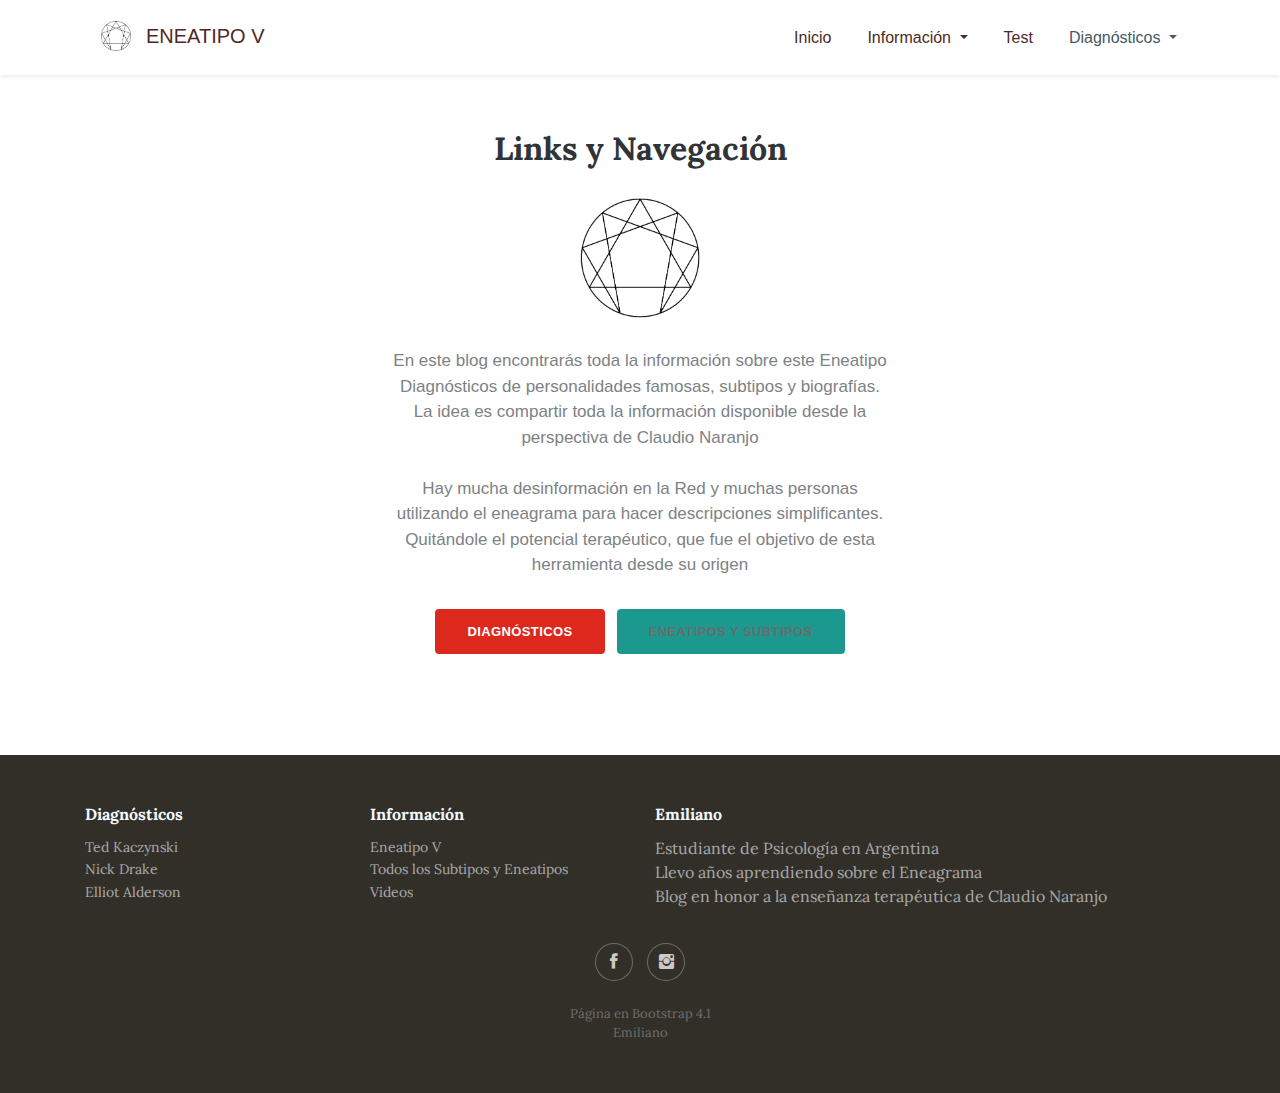
<file: index.html>
<!DOCTYPE html>
<html>

<head>
    <meta charset="utf-8">
    <meta name="viewport" content="width=device-width, initial-scale=1.0, shrink-to-fit=no">
    <title>Eneatipo V | Blog sobre Eneagrama</title>
    <meta name="description" content="Blog sobre el Eneatipo Cinco y el Eneagrama según Claudio Naranjo">
    <link rel="stylesheet" href="assets/bootstrap/css/bootstrap.min.css">
    <link rel="stylesheet" href="assets/fonts/ionicons.min.css">
    <link rel="stylesheet" href="https://fonts.googleapis.com/css?family=Lora">
    <link rel="stylesheet" href="assets/css/styles.min.css">
</head>

<body>
    <nav class="navbar navbar-light navbar-expand-md shadow-sm navigation-clean" style="background-color: rgb(255,255,255);">
        <div class="container"><a class="navbar-brand" href="#" style="color: rgb(79,41,38);font-weight: normal;font-style: normal;margin: 0px 16px;"><img src="assets/img/asdasda22222.png" style="width: 30px;margin: 0px 15px 3px 0px;">ENEATIPO V<br></a><button class="navbar-toggler"
                data-toggle="collapse" data-target="#navcol-1"><span class="sr-only">Toggle navigation</span><span class="navbar-toggler-icon"></span></button>
            <div class="collapse navbar-collapse" id="navcol-1">
                <ul class="nav navbar-nav ml-auto">
                    <li class="nav-item" role="presentation"><a class="nav-link active" href="#" style="color: rgb(79,41,38);">Inicio</a></li>
                    <li class="dropdown nav-item"><a class="dropdown-toggle nav-link" data-toggle="dropdown" aria-expanded="false" href="#" style="color: rgb(79,41,38);">Información&nbsp;</a>
                        <div class="dropdown-menu" role="menu"><a class="dropdown-item" role="presentation" href="info/eneatipos-completo.html">Todos los Eneatipos y Subtipos</a><a class="dropdown-item" role="presentation" href="info/cinco.html">Eneatipo V</a></div>
                    </li>
                    <li class="nav-item" role="presentation"><a class="nav-link" href="#" style="color: rgb(79,41,38);">Test</a></li>
                    <li class="dropdown nav-item"><a class="dropdown-toggle nav-link" data-toggle="dropdown" aria-expanded="false">Diagnósticos&nbsp;</a>
                        <div class="dropdown-menu" role="menu"><a class="dropdown-item" role="presentation" href="articles/kaczynski.html">Ted Kaczynski</a><a class="dropdown-item" role="presentation" href="articles/nick-drake.html">Nick Drake</a><a class="dropdown-item" role="presentation"
                                href="articles/nietzsche.html">Friedrich Nietzsche</a><a class="dropdown-item" role="presentation" href="articles/mr-robot.html">Mr Robot</a><a class="dropdown-item" role="presentation" href="articles/mazzy-star.html">Mazzy Star</a></div>
                    </li>
                </ul>
            </div>
        </div>
    </nav>
    <div class="highlight-clean">
        <div class="container">
            <div class="intro">
                <h2 class="text-center" style="font-family: Lora, serif;">Links y Navegación</h2><img class="d-flex mx-auto" src="assets/img/logo.png" style="height: 120px;margin-bottom: 30px;">
                <p class="text-center" style="font-size: 17px;">En este blog encontrarás toda la información sobre este Eneatipo<br>Diagnósticos de personalidades famosas, subtipos y biografías. La idea es compartir toda la información disponible desde la perspectiva de Claudio Naranjo<br><br>Hay mucha
                    desinformación en la Red y muchas personas utilizando el eneagrama para hacer descripciones simplificantes. Quitándole el potencial terapéutico, que fue el objetivo de esta herramienta desde su origen</p>
            </div>
            <div class="buttons"><button class="btn btn-light" type="button" style="background-color: rgb(218,18,5);color: rgb(255,255,255);">diagnósticos</button><a class="btn btn-primary" role="button" href="#" style="background-color: rgb(210,210,210);color: rgb(91,91,91);">eneatipos y subtipos</a></div>
        </div>
    </div>
    <div class="footer-dark" style="background-color: rgb(50,46,40);margin-top: 45px;font-family: Lora, serif;">
        <footer>
            <div class="container">
                <div class="row">
                    <div class="col-sm-6 col-md-3 item">
                        <h3>Diagnósticos</h3>
                        <ul>
                            <li><a href="#">Ted Kaczynski</a></li>
                            <li><a href="#">Nick Drake</a></li>
                            <li><a href="#">Elliot Alderson</a></li>
                        </ul>
                    </div>
                    <div class="col-sm-6 col-md-3 item">
                        <h3>Información</h3>
                        <ul>
                            <li><a href="#">Eneatipo V</a></li>
                            <li><a href="#">Todos los Subtipos y Eneatipos</a></li>
                            <li><a href="#">Videos</a></li>
                        </ul>
                    </div>
                    <div class="col-md-6 item text">
                        <h3>Emiliano</h3>
                        <p>Estudiante de Psicología en Argentina<br>Llevo años aprendiendo sobre el Eneagrama<br>Blog en honor a la enseñanza terapéutica de Claudio Naranjo</p>
                    </div>
                    <div class="col item social"><a href="#"><i class="icon ion-social-facebook"></i></a><a href="#"><i class="icon ion-social-instagram"></i></a></div>
                </div>
                <p class="copyright">Página en Bootstrap 4.1<br>Emiliano</p>
            </div>
        </footer>
    </div>
    <script src="assets/js/jquery.min.js"></script>
    <script src="assets/bootstrap/js/bootstrap.min.js"></script>
</body>

</html>
</file>
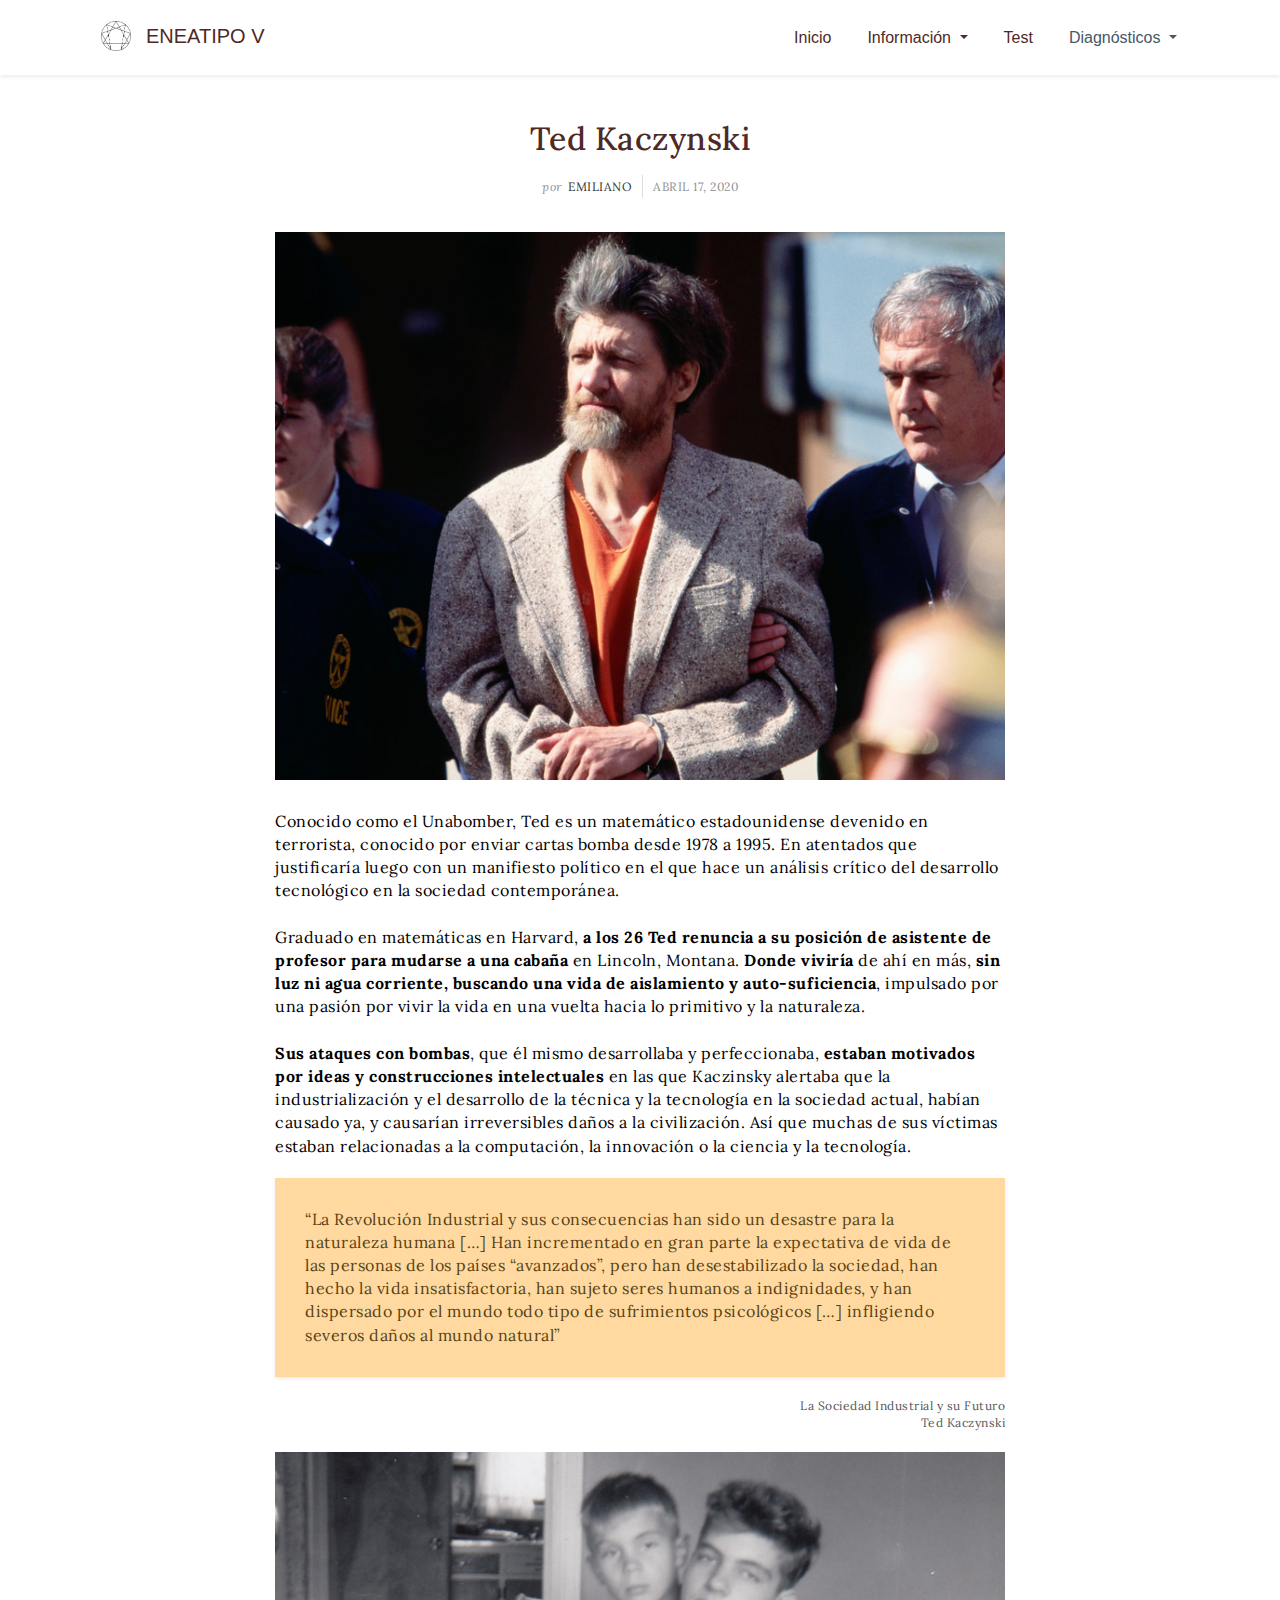
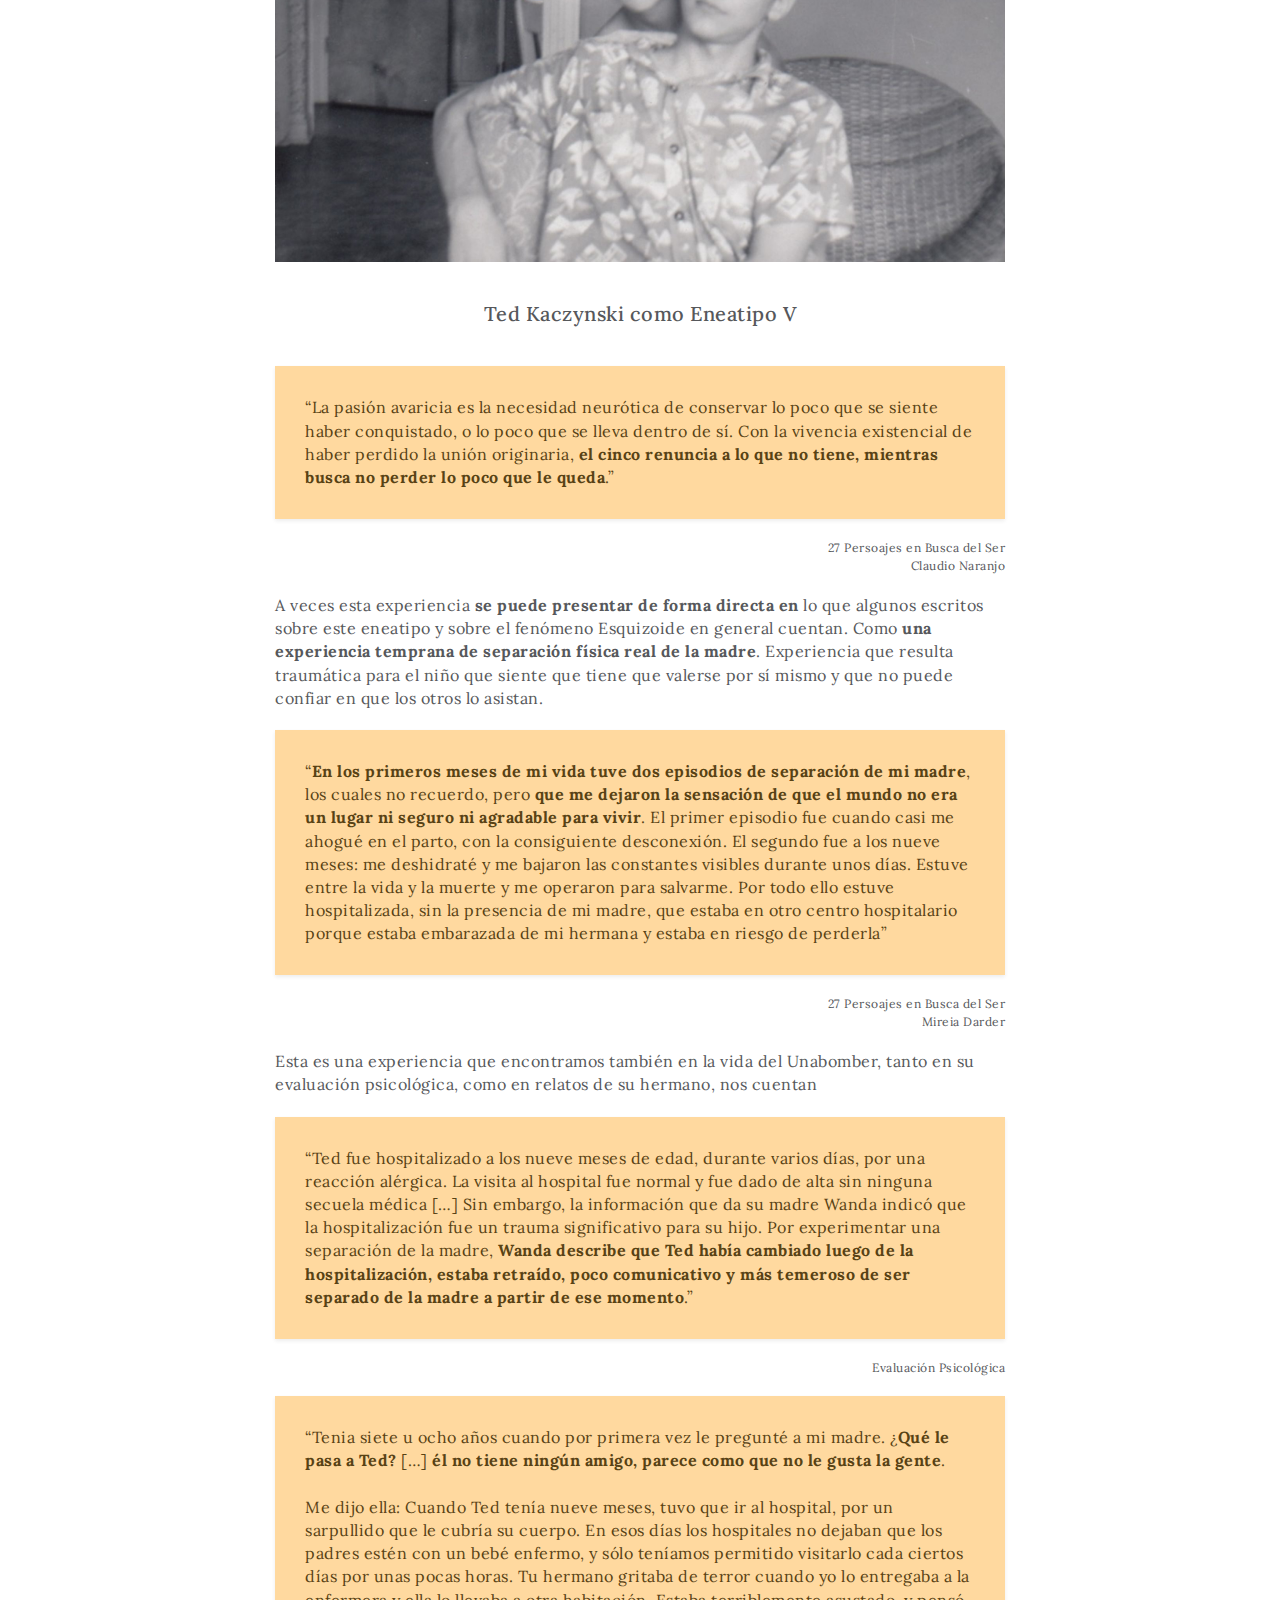
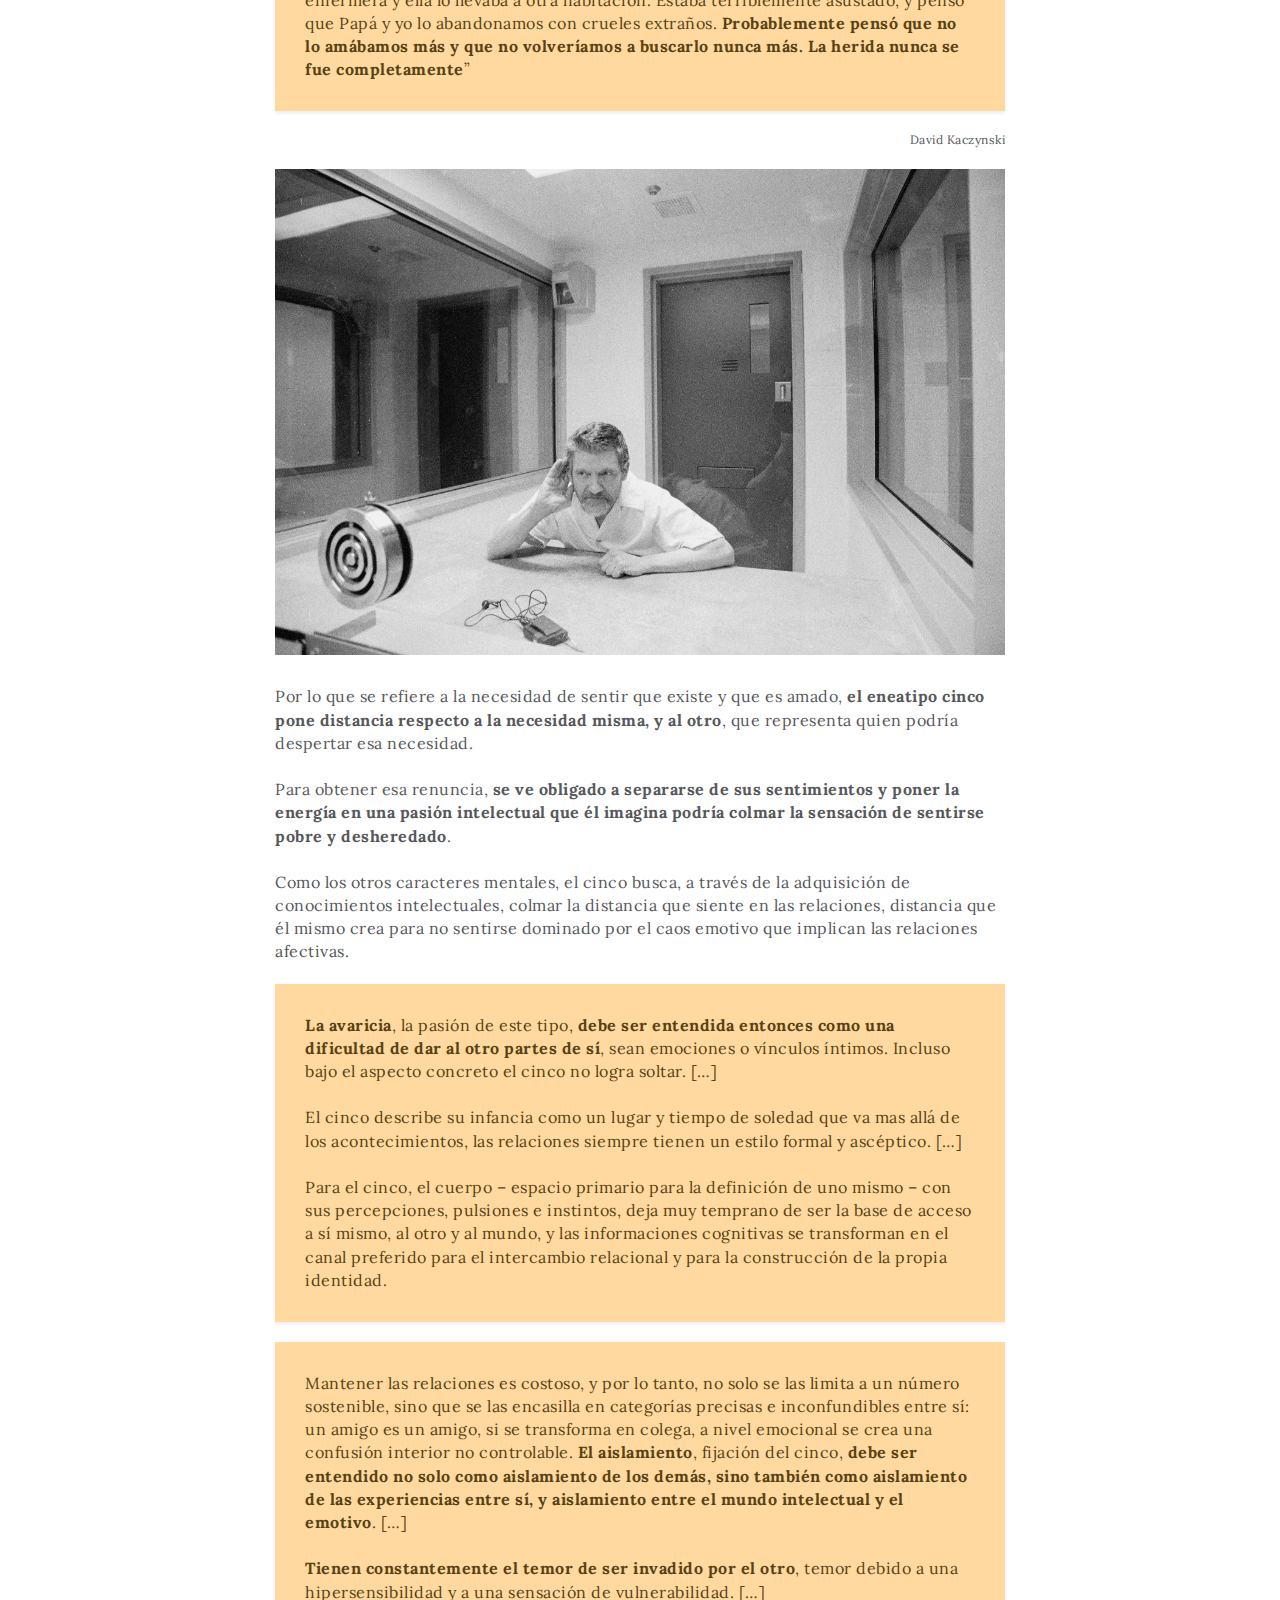
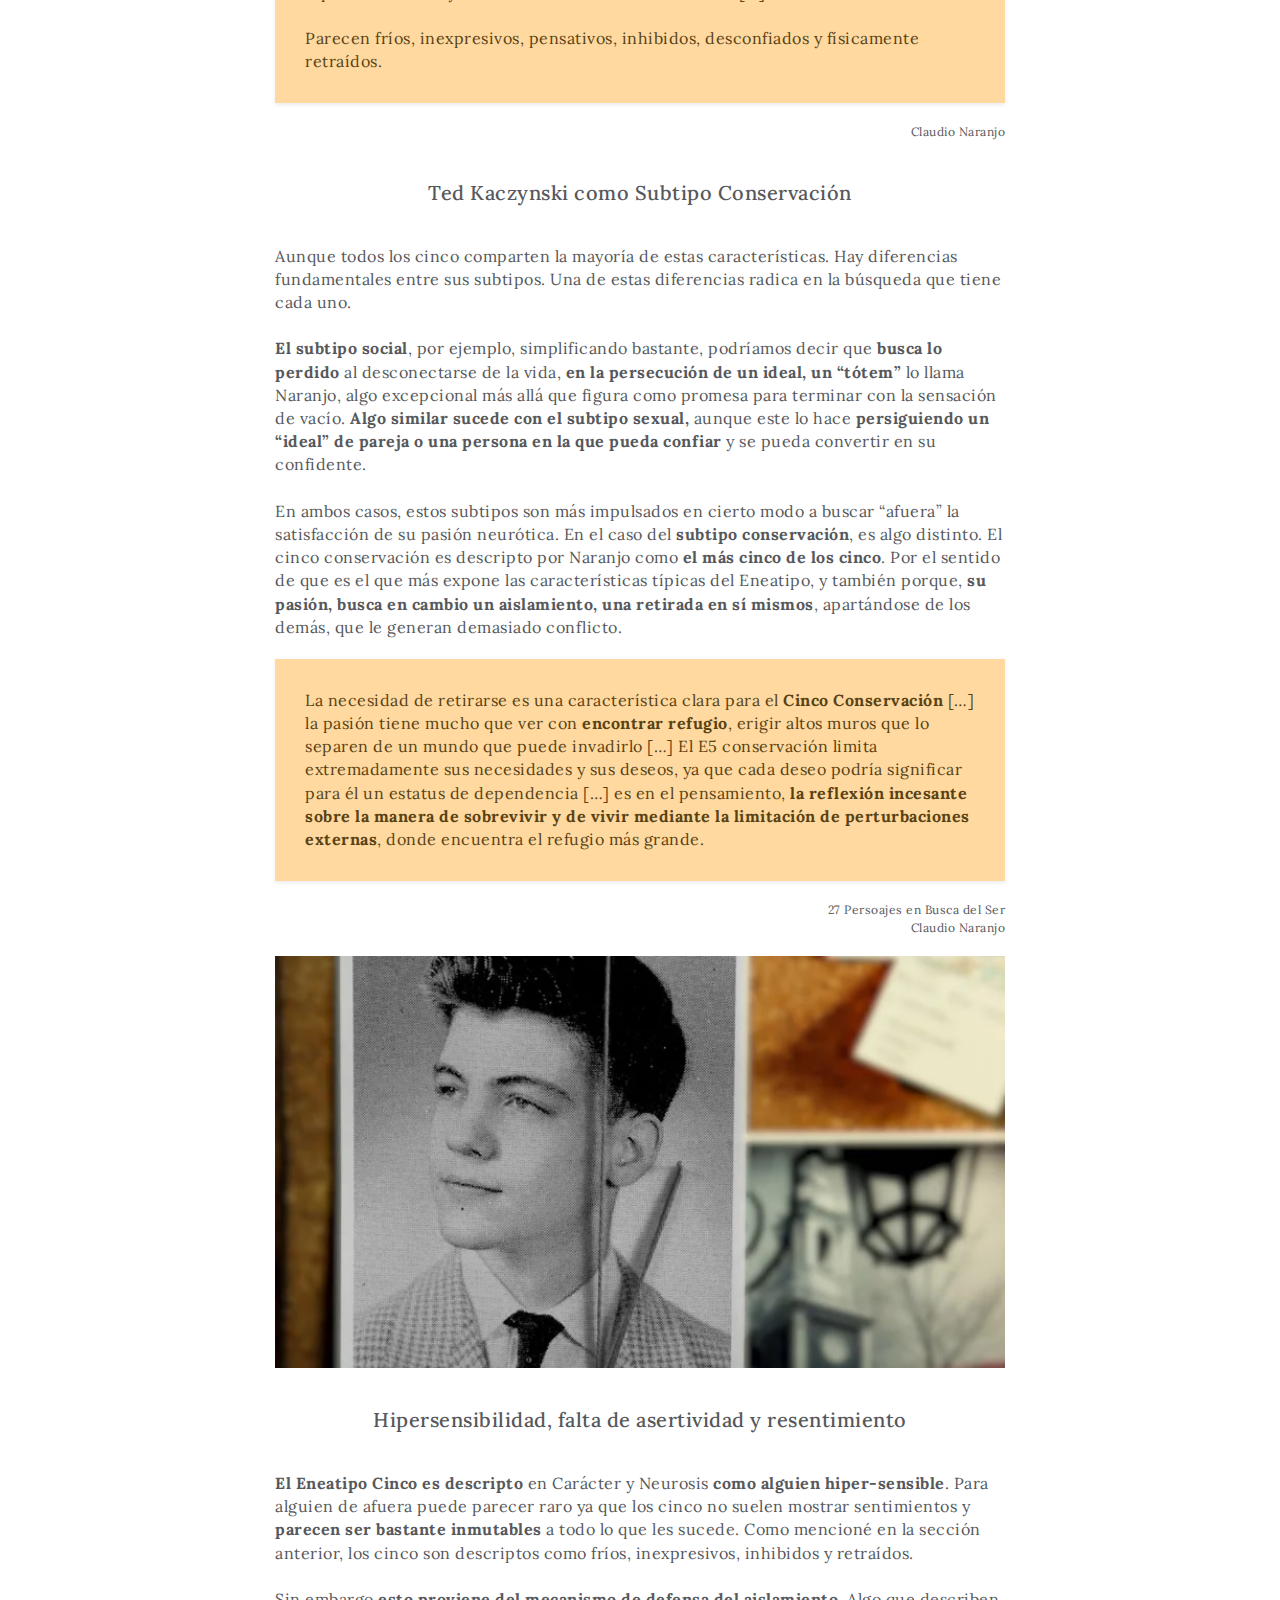
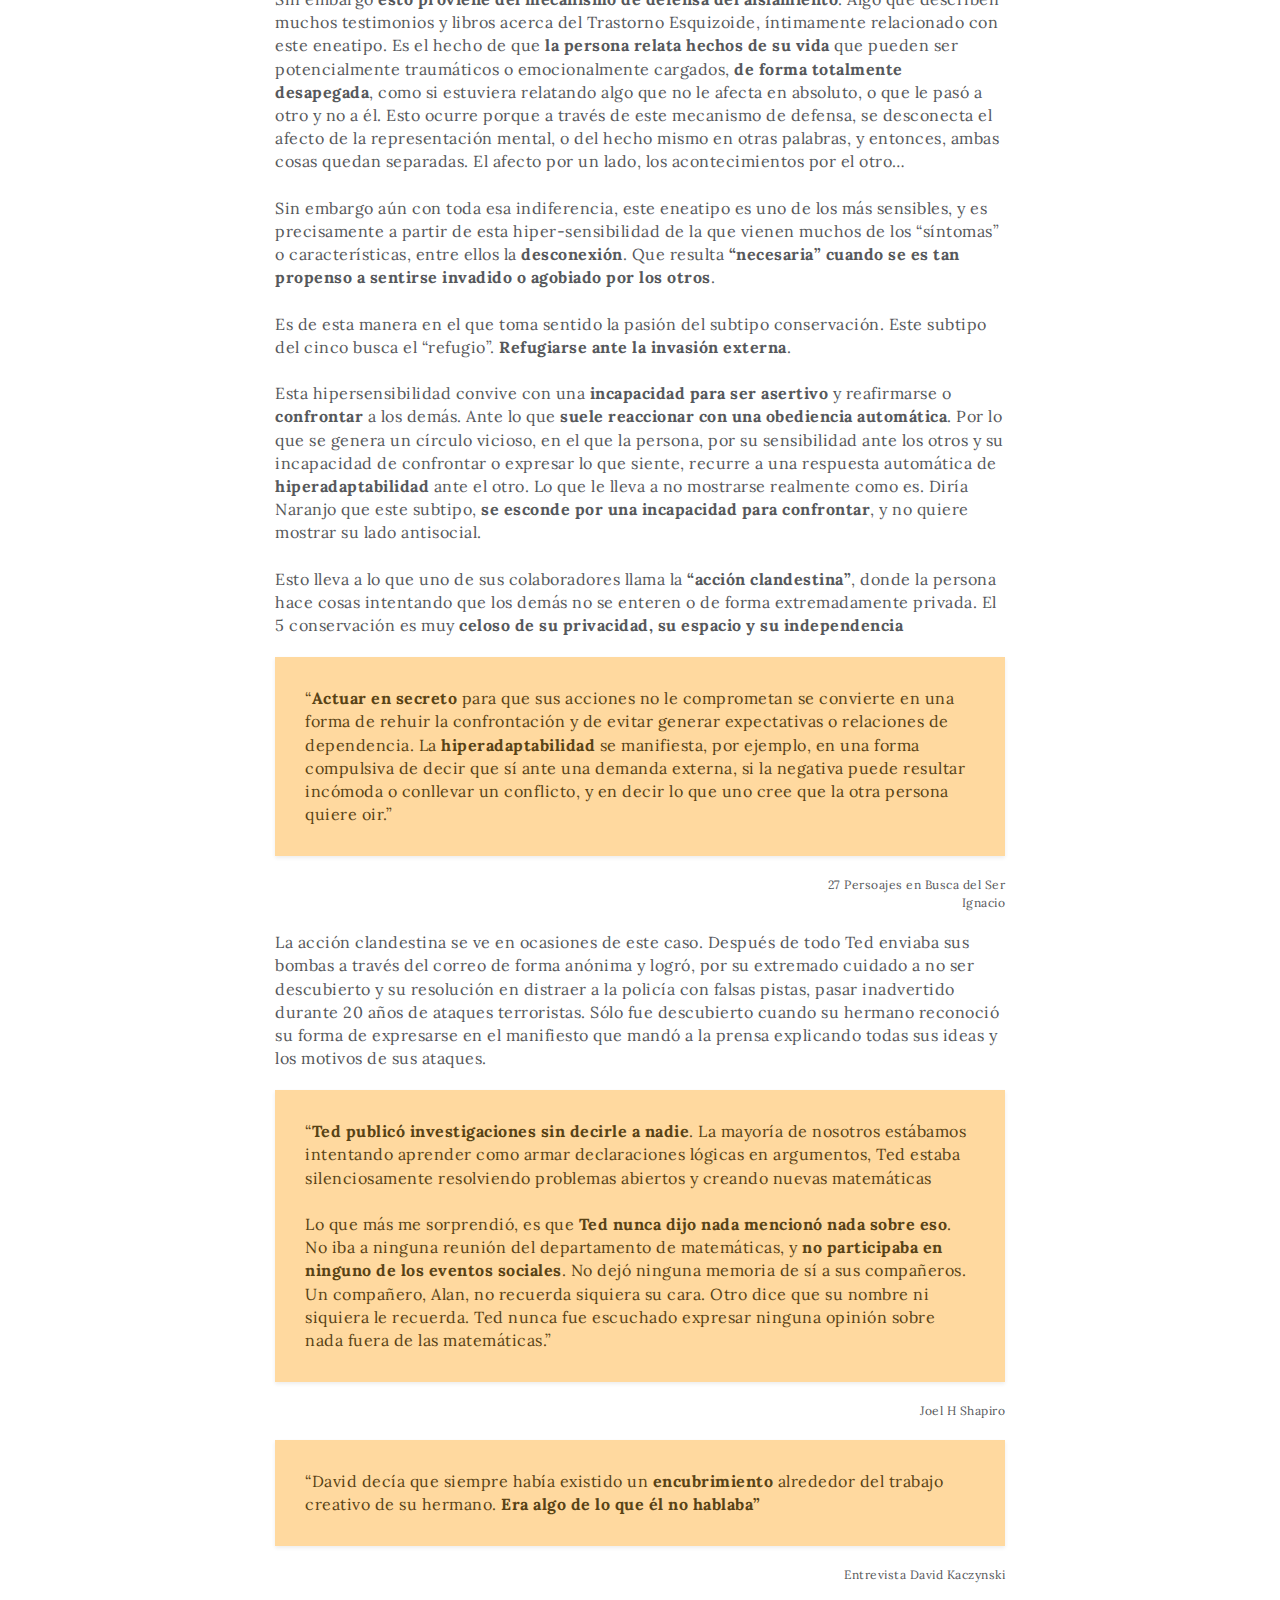
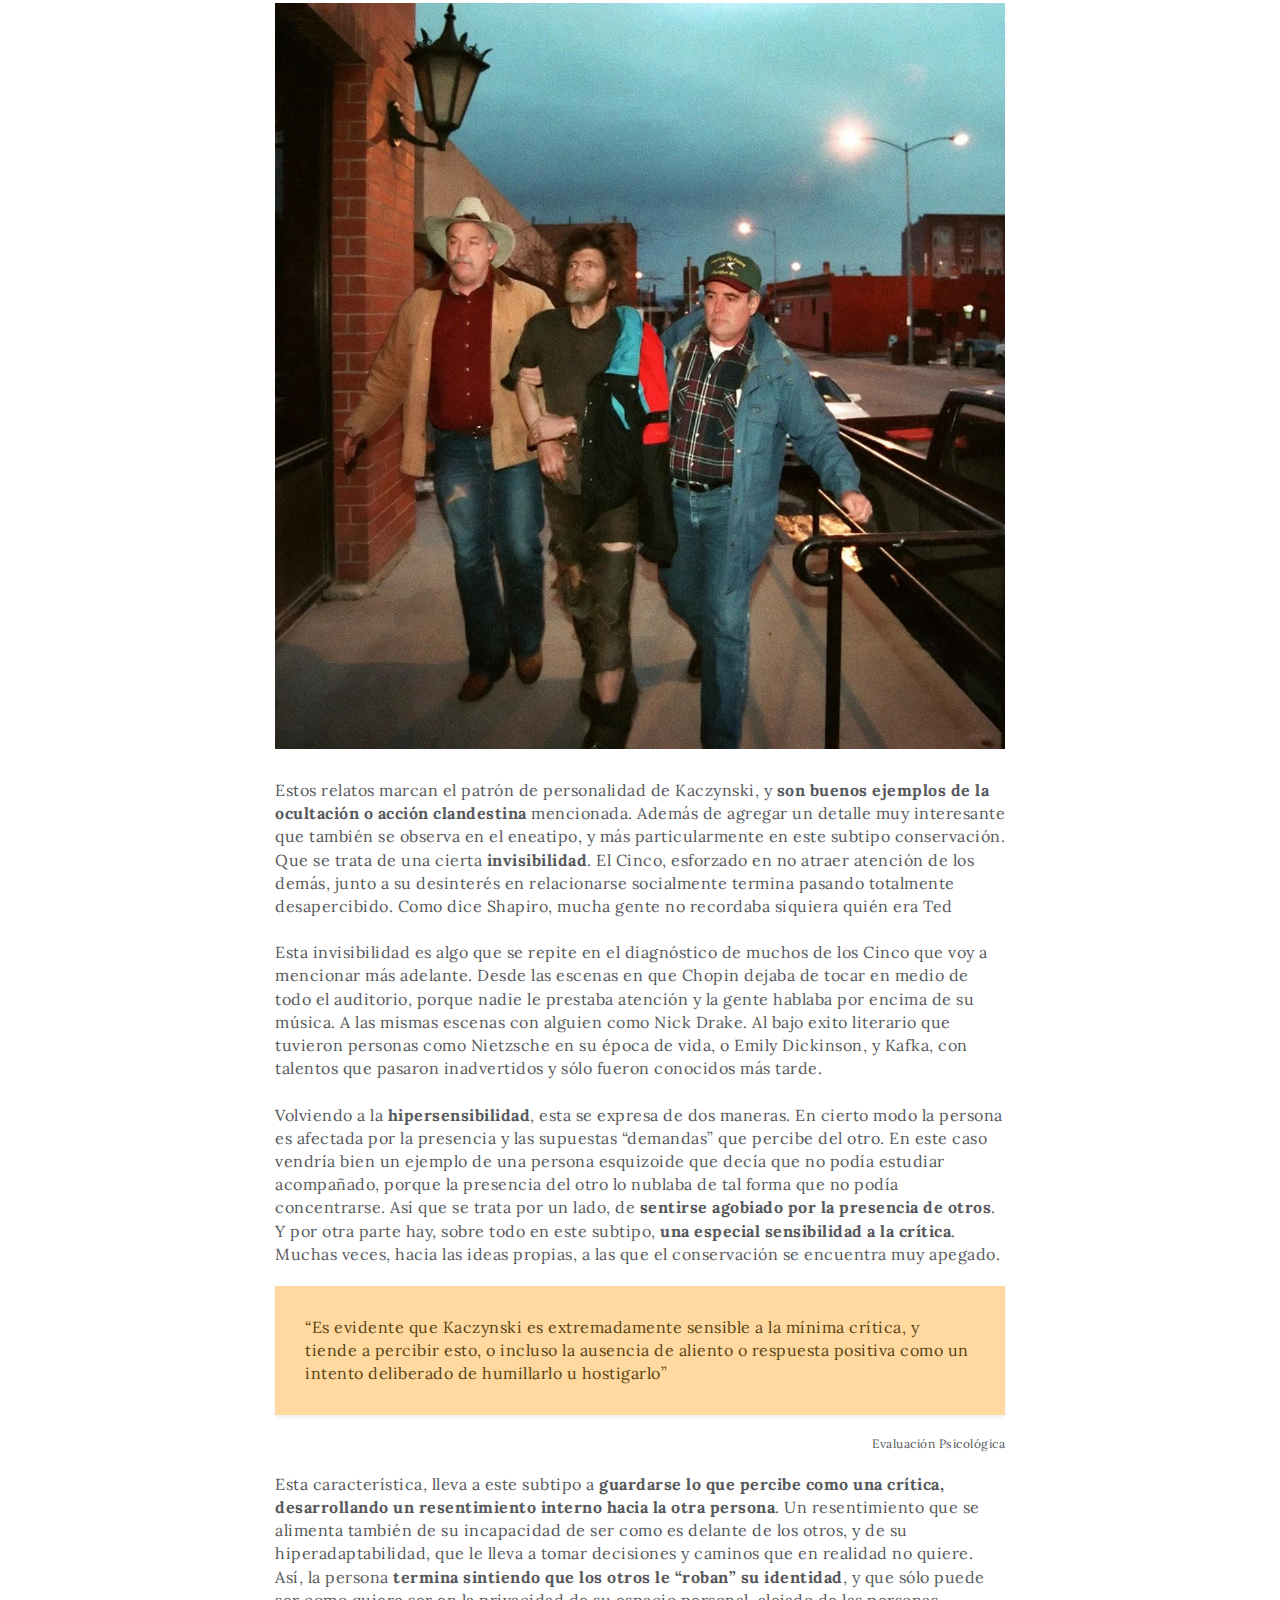
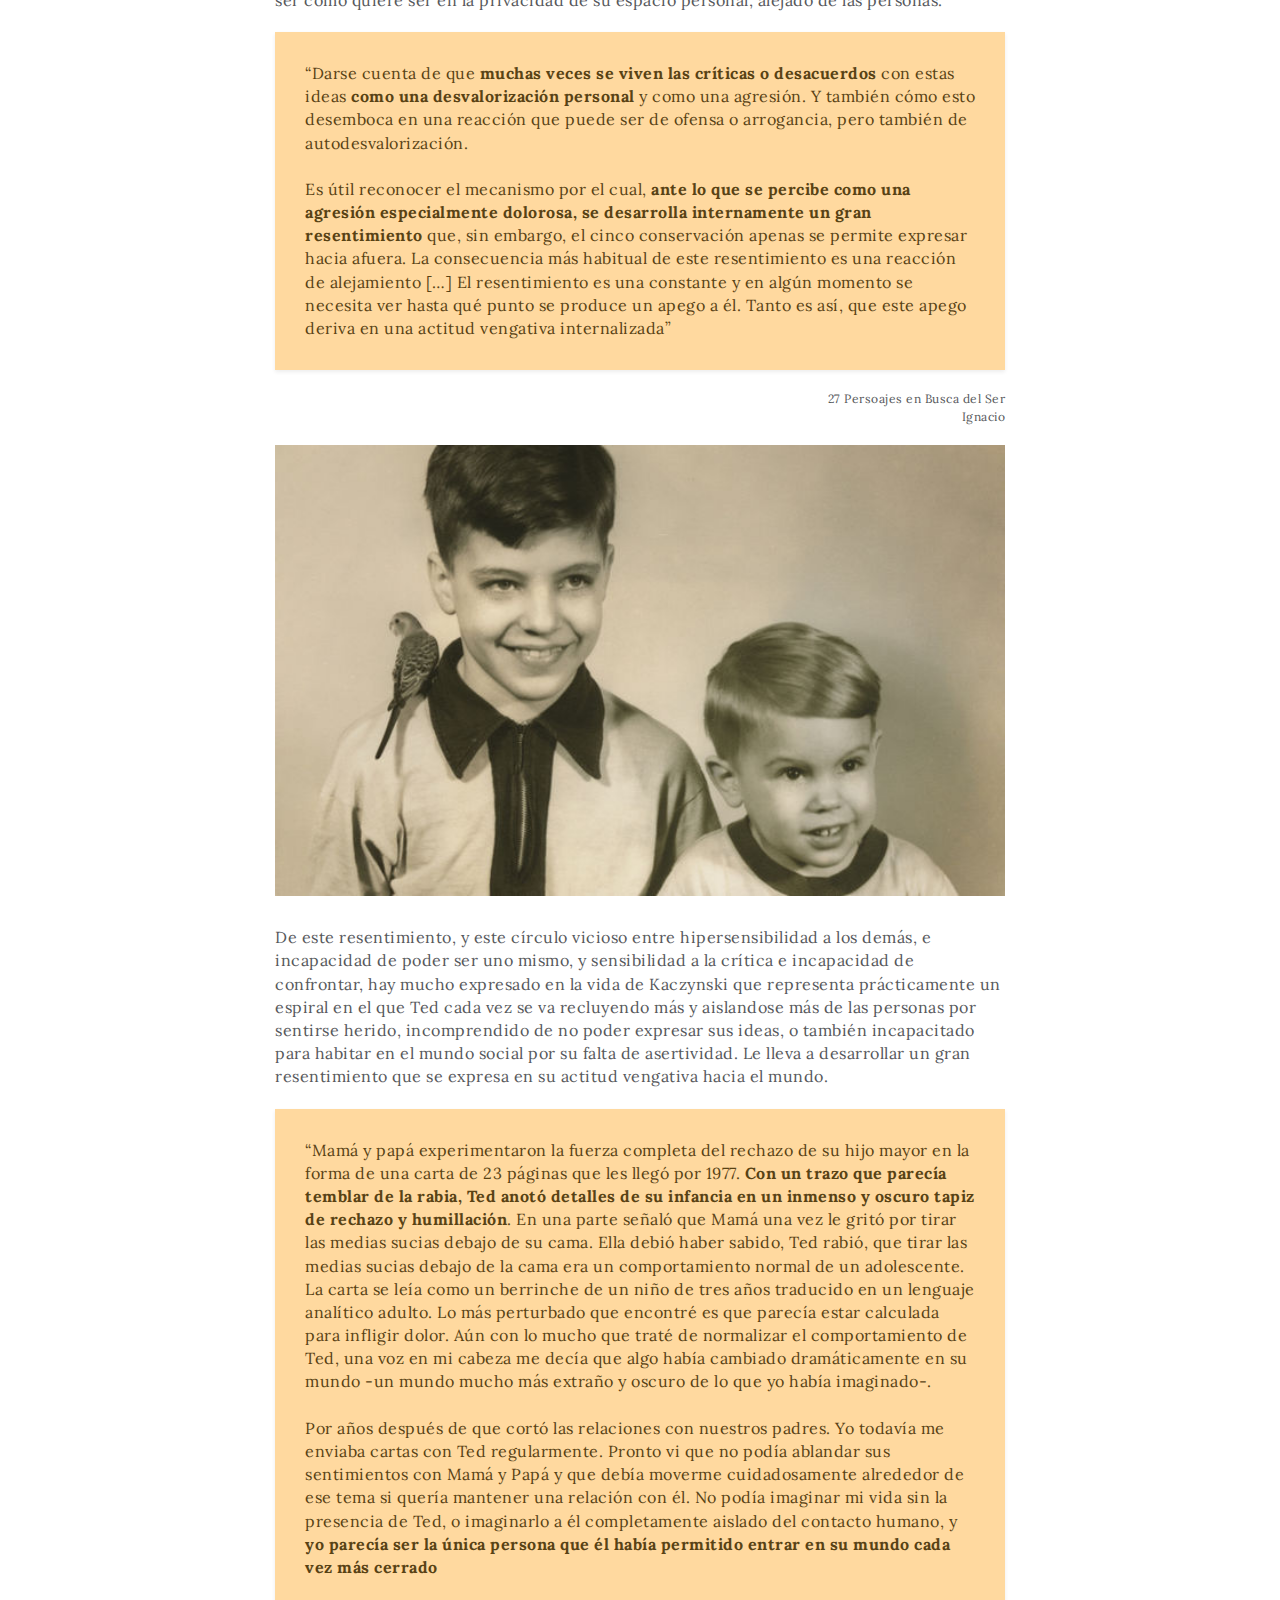
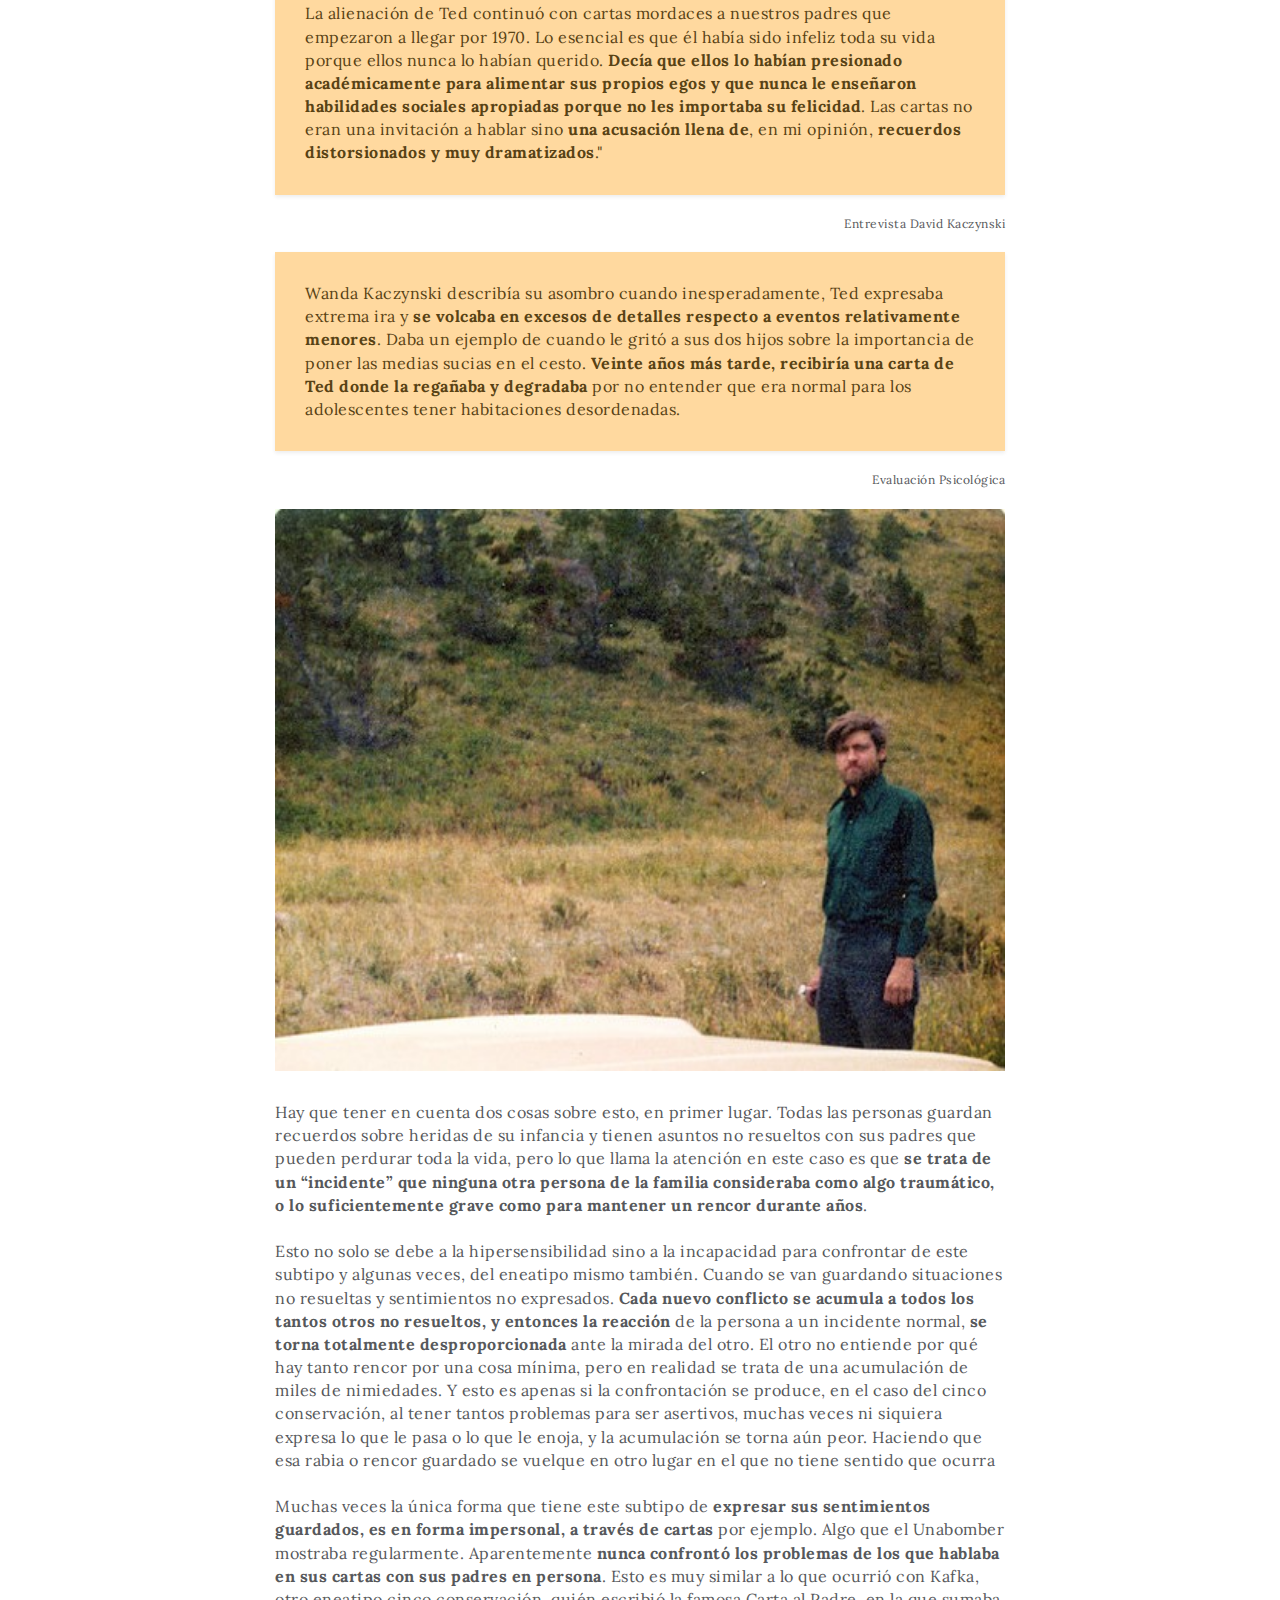
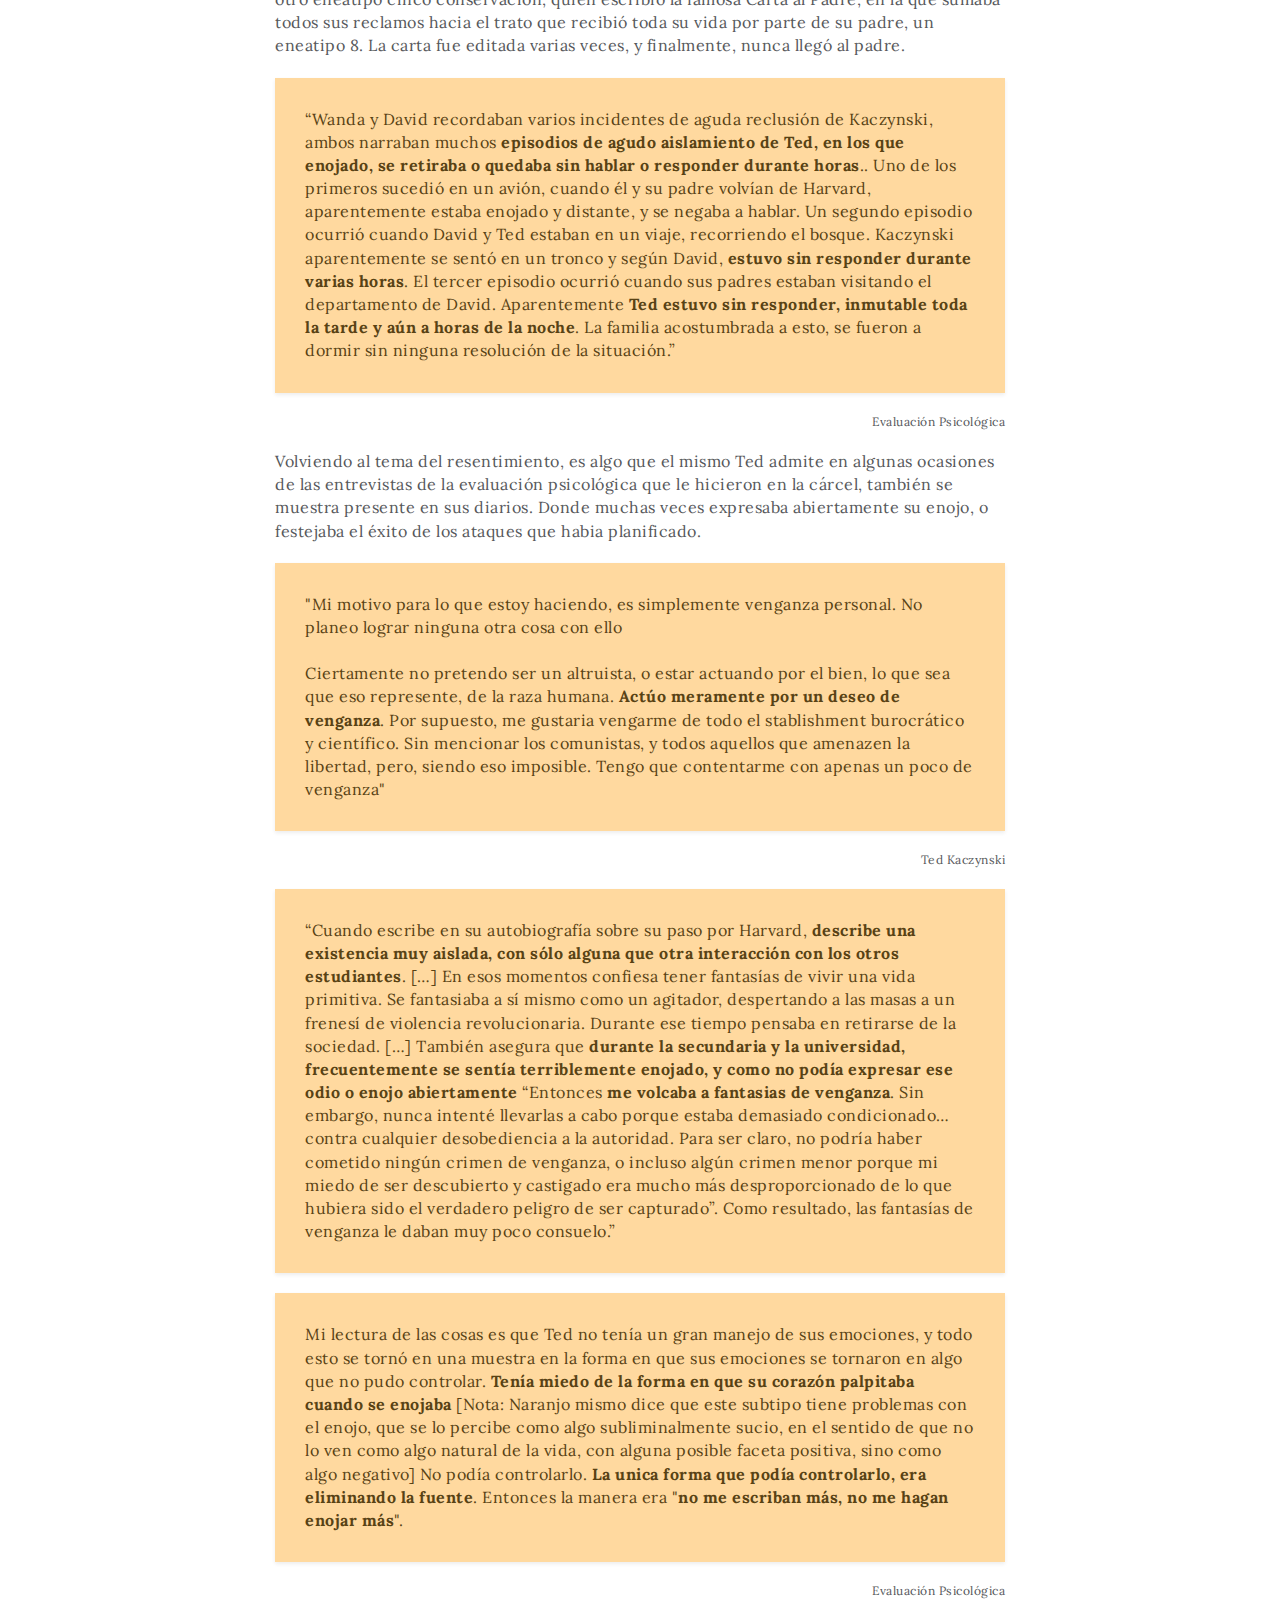
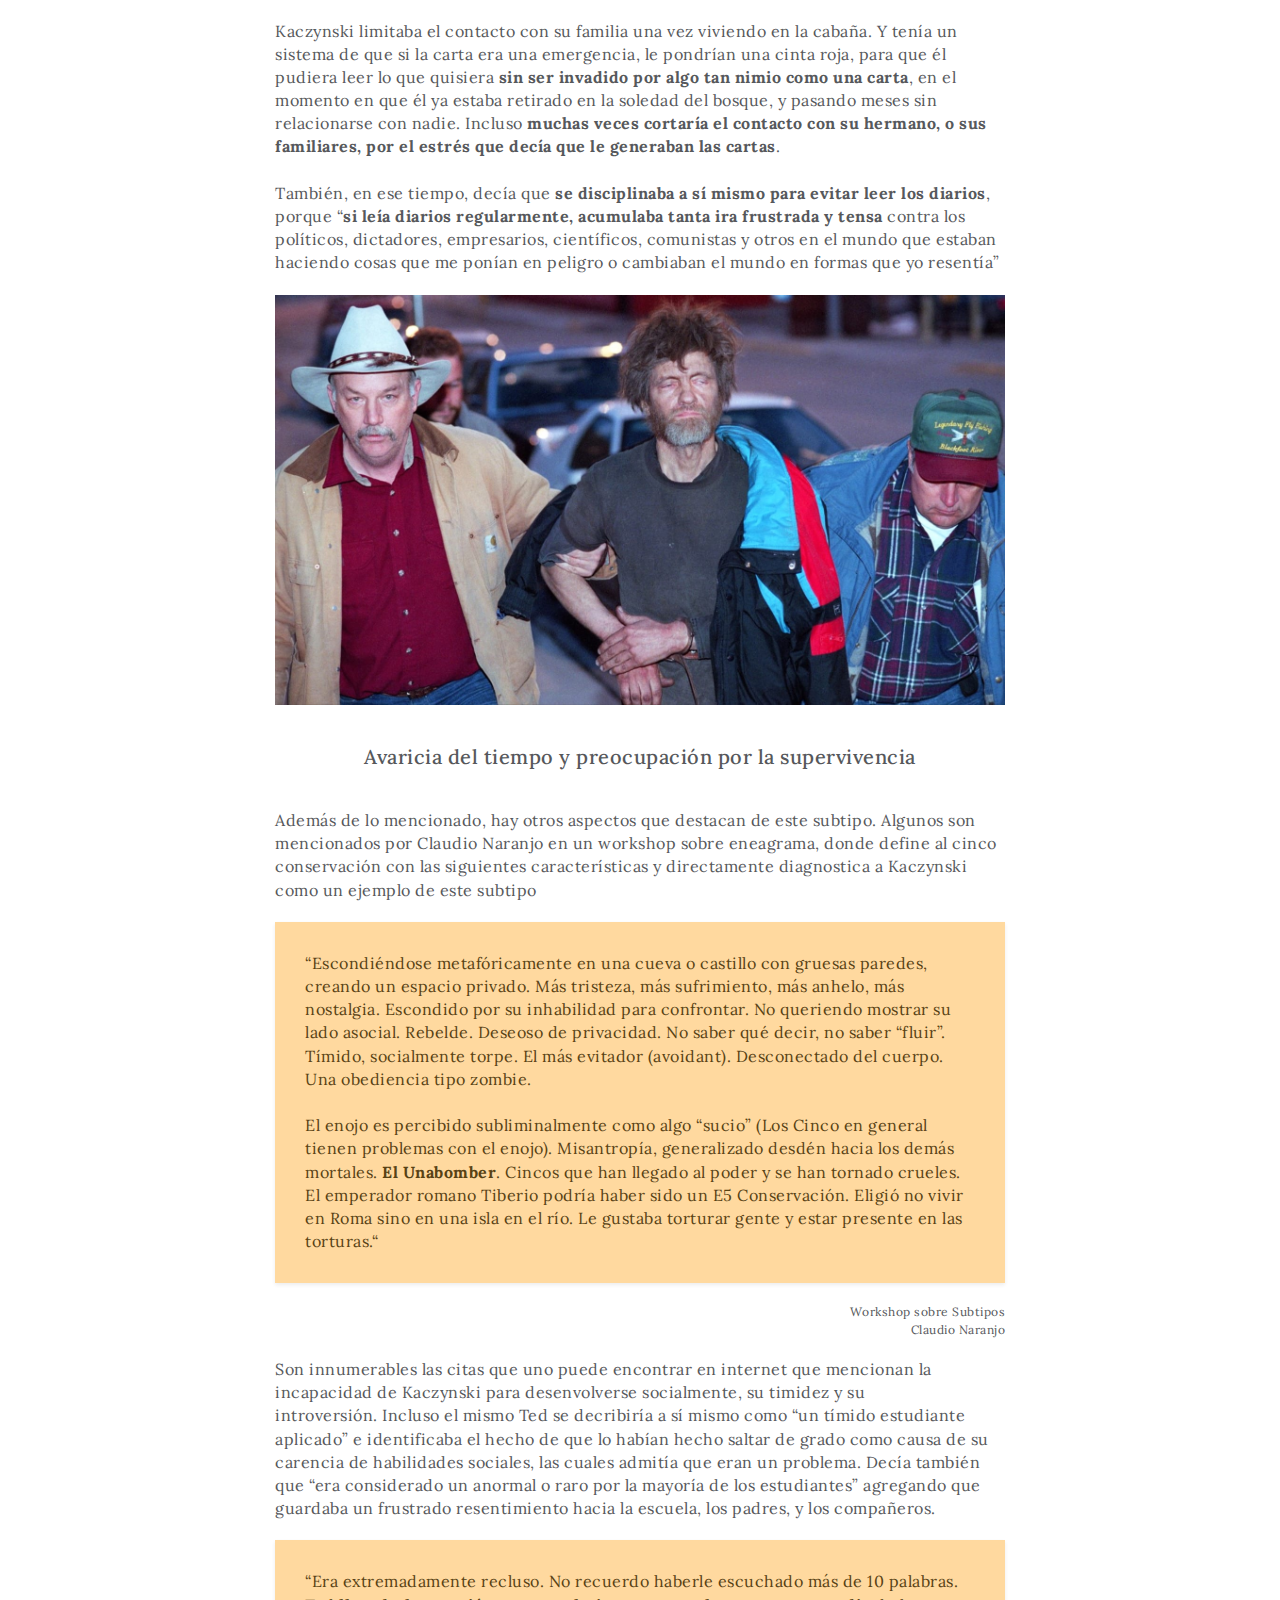
<file: articles/kaczynski.html>
<!DOCTYPE html>
<html>

<head>
    <meta charset="utf-8">
    <meta name="viewport" content="width=device-width, initial-scale=1.0, shrink-to-fit=no">
    <title>Eneatipo V | Ted Kaczynski</title>
    <meta name="description" content="Diagnóstico de Ted Kaczynski como Eneatipo V">
    <link rel="stylesheet" href="../assets/bootstrap/css/bootstrap.min.css">
    <link rel="stylesheet" href="../assets/fonts/ionicons.min.css">
    <link rel="stylesheet" href="https://fonts.googleapis.com/css?family=Lora">
    <link rel="stylesheet" href="../assets/css/styles.min.css">
</head>

<body>
    <div>
        <nav class="navbar navbar-light navbar-expand-md shadow-sm navigation-clean" style="background-color: rgb(255,255,255);">
            <div class="container"><a class="navbar-brand" href="#" style="color: rgb(79,41,38);font-weight: normal;font-style: normal;margin: 0px 16px;"><img src="../assets/img/asdasda22222.png" style="width: 30px;margin: 0px 15px 3px 0px;">ENEATIPO V<br></a><button class="navbar-toggler"
                    data-toggle="collapse" data-target="#navcol-1"><span class="sr-only">Toggle navigation</span><span class="navbar-toggler-icon"></span></button>
                <div class="collapse navbar-collapse" id="navcol-1">
                    <ul class="nav navbar-nav ml-auto">
                        <li class="nav-item" role="presentation"><a class="nav-link active" href="#" style="color: rgb(79,41,38);">Inicio</a></li>
                        <li class="dropdown nav-item"><a class="dropdown-toggle nav-link" data-toggle="dropdown" aria-expanded="false" href="#" style="color: rgb(79,41,38);">Información&nbsp;</a>
                            <div class="dropdown-menu" role="menu"><a class="dropdown-item" role="presentation" href="../info/eneatipos-completo.html">Todos los Eneatipos y Subtipos</a><a class="dropdown-item" role="presentation" href="../info/cinco.html">Eneatipo V</a></div>
                        </li>
                        <li class="nav-item" role="presentation"><a class="nav-link" href="#" style="color: rgb(79,41,38);">Test</a></li>
                        <li class="dropdown nav-item"><a class="dropdown-toggle nav-link" data-toggle="dropdown" aria-expanded="false">Diagnósticos&nbsp;</a>
                            <div class="dropdown-menu" role="menu"><a class="dropdown-item" role="presentation" href="../articles/kaczynski.html">Ted Kaczynski</a><a class="dropdown-item" role="presentation" href="../articles/nick-drake.html">Nick Drake</a><a class="dropdown-item" role="presentation"
                                    href="../articles/nietzsche.html">Friedrich Nietzsche</a><a class="dropdown-item" role="presentation" href="../articles/mr-robot.html">Mr Robot</a><a class="dropdown-item" role="presentation" href="../articles/mazzy-star.html">Mazzy Star</a></div>
                        </li>
                    </ul>
                </div>
            </div>
        </nav>
    </div>
    <div class="article-clean" style="background-color: rgb(255,255,255);">
        <div class="container">
            <div class="row" style="letter-spacing: 0.5px;">
                <div class="col-lg-10 col-xl-8 offset-lg-1 offset-xl-2">
                    <div class="intro">
                        <h1 class="text-center" style="color: rgb(79,41,38);">Ted Kaczynski</h1>
                        <p class="text-center"><span class="by">por</span> <a href="#">Emiliano</a><span class="date">ABRIL 17, 2020</span></p><img class="img-fluid" src="../assets/img/Kaczynski-3.jpg" style="width: 100%;"></div>
                    <div class="text">
                        <p class="text-left" style="color: rgb(0,0,0);font-family: Lora, serif;letter-spacing: 0.5px;">Conocido como el Unabomber, Ted es un matemático estadounidense devenido en terrorista, conocido por enviar cartas bomba desde 1978 a 1995. En atentados que justificaría luego con un manifiesto político en el que hace un análisis
                            crítico del desarrollo tecnológico en la sociedad contemporánea.&nbsp;<br><br>Graduado en matemáticas en Harvard, <strong>a los 26 Ted renuncia a su posición de asistente de profesor para mudarse a una cabaña</strong> en Lincoln,
                            Montana. <strong>Donde viviría</strong> de ahí en más, <strong>sin luz ni agua corriente, buscando una vida de aislamiento y auto-suficiencia</strong>, impulsado por una pasión por vivir la vida en una vuelta hacia lo primitivo
                            y la naturaleza.<br><br><strong>Sus ataques con bombas</strong>, que él mismo desarrollaba y perfeccionaba, <strong>estaban motivados por ideas y construcciones intelectuales </strong>en las que Kaczinsky alertaba que la industrialización
                            y el desarrollo de la técnica y la tecnología en la sociedad actual, habían causado ya, y causarían irreversibles daños a la civilización. Así que muchas de sus víctimas estaban relacionadas a la computación, la innovación
                            o la ciencia y la tecnología.</p>
                        <p class="text-left shadow-sm" style="background-color: #ffd99f;padding: 30px;color: rgb(88,66,20);font-weight: normal;">“La Revolución Industrial y sus consecuencias han sido un desastre para la naturaleza humana […] Han incrementado en gran parte la expectativa de vida de las personas de los países “avanzados”, pero han desestabilizado la sociedad,
                            han hecho la vida insatisfactoria, han sujeto seres humanos a indignidades, y han dispersado por el mundo todo tipo de sufrimientos psicológicos […] infligiendo severos daños al mundo natural”</p>
                        <p class="text-right" style="font-size: 12px;">La Sociedad Industrial y su Futuro<br>Ted Kaczynski<br></p><img src="../assets/img/Kaczynski-1.jpg" style="max-width: 100%;width: 100%;">
                        <h5 class="text-center" style="margin-top: 40px;margin-bottom: 40px;">Ted Kaczynski como Eneatipo V</h5>
                        <p class="text-left shadow-sm" style="background-color: #ffd99f;padding: 30px;color: rgb(88,66,20);">“La pasión avaricia es la necesidad neurótica de conservar lo poco que se siente haber conquistado, o lo poco que se lleva dentro de sí. Con la vivencia existencial de haber perdido la unión originaria, <strong>el cinco renuncia a lo que no tiene, mientras busca no perder lo poco que le queda</strong>.”</p>
                        <p
                            class="text-right" style="font-size: 12px;">27 Persoajes en Busca del Ser<br>Claudio Naranjo<br></p>
                            <p></p>
                            <p>A veces esta experiencia <strong>se puede presentar de forma directa en</strong> lo que algunos escritos sobre este eneatipo y sobre el fenómeno Esquizoide en general cuentan. Como <strong>una experiencia temprana de separación física real de la madre</strong>.
                                Experiencia que resulta traumática para el niño que siente que tiene que valerse por sí mismo y que no puede confiar en que los otros lo asistan.</p>
                            <p class="text-left shadow-sm" style="background-color: #ffd99f;padding: 30px;color: rgb(88,66,20);">“<strong>En los primeros meses de mi vida tuve dos episodios de separación de mi madre</strong>, los cuales no recuerdo, pero <strong>que me dejaron la sensación de que el mundo no era un lugar ni seguro ni agradable para vivir</strong>.
                                El primer episodio fue cuando casi me ahogué en el parto, con la consiguiente desconexión. El segundo fue a los nueve meses: me deshidraté y me bajaron las constantes visibles durante unos días. Estuve entre la vida y la
                                muerte y me operaron para salvarme. Por todo ello estuve hospitalizada, sin la presencia de mi madre, que estaba en otro centro hospitalario porque estaba embarazada de mi hermana y estaba en riesgo de perderla”</p>
                            <p class="text-right"
                                style="font-size: 12px;">27 Persoajes en Busca del Ser<br>Mireia Darder<br></p>
                            <p>Esta es una experiencia que encontramos también en la vida del Unabomber, tanto en su evaluación psicológica, como en relatos de su hermano, nos cuentan<br></p>
                            <p class="text-left shadow-sm" style="background-color: #ffd99f;padding: 30px;color: rgb(88,66,20);">“Ted fue hospitalizado a los nueve meses de edad, durante varios días, por una reacción alérgica. La visita al hospital fue normal y fue dado de alta sin ninguna secuela médica […] Sin embargo, la información que da su madre
                                Wanda indicó que la hospitalización fue un trauma significativo para su hijo. Por experimentar una separación de la madre, <strong>Wanda describe que Ted había cambiado luego de la hospitalización, estaba retraído, poco comunicativo y más temeroso de ser separado de la madre a partir de ese momento</strong>.”</p>
                            <p
                                class="text-right" style="font-size: 12px;">Evaluación Psicológica<br></p>
                                <p class="text-left shadow-sm" style="background-color: #ffd99f;padding: 30px;color: rgb(88,66,20);">“Tenia siete u ocho años cuando por primera vez le pregunté a mi madre. ¿<strong>Qué le pasa a Ted? </strong>[…] <strong>él no tiene ningún amigo, parece como que no le gusta la gente</strong>.<br><br>Me dijo ella: Cuando
                                    Ted tenía nueve meses, tuvo que ir al hospital, por un sarpullido que le cubría su cuerpo. En esos días los hospitales no dejaban que los padres estén con un bebé enfermo, y sólo teníamos permitido visitarlo cada ciertos
                                    días por unas pocas horas. Tu hermano gritaba de terror cuando yo lo entregaba a la enfermera y ella lo llevaba a otra habitación. Estaba terriblemente asustado, y pensó que Papá y yo lo abandonamos con crueles extraños.
                                    <strong>Probablemente pensó que no lo amábamos más y que no volveríamos a buscarlo nunca más. La herida nunca se fue completamente</strong>”<br></p>
                                <p class="text-right" style="font-size: 12px;">David Kaczynski<br></p><img src="../assets/img/Kaczynski-9.jpg" style="width: 100%;margin-bottom: 30px;">
                                <p>Por lo que se refiere a la necesidad de sentir que existe y que es amado, <strong>el eneatipo cinco pone distancia respecto a la necesidad misma, y al otro</strong>, que representa quien podría despertar esa necesidad.<br><br>Para
                                    obtener esa renuncia, <strong>se ve obligado a separarse de sus sentimientos y poner la energía en una pasión intelectual que él imagina podría colmar la sensación de sentirse pobre y desheredado</strong>.<br><br>Como
                                    los otros caracteres mentales, el cinco busca, a través de la adquisición de conocimientos intelectuales, colmar la distancia que siente en las relaciones, distancia que él mismo crea para no sentirse dominado por el
                                    caos emotivo que implican las relaciones afectivas.<br></p>
                                <p class="text-left shadow-sm" style="background-color: #ffd99f;padding: 30px;color: rgb(88,66,20);"><strong>La avaricia</strong>, la pasión de este tipo, <strong>debe ser entendida entonces como una dificultad de dar al otro partes de sí</strong>, sean emociones o vínculos íntimos. Incluso bajo el aspecto concreto el
                                    cinco no logra soltar. […]<br><br>El cinco describe su infancia como un lugar y tiempo de soledad que va mas allá de los acontecimientos, las relaciones siempre tienen un estilo formal y ascéptico. […]<br><br>Para el
                                    cinco, el cuerpo – espacio primario para la definición de uno mismo – con sus percepciones, pulsiones e instintos, deja muy temprano de ser la base de acceso a sí mismo, al otro y al mundo, y las informaciones cognitivas
                                    se transforman en el canal preferido para el intercambio relacional y para la construcción de la propia identidad.<br></p>
                                <p class="text-left shadow-sm" style="background-color: #ffd99f;padding: 30px;color: rgb(88,66,20);">Mantener las relaciones es costoso, y por lo tanto, no solo se las limita a un número sostenible, sino que se las encasilla en categorías precisas e inconfundibles entre sí: un amigo es un amigo, si se transforma en colega,
                                    a nivel emocional se crea una confusión interior no controlable. <strong>El aislamiento</strong>, fijación del cinco, <strong>debe ser entendido no solo como aislamiento de los demás, sino también como aislamiento de las experiencias entre sí, y aislamiento entre el mundo intelectual y el emotivo</strong>.
                                    […]<br><br><strong>Tienen constantemente el temor de ser invadido por el otro</strong>, temor debido a una hipersensibilidad y a una sensación de vulnerabilidad. […]<br><br>Parecen fríos, inexpresivos, pensativos, inhibidos,
                                    desconfiados y físicamente retraídos.<br></p>
                                <p class="text-right" style="font-size: 12px;">Claudio Naranjo<br></p>
                                <h5 class="text-center" style="margin-top: 40px;margin-bottom: 40px;">Ted Kaczynski como Subtipo Conservación</h5>
                                <p>Aunque todos los cinco comparten la mayoría de estas características. Hay diferencias fundamentales entre sus subtipos. Una de estas diferencias radica en la búsqueda que tiene cada uno.<br><br><strong>El subtipo social</strong>,
                                    por ejemplo, simplificando bastante, podríamos decir que <strong>busca lo perdido</strong> al desconectarse de la vida, <strong>en la persecución de un ideal, un “tótem” </strong>lo llama Naranjo, algo excepcional más
                                    allá que figura como promesa para terminar con la sensación de vacío. <strong>Algo similar sucede con el subtipo sexual, </strong>aunque este lo hace<strong> persiguiendo un “ideal” de pareja o una persona en la que pueda confiar</strong>                                    y se pueda convertir en su confidente. <br><br>En ambos casos, estos subtipos son más impulsados en cierto modo a buscar “afuera” la satisfacción de su pasión neurótica. En el caso del<strong> subtipo conservación</strong>,
                                    es algo distinto. El cinco conservación es descripto por Naranjo como <strong>el más cinco de los cinco</strong>. Por el sentido de que es el que más expone las características típicas del Eneatipo, y también porque,
                                    <strong>su pasión, busca en cambio un aislamiento, una retirada en sí mismos</strong>, apartándose de los demás, que le generan demasiado conflicto.<br></p>
                                <p class="text-left shadow-sm" style="background-color: #ffd99f;padding: 30px;color: rgb(88,66,20);">La necesidad de retirarse es una característica clara para el <strong>Cinco Conservación</strong> […] la pasión tiene mucho que ver con <strong>encontrar&nbsp;refugio</strong>, erigir altos muros que lo separen de un mundo
                                    que puede invadirlo […] El E5 conservación limita extremadamente sus necesidades y sus deseos, ya que cada deseo podría significar para él un estatus de dependencia […] es en el pensamiento, <strong>la reflexión incesante sobre la manera de sobrevivir y de vivir mediante la limitación de perturbaciones externas</strong>,
                                    donde encuentra el refugio más grande.<br></p>
                                <p class="text-right" style="font-size: 12px;">27 Persoajes en Busca del Ser<br>Claudio Naranjo<br></p><img class="d-flex mx-auto" src="../assets/img/Kaczynski-14.jpg" style="width: 100%;">
                                <h5 class="text-center" style="margin-top: 40px;margin-bottom: 40px;">Hipersensibilidad, falta de asertividad y resentimiento</h5>
                                <p><strong>El Eneatipo Cinco es descripto</strong> en Carácter y Neurosis <strong>como alguien hiper-sensible</strong>. Para alguien de afuera puede parecer raro ya que los cinco no suelen mostrar sentimientos y <strong>parecen ser bastante inmutables</strong>                                    a todo lo que les sucede. Como mencioné en la sección anterior, los cinco son descriptos como fríos, inexpresivos, inhibidos y retraídos.<br><br>Sin embargo <strong>esto proviene del mecanismo de defensa del aislamiento</strong>.
                                    Algo que describen muchos testimonios y libros acerca del Trastorno Esquizoide, íntimamente relacionado con este eneatipo. Es el hecho de que <strong>la persona relata hechos de su vida</strong> que pueden ser potencialmente
                                    traumáticos o emocionalmente cargados, <strong>de forma totalmente desapegada</strong>, como si estuviera relatando algo que no le afecta en absoluto, o que le pasó a otro y no a él. Esto ocurre porque a través de este
                                    mecanismo de defensa, se desconecta el afecto de la representación mental, o del hecho mismo en otras palabras, y entonces, ambas cosas quedan separadas. El afecto por un lado, los acontecimientos por el otro…<br><br>Sin
                                    embargo aún con toda esa indiferencia, este eneatipo es uno de los más sensibles, y es precisamente a partir de esta hiper-sensibilidad de la que vienen muchos de los “síntomas” o características, entre ellos la <strong>desconexión</strong>.
                                    Que resulta <strong>“necesaria” cuando se es tan propenso a sentirse invadido o agobiado por los otros</strong>.<br><br>Es de esta manera en el que toma sentido la pasión del subtipo conservación. Este subtipo del cinco
                                    busca el “refugio”. <strong>Refugiarse ante la invasión externa</strong>.<br><br>Esta hipersensibilidad convive con una<strong> incapacidad para ser asertivo</strong> y reafirmarse o <strong>confrontar </strong>a los
                                    demás. Ante lo que <strong>suele reaccionar con una obediencia automática</strong>. Por lo que se genera un círculo vicioso, en el que la persona, por su sensibilidad ante los otros y su incapacidad de confrontar o
                                    expresar lo que siente, recurre a una respuesta automática de <strong>hiperadaptabilidad</strong> ante el otro. Lo que le lleva a no mostrarse realmente como es. Diría Naranjo que este subtipo, <strong>se esconde por una incapacidad para confrontar</strong>,
                                    y no quiere mostrar su lado antisocial.<br><br>Esto lleva a lo que uno de sus colaboradores llama la <strong>“acción clandestina”</strong>, donde la persona hace cosas intentando que los demás no se enteren o de forma
                                    extremadamente privada. El 5 conservación es muy <strong>celoso de su privacidad, su espacio y su independencia</strong><br></p>
                                <p class="text-left shadow-sm" style="background-color: #ffd99f;padding: 30px;color: rgb(88,66,20);">“<strong>Actuar en secreto</strong> para que sus acciones no le comprometan se convierte en una forma de rehuir la confrontación y de evitar generar expectativas o relaciones de dependencia. La <strong>hiperadaptabilidad </strong>se
                                    manifiesta, por ejemplo, en una forma compulsiva de decir que sí ante una demanda externa, si la negativa puede resultar incómoda o conllevar un conflicto, y en decir lo que uno cree que la otra persona quiere oir.”<br></p>
                                <p
                                    class="text-right" style="font-size: 12px;">27 Persoajes en Busca del Ser<br>Ignacio</p>
                                    <p>La acción clandestina se ve en ocasiones de este caso. Después de todo Ted enviaba sus bombas a través del correo de forma anónima y logró, por su extremado cuidado a no ser descubierto y su resolución en distraer a
                                        la policía con falsas pistas, pasar inadvertido durante 20 años de ataques terroristas. Sólo fue descubierto cuando su hermano reconoció su forma de expresarse en el manifiesto que mandó a la prensa explicando todas
                                        sus ideas y los motivos de sus ataques.<br></p>
                                    <p class="text-left shadow-sm" style="background-color: #ffd99f;padding: 30px;color: rgb(88,66,20);">“<strong>Ted publicó investigaciones sin decirle a nadie</strong>. La mayoría de nosotros estábamos intentando aprender como armar declaraciones lógicas en argumentos, Ted estaba silenciosamente resolviendo problemas
                                        abiertos y creando nuevas matemáticas<br><br>Lo que más me sorprendió, es que <strong>Ted nunca dijo nada mencionó nada sobre eso</strong>. No iba a ninguna reunión del departamento de matemáticas, y <strong>no participaba en ninguno de los eventos sociales</strong>.
                                        No dejó ninguna memoria de sí a sus compañeros. Un compañero, Alan, no recuerda siquiera su cara. Otro dice que su nombre ni siquiera le recuerda. Ted nunca fue escuchado expresar ninguna opinión sobre nada fuera
                                        de las matemáticas.”<br></p>
                                    <p class="text-right" style="font-size: 12px;">Joel H Shapiro<br></p>
                                    <p class="text-left shadow-sm" style="background-color: #ffd99f;padding: 30px;color: rgb(88,66,20);">“David decía que siempre había existido un <strong>encubrimiento&nbsp;</strong>alrededor del trabajo creativo de su hermano. <strong>Era algo de lo que él no hablaba”</strong><br></p>
                                    <p class="text-right" style="font-size: 12px;">Entrevista David Kaczynski<br></p><img src="../assets/img/Kaczynski-17.jpg" style="width: 100%;margin-bottom: 30px;">
                                    <p>Estos relatos marcan el patrón de personalidad de Kaczynski, y <strong>son buenos ejemplos de la ocultación o acción clandestina</strong>&nbsp;mencionada. Además de agregar un detalle muy interesante que también se
                                        observa en el eneatipo, y más particularmente en este subtipo conservación. Que se trata de una cierta&nbsp;<strong>invisibilidad</strong>. El Cinco, esforzado en no atraer atención de los demás, junto a su desinterés
                                        en relacionarse socialmente termina pasando totalmente desapercibido. Como dice Shapiro, mucha gente no recordaba siquiera quién era Ted<br><br>Esta invisibilidad es algo que se repite en el diagnóstico de muchos
                                        de los Cinco que voy a mencionar más adelante. Desde las escenas en que Chopin dejaba de tocar en medio de todo el auditorio, porque nadie le prestaba atención y la gente hablaba por encima de su música. A las mismas
                                        escenas con alguien como Nick Drake. Al bajo exito literario que tuvieron personas como Nietzsche en su época de vida, o Emily Dickinson, y Kafka, con talentos que pasaron inadvertidos y sólo fueron conocidos más
                                        tarde.<br><br>Volviendo a la <strong>hipersensibilidad</strong>, esta se expresa de dos maneras. En cierto modo la persona es afectada por la presencia y las supuestas “demandas” que percibe del otro. En este caso
                                        vendría bien un ejemplo de una persona esquizoide que decía que no podía estudiar acompañado, porque la presencia del otro lo nublaba de tal forma que no podía concentrarse. Así que se trata por un lado, de <strong>sentirse agobiado por la presencia de otros</strong>.
                                        Y por otra parte hay, sobre todo en este subtipo, <strong>una especial sensibilidad a la crítica</strong>. Muchas veces, hacia las ideas propias, a las que el conservación se encuentra muy apegado.<br></p>
                                    <p class="text-left shadow-sm"
                                        style="background-color: #ffd99f;padding: 30px;color: rgb(88,66,20);">“Es evidente que Kaczynski es extremadamente sensible a la mínima crítica, y tiende a percibir esto, o incluso la ausencia de aliento o respuesta positiva como un intento deliberado de humillarlo u hostigarlo”<br></p>
                                    <p
                                        class="text-right" style="font-size: 12px;">Evaluación Psicológica<br></p>
                                        <p>Esta característica, lleva a este subtipo a <strong>guardarse lo que percibe como una crítica, desarrollando un resentimiento interno hacia la otra persona</strong>. Un resentimiento que se alimenta también de su
                                            incapacidad de ser como es delante de los otros, y de su hiperadaptabilidad, que le lleva a tomar decisiones y caminos que en realidad no quiere. Así, la persona <strong>termina sintiendo que los otros le “roban” su identidad</strong>,
                                            y que sólo puede ser como quiere ser en la privacidad de su espacio personal, alejado de las personas.<br></p>
                                        <p class="text-left shadow-sm" style="background-color: #ffd99f;padding: 30px;color: rgb(88,66,20);">“Darse cuenta de que <strong>muchas veces se viven las críticas o desacuerdos</strong> con estas ideas <strong>como una desvalorización personal</strong> y como una agresión. Y también cómo esto desemboca en una
                                            reacción que puede ser de ofensa o arrogancia, pero también de autodesvalorización.<br><br>Es útil reconocer el mecanismo por el cual, <strong>ante lo que se percibe como una agresión especialmente dolorosa, se desarrolla internamente un gran resentimiento</strong>                                            que, sin embargo, el cinco conservación apenas se permite expresar hacia afuera. La consecuencia más habitual de este resentimiento es una reacción de alejamiento […] El resentimiento es una constante y en algún
                                            momento se necesita ver hasta qué punto se produce un apego a él. Tanto es así, que este apego deriva en una actitud vengativa internalizada”<br></p>
                                        <p class="text-right" style="font-size: 12px;">27 Persoajes en Busca del Ser<br>Ignacio</p><img class="d-flex mx-auto" src="../assets/img/Kaczynski-16.jpg" style="width: 100%;margin: 0px 0px 30px;">
                                        <p>De este resentimiento, y este círculo vicioso entre hipersensibilidad a los demás, e incapacidad de poder ser uno mismo, y sensibilidad a la crítica e incapacidad de confrontar, hay mucho expresado en la vida de
                                            Kaczynski que representa prácticamente un espiral en el que Ted cada vez se va recluyendo más y aislandose más de las personas por sentirse herido, incomprendido de no poder expresar sus ideas, o también incapacitado
                                            para habitar en el mundo social por su falta de asertividad. Le lleva a desarrollar un gran resentimiento que se expresa en su actitud vengativa hacia el mundo.</p>
                                        <p class="text-left shadow-sm" style="background-color: #ffd99f;padding: 30px;color: rgb(88,66,20);">“Mamá y papá experimentaron la fuerza completa del rechazo de su hijo mayor en la forma de una carta de 23 páginas que les llegó por 1977. <strong>Con un trazo que parecía temblar de la rabia, Ted anotó detalles de su infancia en un inmenso y oscuro tapiz de rechazo y humillación</strong>.
                                            En una parte señaló que Mamá una vez le gritó por tirar las medias sucias debajo de su cama. Ella debió haber sabido, Ted rabió, que tirar las medias sucias debajo de la cama era un comportamiento normal de
                                            un adolescente. La carta se leía como un berrinche de un niño de tres años traducido en un lenguaje analítico adulto. Lo más perturbado que encontré es que parecía estar calculada para infligir dolor. Aún con
                                            lo mucho que traté de normalizar el comportamiento de Ted, una voz en mi cabeza me decía que algo había cambiado dramáticamente en su mundo -un mundo mucho más extraño y oscuro de lo que yo había imaginado-.<br><br>Por
                                            años después de que cortó las relaciones con nuestros padres. Yo todavía me enviaba cartas con Ted regularmente. Pronto vi que no podía ablandar sus sentimientos con Mamá y Papá y que debía moverme cuidadosamente
                                            alrededor de ese tema si quería mantener una relación con él. No podía imaginar mi vida sin la presencia de Ted, o imaginarlo a él completamente aislado del contacto humano, y <strong>yo parecía ser la única persona que él había permitido entrar en su mundo cada vez más cerrado</strong><br><br>La
                                            alienación de Ted continuó con cartas mordaces a nuestros padres que empezaron a llegar por 1970. Lo esencial es que él había sido infeliz toda su vida porque ellos nunca lo habían querido. <strong>Decía que ellos lo habían presionado académicamente para alimentar sus propios egos y que nunca le enseñaron habilidades sociales apropiadas porque no les importaba su felicidad</strong>.
                                            Las cartas no eran una invitación a hablar sino<strong> una acusación llena de</strong>, en mi opinión, <strong>recuerdos distorsionados y muy dramatizados</strong>."<br></p>
                                        <p class="text-right" style="font-size: 12px;">Entrevista David Kaczynski<br></p>
                                        <p class="text-left shadow-sm" style="background-color: #ffd99f;padding: 30px;color: rgb(88,66,20);">Wanda Kaczynski describía su asombro cuando inesperadamente, Ted expresaba extrema ira y <strong>se volcaba en excesos de detalles respecto a eventos relativamente menores</strong>. Daba un ejemplo de cuando le
                                            gritó a sus dos hijos sobre la importancia de poner las medias sucias en el cesto. <strong>Veinte años más tarde, recibiría una carta de Ted donde la regañaba y degradaba</strong> por no entender que era normal
                                            para los adolescentes tener habitaciones desordenadas.<br></p>
                                        <p class="text-right" style="font-size: 12px;">Evaluación Psicológica<br></p><img class="d-flex mx-auto" src="../assets/img/Kaczynski-11.jpg" style="margin-bottom: 30px;width: 100%;">
                                        <p>Hay que tener en cuenta dos cosas sobre esto, en primer lugar. Todas las personas guardan recuerdos sobre heridas de su infancia y tienen asuntos no resueltos con sus padres que pueden perdurar toda la vida, pero
                                            lo que llama la atención en este caso es que <strong>se trata de un “incidente” que ninguna otra persona de la familia consideraba como algo traumático, o lo suficientemente grave como para mantener un rencor durante años</strong>.
                                            <br><br>Esto no solo se debe a la hipersensibilidad sino a la incapacidad para confrontar de este subtipo y algunas veces, del eneatipo mismo también. Cuando se van guardando situaciones no resueltas y sentimientos
                                            no expresados. <strong>Cada nuevo conflicto se acumula a todos los tantos otros no resueltos, y entonces la reacción</strong> de la persona a un incidente normal, <strong>se torna totalmente desproporcionada</strong>                                            ante la mirada del otro. El otro no entiende por qué hay tanto rencor por una cosa mínima, pero en realidad se trata de una acumulación de miles de nimiedades. Y esto es apenas si la confrontación se produce,
                                            en el caso del cinco conservación, al tener tantos problemas para ser asertivos, muchas veces ni siquiera expresa lo que le pasa o lo que le enoja, y la acumulación se torna aún peor. Haciendo que esa rabia
                                            o rencor guardado se vuelque en otro lugar en el que no tiene sentido que ocurra<br><br>Muchas veces la única forma que tiene este subtipo de <strong>expresar sus sentimientos guardados, es en forma impersonal, a través de cartas</strong>                                            por ejemplo. Algo que el Unabomber mostraba regularmente. Aparentemente <strong>nunca confrontó los problemas de los que hablaba en sus cartas con sus padres en persona</strong>. Esto es muy similar a lo que
                                            ocurrió con Kafka, otro eneatipo cinco conservación, quién escribió la famosa Carta al Padre, en la que sumaba todos sus reclamos hacia el trato que recibió toda su vida por parte de su padre, un eneatipo 8.
                                            La carta fue editada varias veces, y finalmente, nunca llegó al padre.<br></p>
                                        <p class="text-left shadow-sm" style="background-color: #ffd99f;padding: 30px;color: rgb(88,66,20);">“Wanda y David recordaban varios incidentes de aguda reclusión de Kaczynski, ambos narraban muchos <strong>episodios de agudo aislamiento de Ted, en los que enojado, se retiraba o quedaba sin hablar o responder durante horas</strong>..
                                            Uno de los primeros sucedió en un avión, cuando él y su padre volvían de Harvard, aparentemente estaba enojado y distante, y se negaba a hablar. Un segundo episodio ocurrió cuando David y Ted estaban en un viaje,
                                            recorriendo el bosque. Kaczynski aparentemente se sentó en un tronco y según David, <strong>estuvo sin responder durante varias horas</strong>. El tercer episodio ocurrió cuando sus padres estaban visitando
                                            el departamento de David. Aparentemente <strong>Ted estuvo sin responder, inmutable toda la tarde y aún a horas de la noche</strong>. La familia acostumbrada a esto, se fueron a dormir sin ninguna resolución
                                            de la situación.”&nbsp;<br></p>
                                        <p class="text-right" style="font-size: 12px;">Evaluación Psicológica<br></p>
                                        <p>Volviendo al tema del resentimiento, es algo que el mismo Ted admite en algunas ocasiones de las entrevistas de la evaluación psicológica que le hicieron en la cárcel, también se muestra presente en sus diarios.
                                            Donde muchas veces expresaba abiertamente su enojo, o festejaba el éxito de los ataques que habia planificado.<br></p>
                                        <p class="text-left shadow-sm" style="background-color: #ffd99f;padding: 30px;color: rgb(88,66,20);">"Mi motivo para lo que estoy haciendo, es simplemente venganza personal. No planeo lograr ninguna otra cosa con ello<br><br>Ciertamente no pretendo ser un altruista, o estar actuando por el bien, lo que sea que
                                            eso represente, de la raza humana. <strong>Actúo meramente por un deseo de venganza</strong>. Por supuesto, me gustaria vengarme de todo el stablishment burocrático y científico. Sin mencionar los comunistas,
                                            y todos aquellos que amenazen la libertad, pero, siendo eso imposible. Tengo que contentarme con apenas un poco de venganza"<br></p>
                                        <p class="text-right" style="font-size: 12px;">Ted Kaczynski<br></p>
                                        <p class="text-left shadow-sm" style="background-color: #ffd99f;padding: 30px;color: rgb(88,66,20);">“Cuando escribe en su autobiografía sobre su paso por Harvard, <strong>describe una existencia muy aislada, con sólo alguna que otra interacción con los otros estudiantes</strong>. […] En esos momentos confiesa
                                            tener fantasías de vivir una vida primitiva. Se fantasiaba a sí mismo como un agitador, despertando a las masas a un frenesí de violencia revolucionaria. Durante ese tiempo pensaba en retirarse de la sociedad.
                                            […] También asegura que <strong>durante la secundaria y la universidad, frecuentemente se sentía terriblemente enojado, y como no podía expresar ese odio o enojo abiertamente </strong>“Entonces<strong> me volcaba a fantasias de venganza</strong>.
                                            Sin embargo, nunca intenté llevarlas a cabo porque estaba demasiado condicionado… contra cualquier desobediencia a la autoridad. Para ser claro, no podría haber cometido ningún crimen de venganza, o incluso
                                            algún crimen menor porque mi miedo de ser descubierto y castigado era mucho más desproporcionado de lo que hubiera sido el verdadero peligro de ser capturado”. Como resultado, las fantasías de venganza le daban
                                            muy poco consuelo.”<br></p>
                                        <p class="text-left shadow-sm" style="background-color: #ffd99f;padding: 30px;color: rgb(88,66,20);">Mi lectura de las cosas es que Ted no tenía un gran manejo de sus emociones, y todo esto se tornó en una muestra en la forma en que sus emociones se tornaron en algo que no pudo controlar. <strong>Tenía miedo de la forma en que su corazón palpitaba cuando se enojaba</strong>                                            [Nota: Naranjo mismo dice que este subtipo tiene problemas con el enojo, que se lo percibe como algo subliminalmente sucio, en el sentido de que no lo ven como algo natural de la vida, con alguna posible faceta
                                            positiva, sino como algo negativo] No podía controlarlo. <strong>La unica forma que podía controlarlo, era eliminando la fuente</strong>. Entonces la manera era "<strong>no me escriban más, no me hagan enojar más</strong>".<br></p>
                                        <p
                                            class="text-right" style="font-size: 12px;">Evaluación Psicológica<br></p>
                                            <p>Kaczynski limitaba el contacto con su familia una vez viviendo en la cabaña. Y tenía un sistema de que si la carta era una emergencia, le pondrían una cinta roja, para que él pudiera leer lo que quisiera<strong> sin ser invadido por algo tan nimio como una carta</strong>,
                                                en el momento en que él ya estaba retirado en la soledad del bosque, y pasando meses sin relacionarse con nadie. Incluso <strong>muchas veces cortaría el contacto con su hermano, o sus familiares, por el estrés que decía que le generaban las cartas</strong>.<br><br>También,
                                                en ese tiempo, decía que <strong>se disciplinaba a sí mismo para evitar leer los diarios</strong>, porque “<strong>si leía diarios regularmente, acumulaba tanta ira frustrada y tensa</strong> contra los
                                                políticos, dictadores, empresarios, científicos, comunistas y otros en el mundo que estaban haciendo cosas que me ponían en peligro o cambiaban el mundo en formas que yo resentía”<br></p><img class="d-flex mx-auto"
                                                src="../assets/img/Kaczynski-2.jpg" style="width: 100%;">
                                            <h5 class="text-center" style="margin-top: 40px;margin-bottom: 40px;">Avaricia del tiempo y preocupación por la supervivencia<br></h5>
                                            <p>Además de lo mencionado, hay otros aspectos que destacan de este subtipo. Algunos son mencionados por Claudio Naranjo en un workshop sobre eneagrama, donde define al cinco conservación con las siguientes características
                                                y directamente diagnostica a Kaczynski como un ejemplo de este subtipo<br></p>
                                            <p class="text-left shadow-sm" style="background-color: #ffd99f;padding: 30px;color: rgb(88,66,20);">“Escondiéndose metafóricamente en una cueva o castillo con gruesas paredes, creando un espacio privado. Más tristeza, más sufrimiento, más anhelo, más nostalgia. Escondido por su inhabilidad para confrontar.
                                                No queriendo mostrar su lado asocial. Rebelde. Deseoso de privacidad. No saber qué decir, no saber “fluir”. Tímido, socialmente torpe. El más evitador (avoidant). Desconectado del cuerpo. Una obediencia
                                                tipo zombie.<br><br>El enojo es percibido subliminalmente como algo “sucio” (Los Cinco en general tienen problemas con el enojo). Misantropía, generalizado desdén hacia los demás mortales. <strong>El Unabomber</strong>.
                                                Cincos que han llegado al poder y se han tornado crueles. El emperador romano Tiberio podría haber sido un E5 Conservación. Eligió no vivir en Roma sino en una isla en el río. Le gustaba torturar gente y
                                                estar presente en las torturas.“<br></p>
                                            <p class="text-right" style="font-size: 12px;">Workshop sobre Subtipos<br>Claudio Naranjo</p>
                                            <p>Son innumerables las citas que uno puede encontrar en internet que mencionan la incapacidad de Kaczynski para desenvolverse socialmente, su timidez y su introversión.&nbsp;Incluso el mismo Ted se decribiría
                                                a sí mismo como “un tímido estudiante aplicado” e identificaba el hecho de que lo habían hecho saltar de grado como causa de su carencia de habilidades sociales, las cuales admitía que eran un problema.
                                                Decía también que “era considerado un anormal o raro por la mayoría de los estudiantes” agregando que guardaba un frustrado resentimiento hacia la escuela, los padres, y los compañeros.<br></p>
                                            <p class="text-left shadow-sm"
                                                style="background-color: #ffd99f;padding: 30px;color: rgb(88,66,20);">“Era extremadamente recluso. No recuerdo haberle escuchado más de 10 palabras. Ted <strong>llamaba la atención por no relacionarse completamente con nadie</strong> de la casa universitaria. Su dormitorio era
                                                un terrible desorden, lo peor que he visto en mi vida. A veces olía como si hubiera dejado su almuerzo ahí dentro por semanas. […] Era muy introvertido. No permitía que nadie lo conozca. <strong>Nunca conocí a nadie que evitara de forma tan extrema socializar</strong>.
                                                Casí que corría a su habitación con tal de evitar tener una conversación si alguno de nosotros se acercaba”<br></p>
                                            <p class="text-right" style="font-size: 12px;">Patrick S MackIntosh</p>
                                            <p class="text-left shadow-sm" style="background-color: #ffd99f;padding: 30px;color: rgb(88,66,20);">“Ted siempre comía solo. Dudo si alguna vez intercambié una palabra con él. Lo que me sorprendía era que <strong>nunca estaba con nadie</strong>. <strong>No parecía socializar con nadie</strong>. Estaba totalmente
                                                absorto en sí mismo, siempre en la biblioteca y centrado en las matemáticas. Se comportaba bien con los demás pero estaba enfrascado en su trabajo”<br></p>
                                            <p class="text-right" style="font-size: 12px;">John Remers</p><img class="d-flex mx-auto" src="../assets/img/Kaczynski-7.jpg" style="margin-bottom: 30px;width: 100%;">
                                            <p>Todo esto suele ser bastante común para los cinco, que les cuesta socializar o más bien encajar en las situaciones sociales. Ya que suelen tener una gran dificultad en comprender a las demás personas o compartir
                                                las mismas experiencias e intereses. En el caso del subtipo conservación, otros rasgos tienen que ver también con <strong>la preocupación por una idea vaga de “no perder el tiempo”</strong>, de <strong>austeridad general</strong>.
                                                Hay una reticencia a recordar detalles que parezcan innecesarios o banales. Hay desinterés en conocer nuevas personas, o nuevas experiencias. Algo que se junta con el “desdén” que puede tener por los demás
                                                mortales, o personas que considera normales. Así, el mundo se le puede tornar fácilmente insatisfactorio. Ya que a diferencia del subtipo sexual, que busca personas que no puede encontrar, o el social que
                                                persigue un ideal o experiencias intelectuales y espirituales. El conservación, más apegado a lo material y a las ideas, busca lo que podría considerarse como la “minimización del conflicto” o reducir lo
                                                máximo posible las preocupaciones, una búsqueda que lo suele condenar más a la soledad que a poder encontrar un lugar en el mundo.<br><br>La <strong>preocupación por la supervivencia</strong> es otro de
                                                los rasgos de este subtipo. Como el personaje de Siddharta que dice “puedo ayunar, puedo esperar” el cinco resigna sus deseos para poder sobrevivir, y en el caso del conservación, esta marcada renuncia se
                                                ve muy clara en la <strong>preocupación material y psicológica por vivir con poco</strong>. A lo que se suma una sensación de que se dispone de muy poca energía, y por eso “no hay que gastarse”.<br>Es como
                                                alguien que tuviera la pasión de vivir con las menores necesidades o inquietudes posibles, y va dejando cosas de lado hasta que prácticamente se queda sin nada. Positivamente se puede mostrar como algo admirable,
                                                vivir humildemente, o incluso llevar la pasión de la austeridad al hecho de hacer mucho con poco, puede ser una actitud muy positiva. Pero en este caso se trata de algo neurótico que se presenta más bien
                                                como necesidad.<br><br><strong>Kaczynski se jactaba de que le costaba menos de 400 dólares por año vivir en su cabaña</strong>, una cantidad que resulta extremadamente baja. Toda su huida a la cabaña representa
                                                de forma directa la pasión de este subtipo. En su cabaña, prescindía del agua corriente, de la luz, de una ducha o un baño. Cuando comenzó a vivir ahí, contaban algunos vecinos, tenía una camioneta. Pero
                                                en el momento que se rompió, la dejó abandonada y empezó a utilizar una bicicleta. Mostrando la habilidad, o mejor decir la obstinación de este subtipo por <strong>adaptarse a todo sin necesitar nada</strong>,
                                                en el afán por lograr la mayor <strong>independencia </strong>posible<br></p>
                                            <p class="text-left shadow-sm" style="background-color: #ffd99f;padding: 30px;color: rgb(88,66,20);">“Considero que estoy en una situación relativamente afortunada, el lugar está bien administrado. Es limpio, la comida es buena y es tranquilo. Puedo dormir, pensar y escribir sin ser distraído. […] La vida debe
                                                ser aburrida y monótona para la mayoría de los presos en una cárcel como esta, pero no para mí, porque siempre tengo cosas que me mantienen ocupado”<br></p>
                                            <p class="text-right" style="font-size: 12px;">Ted Kaczynski</p><img class="d-flex mx-auto" src="../assets/img/Kaczynski-4.jpg" style="width: 100%;">
                                            <h5 class="text-center" style="margin-top: 40px;margin-bottom: 40px;">Detalles Finales<br></h5>
                                            <p>Cualquier investigación que uno haga sobre la vida del Unabomber va a arrojar las mismas conclusiones. Una persona intelectual extremadamente tímida o inadaptada a la vida social, que se torna agresivo, y culmina
                                                su vida asesinando gente a partir de una conclusión teórica que comparte en sus escritos. Muchos, e incluso los mismos abogados y la persona que lo analiza psicológicamente en la cárcel, concluyen que se
                                                trata de una Esquizofrenia Paranoide. Sin embargo con el Eneagrama podemos ver que el problema no es tan así, no es alguien que “simplemente se volvió loco” por alguna falla psicológica, o en la mirada de
                                                alguien que lo idealice, una persona demasiado inteligente que por sus capacidades concluyó algo terrible e incomprensible que nadie más que un genio podría entender.&nbsp;<br><br>El problema es más complejo,
                                                y más bien es una suma de las dos cosas. Por una parte, Kaczynski tenía una capacidad muy grande para desarrollarse intelectualmente, y para describir aspectos de la sociedad, y alertar sobre ideas que deberían
                                                volverse muy importantes. Sin embargo también <strong>era alguien que no pudo desarrollarse socialmente</strong>, y a través de esto, tanto sus emociones como su comunicación con las personas, quedaron en
                                                una situación no desarrollada e inmadura. Y uno puede leer entre las páginas del manifiesto, entre varias ideas correctamente planteadas, la frustración personal, el resentimiento, o la nostalgia de una
                                                vida que Kaczynski no pudo conseguir.<br><br>También, al tener una consulta con un psiquiatra, al que habría acudido en busca de alivio a unos ciertos problemas que había estado teniendo, donde relataba
                                                que se sentía excitado todo el tiempo y estaba buscando una forma de calmar esa sensación, en ese momento se relata un incidente que marca todo el sufrimiento y alienación que hab´´ía estado sintiendo en
                                                su vida, y que le llevó a la desesperanza y a su posición pesimista<br></p>
                                            <p class="text-left shadow-sm" style="background-color: #ffd99f;padding: 30px;color: rgb(88,66,20);">“Al salir del edificio, me sentí disgustado y humillado respecto a lo mis deseos sexuales incontrolables casi me hacen hacer, y sentí un violento odio hacia el psiquiatra. Ahí vino un punto de inflexión de mi
                                                vida. <strong>Pensé que quería matar a ese psiquiatra porque el futuro se veía totalmente vacío para mí. Sentí que no me importaría si me muriera</strong>. Entonces me dije a mi mismo, por qué no matar realmente
                                                al psiquiatra y otras personas que odie. Lo que fue totalmente nuevo es que sentí que realmente podía matar a alguien. <strong>Mi propia desesperanza me liberó porque ya no me importaba más la muerte</strong>.
                                                Ya no me importaban las consecuencias, y me dije a mi mismo que ahora podría romper mi rutina y hacer cosas que eran arriesgadas, irresponsables o criminales. Mi primer pensamiento era matar a alguien y
                                                después suicidarme. Pero decidí: voy a matar pero haré al menos un esfuerzo para no ser atrapado, así puedo matar de nuevo.<br><br>Ahí decidí que haría lo que siempre quiso hacer, ir a Canadá a los bosques
                                                con un rifle y vivir de la tierra. <strong>Si no funciona puedo volver a la civilización antes de morirme de hambre, volver acá y matar a alguien que odie</strong>”<br></p>
                                            <p class="text-right" style="font-size: 12px;">Ted Kaczynski</p>
                                            <p>Lo que más tiene que reconocer este subtipo es cuan vulnerable se siente y cuánto de la hipersensibilidad le lleva a las actitudes que después le generan problemas. Estas personas <strong>viven como alguien que escondiera un gran secreto</strong>,
                                                y sintieran que todo el tiempo están por descubrírselo, como si el otro en cualquier momento pudiera “revelarles” su debilidad y destruirlos. Ese es el nivel al que puede llegar la sensación de vulnerabilidad.&nbsp;<br><br>Hay
                                                que aprender a decir que no, hasta que se vaya la sensación de que el otro lo va a aplastar, o que se va a ofender. <strong>Mucho del sentimiento de maldad que se atribuye al mundo exterior es la propia agresividad contenida</strong>,
                                                no admitida que se proyecta hacia afuera.<br><br><strong>Debe cortar con algunas compulsiones</strong>, empezar a escuchar más a sus deseos y a su cuerpo y menos a las ideas o cogniciones, ante las cuales
                                                tiene un enorme apego. Hay que ser capaz de decir lo que se sienta, y comprender que cuando alguien cuestiona o choca con las propias ideas, sólo está discutiendo las ideas y no está descalificando a la
                                                persona. Hay que aprender a no tomarse las cosas tan personal. Admitir que se necesita ayuda en el manejo de la ansiedad social o la timidez. <strong>Dejar de pensar que la solución se va a encontrar en la paz de la soledad</strong>,
                                                una vez que todas las personas estén lejos y todas las preocupaciones estén calladas.<br></p>
                                            <p class="text-left shadow-sm" style="background-color: #ffd99f;padding: 30px;color: rgb(88,66,20);">“<strong>Ver la retirada como una agresión</strong> también ayuda, permite responsabilizarse de ello, y por consiguiente, abre la puerta para poder ver el tributo que se está pagando por esta retirada en la
                                                propia vida. Permite también comprender conflictos de nuestra historia personal, dejar de vernos en ellos como víctimas, y allanar el camino para poder comprender a los otros, sobre todo a los que nos hicieron
                                                daño. Es el comienzo para desactivar el resentimiento al que tanto se suele apegar”<br></p>
                                            <p class="text-right" style="font-size: 12px;">27 Personajes en Busca del Ser<br>Ignacio</p><img class="d-flex mx-auto" src="../assets/img/Kaczynski-8.jpg" style="width: 100%;">
                                            <h5 class="text-center" style="margin-top: 40px;margin-bottom: 40px;">Citas Adicionales<br></h5>
                                            <p class="text-left shadow-sm" style="background-color: #ffd99f;padding: 30px;color: rgb(88,66,20);">"Siempre fue un solitario. Caminaba así, con la cabeza baja"<br></p>
                                            <p class="text-right" style="font-size: 12px;">Emily Butcher</p>
                                            <p class="text-left shadow-sm" style="background-color: #ffd99f;padding: 30px;color: rgb(88,66,20);">"Incluso cuando llego a la universidad. Ted nunca respondía a los saludos, solo mantenía su cabeza baja mirando al suelo. Era un solitario<br><br>Todos los otros niños salían al vecindario a jugar. Pero nunca
                                                los veíamos a ellos (Ted y su hermano David) en el patio. Nunca salían. Se quedaban dentro. Tenían estos conocimientos sobre libros […] se me cruzó por la mente, si sus padres los presionaban demasiado"<br></p>
                                            <p
                                                class="text-right" style="font-size: 12px;">LeRoy Wenber</p>
                                                <p class="text-left shadow-sm" style="background-color: #ffd99f;padding: 30px;color: rgb(88,66,20);font-style: normal;">"Ted no era raro, simplemente era tímido"</p>
                                                <p class="text-right" style="font-size: 12px;">Dorothy O'Connell<br></p>
                                                <p class="text-left shadow-sm" style="background-color: #ffd99f;padding: 30px;color: rgb(88,66,20);">"Era un chico de 15 años yendo a la escuela con adolescentes de 17 o 18 años. Era un chico agradable, amable, cortés, tranquilo. Pero estaba fuera de lugar. Como con las chicas, nunca lo vi saliendo con
                                                    alguien”<br></p>
                                                <p class="text-right" style="font-size: 12px;">Bill Widlacki</p>
                                                <p class="text-left shadow-sm" style="background-color: #ffd99f;padding: 30px;color: rgb(88,66,20);">"Tenía esta imposibilidad de mezclarse con otros. En una ocasión en que Calvin C Moore le pidió hablar sobre su investigación en un seminario. “La tradición era que después iríamos a comer pizza y tomar
                                                    unas cervezas, asi que le dijimos ¡ven con nosotros!” El dijo “No, gracias” se dio vuelta y se fue. En las clases que dictaba, sus estudiantes decían que no mostraba ningún interés por las personas a
                                                    quien estaba enseñando “Se negaba rotundamente a responder preguntas”, “Sus clases eran inútiles, letra a letra de los libros"<br><br>Abandonó las matemáticas de repente y no se sabía que era lo que
                                                    iba a hacer. Lo sentamos a hablar, intentar persuadirlo pero no hubo caso. Kazcysnki parecía casi patológicamente tímido, y al menos por lo que yo sabía, no hizo ningún amigo en el departamento de matemáticas.
                                                    Cualquier esfuerzo de inclusión social había fallado"<br></p>
                                                <p class="text-right" style="font-size: 12px;">Profesor Addison</p>
                                                <p class="text-left shadow-sm" style="background-color: #ffd99f;padding: 30px;color: rgb(88,66,20);">"Chusmear en este lugar es muy muy habitual. Pero con él, ninguno intentaba. Te daba la impresión después de la segunda vez hablando con él que no quería hablar"<br></p>
                                                <p class="text-right" style="font-size: 12px;">Teresa Brown</p>
                                                <p class="text-left shadow-sm" style="background-color: #ffd99f;padding: 30px;color: rgb(88,66,20);">"El mismo sabía que no era bueno hablando con la gente"<br></p>
                                                <p class="text-right" style="font-size: 12px;">Becky Garland</p>
                                                <p class="text-left shadow-sm" style="background-color: #ffd99f;padding: 30px;color: rgb(88,66,20);">"Algunas veces lo llevábamos al centro, se quedaba en el Park Hotel. Siempre alquilaba la habitación mas barata. La mayoría del tiempo alquilaba la habitación 119 que no tenía ni baño ni teléfono. Era limpia
                                                    pero muy deprimente. Era siempre callado y amable. No fumaba ni bebía, no hacía nada. Ni siquiera hablaba. Siempre llevaba campera negra, pantalones negros, mochila negra"<br></p>
                                                <p class="text-right"
                                                    style="font-size: 12px;">Dick Lundberg</p>
                                                <p class="text-left shadow-sm" style="background-color: #ffd99f;padding: 30px;color: rgb(88,66,20);">"Wanda describía a su hijo como un chico brillante, que no estaba particularmente muy cómodo en compañía de otros niños, y tenía miedo a las personas y algunos lugares. Notaba que jugaba “al lado de los
                                                    otros chicos” y no con ellos. Su preocupación sobre Ted la llevó a considerar llevarlo a un estudio de niños autistas, pero nunca prosiguió con eso.<br><br>“Mostraba la capacidad para la tristeza en
                                                    entrevistas, y frecuentemente lloraba cuando recordaba fugaces relaciones que tuvo con ciertas personas. En ese sentido, es notable que tiende a formar apegos emocionales muy rápido con las mujeres o
                                                    los hombres. Históricamente ha desarrollado relaciones amorosas que nunca fueron correspondidas y las ha mantenido durante largos períodos de tiempo, idealizándolas y devaluándolas a veces. Un ejemplo
                                                    es una relación que deseó haber tenido cuando era un joven estudiante de Harvard. Asumió que a la edad de 43 años, la había rastreado y le había escrito respecto a los detalles de esa relación, que nunca
                                                    realmente se desarrolló. Lamentó luego nunca haber escuchado más de ella.”<br><br>“Describe en sus textos, el origen de su odio como su percepción de rechazo de la sociedad y “el hecho de que la sociedad
                                                    organizada me frustra mis muy primarios impulsos de libertad física y autonomía personal”<br><br>A los nueve años Kaczynski describe que ya no era aceptado muy bien por los niños vecinos o sus compañeros
                                                    de colegio. […] Describe saltearse un año en la escuela por el test de inteligencia, como un evento fundamental en su vida. Recuerda no encajar con los chicos más grandes y ser el objeto de considerable
                                                    abuso verbal y bullying por parte de ellos."<br></p>
                                                <p class="text-right" style="font-size: 12px;">Evaluación Psicológica</p>
                                                <p class="text-left shadow-sm" style="background-color: #ffd99f;padding: 30px;color: rgb(88,66,20);">“Durante mis años en Mitchigan empecé a tener ocasionalmente sueños que se repitieron durante años. En el sueño sentía que la sociedad organizada me acosaba a mí con alguna acusación, o que la sociedad de
                                                    alguna manera estaba intentando capturar mi mente y atarme psicológicamente. De alguna manera, algún psicólogo o terapeuta intentaba convencerme de que estaba enfermo o intentaba controlar mi mente con
                                                    técnicas psicológicas. Yo esquivaba, tratando de escapar o evadirme del terapeuta. Pero me tornaba cada vez más enojado, al momento que finalmente rompía en violencia y mataba al psicólogo o la figura
                                                    que fuera, sentía un gran sentimiento de alivio y liberación. Sin embargo la gente que mataba generalmente volvía a revivir muy rápidamente. Simplemente no se quedaban muertos. Me levantaba con un sentimiento
                                                    de alivio de haberme tornado violento, pero con frustración de que no se quedaban muertos. Eventualmente con esfuerzo lograba que quedaran muertos más tiempo.”<br><br>“Es cierto que no encajaría en la
                                                    sociedad presente de ninguna manera pero eso no es intolerable. Lo que es intolerable es que con toda probabilidad, los valores que detesto, pronto serán realizados por la ciencia, una completa victoria
                                                    permanente en todo el mundo, con una total eliminación de todo lo que valoro. A través de computadoras super potentes y condicionamiento mental simplemente no habrá lugar para esconderse para una persona
                                                    rebelde, y mi clase de gente desaparecerá por siempre de la tierra. No es meramente el hecho de que no puedo encajar en la sociedad lo que me convirtió en rebelde, de forma tan violenta como ha sucedido,
                                                    es el hecho de que puedo ver a la sociedad hecha posible por la ciencia, que inexorablemente se impone en mí.”<br></p>
                                                <p class="text-right" style="font-size: 12px;">Ted Kacyznski</p>
                    </div>
                </div>
            </div>
        </div>
    </div>
    <div class="footer-dark" style="background-color: rgb(50,46,40);margin-top: 45px;font-family: Lora, serif;">
        <footer>
            <div class="container">
                <div class="row">
                    <div class="col-sm-6 col-md-3 item">
                        <h3>Diagnósticos</h3>
                        <ul>
                            <li><a href="#">Ted Kaczynski</a></li>
                            <li><a href="#">Nick Drake</a></li>
                            <li><a href="#">Elliot Alderson</a></li>
                        </ul>
                    </div>
                    <div class="col-sm-6 col-md-3 item">
                        <h3>Información</h3>
                        <ul>
                            <li><a href="#">Eneatipo V</a></li>
                            <li><a href="#">Todos los Subtipos y Eneatipos</a></li>
                            <li><a href="#">Videos</a></li>
                        </ul>
                    </div>
                    <div class="col-md-6 item text">
                        <h3>Emiliano</h3>
                        <p>Estudiante de Psicología en Argentina<br>Llevo años aprendiendo sobre el Eneagrama<br>Blog en honor a la enseñanza terapéutica de Claudio Naranjo</p>
                    </div>
                    <div class="col item social"><a href="#"><i class="icon ion-social-facebook"></i></a><a href="#"><i class="icon ion-social-instagram"></i></a></div>
                </div>
                <p class="copyright">Página en Bootstrap 4.1<br>Emiliano</p>
            </div>
        </footer>
    </div>
    <script src="../assets/js/jquery.min.js"></script>
    <script src="../assets/bootstrap/js/bootstrap.min.js"></script>
</body>

</html>
</file>
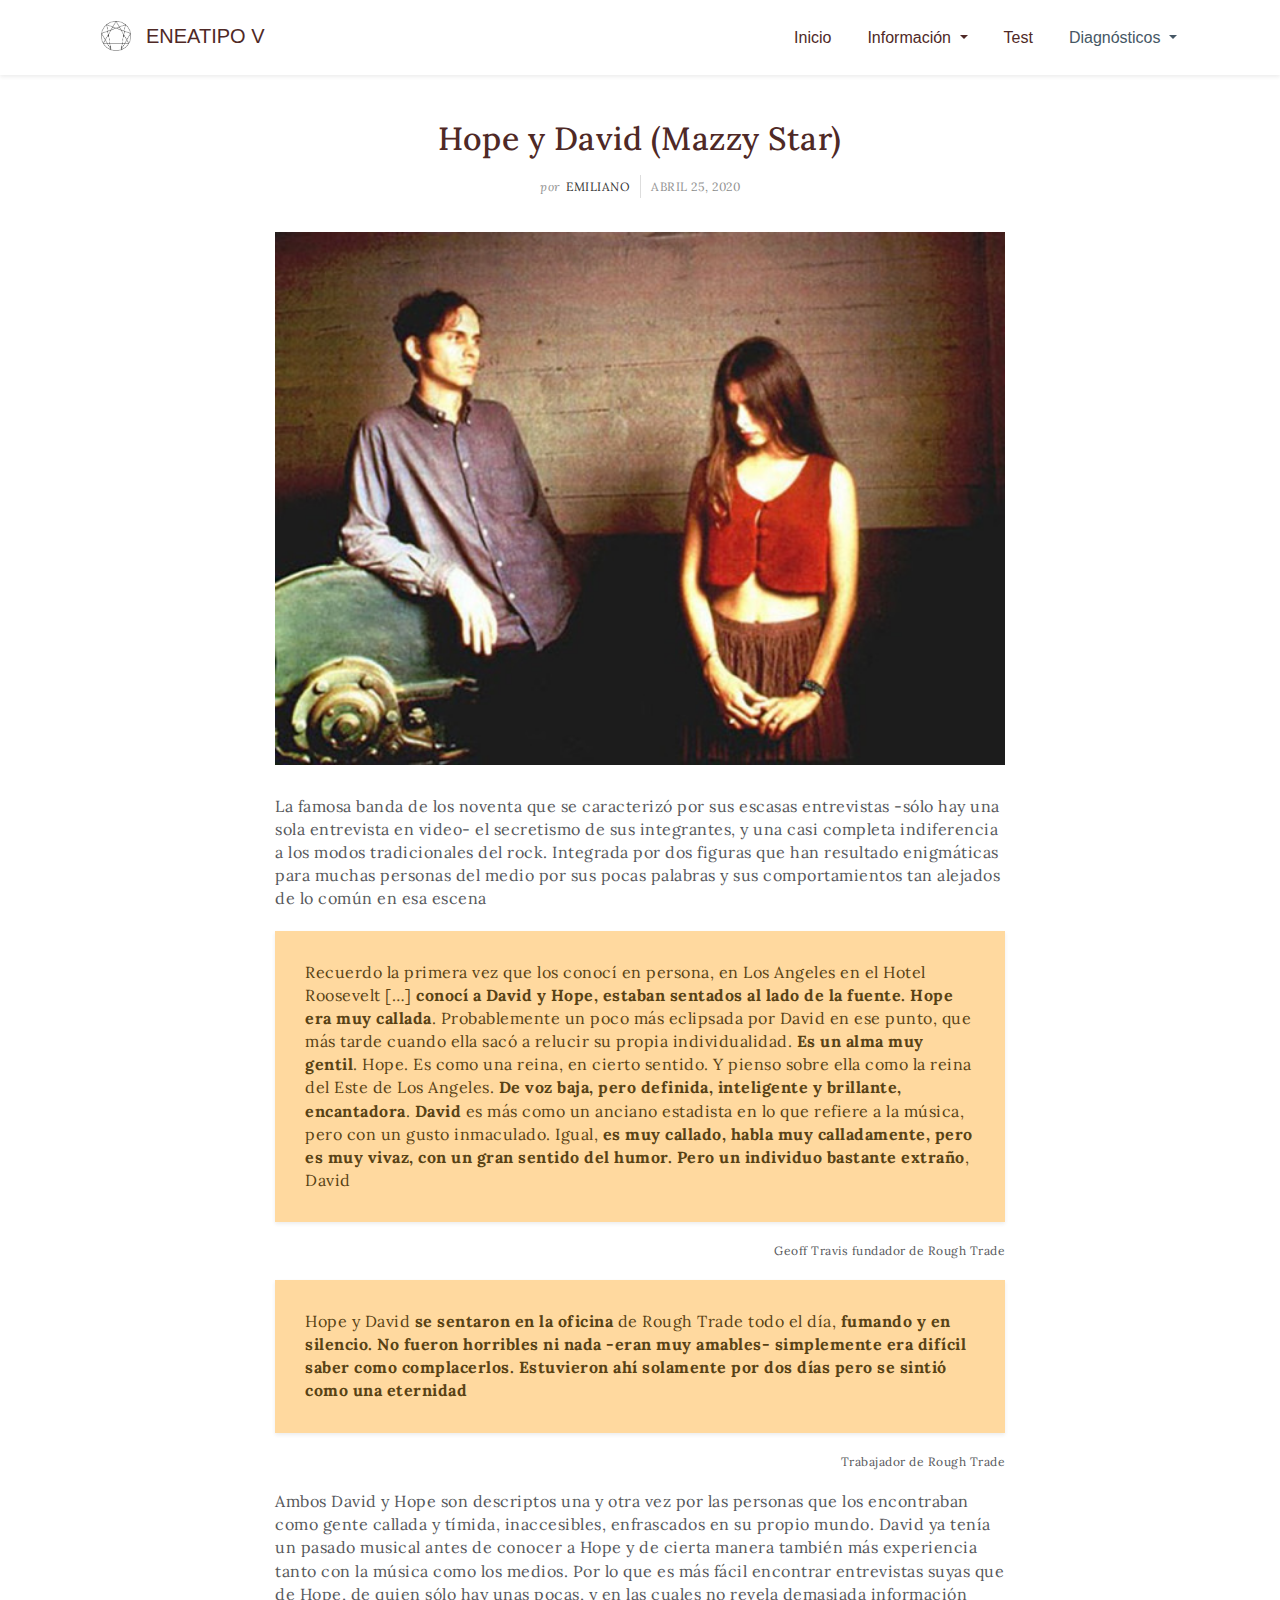
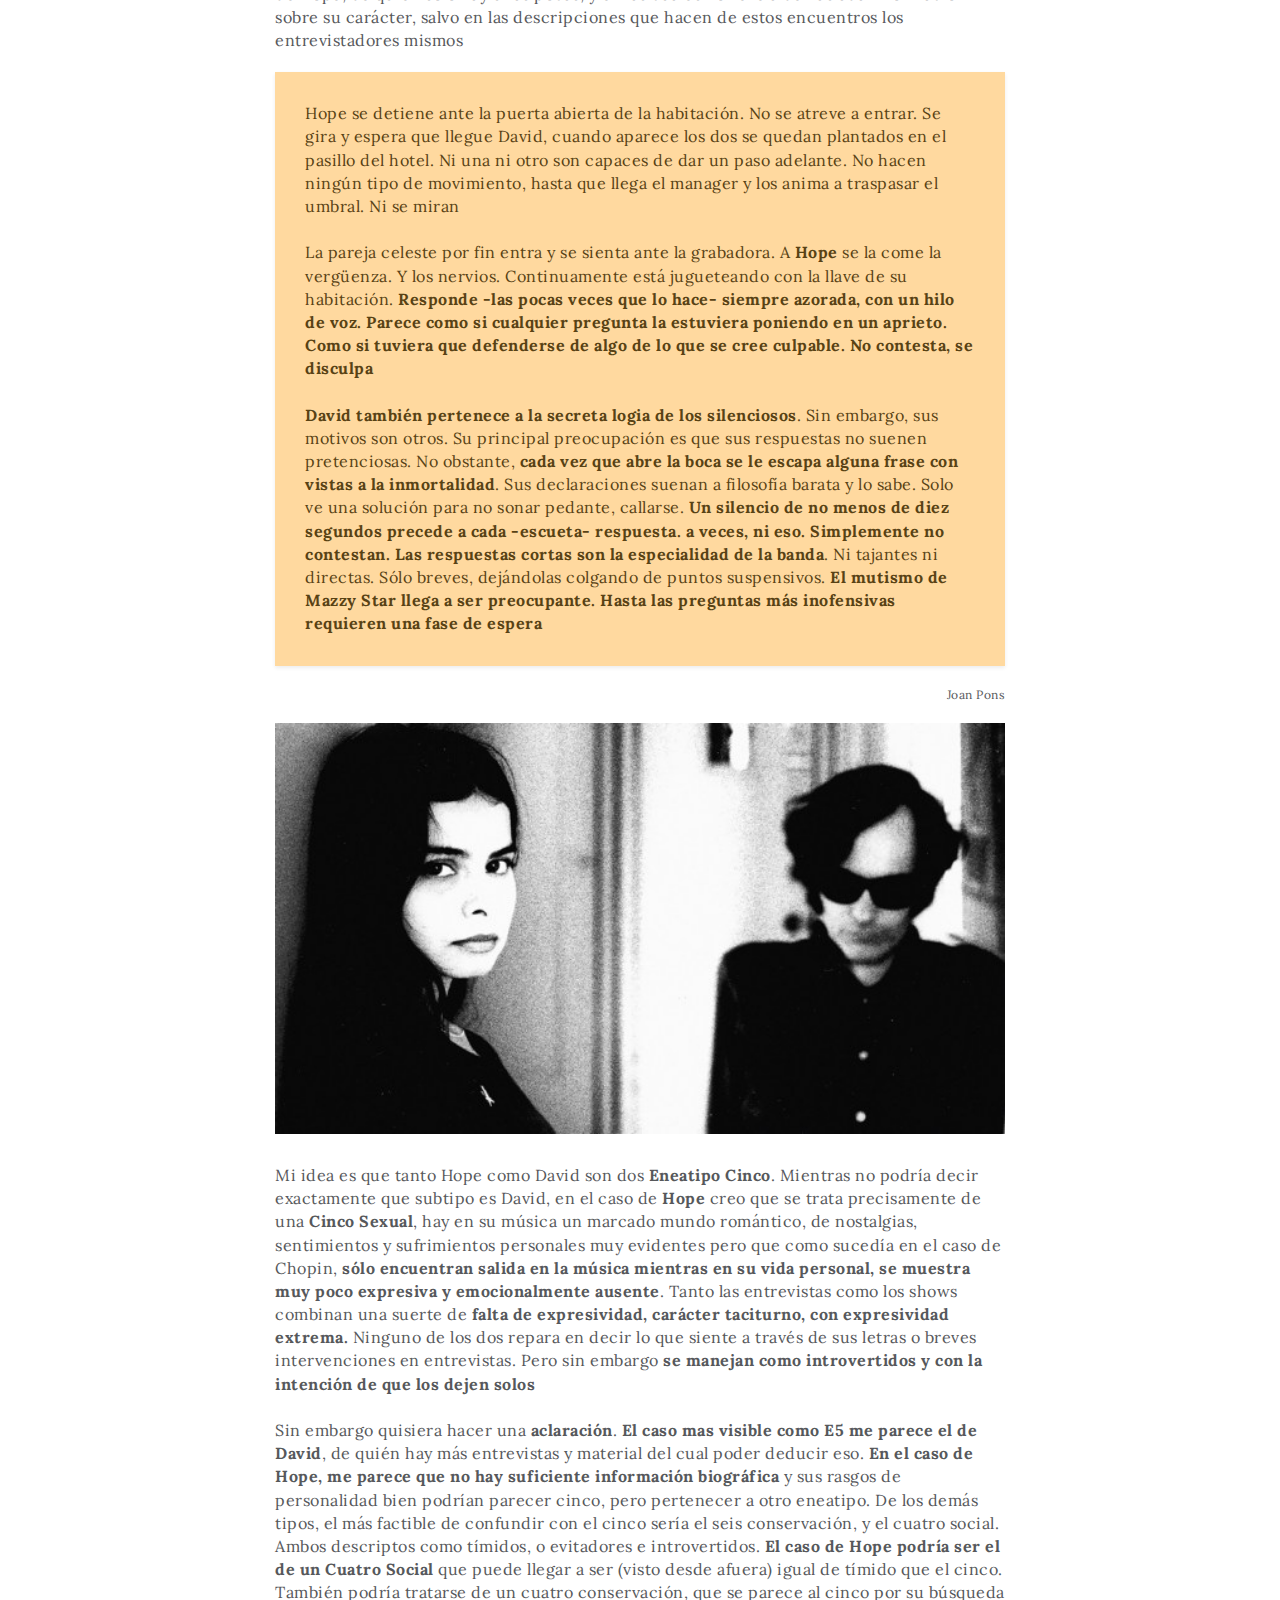
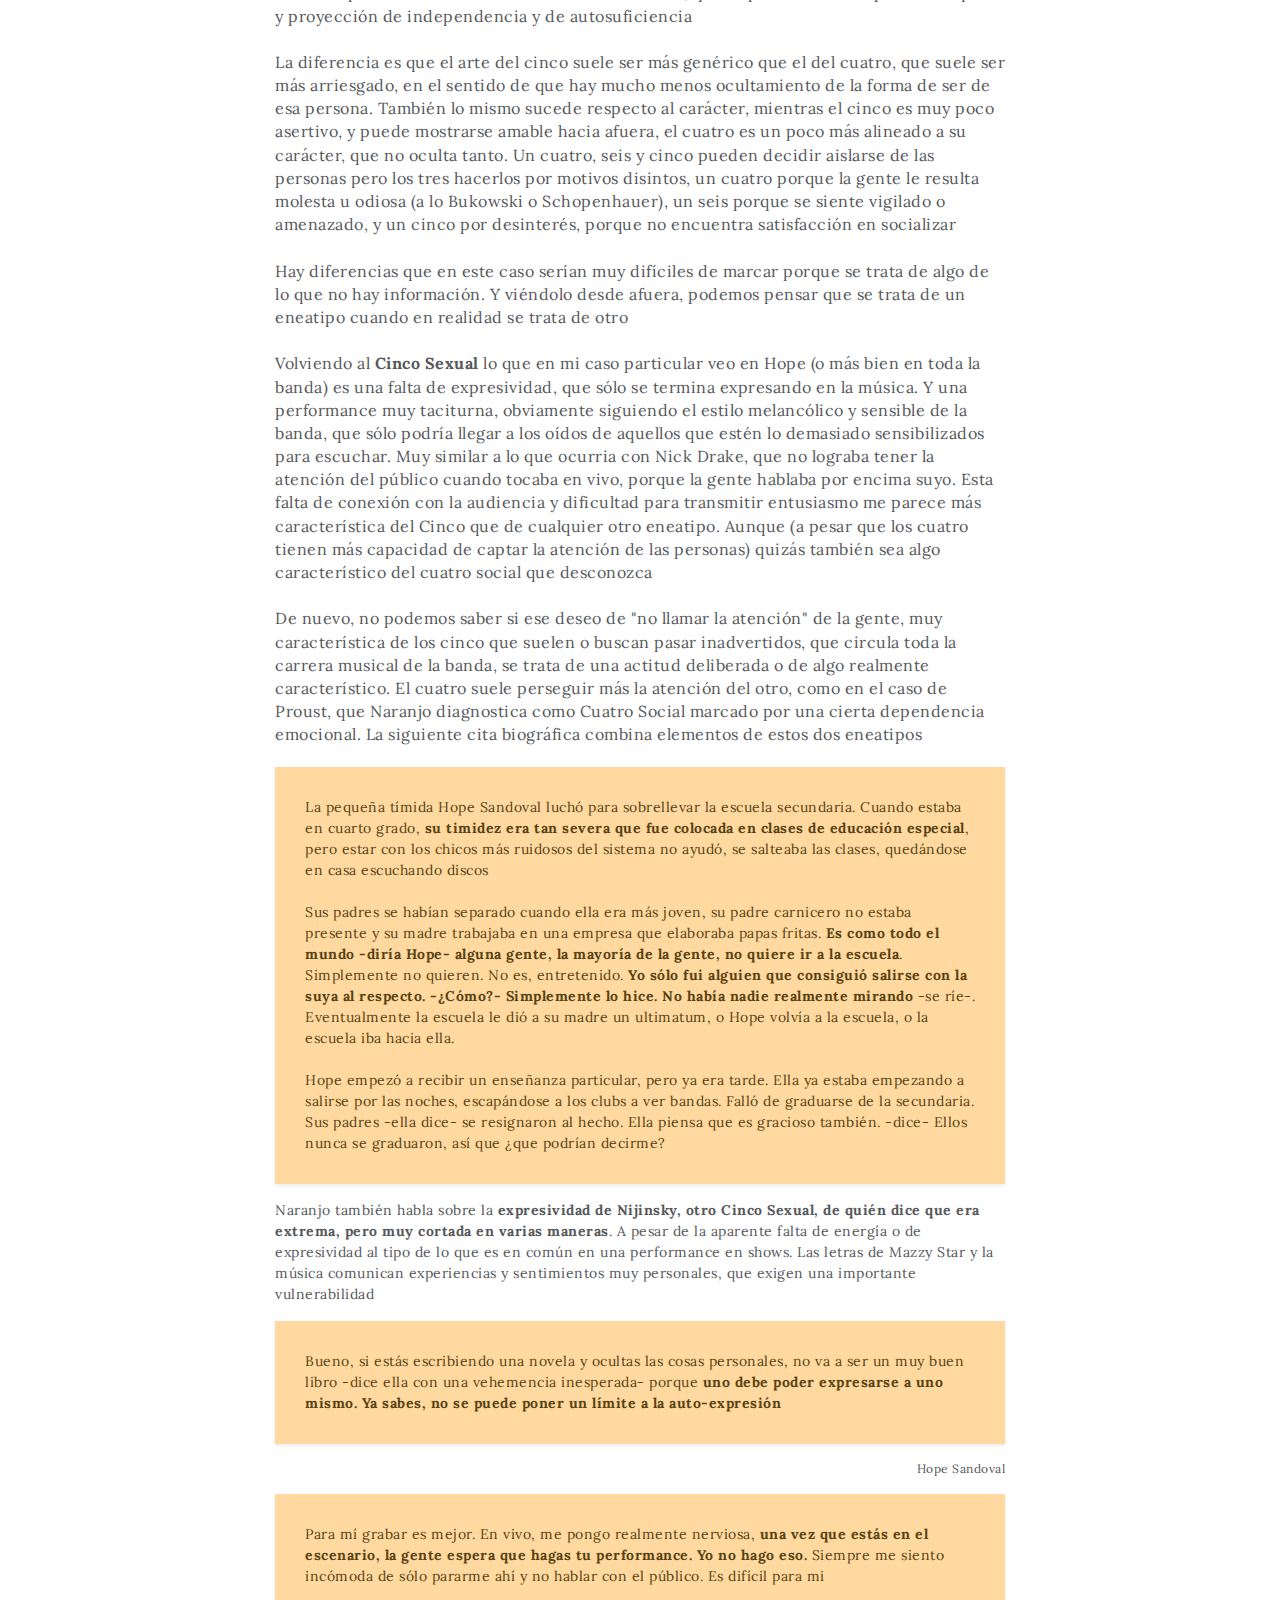
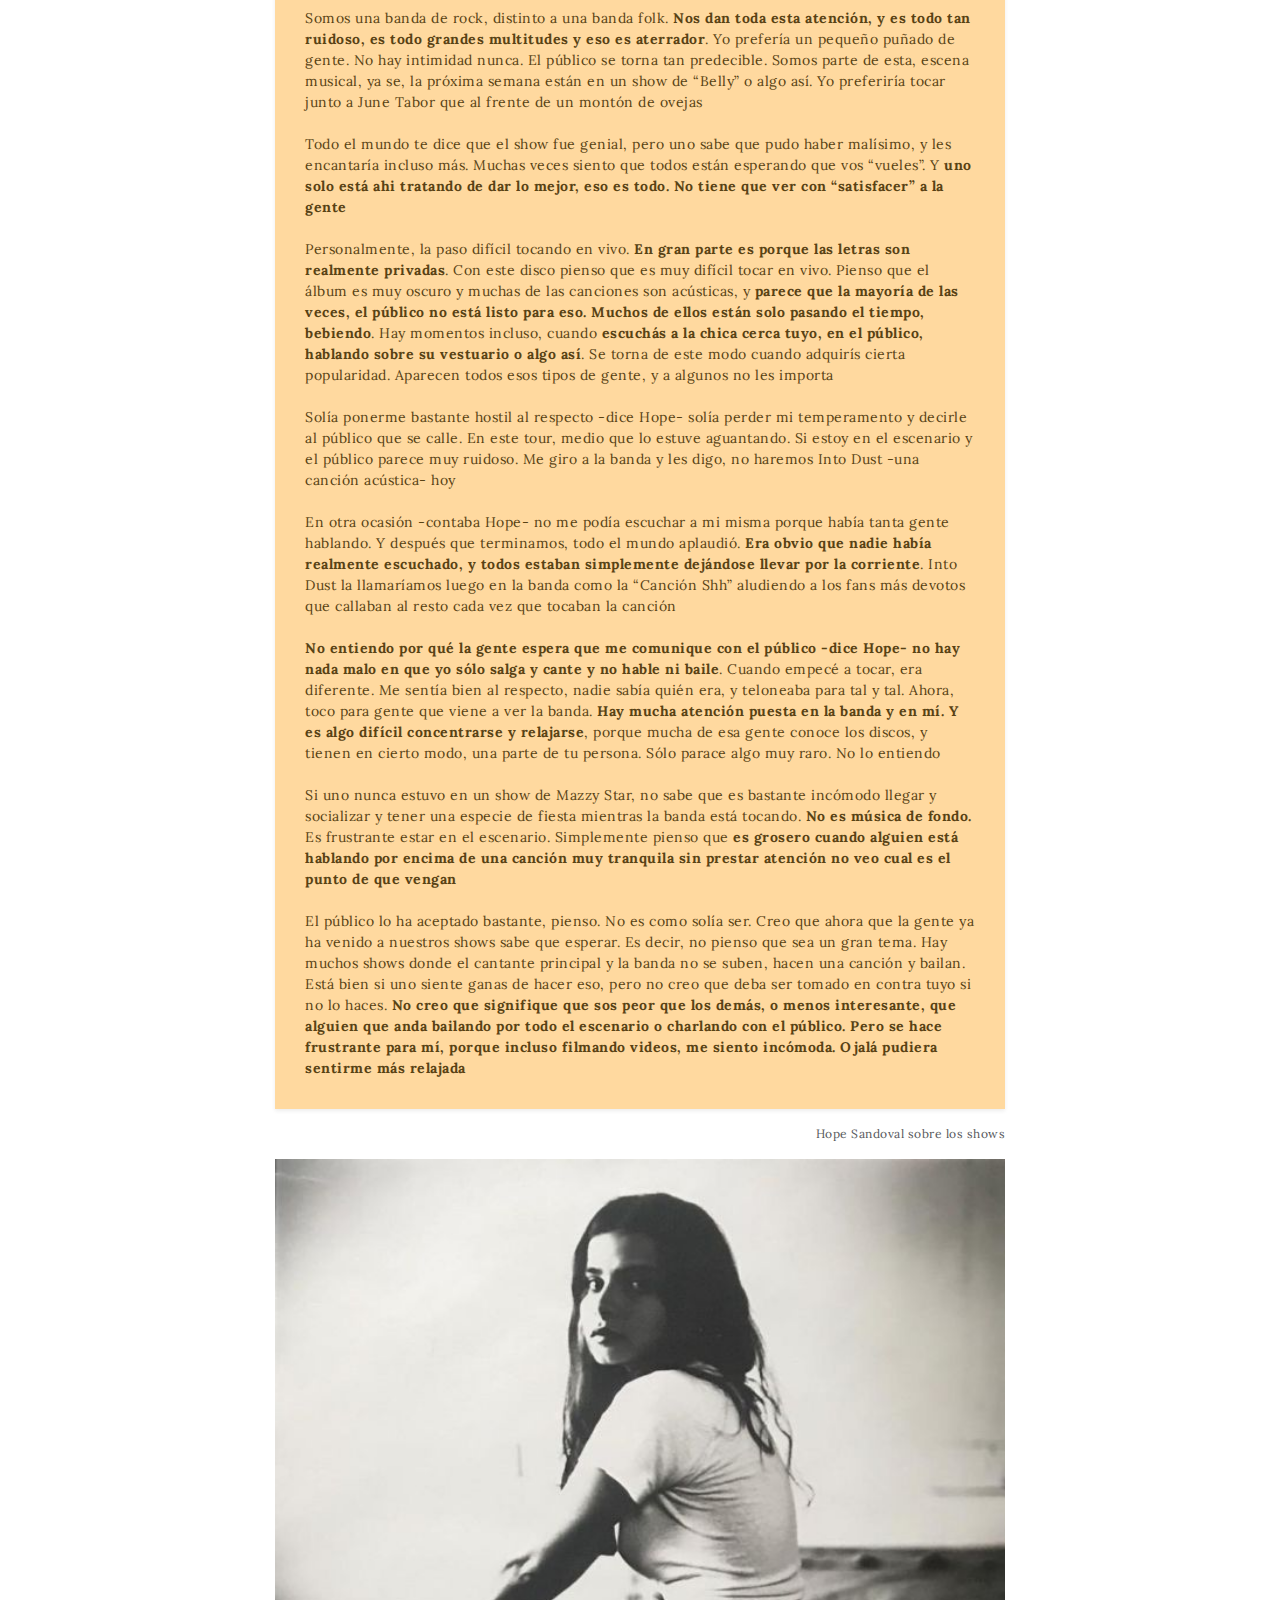
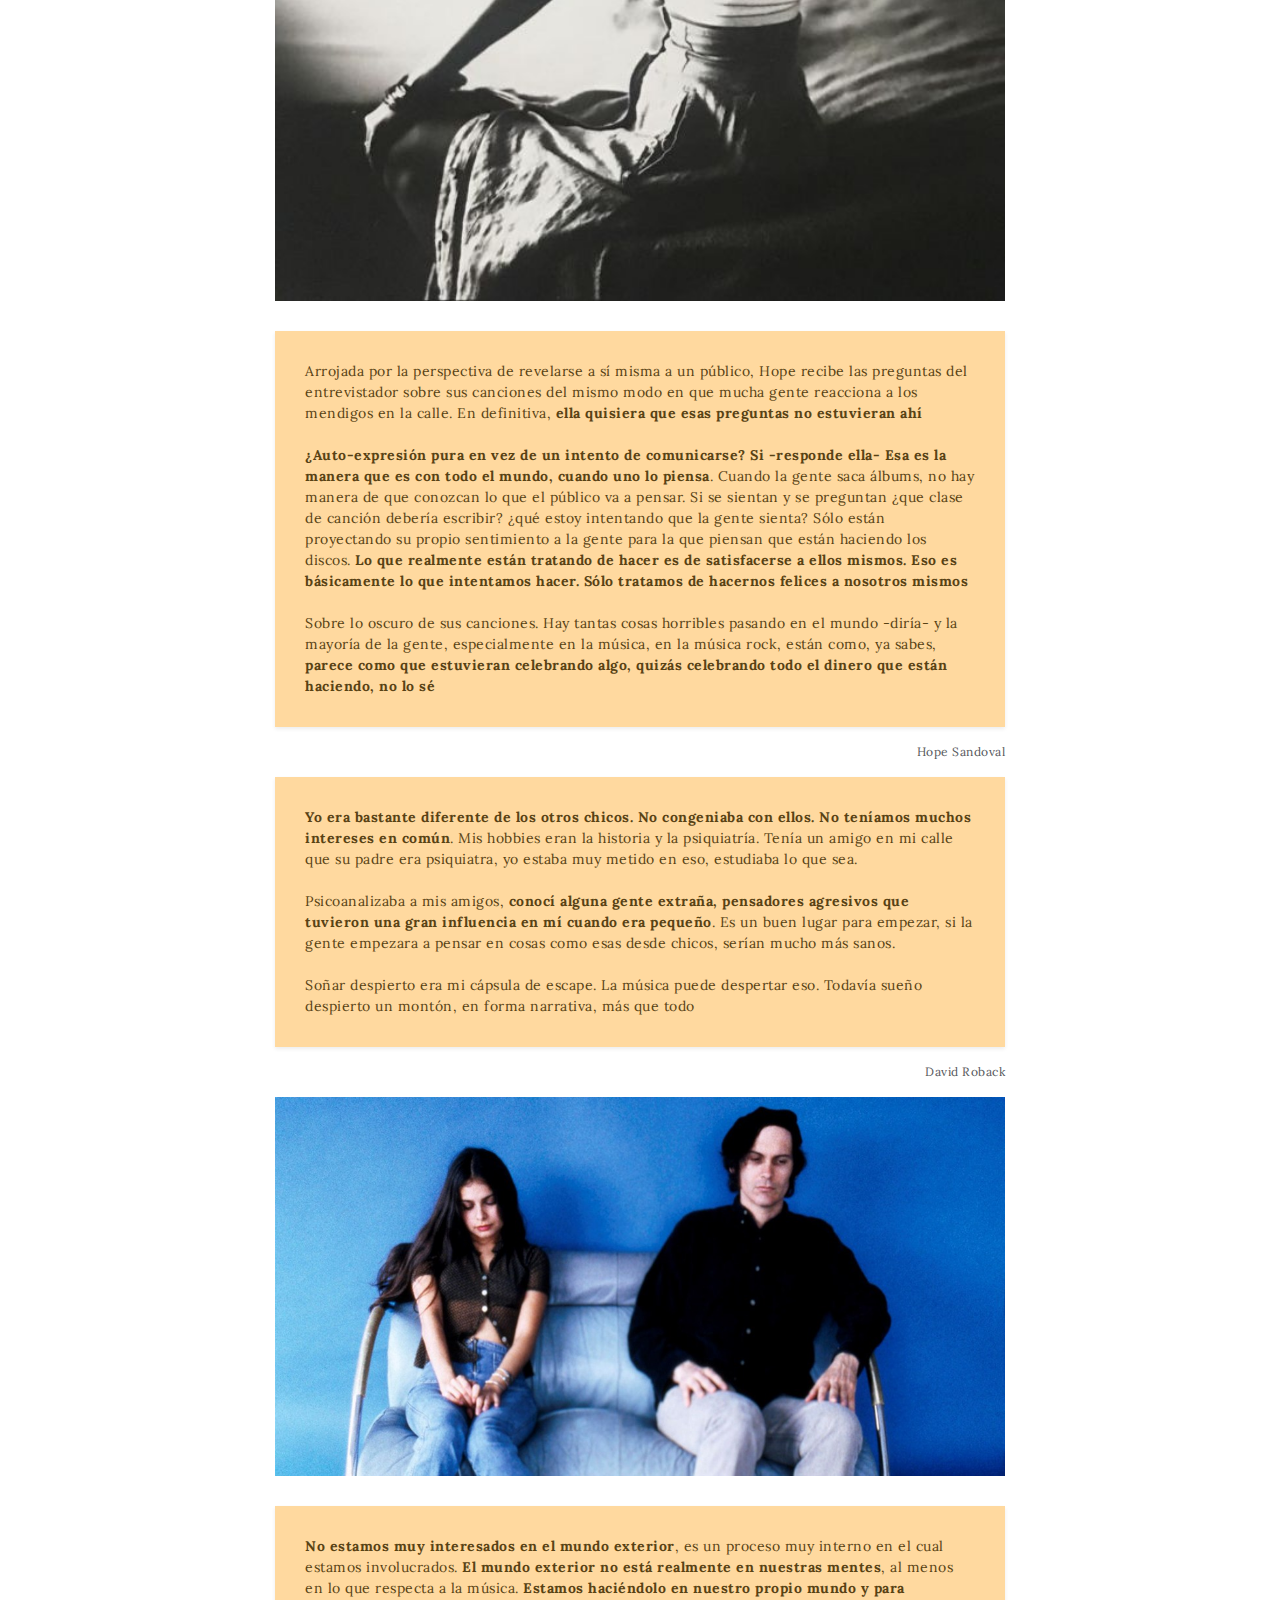
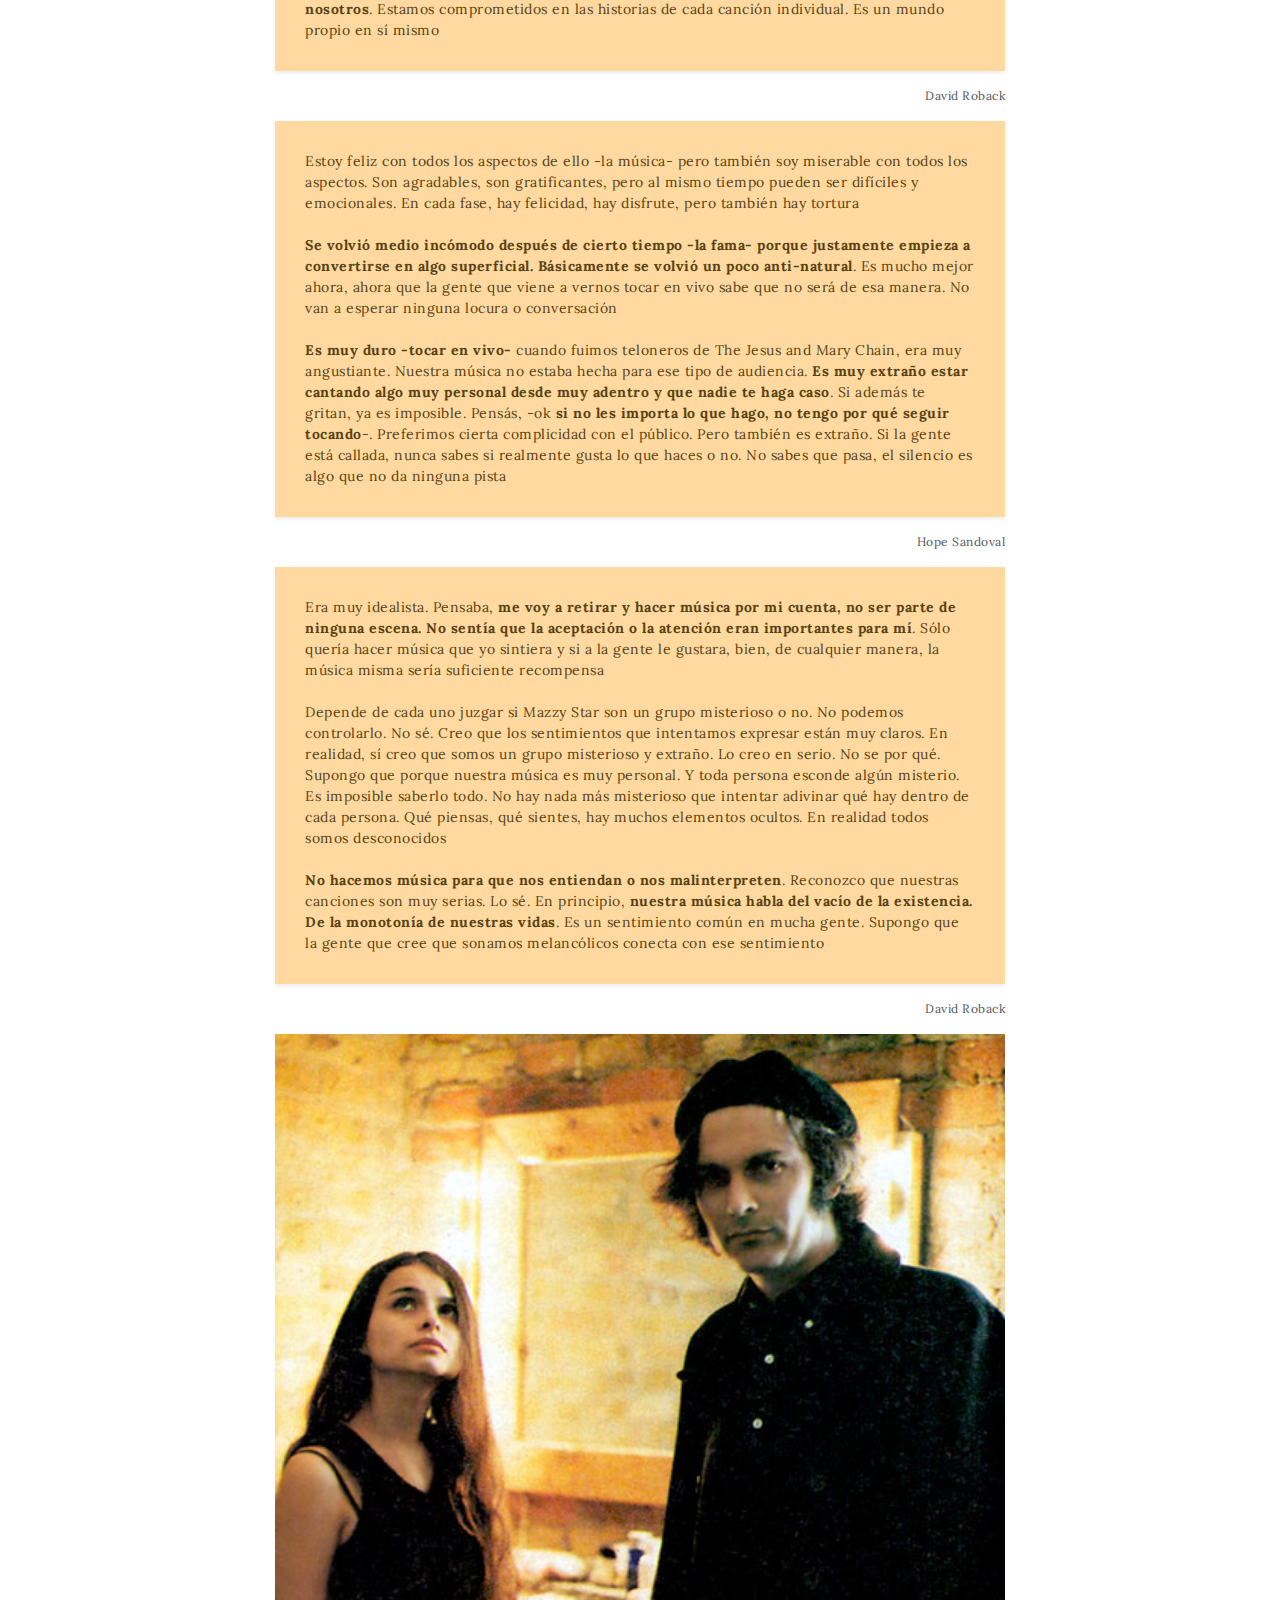
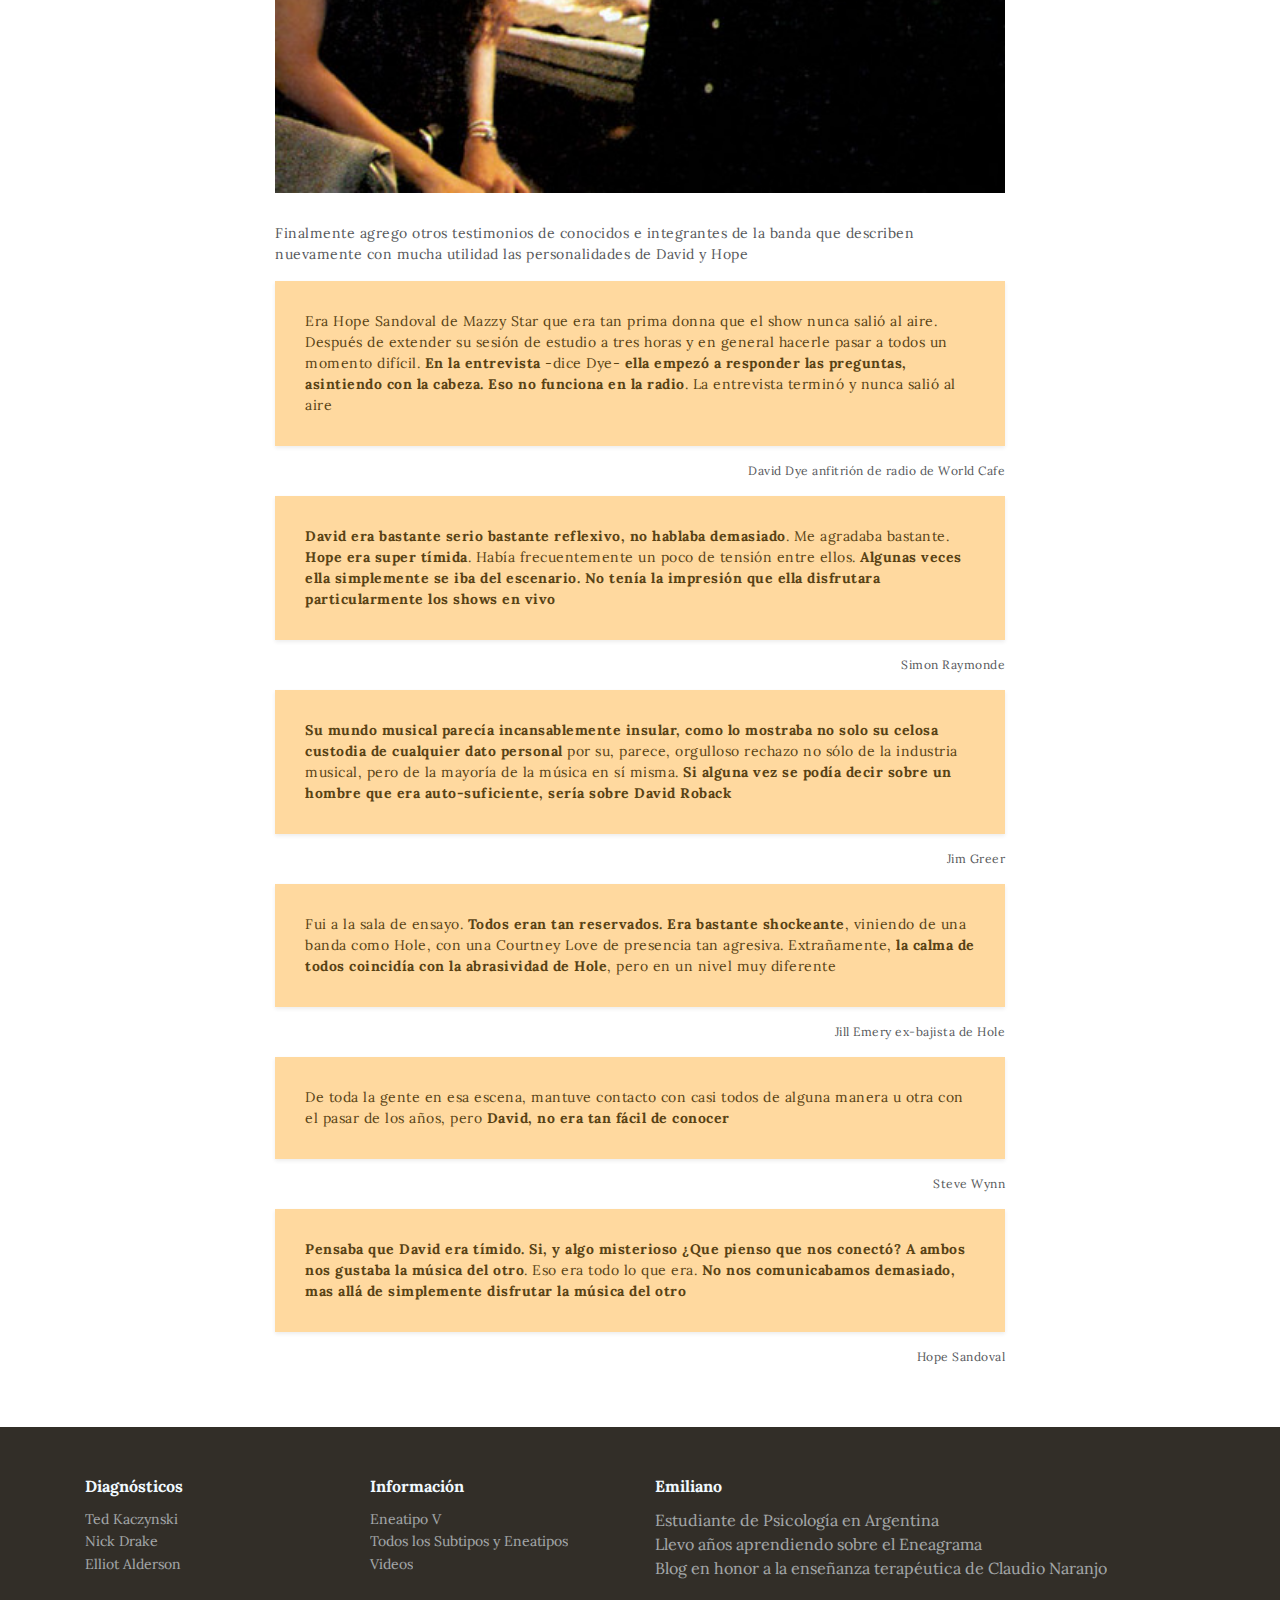
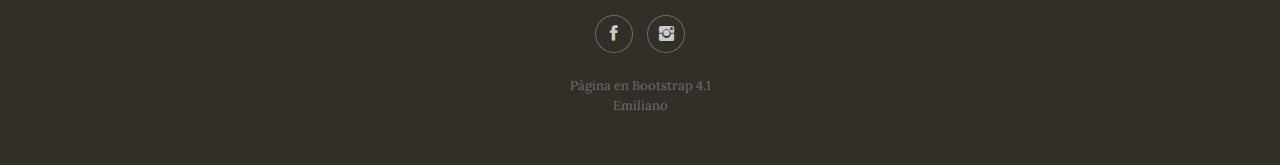
<file: articles/mazzy-star.html>
<!DOCTYPE html>
<html>

<head>
    <meta charset="utf-8">
    <meta name="viewport" content="width=device-width, initial-scale=1.0, shrink-to-fit=no">
    <title>Eneatipo V | Mazzy Star</title>
    <meta name="description" content="Diagnóstico de Hope y David de Mazzy Star como Eneatipo V">
    <link rel="stylesheet" href="../assets/bootstrap/css/bootstrap.min.css">
    <link rel="stylesheet" href="../assets/fonts/ionicons.min.css">
    <link rel="stylesheet" href="https://fonts.googleapis.com/css?family=Lora">
    <link rel="stylesheet" href="../assets/css/styles.min.css">
</head>

<body>
    <div>
        <nav class="navbar navbar-light navbar-expand-md shadow-sm navigation-clean" style="background-color: rgb(255,255,255);">
            <div class="container"><a class="navbar-brand" href="#" style="color: rgb(79,41,38);font-weight: normal;font-style: normal;margin: 0px 16px;"><img src="../assets/img/asdasda22222.png" style="width: 30px;margin: 0px 15px 3px 0px;">ENEATIPO V<br></a><button class="navbar-toggler"
                    data-toggle="collapse" data-target="#navcol-1"><span class="sr-only">Toggle navigation</span><span class="navbar-toggler-icon"></span></button>
                <div class="collapse navbar-collapse" id="navcol-1">
                    <ul class="nav navbar-nav ml-auto">
                        <li class="nav-item" role="presentation"><a class="nav-link active" href="#" style="color: rgb(79,41,38);">Inicio</a></li>
                        <li class="dropdown nav-item"><a class="dropdown-toggle nav-link" data-toggle="dropdown" aria-expanded="false" href="#" style="color: rgb(79,41,38);">Información&nbsp;</a>
                            <div class="dropdown-menu" role="menu"><a class="dropdown-item" role="presentation" href="../info/eneatipos-completo.html">Todos los Eneatipos y Subtipos</a><a class="dropdown-item" role="presentation" href="../info/cinco.html">Eneatipo V</a></div>
                        </li>
                        <li class="nav-item" role="presentation"><a class="nav-link" href="#" style="color: rgb(79,41,38);">Test</a></li>
                        <li class="dropdown nav-item"><a class="dropdown-toggle nav-link" data-toggle="dropdown" aria-expanded="false">Diagnósticos&nbsp;</a>
                            <div class="dropdown-menu" role="menu"><a class="dropdown-item" role="presentation" href="../articles/kaczynski.html">Ted Kaczynski</a><a class="dropdown-item" role="presentation" href="../articles/nick-drake.html">Nick Drake</a><a class="dropdown-item" role="presentation"
                                    href="../articles/nietzsche.html">Friedrich Nietzsche</a><a class="dropdown-item" role="presentation" href="../articles/mr-robot.html">Mr Robot</a><a class="dropdown-item" role="presentation" href="../articles/mazzy-star.html">Mazzy Star</a></div>
                        </li>
                    </ul>
                </div>
            </div>
        </nav>
    </div>
    <div class="article-clean" style="background-color: rgb(255,255,255);">
        <div class="container">
            <div class="row" style="letter-spacing: 0.5px;">
                <div class="col-lg-10 col-xl-8 offset-lg-1 offset-xl-2">
                    <div class="intro">
                        <h1 class="text-center" style="color: rgb(79,41,38);">Hope y David (Mazzy Star)</h1>
                        <p class="text-center"><span class="by">por</span> <a href="#">Emiliano</a><span class="date">ABRIL 25, 2020</span></p><img class="img-fluid" src="../assets/img/mazzystar-1.jpg" style="width: 100%;"></div>
                    <div class="text">
                        <p>La famosa banda de los noventa que se caracterizó por sus escasas entrevistas -sólo hay una sola entrevista en video- el secretismo de sus integrantes, y una casi completa indiferencia a los modos tradicionales del rock. Integrada
                            por dos figuras que han resultado enigmáticas para muchas personas del medio por sus pocas palabras y sus comportamientos tan alejados de lo común en esa escena<br></p>
                        <p class="text-left shadow-sm" style="background-color: #ffd99f;padding: 30px;color: rgb(88,66,20);font-weight: normal;letter-spacing: 0.5px;">Recuerdo la primera vez que los conocí en persona, en Los Angeles en el Hotel Roosevelt […] <strong>conocí a David y Hope, estaban sentados al lado de la fuente. Hope era muy callada</strong>. Probablemente un poco más eclipsada
                            por David en ese punto, que más tarde cuando ella sacó a relucir su propia individualidad. <strong>Es un alma muy gentil</strong>. Hope. Es como una reina, en cierto sentido. Y pienso sobre ella como la reina del Este de Los
                            Angeles. <strong>De voz baja, pero definida, inteligente y brillante, encantadora</strong>. <strong>David </strong>es más como un anciano estadista en lo que refiere a la música, pero con un gusto inmaculado. Igual, <strong>es muy callado, habla muy calladamente, pero es muy vivaz, con un gran sentido del humor. Pero un individuo bastante extraño</strong>,
                            David<br></p>
                        <p class="text-right" style="font-size: 12px;">Geoff Travis fundador de Rough Trade<br></p>
                        <p class="text-left shadow-sm" style="background-color: #ffd99f;padding: 30px;color: rgb(88,66,20);font-weight: normal;letter-spacing: 0.5px;">Hope y David <strong>se sentaron en la oficina</strong> de Rough Trade todo el día, <strong>fumando y en silencio. No fueron horribles ni nada -eran muy amables- simplemente era difícil saber como complacerlos. Estuvieron ahí solamente por dos días pero se sintió como una eternidad</strong><br></p>
                        <p
                            class="text-right" style="font-size: 12px;">Trabajador de Rough Trade<br></p>
                            <p>Ambos David y Hope son descriptos una y otra vez por las personas que los encontraban como gente callada y tímida, inaccesibles, enfrascados en su propio mundo. David ya tenía un pasado musical antes de conocer a Hope y de
                                cierta manera también más experiencia tanto con la música como los medios. Por lo que es más fácil encontrar entrevistas suyas que de Hope, de quien sólo hay unas pocas, y en las cuales no revela demasiada información sobre
                                su carácter, salvo en las descripciones que hacen de estos encuentros los entrevistadores mismos<br></p>
                            <p class="text-left shadow-sm" style="background-color: #ffd99f;padding: 30px;color: rgb(88,66,20);font-weight: normal;letter-spacing: 0.5px;">Hope se detiene ante la puerta abierta de la habitación. No se atreve a entrar. Se gira y espera que llegue David, cuando aparece los dos se quedan plantados en el pasillo del hotel. Ni una ni otro son capaces de dar un paso
                                adelante. No hacen ningún tipo de movimiento, hasta que llega el manager y los anima a traspasar el umbral. Ni se miran<br><br>La pareja celeste por fin entra y se sienta ante la grabadora. A <strong>Hope </strong>se la
                                come la vergüenza. Y los nervios. Continuamente está jugueteando con la llave de su habitación. <strong>Responde -las pocas veces que lo hace- siempre azorada, con un hilo de voz. Parece como si cualquier pregunta la estuviera poniendo en un aprieto. Como si tuviera que defenderse de algo de lo que se cree culpable. No contesta, se disculpa</strong><br><br><strong>David también pertenece a la secreta logia de los silenciosos</strong>.
                                Sin embargo, sus motivos son otros. Su principal preocupación es que sus respuestas no suenen pretenciosas. No obstante, <strong>cada vez que abre la boca se le escapa alguna frase con vistas a la inmortalidad</strong>.
                                Sus declaraciones suenan a filosofía barata y lo sabe. Solo ve una solución para no sonar pedante, callarse. <strong>Un silencio de no menos de diez segundos precede a cada -escueta- respuesta. a veces, ni eso. Simplemente no contestan. Las respuestas cortas son la especialidad de la banda</strong>.
                                Ni tajantes ni directas. Sólo breves, dejándolas colgando de puntos suspensivos. <strong>El mutismo de Mazzy Star llega a ser preocupante. Hasta las preguntas más inofensivas requieren una fase de espera</strong><br></p>
                            <p
                                class="text-right" style="font-size: 12px;">Joan Pons<br></p><img src="../assets/img/mazzystar-2.jpg" style="width: 100%;margin-bottom: 30px;">
                                <p>Mi idea es que tanto Hope como David son dos <strong>Eneatipo Cinco</strong>. Mientras no podría decir exactamente que subtipo es David, en el caso de <strong>Hope </strong>creo que se trata precisamente de una <strong>Cinco Sexual</strong>,
                                    hay en su música un marcado mundo romántico, de nostalgias, sentimientos y sufrimientos personales muy evidentes pero que como sucedía en el caso de Chopin, <strong>sólo encuentran salida en la música mientras en su vida personal, se muestra muy poco expresiva y emocionalmente ausente</strong>.
                                    Tanto las entrevistas como los shows combinan una suerte de <strong>falta de expresividad, carácter taciturno, con expresividad extrema.</strong> Ninguno de los dos repara en decir lo que siente a través de sus letras
                                    o breves intervenciones en entrevistas. Pero sin embargo <strong>se manejan como introvertidos y con la intención de que los dejen solos</strong><br><br>Sin embargo quisiera hacer una <strong>aclaración</strong>. <strong>El caso mas visible como E5 me parece el de David</strong>,
                                    de quién hay más entrevistas y material del cual poder deducir eso. <strong>En el caso de Hope, me parece que no hay suficiente información biográfica</strong> y sus rasgos de personalidad bien podrían parecer cinco,
                                    pero pertenecer a otro eneatipo. De los demás tipos, el más factible de confundir con el cinco sería el seis conservación, y el cuatro social. Ambos descriptos como tímidos, o evitadores e introvertidos. <strong>El caso de Hope podría ser el de un Cuatro Social </strong>que
                                    puede llegar a ser (visto desde afuera) igual de tímido que el cinco. También podría tratarse de un cuatro conservación, que se parece al cinco por su búsqueda y proyección de independencia y de autosuficiencia<br><br>La
                                    diferencia es que el arte del cinco suele ser más genérico que el del cuatro, que suele ser más arriesgado, en el sentido de que hay mucho menos ocultamiento de la forma de ser de esa persona. También lo mismo sucede
                                    respecto al carácter, mientras el cinco es muy poco asertivo, y puede mostrarse amable hacia afuera, el cuatro es un poco más alineado a su carácter, que no oculta tanto. Un cuatro, seis y cinco pueden decidir aislarse
                                    de las personas pero los tres hacerlos por motivos disintos, un cuatro porque la gente le resulta molesta u odiosa (a lo Bukowski o Schopenhauer), un seis porque se siente vigilado o amenazado, y un cinco por desinterés,
                                    porque no encuentra satisfacción en socializar<br><br>Hay diferencias que en este caso serían muy difíciles de marcar porque se trata de algo de lo que no hay información. Y viéndolo desde afuera, podemos pensar que
                                    se trata de un eneatipo cuando en realidad se trata de otro<br><br>Volviendo al <strong>Cinco Sexual</strong>&nbsp;lo que en mi caso particular veo en Hope (o más bien en toda la banda) es una falta de expresividad,
                                    que sólo se termina expresando en la música. Y una performance muy taciturna, obviamente siguiendo el estilo melancólico y sensible de la banda, que sólo podría llegar a los oídos de aquellos que estén lo demasiado
                                    sensibilizados para escuchar. Muy similar a lo que ocurria con Nick Drake, que no lograba tener la atención del público cuando tocaba en vivo, porque la gente hablaba por encima suyo. Esta falta de conexión con la audiencia
                                    y dificultad para transmitir entusiasmo me parece más característica del Cinco que de cualquier otro eneatipo. Aunque (a pesar que los cuatro tienen más capacidad de captar la atención de las personas) quizás también
                                    sea algo característico del cuatro social que desconozca<br><br>De nuevo, no podemos saber si ese deseo de "no llamar la atención" de la gente, muy característica de los cinco que suelen o buscan pasar inadvertidos,
                                    que circula toda la carrera musical de la banda, se trata de una actitud deliberada o de algo realmente característico. El cuatro suele perseguir más la atención del otro, como en el caso de Proust, que Naranjo diagnostica
                                    como Cuatro Social marcado por una cierta dependencia emocional. La siguiente cita biográfica combina elementos de estos dos eneatipos</p>
                    </div>
                    <p class="text-left shadow-sm" style="background-color: #ffd99f;padding: 30px;color: rgb(88,66,20);font-weight: normal;letter-spacing: 0.5px;">La pequeña tímida Hope Sandoval luchó para sobrellevar la escuela secundaria. Cuando estaba en cuarto grado, <strong>su timidez era tan severa que fue colocada en clases de educación especial</strong>, pero estar con los chicos más
                        ruidosos del sistema no ayudó, se salteaba las clases, quedándose en casa escuchando discos<br><br>Sus padres se habían separado cuando ella era más joven, su padre carnicero no estaba presente y su madre trabajaba en una empresa
                        que elaboraba papas fritas. <strong>Es como todo el mundo -diría Hope- alguna gente, la mayoría de la gente, no quiere ir a la escuela</strong>. Simplemente no quieren. No es, entretenido. <strong>Yo sólo fui alguien que consiguió salirse con la suya al respecto. -¿Cómo?- Simplemente lo hice. No había nadie realmente mirando</strong>                        -se ríe-. Eventualmente la escuela le dió a su madre un ultimatum, o Hope volvía a la escuela, o la escuela iba hacia ella.<br><br>Hope empezó a recibir un enseñanza particular, pero ya era tarde. Ella ya estaba empezando a salirse
                        por las noches, escapándose a los clubs a ver bandas. Falló de graduarse de la secundaria. Sus padres -ella dice- se resignaron al hecho. Ella piensa que es gracioso también. -dice- Ellos nunca se graduaron, así que ¿que podrían
                        decirme?<br></p>
                    <p>Naranjo también habla sobre la <strong>expresividad de Nijinsky, otro Cinco Sexual, de quién dice que era extrema, pero muy cortada en varias maneras</strong>. A pesar de la aparente falta de energía o de expresividad al tipo de lo
                        que es en común en una performance en shows. Las letras de Mazzy Star y la música comunican experiencias y sentimientos muy personales, que exigen una importante vulnerabilidad</p>
                    <p class="text-left shadow-sm" style="background-color: #ffd99f;padding: 30px;color: rgb(88,66,20);font-weight: normal;letter-spacing: 0.5px;">Bueno, si estás escribiendo una novela y ocultas las cosas personales, no va a ser un muy buen libro -dice ella con una vehemencia inesperada- porque <strong>uno debe poder expresarse a uno mismo. Ya sabes, no se puede poner un límite a la auto-expresión</strong><br></p>
                    <p
                        class="text-right" style="font-size: 12px;">Hope Sandoval<br></p>
                        <p class="text-left shadow-sm" style="background-color: #ffd99f;padding: 30px;color: rgb(88,66,20);font-weight: normal;letter-spacing: 0.5px;">Para mí grabar es mejor. En vivo, me pongo realmente nerviosa, <strong>una vez que estás en el escenario, la gente espera que hagas tu performance. Yo no hago eso. </strong>Siempre me siento incómoda de sólo pararme ahí y no hablar
                            con el público. Es difícil para mi<br><br>Somos una banda de rock, distinto a una banda folk. <strong>Nos dan toda esta atención, y es todo tan ruidoso, es todo grandes multitudes y eso es aterrador</strong>. Yo prefería un
                            pequeño puñado de gente. No hay intimidad nunca. El público se torna tan predecible. Somos parte de esta, escena musical, ya se, la próxima semana están en un show de “Belly” o algo así. Yo preferiría tocar junto a June Tabor
                            que al frente de un montón de ovejas<br><br>Todo el mundo te dice que el show fue genial, pero uno sabe que pudo haber malísimo, y les encantaría incluso más. Muchas veces siento que todos están esperando que vos “vueles”.
                            Y <strong>uno solo está ahi tratando de dar lo mejor, eso es todo. No tiene que ver con “satisfacer” a la gente</strong><br><br>Personalmente, la paso difícil tocando en vivo. <strong>En gran parte es porque las letras son realmente privadas</strong>.
                            Con este disco pienso que es muy difícil tocar en vivo. Pienso que el álbum es muy oscuro y muchas de las canciones son acústicas, y <strong>parece que la mayoría de las veces, el público no está listo para eso. Muchos de ellos están solo pasando el tiempo, bebiendo</strong>.
                            Hay momentos incluso, cuando <strong>escuchás a la chica cerca tuyo, en el público, hablando sobre su vestuario o algo así</strong>. Se torna de este modo cuando adquirís cierta popularidad. Aparecen todos esos tipos de gente,
                            y a algunos no les importa<br><br>Solía ponerme bastante hostil al respecto -dice Hope- solía perder mi temperamento y decirle al público que se calle. En este tour, medio que lo estuve aguantando. Si estoy en el escenario
                            y el público parece muy ruidoso. Me giro a la banda y les digo, no haremos Into Dust -una canción acústica- hoy<br><br>En otra ocasión -contaba Hope- no me podía escuchar a mi misma porque había tanta gente hablando. Y después
                            que terminamos, todo el mundo aplaudió. <strong>Era obvio que nadie había realmente escuchado, y todos estaban simplemente dejándose llevar por la corriente</strong>. Into Dust la llamaríamos luego en la banda como la “Canción
                            Shh” aludiendo a los fans más devotos que callaban al resto cada vez que tocaban la canción<br><br><strong>No entiendo por qué la gente espera que me comunique con el público -dice Hope- no hay nada malo en que yo sólo salga y cante y no hable ni baile</strong>.
                            Cuando empecé a tocar, era diferente. Me sentía bien al respecto, nadie sabía quién era, y teloneaba para tal y tal. Ahora, toco para gente que viene a ver la banda. <strong>Hay mucha atención puesta en la banda y en mí. Y es algo difícil concentrarse y relajarse</strong>,
                            porque mucha de esa gente conoce los discos, y tienen en cierto modo, una parte de tu persona. Sólo parace algo muy raro. No lo entiendo<br><br>Si uno nunca estuvo en un show de Mazzy Star, no sabe que es bastante incómodo
                            llegar y socializar y tener una especie de fiesta mientras la banda está tocando. <strong>No es música de fondo.</strong> Es frustrante estar en el escenario. Simplemente pienso que <strong>es grosero cuando alguien está hablando por encima de una canción muy tranquila sin prestar atención no veo cual es el punto de que vengan</strong><br><br>El
                            público lo ha aceptado bastante, pienso. No es como solía ser. Creo que ahora que la gente ya ha venido a nuestros shows sabe que esperar. Es decir, no pienso que sea un gran tema. Hay muchos shows donde el cantante principal
                            y la banda no se suben, hacen una canción y bailan. Está bien si uno siente ganas de hacer eso, pero no creo que deba ser tomado en contra tuyo si no lo haces. <strong>No creo que signifique que sos peor que los demás, o menos interesante, que alguien que anda bailando por todo el escenario o charlando con el público. Pero se hace frustrante para mí, porque incluso filmando videos, me siento incómoda. Ojalá pudiera sentirme más relajada</strong><br></p>
                        <p
                            class="text-right" style="font-size: 12px;">Hope Sandoval sobre los shows<br></p><img src="../assets/img/mazzystar-3.jpg" style="width: 100%;margin-bottom: 30px;">
                            <p class="text-left shadow-sm" style="background-color: #ffd99f;padding: 30px;color: rgb(88,66,20);font-weight: normal;letter-spacing: 0.5px;">Arrojada por la perspectiva de revelarse a sí misma a un público, Hope recibe las preguntas del entrevistador sobre sus canciones del mismo modo en que mucha gente reacciona a los mendigos en la calle. En definitiva, <strong>ella quisiera que esas preguntas no estuvieran ahí</strong><br><br><strong>¿Auto-expresión pura en vez de un intento de comunicarse? Si -responde ella- Esa es la manera que es con todo el mundo, cuando uno lo piensa</strong>.
                                Cuando la gente saca álbums, no hay manera de que conozcan lo que el público va a pensar. Si se sientan y se preguntan ¿que clase de canción debería escribir? ¿qué estoy intentando que la gente sienta? Sólo están proyectando
                                su propio sentimiento a la gente para la que piensan que están haciendo los discos. <strong>Lo que realmente están tratando de hacer es de satisfacerse a ellos mismos. Eso es básicamente lo que intentamos hacer. Sólo tratamos de hacernos felices a nosotros mismos</strong><br><br>Sobre
                                lo oscuro de sus canciones. Hay tantas cosas horribles pasando en el mundo -diría- y la mayoría de la gente, especialmente en la música, en la música rock, están como, ya sabes, <strong>parece como que estuvieran celebrando algo, quizás celebrando todo el dinero que están haciendo, no lo sé</strong><br></p>
                            <p
                                class="text-right" style="font-size: 12px;">Hope Sandoval<br></p>
                                <p class="text-left shadow-sm" style="background-color: #ffd99f;padding: 30px;color: rgb(88,66,20);font-weight: normal;letter-spacing: 0.5px;"><strong>Yo era bastante diferente de los otros chicos. No congeniaba con ellos. No teníamos muchos intereses en común</strong>. Mis hobbies eran la historia y la psiquiatría. Tenía un amigo en mi calle que su padre era
                                    psiquiatra, yo estaba muy metido en eso, estudiaba lo que sea.<br><br>Psicoanalizaba a mis amigos, <strong>conocí alguna gente extraña, pensadores agresivos que tuvieron una gran influencia en mí cuando era pequeño</strong>.
                                    Es un buen lugar para empezar, si la gente empezara a pensar en cosas como esas desde chicos, serían mucho más sanos.<br><br>Soñar despierto era mi cápsula de escape. La música puede despertar eso. Todavía sueño despierto
                                    un montón, en forma narrativa, más que todo<br></p>
                                <p class="text-right" style="font-size: 12px;">David Roback<br></p><img src="../assets/img/mazzystar-4.jpg" style="width: 100%;margin-bottom: 30px;">
                                <p class="text-left shadow-sm" style="background-color: #ffd99f;padding: 30px;color: rgb(88,66,20);font-weight: normal;letter-spacing: 0.5px;"><strong>No estamos muy interesados en el mundo exterior</strong>, es un proceso muy interno en el cual estamos involucrados. <strong>El mundo exterior no está realmente en nuestras mentes</strong>, al menos en lo que respecta
                                    a la música. <strong>Estamos haciéndolo en nuestro propio mundo y para nosotros</strong>. Estamos comprometidos en las historias de cada canción individual. Es un mundo propio en sí mismo<br></p>
                                <p class="text-right"
                                    style="font-size: 12px;">David Roback<br></p>
                                <p class="text-left shadow-sm" style="background-color: #ffd99f;padding: 30px;color: rgb(88,66,20);font-weight: normal;letter-spacing: 0.5px;">Estoy feliz con todos los aspectos de ello -la música- pero también soy miserable con todos los aspectos. Son agradables, son gratificantes, pero al mismo tiempo pueden ser difíciles y emocionales. En cada fase, hay felicidad,
                                    hay disfrute, pero también hay tortura<br><br><strong>Se volvió medio incómodo después de cierto tiempo -la fama- porque justamente empieza a convertirse en algo superficial. Básicamente se volvió un poco anti-natural</strong>.
                                    Es mucho mejor ahora, ahora que la gente que viene a vernos tocar en vivo sabe que no será de esa manera. No van a esperar ninguna locura o conversación<br><br><strong>Es muy duro -tocar en vivo-</strong> cuando fuimos
                                    teloneros de The Jesus and Mary Chain, era muy angustiante. Nuestra música no estaba hecha para ese tipo de audiencia. <strong>Es muy extraño estar cantando algo muy personal desde muy adentro y que nadie te haga caso</strong>.
                                    Si además te gritan, ya es imposible. Pensás, -ok <strong>si no les importa lo que hago, no tengo por qué seguir tocando</strong>-. Preferimos cierta complicidad con el público. Pero también es extraño. Si la gente
                                    está callada, nunca sabes si realmente gusta lo que haces o no. No sabes que pasa, el silencio es algo que no da ninguna pista<br></p>
                                <p class="text-right" style="font-size: 12px;">Hope Sandoval<br></p>
                                <p class="text-left shadow-sm" style="background-color: #ffd99f;padding: 30px;color: rgb(88,66,20);font-weight: normal;letter-spacing: 0.5px;">Era muy idealista. Pensaba, <strong>me voy a retirar y hacer música por mi cuenta, no ser parte de ninguna escena. No sentía que la aceptación o la atención eran importantes para mí</strong>. Sólo quería hacer música que
                                    yo sintiera y si a la gente le gustara, bien, de cualquier manera, la música misma sería suficiente recompensa<br><br>Depende de cada uno juzgar si Mazzy Star son un grupo misterioso o no. No podemos controlarlo. No
                                    sé. Creo que los sentimientos que intentamos expresar están muy claros. En realidad, sí creo que somos un grupo misterioso y extraño. Lo creo en serio. No se por qué. Supongo que porque nuestra música es muy personal.
                                    Y toda persona esconde algún misterio. Es imposible saberlo todo. No hay nada más misterioso que intentar adivinar qué hay dentro de cada persona. Qué piensas, qué sientes, hay muchos elementos ocultos. En realidad
                                    todos somos desconocidos<br><br><strong>No hacemos música para que nos entiendan o nos malinterpreten</strong>. Reconozco que nuestras canciones son muy serias. Lo sé. En principio, <strong>nuestra música habla del vacío de la existencia. De la monotonía de nuestras vidas</strong>.
                                    Es un sentimiento común en mucha gente. Supongo que la gente que cree que sonamos melancólicos conecta con ese sentimiento<br></p>
                                <p class="text-right" style="font-size: 12px;">David Roback<br></p><img src="../assets/img/mazzystar-5.jpg" style="width: 100%;margin-bottom: 30px;">
                                <p>Finalmente agrego otros testimonios de conocidos e integrantes de la banda que describen nuevamente con mucha utilidad las personalidades de David y Hope<br></p>
                                <p class="text-left shadow-sm" style="background-color: #ffd99f;padding: 30px;color: rgb(88,66,20);font-weight: normal;letter-spacing: 0.5px;">Era Hope Sandoval de Mazzy Star que era tan prima donna que el show nunca salió al aire. Después de extender su sesión de estudio a tres horas y en general hacerle pasar a todos un momento difícil. <strong>En la entrevista </strong>-dice
                                    Dye-<strong> ella empezó a responder las preguntas, asintiendo con la cabeza. Eso no funciona en la radio</strong>. La entrevista terminó y nunca salió al aire<br></p>
                                <p class="text-right" style="font-size: 12px;">David Dye anfitrión de radio de World Cafe<br></p>
                                <p class="text-left shadow-sm" style="background-color: #ffd99f;padding: 30px;color: rgb(88,66,20);font-weight: normal;letter-spacing: 0.5px;"><strong>David era bastante serio bastante reflexivo, no hablaba demasiado</strong>. Me agradaba bastante. <strong>Hope era super tímida</strong>. Había frecuentemente un poco de tensión entre ellos. <strong>Algunas veces ella simplemente se iba del escenario. No tenía la impresión que ella disfrutara particularmente los shows en vivo</strong><br></p>
                                <p
                                    class="text-right" style="font-size: 12px;">Simon Raymonde<br></p>
                                    <p class="text-left shadow-sm" style="background-color: #ffd99f;padding: 30px;color: rgb(88,66,20);font-weight: normal;letter-spacing: 0.5px;"><strong>Su mundo musical parecía incansablemente insular, como lo mostraba no solo su celosa custodia de cualquier dato personal</strong> por su, parece, orgulloso rechazo no sólo de la industria musical, pero de la
                                        mayoría de la música en sí misma. <strong>Si alguna vez se podía decir sobre un hombre que era auto-suficiente, sería sobre David Roback</strong><br></p>
                                    <p class="text-right" style="font-size: 12px;">Jim Greer<br></p>
                                    <p class="text-left shadow-sm" style="background-color: #ffd99f;padding: 30px;color: rgb(88,66,20);font-weight: normal;letter-spacing: 0.5px;">Fui a la sala de ensayo. <strong>Todos eran tan reservados. Era bastante shockeante</strong>, viniendo de una banda como Hole, con una Courtney Love de presencia tan agresiva. Extrañamente, <strong>la calma de todos coincidía con la abrasividad de Hole</strong>,
                                        pero en un nivel muy diferente<br></p>
                                    <p class="text-right" style="font-size: 12px;">Jill Emery ex-bajista de Hole<br></p>
                                    <p class="text-left shadow-sm" style="background-color: #ffd99f;padding: 30px;color: rgb(88,66,20);font-weight: normal;letter-spacing: 0.5px;">De toda la gente en esa escena, mantuve contacto con casi todos de alguna manera u otra con el pasar de los años, pero <strong>David, no era tan fácil de conocer</strong><br></p>
                                    <p class="text-right" style="font-size: 12px;">Steve Wynn<br></p>
                                    <p class="text-left shadow-sm" style="background-color: #ffd99f;padding: 30px;color: rgb(88,66,20);font-weight: normal;letter-spacing: 0.5px;"><strong>Pensaba que David era tímido. Si, y algo misterioso ¿Que pienso que nos conectó? A ambos nos gustaba la música del otro</strong>. Eso era todo lo que era. <strong>No nos comunicabamos demasiado, mas allá de simplemente disfrutar la música del otro</strong><br></p>
                                    <p
                                        class="text-right" style="font-size: 12px;">Hope Sandoval<br></p>
                </div>
            </div>
        </div>
    </div>
    <div class="footer-dark" style="background-color: rgb(50,46,40);margin-top: 45px;font-family: Lora, serif;">
        <footer>
            <div class="container">
                <div class="row">
                    <div class="col-sm-6 col-md-3 item">
                        <h3>Diagnósticos</h3>
                        <ul>
                            <li><a href="#">Ted Kaczynski</a></li>
                            <li><a href="#">Nick Drake</a></li>
                            <li><a href="#">Elliot Alderson</a></li>
                        </ul>
                    </div>
                    <div class="col-sm-6 col-md-3 item">
                        <h3>Información</h3>
                        <ul>
                            <li><a href="#">Eneatipo V</a></li>
                            <li><a href="#">Todos los Subtipos y Eneatipos</a></li>
                            <li><a href="#">Videos</a></li>
                        </ul>
                    </div>
                    <div class="col-md-6 item text">
                        <h3>Emiliano</h3>
                        <p>Estudiante de Psicología en Argentina<br>Llevo años aprendiendo sobre el Eneagrama<br>Blog en honor a la enseñanza terapéutica de Claudio Naranjo</p>
                    </div>
                    <div class="col item social"><a href="#"><i class="icon ion-social-facebook"></i></a><a href="#"><i class="icon ion-social-instagram"></i></a></div>
                </div>
                <p class="copyright">Página en Bootstrap 4.1<br>Emiliano</p>
            </div>
        </footer>
    </div>
    <script src="../assets/js/jquery.min.js"></script>
    <script src="../assets/bootstrap/js/bootstrap.min.js"></script>
</body>

</html>
</file>
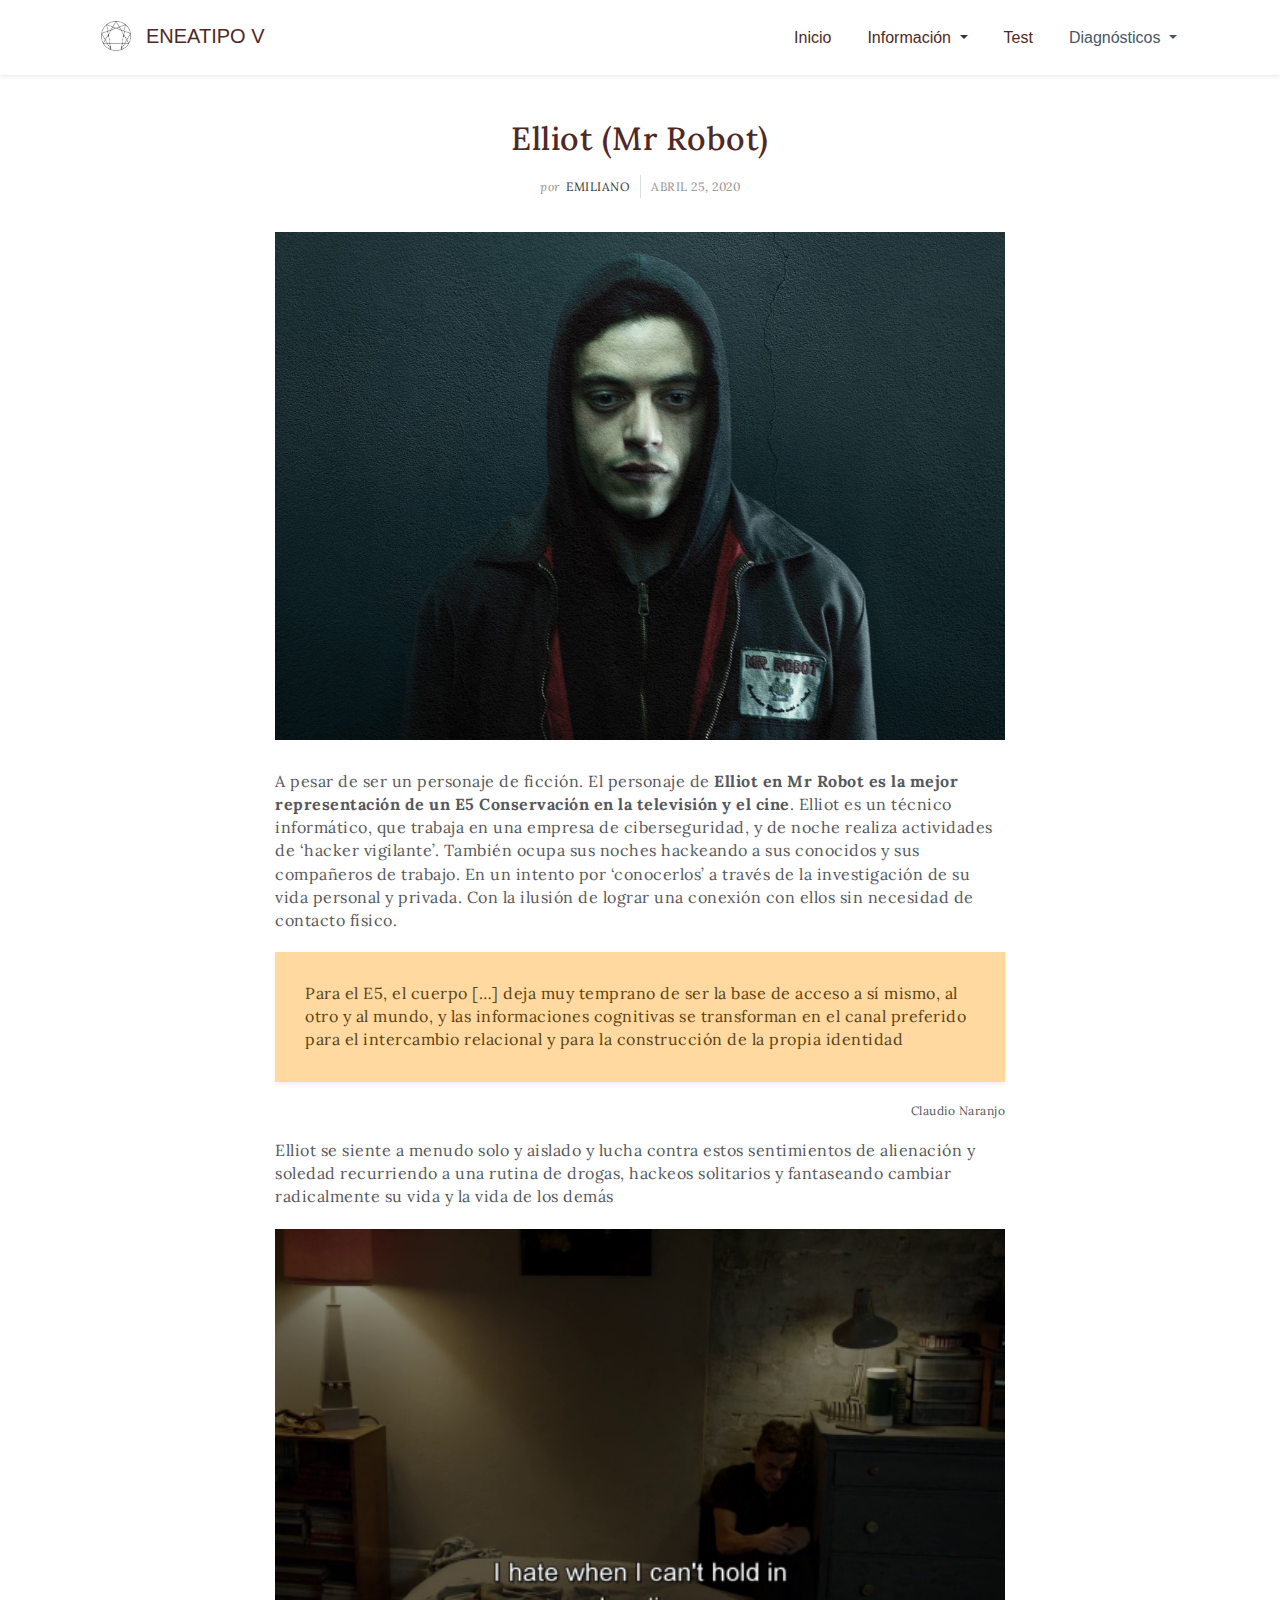
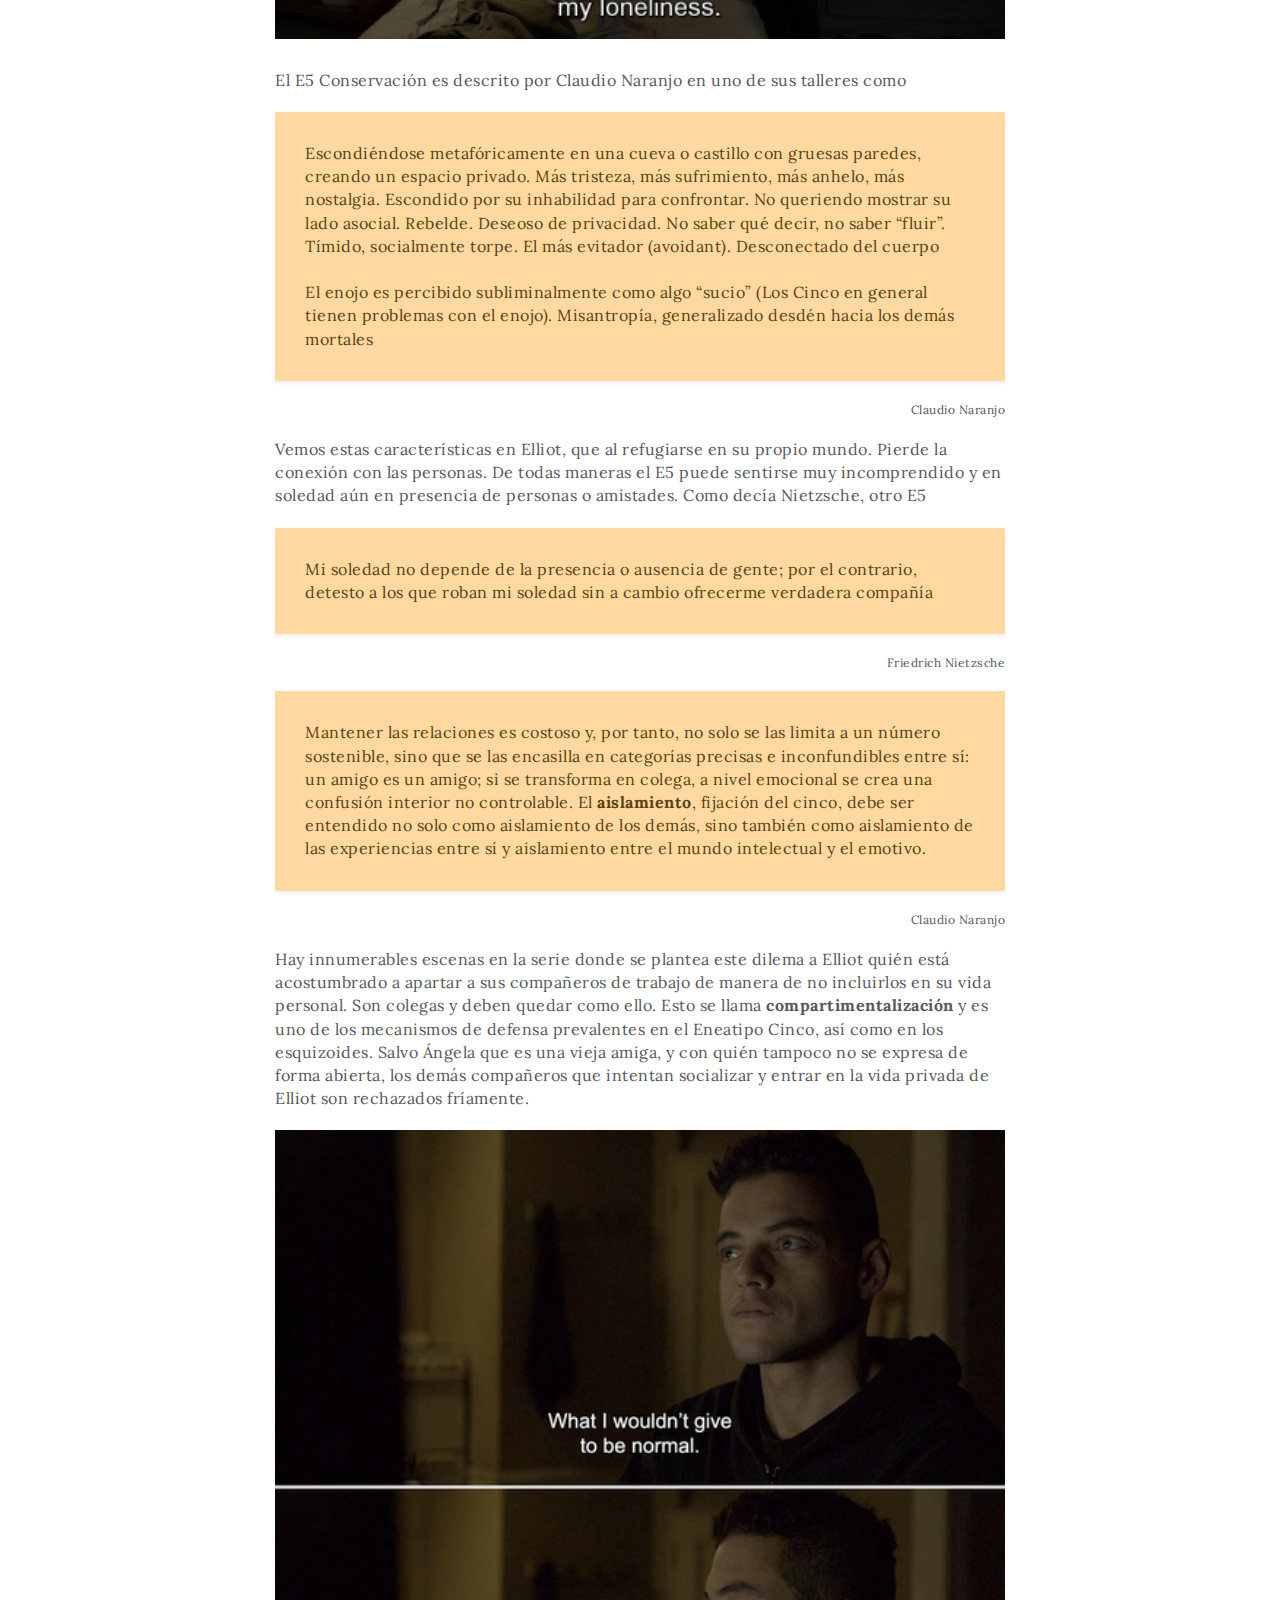
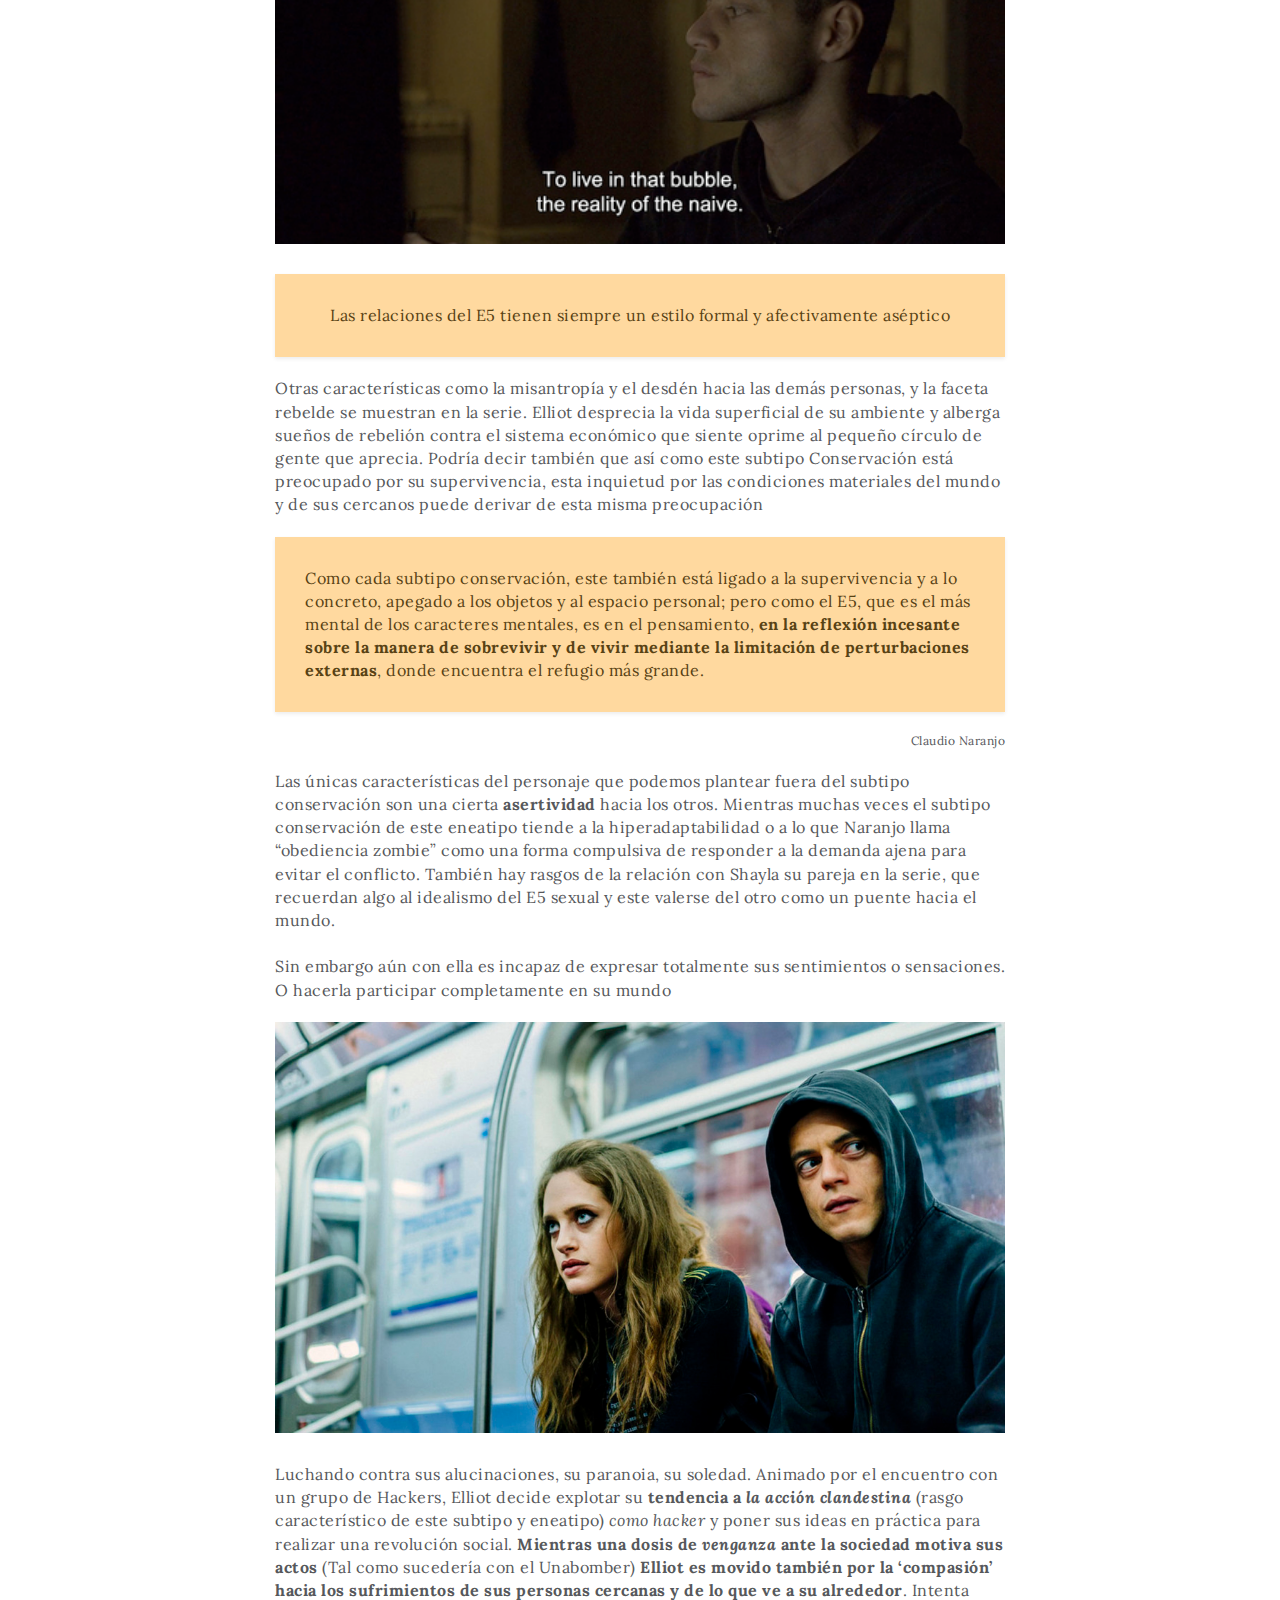
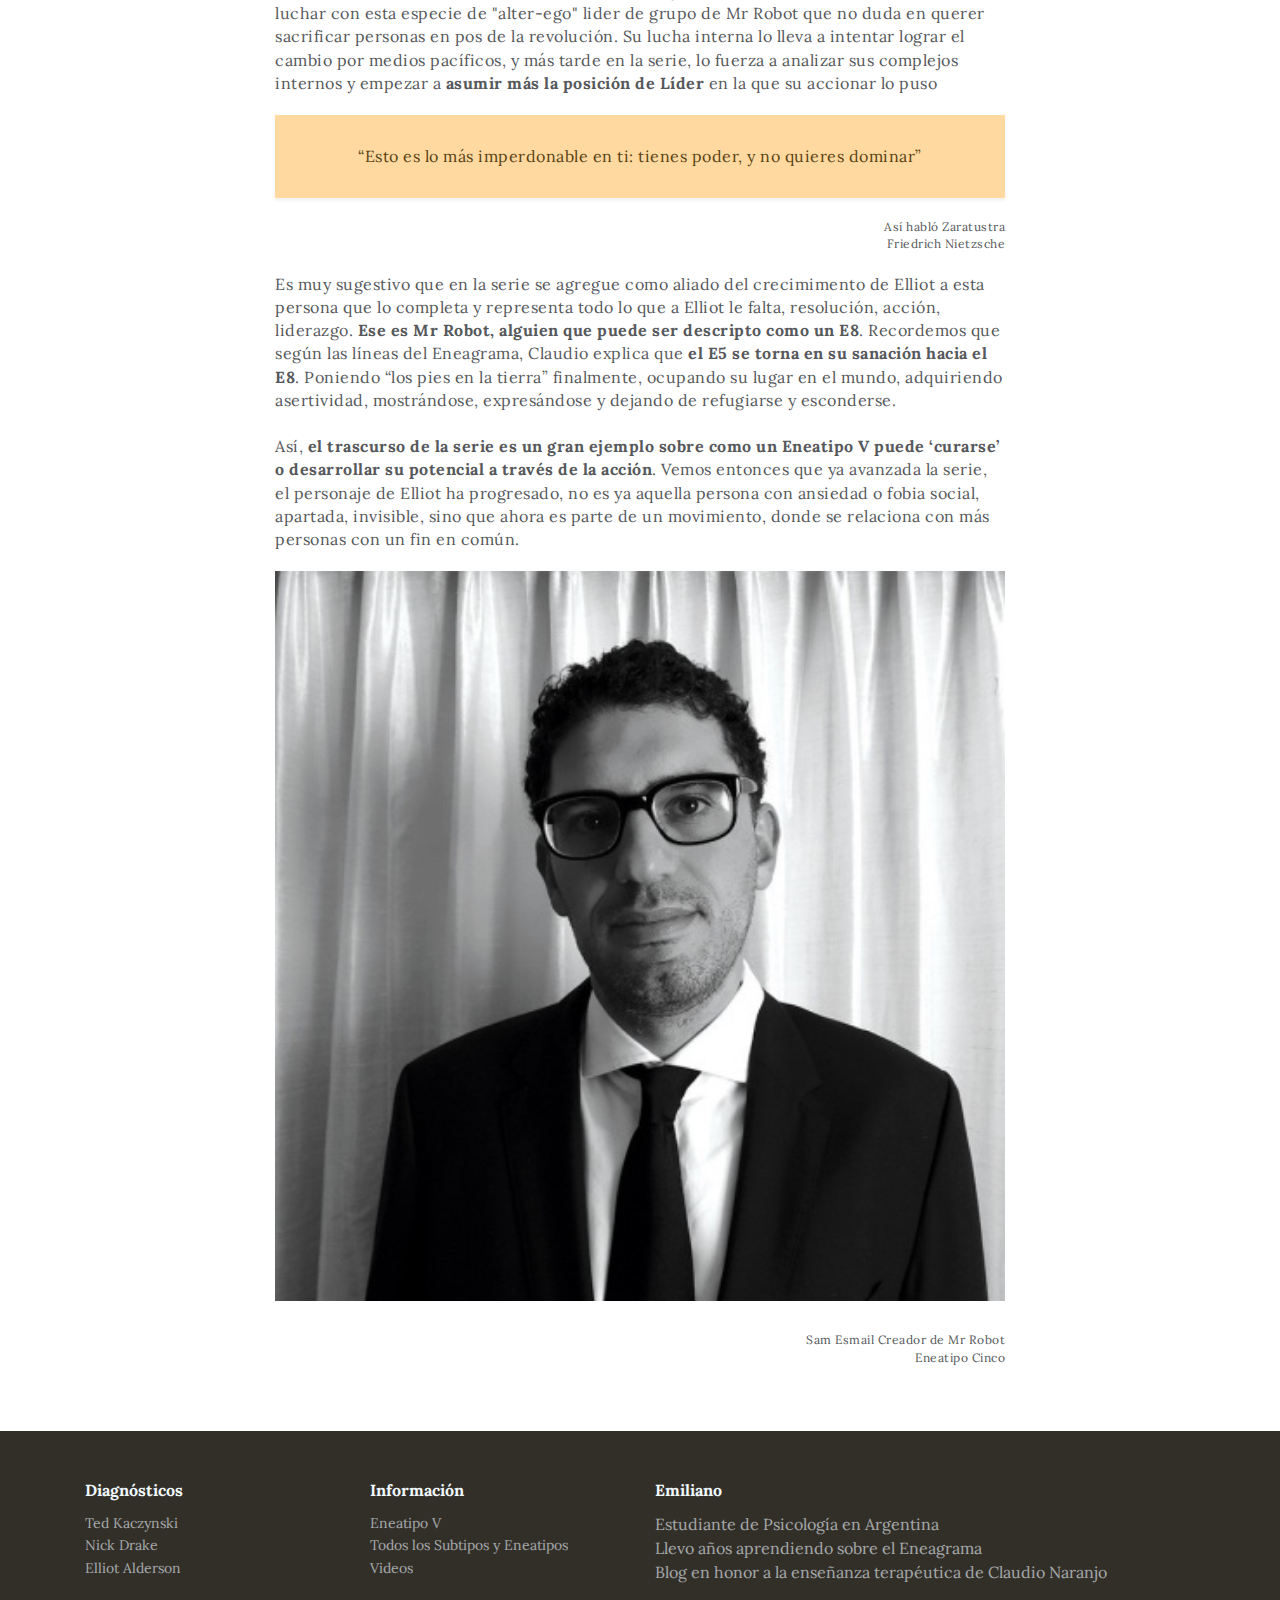
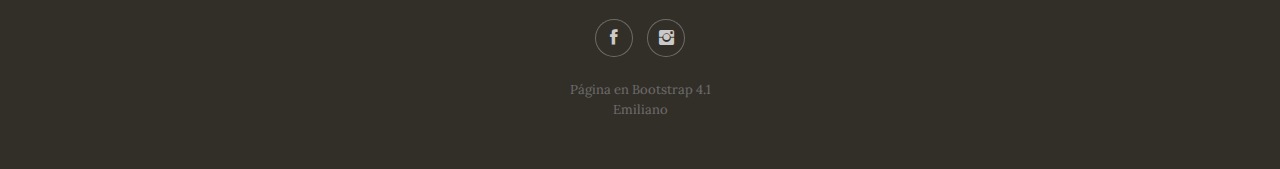
<file: articles/mr-robot.html>
<!DOCTYPE html>
<html>

<head>
    <meta charset="utf-8">
    <meta name="viewport" content="width=device-width, initial-scale=1.0, shrink-to-fit=no">
    <title>Eneatipo V | Mr Robot</title>
    <meta name="description" content="Diagnóstico de Elliot de Mr Robot como Eneatipo V">
    <link rel="stylesheet" href="../assets/bootstrap/css/bootstrap.min.css">
    <link rel="stylesheet" href="../assets/fonts/ionicons.min.css">
    <link rel="stylesheet" href="https://fonts.googleapis.com/css?family=Lora">
    <link rel="stylesheet" href="../assets/css/styles.min.css">
</head>

<body>
    <div>
        <nav class="navbar navbar-light navbar-expand-md shadow-sm navigation-clean" style="background-color: rgb(255,255,255);">
            <div class="container"><a class="navbar-brand" href="#" style="color: rgb(79,41,38);font-weight: normal;font-style: normal;margin: 0px 16px;"><img src="../assets/img/asdasda22222.png" style="width: 30px;margin: 0px 15px 3px 0px;">ENEATIPO V<br></a><button class="navbar-toggler"
                    data-toggle="collapse" data-target="#navcol-1"><span class="sr-only">Toggle navigation</span><span class="navbar-toggler-icon"></span></button>
                <div class="collapse navbar-collapse" id="navcol-1">
                    <ul class="nav navbar-nav ml-auto">
                        <li class="nav-item" role="presentation"><a class="nav-link active" href="#" style="color: rgb(79,41,38);">Inicio</a></li>
                        <li class="dropdown nav-item"><a class="dropdown-toggle nav-link" data-toggle="dropdown" aria-expanded="false" href="#" style="color: rgb(79,41,38);">Información&nbsp;</a>
                            <div class="dropdown-menu" role="menu"><a class="dropdown-item" role="presentation" href="../info/eneatipos-completo.html">Todos los Eneatipos y Subtipos</a><a class="dropdown-item" role="presentation" href="../info/cinco.html">Eneatipo V</a></div>
                        </li>
                        <li class="nav-item" role="presentation"><a class="nav-link" href="#" style="color: rgb(79,41,38);">Test</a></li>
                        <li class="dropdown nav-item"><a class="dropdown-toggle nav-link" data-toggle="dropdown" aria-expanded="false">Diagnósticos&nbsp;</a>
                            <div class="dropdown-menu" role="menu"><a class="dropdown-item" role="presentation" href="../articles/kaczynski.html">Ted Kaczynski</a><a class="dropdown-item" role="presentation" href="../articles/nick-drake.html">Nick Drake</a><a class="dropdown-item" role="presentation"
                                    href="../articles/nietzsche.html">Friedrich Nietzsche</a><a class="dropdown-item" role="presentation" href="../articles/mr-robot.html">Mr Robot</a><a class="dropdown-item" role="presentation" href="../articles/mazzy-star.html">Mazzy Star</a></div>
                        </li>
                    </ul>
                </div>
            </div>
        </nav>
    </div>
    <div class="article-clean" style="background-color: rgb(255,255,255);">
        <div class="container">
            <div class="row" style="letter-spacing: 0.5px;">
                <div class="col-lg-10 col-xl-8 offset-lg-1 offset-xl-2">
                    <div class="intro">
                        <h1 class="text-center" style="color: rgb(79,41,38);">Elliot (Mr Robot)</h1>
                        <p class="text-center"><span class="by">por</span> <a href="#">Emiliano</a><span class="date">ABRIL 25, 2020</span></p><img class="img-fluid" src="../assets/img/elliot-1.jpg" style="width: 100%;"></div>
                    <div class="text">
                        <p>A pesar de ser un personaje de ficción. El personaje de <strong>Elliot en Mr Robot es la mejor representación de un E5 Conservación en la televisión y el cine</strong>. Elliot es un técnico informático, que trabaja en una empresa
                            de ciberseguridad, y de noche realiza actividades de ‘hacker vigilante’. También ocupa sus noches hackeando a sus conocidos y sus compañeros de trabajo. En un intento por ‘conocerlos’ a través de la investigación de su vida
                            personal y privada. Con la ilusión de lograr una conexión con ellos sin necesidad de contacto físico.<br></p>
                        <p class="text-left shadow-sm" style="background-color: #ffd99f;padding: 30px;color: rgb(88,66,20);font-weight: normal;letter-spacing: 0.5px;">Para el E5, el cuerpo […] deja muy temprano de ser la base de acceso a sí mismo, al otro y al mundo, y las informaciones cognitivas se transforman en el canal preferido para el intercambio relacional y para la construcción de la
                            propia identidad<br></p>
                        <p class="text-right" style="font-size: 12px;">Claudio Naranjo<br></p>
                        <p>Elliot se siente a menudo solo y aislado y lucha contra estos sentimientos de alienación y soledad recurriendo a una rutina de drogas, hackeos solitarios y fantaseando cambiar radicalmente su vida y la vida de los demás<br></p>
                        <img
                            src="../assets/img/elliot-2.png" style="width: 100%;margin-bottom: 30px;">
                            <p>El E5 Conservación es descrito por Claudio Naranjo en uno de sus talleres como<br></p>
                            <p class="text-left shadow-sm" style="background-color: #ffd99f;padding: 30px;color: rgb(88,66,20);font-weight: normal;letter-spacing: 0.5px;">Escondiéndose metafóricamente en una cueva o castillo con gruesas paredes, creando un espacio privado. Más tristeza, más sufrimiento, más anhelo, más nostalgia. Escondido por su inhabilidad para confrontar. No queriendo mostrar
                                su lado asocial. Rebelde. Deseoso de privacidad. No saber qué decir, no saber “fluir”. Tímido, socialmente torpe. El más evitador (avoidant). Desconectado del cuerpo<br><br>El enojo es percibido subliminalmente como algo
                                “sucio” (Los Cinco en general tienen problemas con el enojo). Misantropía, generalizado desdén hacia los demás mortales<br></p>
                            <p class="text-right" style="font-size: 12px;">Claudio Naranjo<br></p>
                            <p>Vemos estas características en Elliot, que al refugiarse en su propio mundo. Pierde la conexión con las personas. De todas maneras el E5 puede sentirse muy incomprendido y en soledad aún en presencia de personas o amistades.
                                Como decía Nietzsche, otro E5<br></p>
                            <p class="text-left shadow-sm" style="background-color: #ffd99f;padding: 30px;color: rgb(88,66,20);font-weight: normal;letter-spacing: 0.5px;">Mi soledad no depende de la presencia o ausencia de gente; por el contrario, detesto a los que roban mi soledad sin a cambio ofrecerme verdadera&nbsp;compañía<br></p>
                            <p class="text-right" style="font-size: 12px;">Friedrich Nietzsche<br></p>
                            <p class="text-left shadow-sm" style="background-color: #ffd99f;padding: 30px;color: rgb(88,66,20);font-weight: normal;letter-spacing: 0.5px;">Mantener las relaciones es costoso y, por tanto, no solo se las limita a un número sostenible, sino que se las encasilla en categorías precisas e inconfundibles entre sí: un amigo es un amigo; si se transforma en colega, a
                                nivel emocional se crea una confusión interior no controlable. El&nbsp;<strong>aislamiento</strong>, fijación del cinco, debe ser entendido no solo como aislamiento de los demás, sino también como aislamiento de las experiencias
                                entre sí y aislamiento entre el mundo intelectual y el emotivo.<br></p>
                            <p class="text-right" style="font-size: 12px;">Claudio Naranjo<br></p>
                            <p>Hay innumerables escenas en la serie donde se plantea este dilema a Elliot quién está acostumbrado a apartar a sus compañeros de trabajo de manera de no incluirlos en su vida personal. Son colegas y deben quedar como ello.
                                Esto se llama <strong>compartimentalización </strong>y es uno de los mecanismos de defensa prevalentes en el Eneatipo Cinco, así como en los esquizoides. Salvo Ángela que es una vieja amiga, y con quién tampoco no se expresa
                                de forma abierta, los demás compañeros que intentan socializar y entrar en la vida privada de Elliot son rechazados fríamente.<br></p><img src="../assets/img/elliot-3.jpg" style="width: 100%;margin-bottom: 30px;">
                            <p class="text-center shadow-sm"
                                style="background-color: #ffd99f;padding: 30px;color: rgb(88,66,20);font-weight: normal;letter-spacing: 0.5px;">Las relaciones del E5 tienen siempre un estilo formal y afectivamente aséptico<br></p>
                            <p>Otras características como la misantropía y el desdén hacia las demás personas, y la faceta rebelde se muestran en la serie. Elliot&nbsp;desprecia la vida superficial de su ambiente y alberga sueños de rebelión contra el sistema
                                económico que siente oprime al pequeño círculo de gente que aprecia. Podría decir también que así como este subtipo Conservación está preocupado por su supervivencia, esta inquietud por las condiciones materiales del mundo
                                y de sus cercanos puede derivar de esta misma preocupación<br></p>
                            <p class="text-left shadow-sm" style="background-color: #ffd99f;padding: 30px;color: rgb(88,66,20);font-weight: normal;letter-spacing: 0.5px;">Como cada subtipo conservación, este también está ligado a la supervivencia y a lo concreto, apegado a los objetos y al espacio personal; pero como el E5, que es el más mental de los caracteres mentales, es en el pensamiento,
                                <strong>en la reflexión incesante sobre la manera de sobrevivir y de vivir mediante la limitación de perturbaciones externas</strong>, donde encuentra el refugio más grande.<br></p>
                            <p class="text-right" style="font-size: 12px;">Claudio Naranjo<br></p>
                            <p>Las únicas características del personaje que podemos plantear fuera del subtipo conservación son una cierta <strong>asertividad</strong> hacia los otros. Mientras muchas veces el subtipo conservación de este eneatipo tiende
                                a la hiperadaptabilidad o a lo que Naranjo llama “obediencia zombie” como una forma compulsiva de responder a la demanda ajena para evitar el conflicto. También hay rasgos de la relación con Shayla su pareja en la serie,
                                que recuerdan algo al idealismo del E5 sexual y este valerse del otro como un puente hacia el mundo.<br><br>Sin embargo aún con ella es incapaz de expresar totalmente sus sentimientos o sensaciones. O hacerla participar
                                completamente en su mundo<br></p><img src="../assets/img/elliot-4.jpg" style="width: 100%;margin-bottom: 30px;">
                            <p>Luchando contra sus alucinaciones, su paranoia, su soledad. Animado por el encuentro con un grupo de Hackers, Elliot decide explotar su <strong>tendencia a&nbsp;<em>la acción clandestina</em></strong>&nbsp;(rasgo característico
                                de este subtipo y eneatipo)<em>&nbsp;como hacker&nbsp;</em>y poner sus ideas en práctica para realizar una revolución social. <strong>Mientras una dosis de&nbsp;<em>venganza</em>&nbsp;ante la sociedad motiva sus actos</strong>                                (Tal como sucedería con el Unabomber)<strong> Elliot es movido también por la ‘compasión’ hacia los sufrimientos de sus personas cercanas y de lo que ve a su alrededor</strong>. Intenta luchar con esta especie de "alter-ego"
                                lider de grupo de Mr Robot que no duda en querer sacrificar personas en pos de la revolución. Su lucha interna lo lleva a intentar lograr el cambio por medios pacíficos, y más tarde en la serie, lo fuerza a analizar sus
                                complejos internos y empezar a <strong>asumir más la posición de Líder</strong> en la que su accionar lo puso<br></p>
                            <p class="text-center shadow-sm" style="background-color: #ffd99f;padding: 30px;color: rgb(88,66,20);font-weight: normal;letter-spacing: 0.5px;">“Esto es lo más imperdonable en ti: tienes poder, y no quieres dominar”<br></p>
                            <p class="text-right" style="font-size: 12px;">Así habló Zaratustra<br>Friedrich Nietzsche</p>
                            <p>Es muy sugestivo que en la serie se agregue como aliado del crecimimento de Elliot a esta persona que lo completa y representa todo lo que a Elliot le falta, resolución, acción, liderazgo. <strong>Ese es Mr Robot, alguien que puede ser descripto como un E8</strong>.
                                Recordemos que según las líneas del Eneagrama, Claudio explica que <strong>el E5 se torna en su sanación hacia el E8</strong>. Poniendo “los pies en la tierra” finalmente, ocupando su lugar en el mundo, adquiriendo asertividad,
                                mostrándose, expresándose y dejando de refugiarse y esconderse.<br><br>Así, <strong>el trascurso de la serie es un gran ejemplo sobre como un Eneatipo V puede ‘curarse’ o desarrollar su potencial a través de la acción</strong>.
                                Vemos entonces que ya avanzada la serie, el personaje de Elliot ha progresado, no es ya aquella persona con ansiedad o fobia social, apartada, invisible, sino que ahora es parte de un movimiento, donde se relaciona con
                                más personas con un fin en común.<br></p><img src="../assets/img/elliot-5.jpg" style="width: 100%;margin-bottom: 30px;">
                            <p class="text-right" style="font-size: 12px;">Sam Esmail Creador de Mr Robot<br>Eneatipo Cinco</p>
                    </div>
                </div>
            </div>
        </div>
    </div>
    <div class="footer-dark" style="background-color: rgb(50,46,40);margin-top: 45px;font-family: Lora, serif;">
        <footer>
            <div class="container">
                <div class="row">
                    <div class="col-sm-6 col-md-3 item">
                        <h3>Diagnósticos</h3>
                        <ul>
                            <li><a href="#">Ted Kaczynski</a></li>
                            <li><a href="#">Nick Drake</a></li>
                            <li><a href="#">Elliot Alderson</a></li>
                        </ul>
                    </div>
                    <div class="col-sm-6 col-md-3 item">
                        <h3>Información</h3>
                        <ul>
                            <li><a href="#">Eneatipo V</a></li>
                            <li><a href="#">Todos los Subtipos y Eneatipos</a></li>
                            <li><a href="#">Videos</a></li>
                        </ul>
                    </div>
                    <div class="col-md-6 item text">
                        <h3>Emiliano</h3>
                        <p>Estudiante de Psicología en Argentina<br>Llevo años aprendiendo sobre el Eneagrama<br>Blog en honor a la enseñanza terapéutica de Claudio Naranjo</p>
                    </div>
                    <div class="col item social"><a href="#"><i class="icon ion-social-facebook"></i></a><a href="#"><i class="icon ion-social-instagram"></i></a></div>
                </div>
                <p class="copyright">Página en Bootstrap 4.1<br>Emiliano</p>
            </div>
        </footer>
    </div>
    <script src="../assets/js/jquery.min.js"></script>
    <script src="../assets/bootstrap/js/bootstrap.min.js"></script>
</body>

</html>
</file>
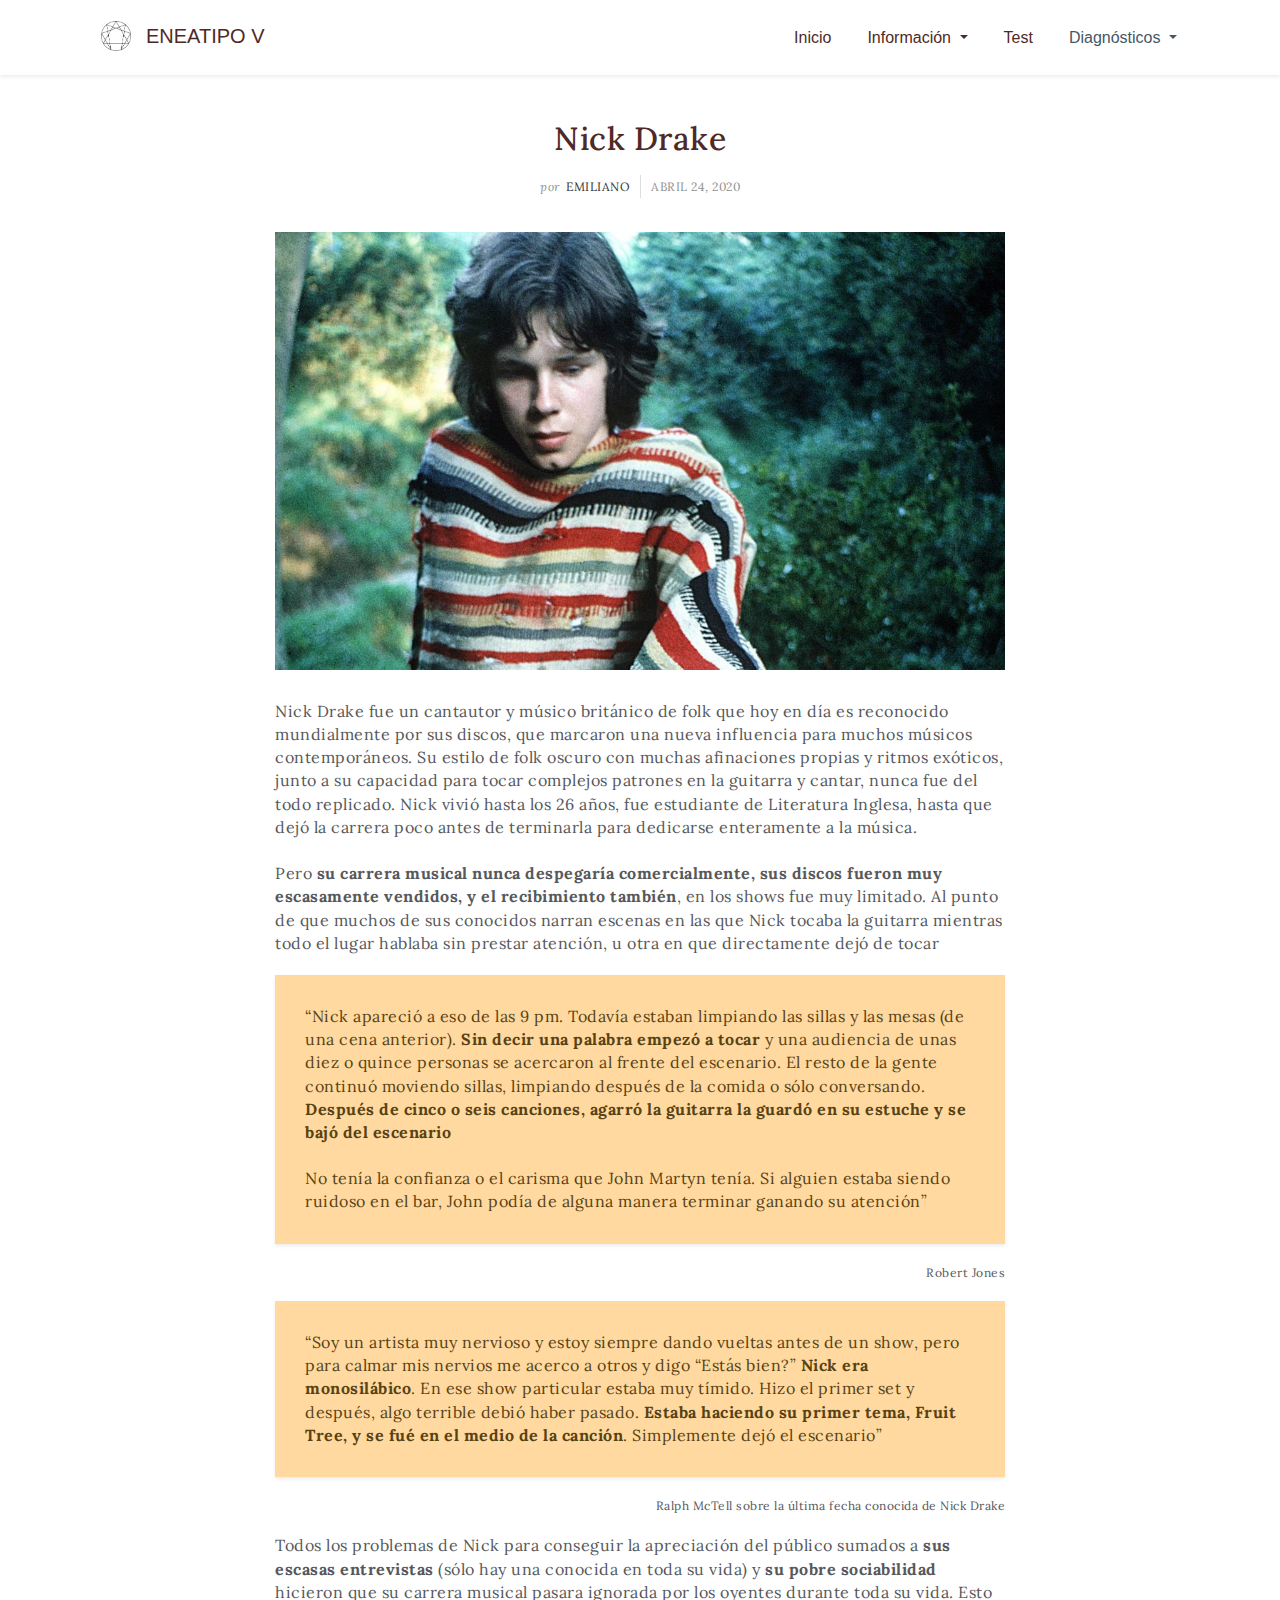
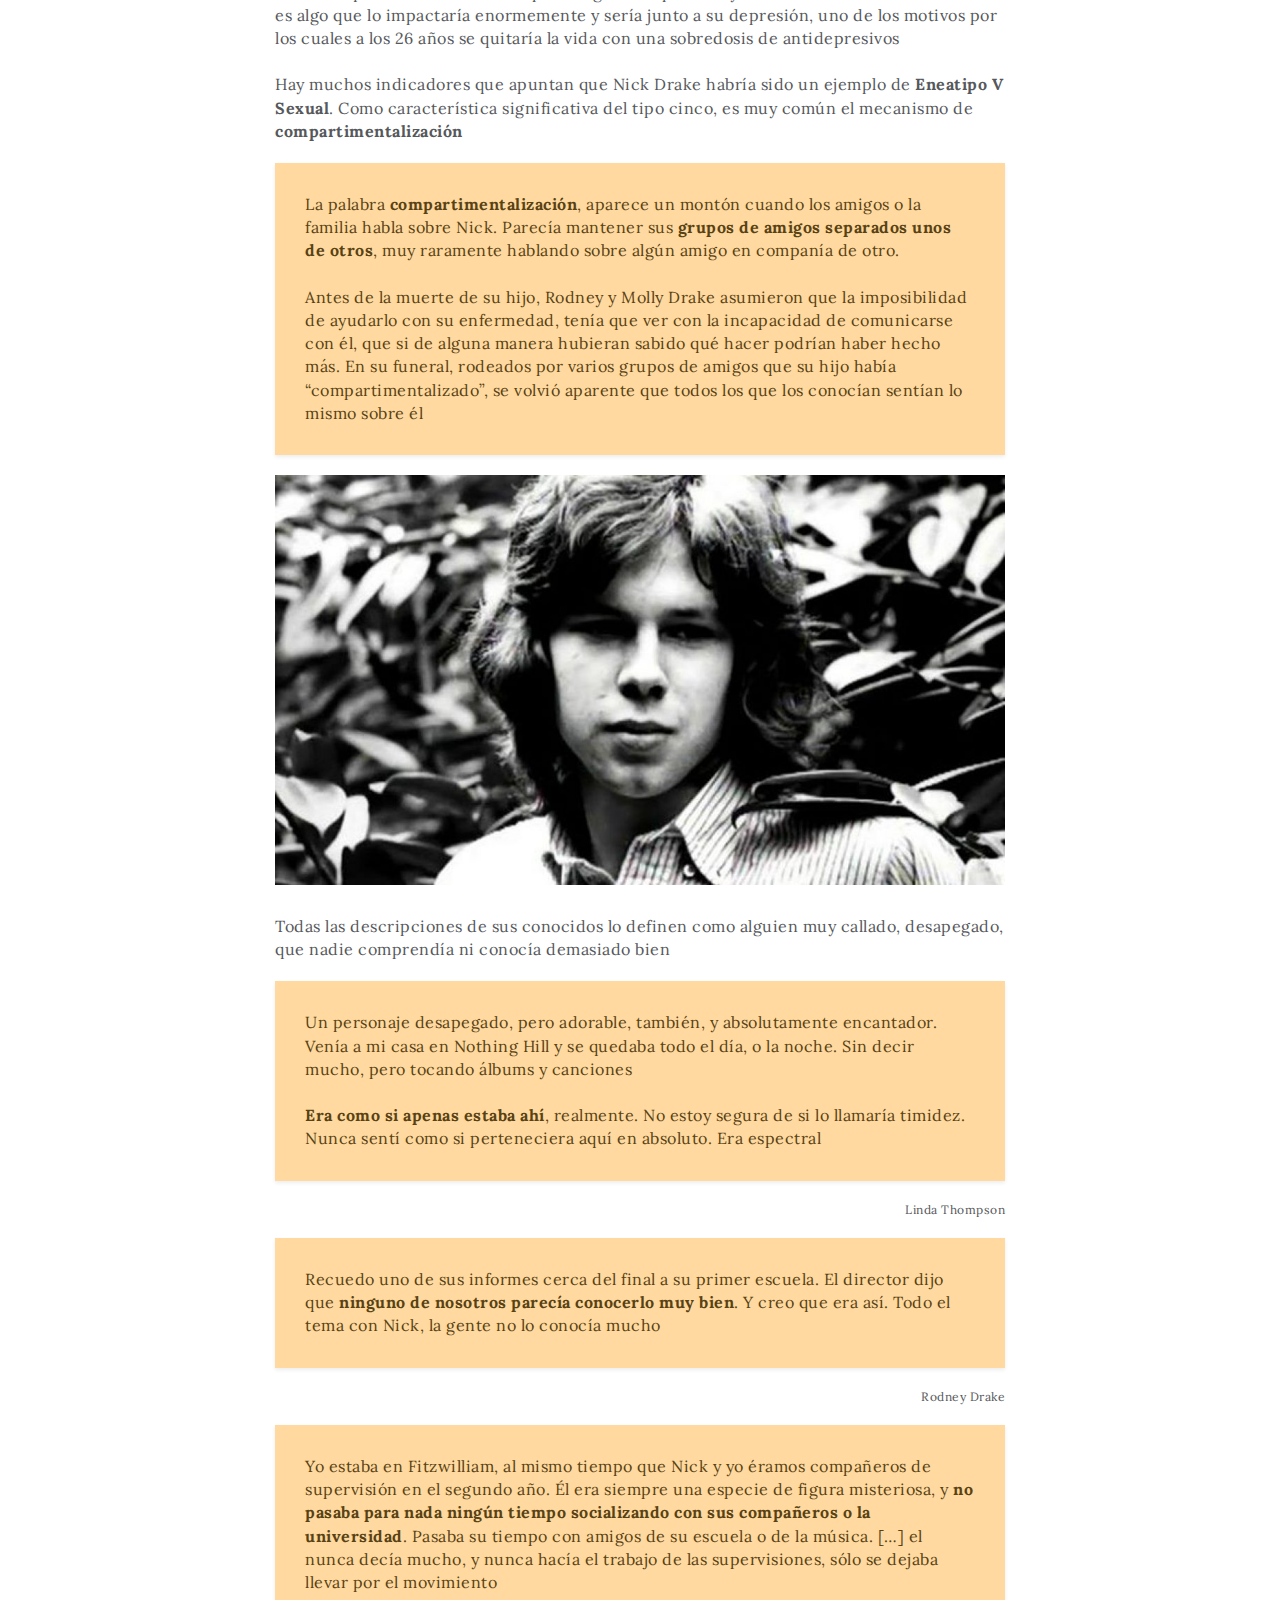
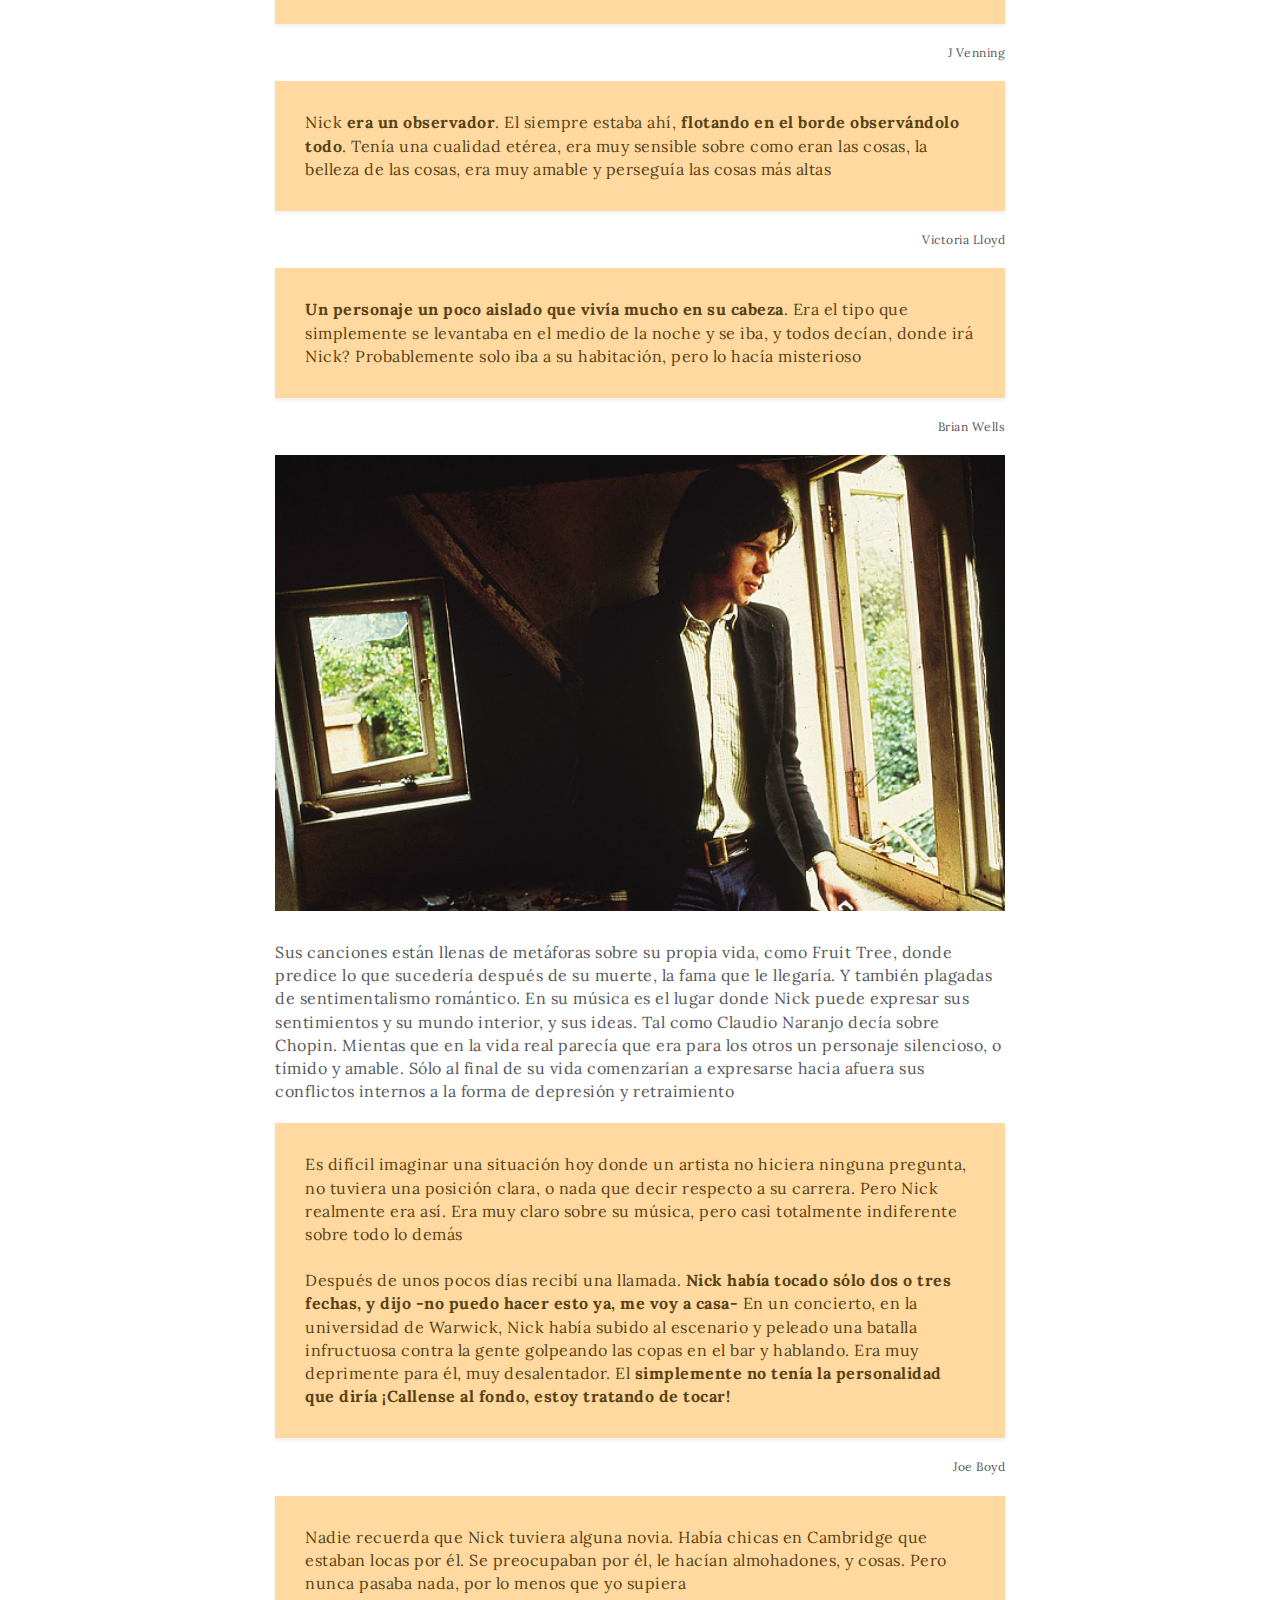
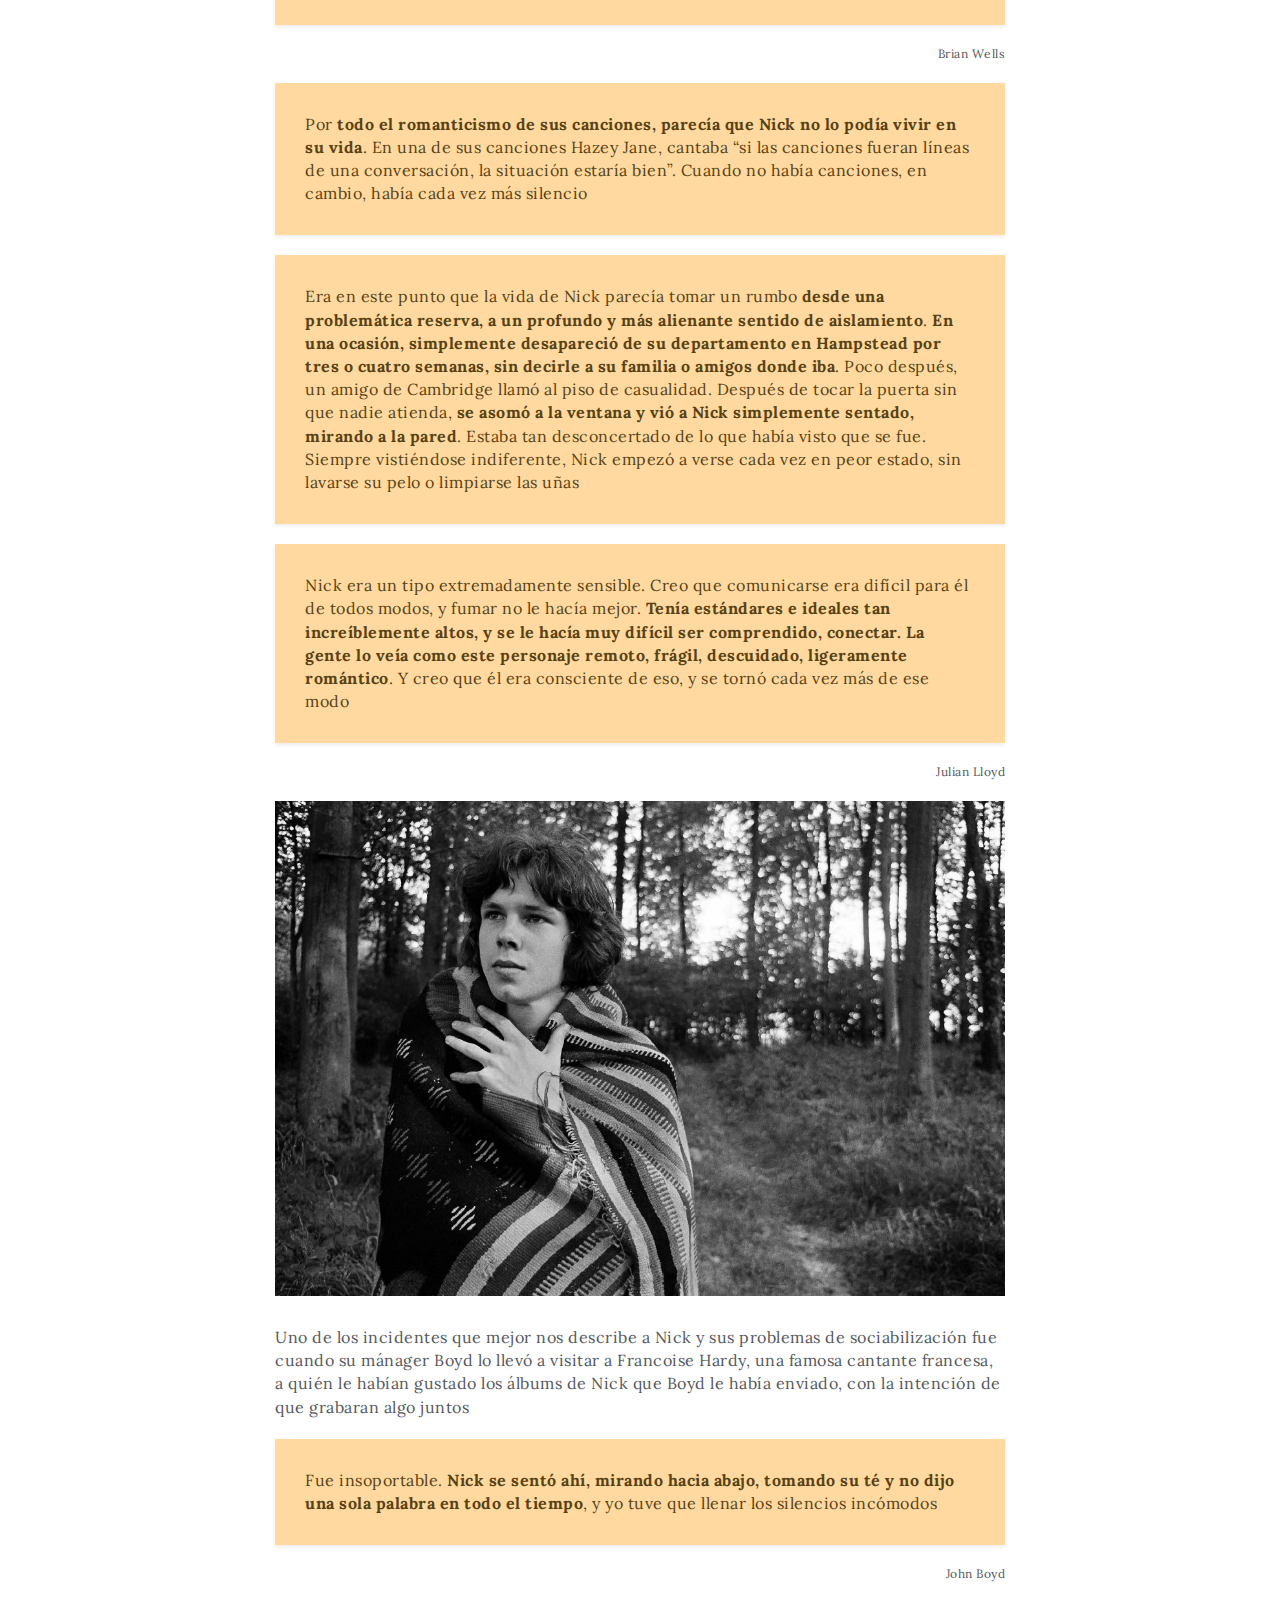
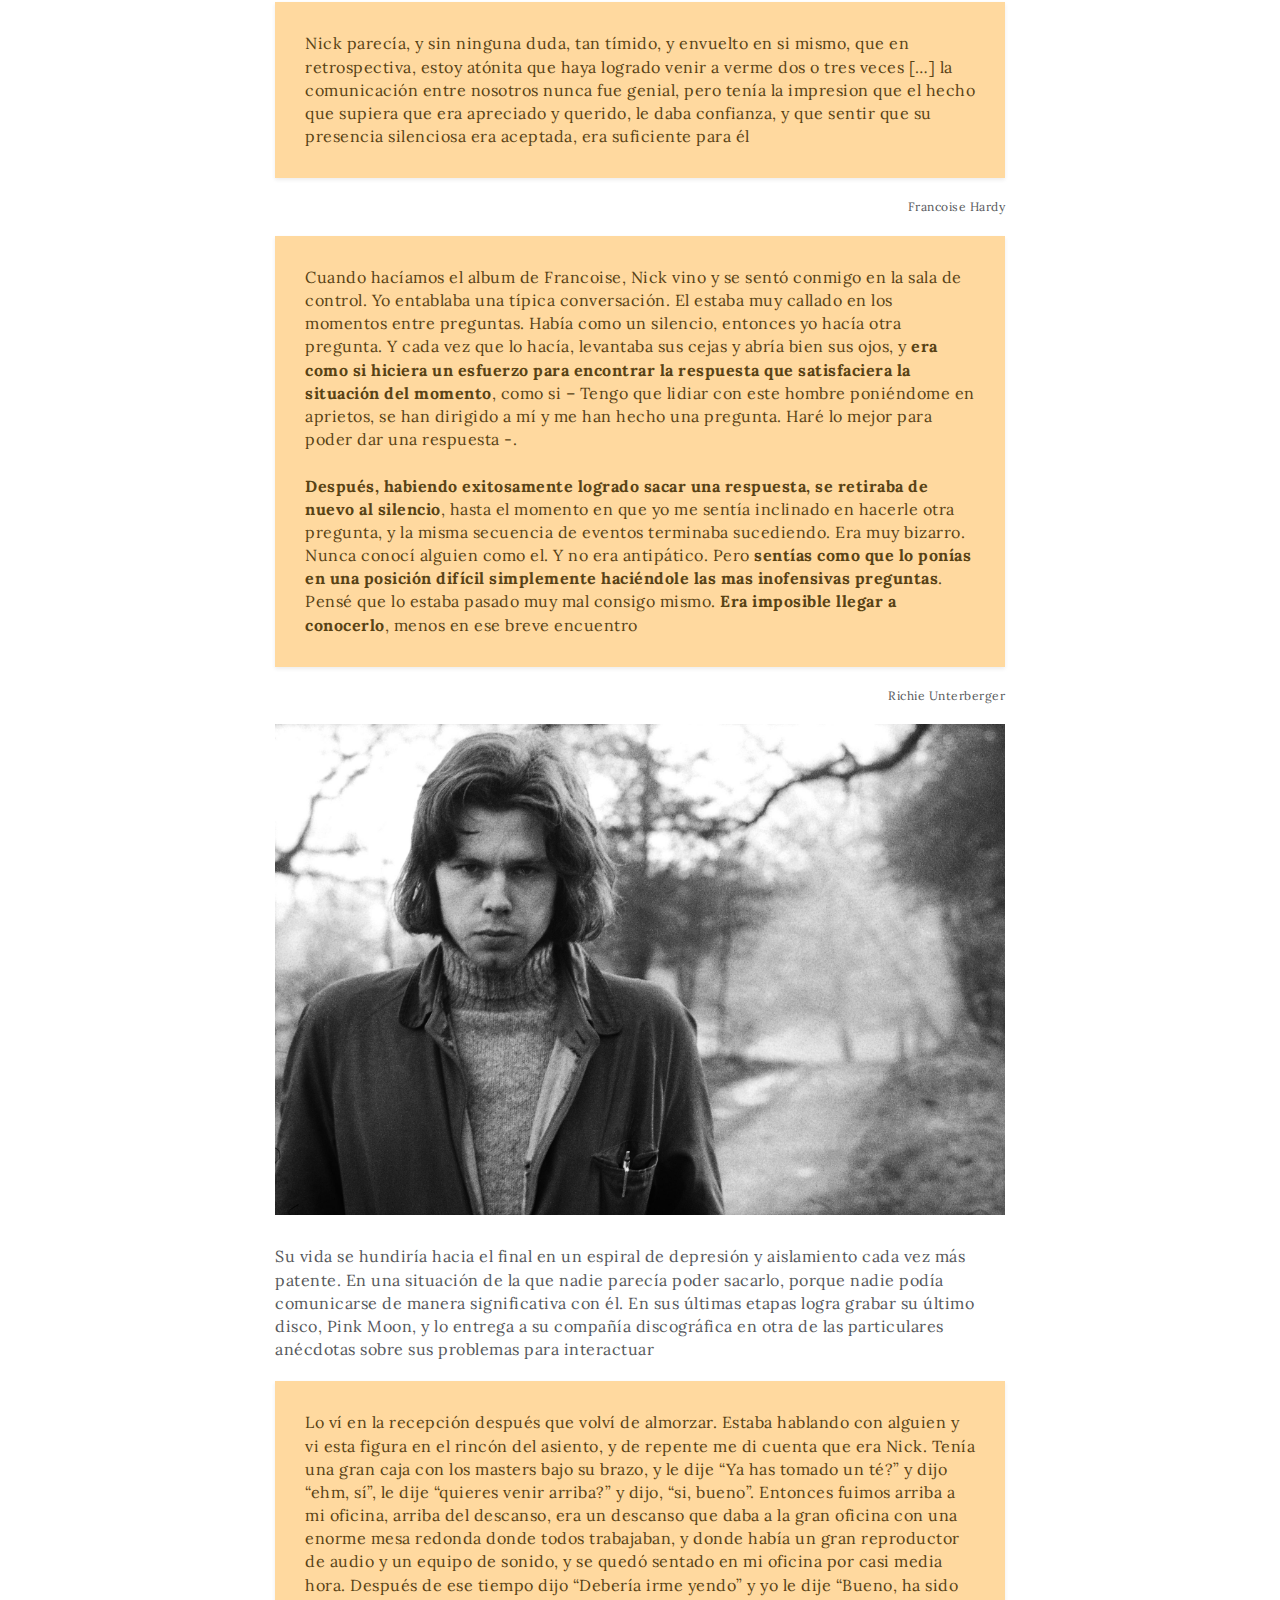
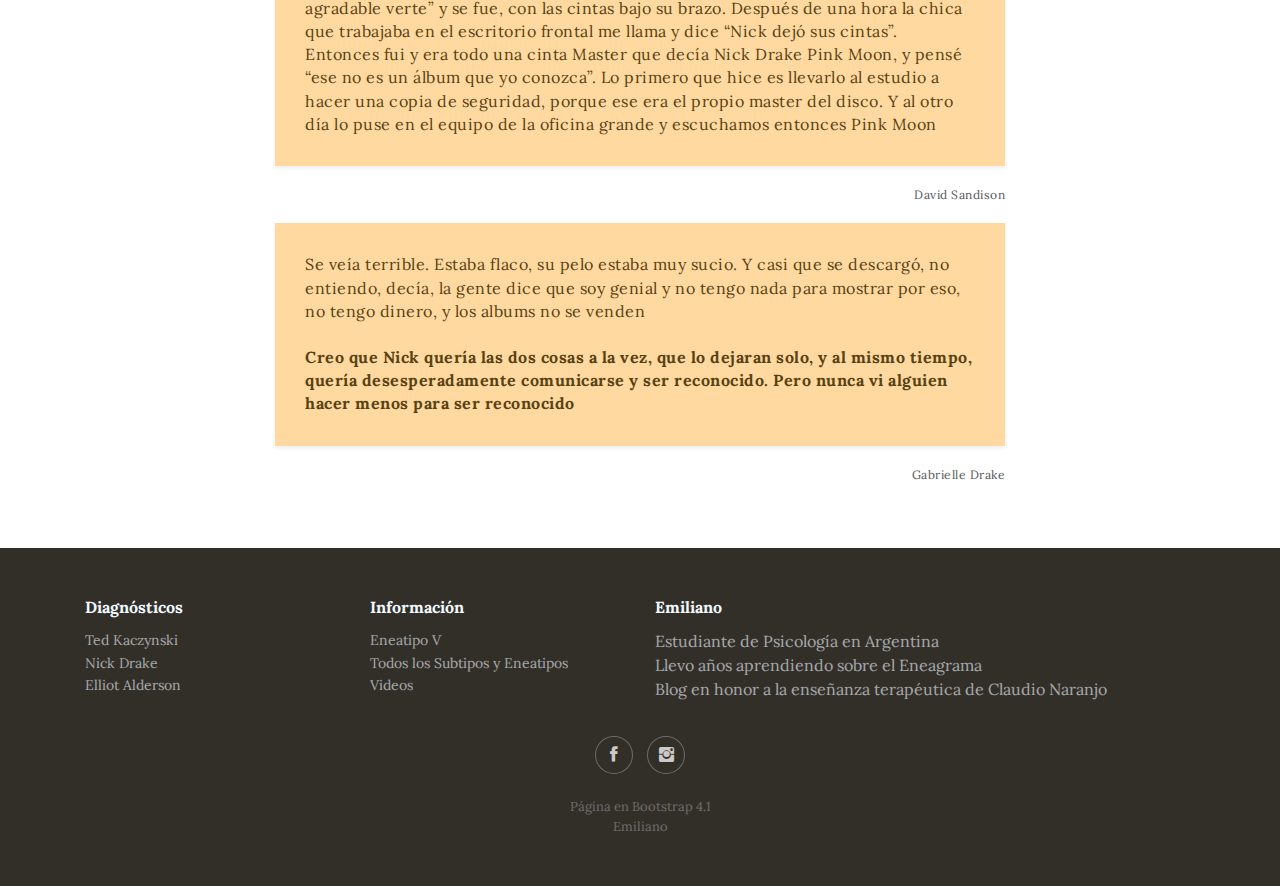
<file: articles/nick-drake.html>
<!DOCTYPE html>
<html>

<head>
    <meta charset="utf-8">
    <meta name="viewport" content="width=device-width, initial-scale=1.0, shrink-to-fit=no">
    <title>Eneatipo V | Nick Drake</title>
    <meta name="description" content="Diagnóstico de Nick Drake como Eneatipo V">
    <link rel="stylesheet" href="../assets/bootstrap/css/bootstrap.min.css">
    <link rel="stylesheet" href="../assets/fonts/ionicons.min.css">
    <link rel="stylesheet" href="https://fonts.googleapis.com/css?family=Lora">
    <link rel="stylesheet" href="../assets/css/styles.min.css">
</head>

<body>
    <div>
        <nav class="navbar navbar-light navbar-expand-md shadow-sm navigation-clean" style="background-color: rgb(255,255,255);">
            <div class="container"><a class="navbar-brand" href="#" style="color: rgb(79,41,38);font-weight: normal;font-style: normal;margin: 0px 16px;"><img src="../assets/img/asdasda22222.png" style="width: 30px;margin: 0px 15px 3px 0px;">ENEATIPO V<br></a><button class="navbar-toggler"
                    data-toggle="collapse" data-target="#navcol-1"><span class="sr-only">Toggle navigation</span><span class="navbar-toggler-icon"></span></button>
                <div class="collapse navbar-collapse" id="navcol-1">
                    <ul class="nav navbar-nav ml-auto">
                        <li class="nav-item" role="presentation"><a class="nav-link active" href="#" style="color: rgb(79,41,38);">Inicio</a></li>
                        <li class="dropdown nav-item"><a class="dropdown-toggle nav-link" data-toggle="dropdown" aria-expanded="false" href="#" style="color: rgb(79,41,38);">Información&nbsp;</a>
                            <div class="dropdown-menu" role="menu"><a class="dropdown-item" role="presentation" href="../info/eneatipos-completo.html">Todos los Eneatipos y Subtipos</a><a class="dropdown-item" role="presentation" href="../info/cinco.html">Eneatipo V</a></div>
                        </li>
                        <li class="nav-item" role="presentation"><a class="nav-link" href="#" style="color: rgb(79,41,38);">Test</a></li>
                        <li class="dropdown nav-item"><a class="dropdown-toggle nav-link" data-toggle="dropdown" aria-expanded="false">Diagnósticos&nbsp;</a>
                            <div class="dropdown-menu" role="menu"><a class="dropdown-item" role="presentation" href="../articles/kaczynski.html">Ted Kaczynski</a><a class="dropdown-item" role="presentation" href="../articles/nick-drake.html">Nick Drake</a><a class="dropdown-item" role="presentation"
                                    href="../articles/nietzsche.html">Friedrich Nietzsche</a><a class="dropdown-item" role="presentation" href="../articles/mr-robot.html">Mr Robot</a><a class="dropdown-item" role="presentation" href="../articles/mazzy-star.html">Mazzy Star</a></div>
                        </li>
                    </ul>
                </div>
            </div>
        </nav>
    </div>
    <div class="article-clean" style="background-color: rgb(255,255,255);">
        <div class="container">
            <div class="row" style="letter-spacing: 0.5px;">
                <div class="col-lg-10 col-xl-8 offset-lg-1 offset-xl-2">
                    <div class="intro">
                        <h1 class="text-center" style="color: rgb(79,41,38);">Nick Drake</h1>
                        <p class="text-center"><span class="by">por</span> <a href="#">Emiliano</a><span class="date">ABRIL 24, 2020</span></p><img class="img-fluid" src="../assets/img/nickdrake-1.jpg" style="width: 100%;"></div>
                    <div class="text">
                        <p>Nick Drake fue un cantautor y músico británico de folk que hoy en día es reconocido mundialmente por sus discos, que marcaron una nueva influencia para muchos músicos contemporáneos. Su estilo de folk oscuro con muchas afinaciones
                            propias y ritmos exóticos, junto a su capacidad para tocar complejos patrones en la guitarra y cantar, nunca fue del todo replicado. Nick vivió hasta los 26 años, fue estudiante de Literatura Inglesa, hasta que dejó la carrera
                            poco antes de terminarla para dedicarse enteramente a la música.<br><br>Pero&nbsp;<strong>su carrera musical nunca despegaría comercialmente, sus discos fueron muy escasamente vendidos, y el recibimiento también</strong>, en
                            los shows fue muy limitado. Al punto de que muchos de sus conocidos narran escenas en las que Nick tocaba la guitarra mientras todo el lugar hablaba sin prestar atención, u otra en que directamente dejó de tocar<br></p>
                        <p class="text-left shadow-sm"
                            style="background-color: #ffd99f;padding: 30px;color: rgb(88,66,20);font-weight: normal;letter-spacing: 0.5px;">“Nick apareció a eso de las 9 pm. Todavía estaban limpiando las sillas y las mesas (de una cena anterior). <strong>Sin decir una palabra empezó a tocar</strong> y una audiencia de unas diez o quince personas se acercaron al frente
                            del escenario. El resto de la gente continuó moviendo sillas, limpiando después de la comida o sólo conversando. <strong>Después de cinco o seis canciones, agarró la guitarra la guardó en su estuche y se bajó del escenario</strong><br><br>No
                            tenía la confianza o el carisma que John Martyn tenía. Si alguien estaba siendo ruidoso en el bar, John podía de alguna manera terminar ganando su atención”<br></p>
                        <p class="text-right" style="font-size: 12px;">Robert Jones<br></p>
                        <p class="text-left shadow-sm" style="background-color: #ffd99f;padding: 30px;color: rgb(88,66,20);font-weight: normal;letter-spacing: 0.5px;">“Soy un artista muy nervioso y estoy siempre dando vueltas antes de un show, pero para calmar mis nervios me acerco a otros y digo “Estás bien?” <strong>Nick era monosilábico</strong>. En ese show particular estaba muy tímido.
                            Hizo el primer set y después, algo terrible debió haber pasado. <strong>Estaba haciendo su primer tema, Fruit Tree, y se fué en el medio de la canción</strong>. Simplemente dejó el escenario”<br></p>
                        <p class="text-right" style="font-size: 12px;">Ralph McTell sobre la última fecha conocida de Nick Drake<br></p>
                        <p>Todos los problemas de Nick para conseguir la apreciación del público sumados a <strong>sus escasas entrevistas</strong> (sólo hay una conocida en toda su vida) y <strong>su pobre sociabilidad</strong> hicieron que su carrera musical
                            pasara ignorada por los oyentes durante toda su vida. Esto es algo que lo impactaría enormemente y sería junto a su depresión, uno de los motivos por los cuales a los 26 años se quitaría la vida con una sobredosis de antidepresivos<br><br>Hay
                            muchos indicadores que apuntan que Nick Drake habría sido un ejemplo de <strong>Eneatipo V Sexual</strong>. Como característica significativa del tipo cinco, es muy común el mecanismo de <strong>compartimentalización</strong><br></p>
                        <p
                            class="text-left shadow-sm" style="background-color: #ffd99f;padding: 30px;color: rgb(88,66,20);font-weight: normal;letter-spacing: 0.5px;">La palabra <strong>compartimentalización</strong>, aparece un montón cuando los amigos o la familia habla sobre Nick. Parecía mantener sus <strong>grupos de amigos separados unos de otros</strong>, muy raramente hablando sobre
                            algún amigo en companía de otro.<br><br>Antes de la muerte de su hijo, Rodney y Molly Drake asumieron que la imposibilidad de ayudarlo con su enfermedad, tenía que ver con la incapacidad de comunicarse con él, que si de alguna
                            manera hubieran sabido qué hacer podrían haber hecho más. En su funeral, rodeados por varios grupos de amigos que su hijo había “compartimentalizado”, se volvió aparente que todos los que los conocían sentían lo mismo sobre
                            él<br></p>
                            <p><img src="../assets/img/nickdrake-2.jpg" style="width: 100%;margin-bottom: 30px;">Todas las descripciones de sus conocidos lo definen como alguien muy callado, desapegado, que nadie comprendía ni conocía demasiado bien<br></p>
                            <p class="text-left shadow-sm"
                                style="background-color: #ffd99f;padding: 30px;color: rgb(88,66,20);font-weight: normal;letter-spacing: 0.5px;">Un personaje desapegado, pero adorable, también, y absolutamente encantador. Venía a mi casa en Nothing Hill y se quedaba todo el día, o la noche. Sin decir mucho, pero tocando álbums y canciones<br><br><strong>Era como si apenas estaba ahí</strong>,
                                realmente. No estoy segura de si lo llamaría timidez. Nunca sentí como si perteneciera aquí en absoluto. Era espectral<br></p>
                            <p class="text-right" style="font-size: 12px;">Linda Thompson<br></p>
                            <p class="text-left shadow-sm" style="background-color: #ffd99f;padding: 30px;color: rgb(88,66,20);font-weight: normal;letter-spacing: 0.5px;">Recuedo uno de sus informes cerca del final a su primer escuela. El director dijo que <strong>ninguno de nosotros parecía conocerlo muy bien</strong>. Y creo que era así. Todo el tema con Nick, la gente no lo conocía mucho<br></p>
                            <p
                                class="text-right" style="font-size: 12px;">Rodney Drake<br></p>
                                <p class="text-left shadow-sm" style="background-color: #ffd99f;padding: 30px;color: rgb(88,66,20);font-weight: normal;letter-spacing: 0.5px;">Yo estaba en Fitzwilliam, al mismo tiempo que Nick y yo éramos compañeros de supervisión en el segundo año. Él era siempre una especie de figura misteriosa, y <strong>no pasaba para nada ningún tiempo socializando con sus compañeros o la universidad</strong>.
                                    Pasaba su tiempo con amigos de su escuela o de la música. […] el nunca decía mucho, y nunca hacía el trabajo de las supervisiones, sólo se dejaba llevar por el movimiento<br></p>
                                <p class="text-right" style="font-size: 12px;">J Venning<br></p>
                                <p class="text-left shadow-sm" style="background-color: #ffd99f;padding: 30px;color: rgb(88,66,20);font-weight: normal;letter-spacing: 0.5px;">Nick <strong>era un observador</strong>. El siempre estaba ahí, <strong>flotando en el borde observándolo todo</strong>. Tenía una cualidad etérea, era muy sensible sobre como eran las cosas, la belleza de las cosas, era
                                    muy amable y perseguía las cosas más altas<br></p>
                                <p class="text-right" style="font-size: 12px;">Victoria Lloyd<br></p>
                                <p class="text-left shadow-sm" style="background-color: #ffd99f;padding: 30px;color: rgb(88,66,20);font-weight: normal;letter-spacing: 0.5px;"><strong>Un personaje un poco aislado que vivía mucho en su cabeza</strong>. Era el tipo que simplemente se levantaba en el medio de la noche y se iba, y todos decían, donde irá Nick? Probablemente solo iba a su habitación,
                                    pero lo hacía misterioso<br></p>
                                <p class="text-right" style="font-size: 12px;">Brian Wells<br></p><img src="../assets/img/nickdrake-3.jpg" style="width: 100%;margin-bottom: 30px;">
                                <p>Sus canciones están llenas de metáforas sobre su propia vida, como Fruit Tree, donde predice lo que sucedería después de su muerte, la fama que le llegaría. Y también plagadas de sentimentalismo romántico. En su música
                                    es el lugar donde Nick puede expresar sus sentimientos y su mundo interior, y sus ideas. Tal como Claudio Naranjo decía sobre Chopin. Mientas que en la vida real parecía que era para los otros un personaje silencioso,
                                    o tímido y amable. Sólo al final de su vida comenzarían a expresarse hacia afuera sus conflictos internos a la forma de depresión y retraimiento<br></p>
                                <p class="text-left shadow-sm" style="background-color: #ffd99f;padding: 30px;color: rgb(88,66,20);font-weight: normal;letter-spacing: 0.5px;">Es difícil imaginar una situación hoy donde un artista no hiciera ninguna pregunta, no tuviera una posición clara, o nada que decir respecto a su carrera. Pero Nick realmente era así. Era muy claro sobre su música, pero
                                    casi totalmente indiferente sobre todo lo demás<br><br>Después de unos pocos días recibí una llamada. <strong>Nick había tocado sólo dos o tres fechas, y dijo -no puedo hacer esto ya, me voy a casa-</strong> En un concierto,
                                    en la universidad de Warwick, Nick había subido al escenario y peleado una batalla infructuosa contra la gente golpeando las copas en el bar y hablando. Era muy deprimente para él, muy desalentador. El <strong>simplemente no tenía la personalidad que diría ¡Callense al fondo, estoy tratando de tocar!</strong><br></p>
                                <p
                                    class="text-right" style="font-size: 12px;">Joe Boyd<br></p>
                                    <p class="text-left shadow-sm" style="background-color: #ffd99f;padding: 30px;color: rgb(88,66,20);font-weight: normal;letter-spacing: 0.5px;">Nadie recuerda que Nick tuviera alguna novia. Había chicas en Cambridge que estaban locas por él. Se preocupaban por él, le hacían almohadones, y cosas. Pero nunca pasaba nada, por lo menos que yo supiera<br></p>
                                    <p
                                        class="text-right" style="font-size: 12px;">Brian Wells<br></p>
                                        <p class="text-left shadow-sm" style="background-color: #ffd99f;padding: 30px;color: rgb(88,66,20);font-weight: normal;letter-spacing: 0.5px;">Por <strong>todo el romanticismo de sus canciones, parecía que Nick no lo podía vivir en su vida</strong>. En una de sus canciones Hazey Jane, cantaba “si las canciones fueran líneas de una conversación, la situación
                                            estaría bien”. Cuando no había canciones, en cambio, había cada vez más silencio<br></p>
                                        <p class="text-left shadow-sm" style="background-color: #ffd99f;padding: 30px;color: rgb(88,66,20);font-weight: normal;letter-spacing: 0.5px;">Era en este punto que la vida de Nick parecía tomar un rumbo <strong>desde una problemática reserva, a un profundo y más alienante sentido de aislamiento</strong>. <strong>En una ocasión, simplemente desapareció de su departamento en Hampstead por tres o cuatro semanas, sin decirle a su familia o amigos donde iba</strong>.
                                            Poco después, un amigo de Cambridge llamó al piso de casualidad. Después de tocar la puerta sin que nadie atienda, <strong>se asomó a la ventana y vió a Nick simplemente sentado, mirando a la pared</strong>.
                                            Estaba tan desconcertado de lo que había visto que se fue. Siempre vistiéndose indiferente, Nick empezó a verse cada vez en peor estado, sin lavarse su pelo o limpiarse las uñas<br></p>
                                        <p class="text-left shadow-sm"
                                            style="background-color: #ffd99f;padding: 30px;color: rgb(88,66,20);font-weight: normal;letter-spacing: 0.5px;">Nick era un tipo extremadamente sensible. Creo que comunicarse era difícil para él de todos modos, y fumar no le hacía mejor. <strong>Tenía estándares e ideales tan increíblemente altos, y se le hacía muy difícil ser comprendido, conectar.</strong>                                            <strong>La gente lo veía como este personaje remoto, frágil, descuidado, ligeramente romántico</strong>. Y creo que él era consciente de eso, y se tornó cada vez más de ese modo<br></p>
                                        <p class="text-right"
                                            style="font-size: 12px;">Julian Lloyd<br></p><img src="../assets/img/nickdrake-4.jpg" style="width: 100%;margin-bottom: 30px;">
                                        <p>Uno de los incidentes que mejor nos describe a Nick y sus problemas de sociabilización fue cuando su mánager Boyd lo llevó a visitar a Francoise Hardy, una famosa cantante francesa, a quién le habían gustado los
                                            álbums de Nick que Boyd le había enviado, con la intención de que grabaran algo juntos<br></p>
                                        <p class="text-left shadow-sm" style="background-color: #ffd99f;padding: 30px;color: rgb(88,66,20);font-weight: normal;letter-spacing: 0.5px;">Fue insoportable. <strong>Nick se sentó ahí, mirando hacia abajo, tomando su té y no dijo una sola palabra en todo el tiempo</strong>, y yo tuve que llenar los silencios incómodos<br></p>
                                        <p class="text-right" style="font-size: 12px;">John Boyd<br></p>
                                        <p class="text-left shadow-sm" style="background-color: #ffd99f;padding: 30px;color: rgb(88,66,20);font-weight: normal;letter-spacing: 0.5px;">Nick parecía, y sin ninguna duda, tan tímido, y envuelto en si mismo, que en retrospectiva, estoy atónita que haya logrado venir a verme dos o tres veces […] la comunicación entre nosotros nunca fue genial, pero
                                            tenía la impresion que el hecho que supiera que era apreciado y querido, le daba confianza, y que sentir que su presencia silenciosa era aceptada, era suficiente para él<br></p>
                                        <p class="text-right" style="font-size: 12px;">Francoise Hardy<br></p>
                                        <p class="text-left shadow-sm" style="background-color: #ffd99f;padding: 30px;color: rgb(88,66,20);font-weight: normal;letter-spacing: 0.5px;">Cuando hacíamos el album de Francoise, Nick vino y se sentó conmigo en la sala de control. Yo entablaba una típica conversación. El estaba muy callado en los momentos entre preguntas. Había como un silencio, entonces
                                            yo hacía otra pregunta. Y cada vez que lo hacía, levantaba sus cejas y abría bien sus ojos, y <strong>era como si hiciera un esfuerzo para encontrar la respuesta que satisfaciera la situación del momento</strong>,
                                            como si – Tengo que lidiar con este hombre poniéndome en aprietos, se han dirigido a mí y me han hecho una pregunta. Haré lo mejor para poder dar una respuesta -.<br><br><strong>Después, habiendo exitosamente logrado sacar una respuesta, se retiraba de nuevo al silencio</strong>,
                                            hasta el momento en que yo me sentía inclinado en hacerle otra pregunta, y la misma secuencia de eventos terminaba sucediendo. Era muy bizarro. Nunca conocí alguien como el. Y no era antipático. Pero <strong>sentías como que lo ponías en una posición difícil simplemente haciéndole las mas inofensivas preguntas</strong>.
                                            Pensé que lo estaba pasado muy mal consigo mismo. <strong>Era imposible llegar a conocerlo</strong>, menos en ese breve encuentro<br></p>
                                        <p class="text-right" style="font-size: 12px;">Richie Unterberger<br></p><img src="../assets/img/nickdrake-5.jpg" style="width: 100%;margin-bottom: 30px;">
                                        <p>Su vida se hundiría hacia el final en un espiral de depresión y aislamiento cada vez más patente. En una situación de la que nadie parecía poder sacarlo, porque nadie podía comunicarse de manera significativa con
                                            él. En sus últimas etapas logra grabar su último disco, Pink Moon, y lo entrega a su compañía discográfica en otra de las particulares anécdotas sobre sus problemas para interactuar<br></p>
                                        <p class="text-left shadow-sm"
                                            style="background-color: #ffd99f;padding: 30px;color: rgb(88,66,20);font-weight: normal;letter-spacing: 0.5px;">Lo ví en la recepción después que volví de almorzar. Estaba hablando con alguien y vi esta figura en el rincón del asiento, y de repente me di cuenta que era Nick. Tenía una gran caja con los masters bajo su brazo,
                                            y le dije “Ya has tomado un té?” y dijo “ehm, sí”, le dije “quieres venir arriba?” y dijo, “si, bueno”. Entonces fuimos arriba a mi oficina, arriba del descanso, era un descanso que daba a la gran oficina con
                                            una enorme mesa redonda donde todos trabajaban, y donde había un gran reproductor de audio y un equipo de sonido, y se quedó sentado en mi oficina por casi media hora. Después de ese tiempo dijo “Debería irme
                                            yendo” y yo le dije “Bueno, ha sido agradable verte” y se fue, con las cintas bajo su brazo. Después de una hora la chica que trabajaba en el escritorio frontal me llama y dice “Nick dejó sus cintas”. Entonces
                                            fui y era todo una cinta Master que decía Nick Drake Pink Moon, y pensé “ese no es un álbum que yo conozca”. Lo primero que hice es llevarlo al estudio a hacer una copia de seguridad, porque ese era el propio
                                            master del disco. Y al otro día lo puse en el equipo de la oficina grande y escuchamos entonces Pink Moon<br></p>
                                        <p class="text-right" style="font-size: 12px;">David Sandison<br></p>
                                        <p class="text-left shadow-sm" style="background-color: #ffd99f;padding: 30px;color: rgb(88,66,20);font-weight: normal;letter-spacing: 0.5px;">Se veía terrible. Estaba flaco, su pelo estaba muy sucio. Y casi que se descargó, no entiendo, decía, la gente dice que soy genial y no tengo nada para mostrar por eso, no tengo dinero, y los albums no se venden<br><br><strong>Creo que Nick quería las dos cosas a la vez, que lo dejaran solo, y al mismo tiempo, quería desesperadamente comunicarse y ser reconocido. Pero nunca vi alguien hacer menos para ser reconocido</strong><br></p>
                                        <p
                                            class="text-right" style="font-size: 12px;">Gabrielle Drake<br></p>
                    </div>
                </div>
            </div>
        </div>
    </div>
    <div class="footer-dark" style="background-color: rgb(50,46,40);margin-top: 45px;font-family: Lora, serif;">
        <footer>
            <div class="container">
                <div class="row">
                    <div class="col-sm-6 col-md-3 item">
                        <h3>Diagnósticos</h3>
                        <ul>
                            <li><a href="#">Ted Kaczynski</a></li>
                            <li><a href="#">Nick Drake</a></li>
                            <li><a href="#">Elliot Alderson</a></li>
                        </ul>
                    </div>
                    <div class="col-sm-6 col-md-3 item">
                        <h3>Información</h3>
                        <ul>
                            <li><a href="#">Eneatipo V</a></li>
                            <li><a href="#">Todos los Subtipos y Eneatipos</a></li>
                            <li><a href="#">Videos</a></li>
                        </ul>
                    </div>
                    <div class="col-md-6 item text">
                        <h3>Emiliano</h3>
                        <p>Estudiante de Psicología en Argentina<br>Llevo años aprendiendo sobre el Eneagrama<br>Blog en honor a la enseñanza terapéutica de Claudio Naranjo</p>
                    </div>
                    <div class="col item social"><a href="#"><i class="icon ion-social-facebook"></i></a><a href="#"><i class="icon ion-social-instagram"></i></a></div>
                </div>
                <p class="copyright">Página en Bootstrap 4.1<br>Emiliano</p>
            </div>
        </footer>
    </div>
    <script src="../assets/js/jquery.min.js"></script>
    <script src="../assets/bootstrap/js/bootstrap.min.js"></script>
</body>

</html>
</file>
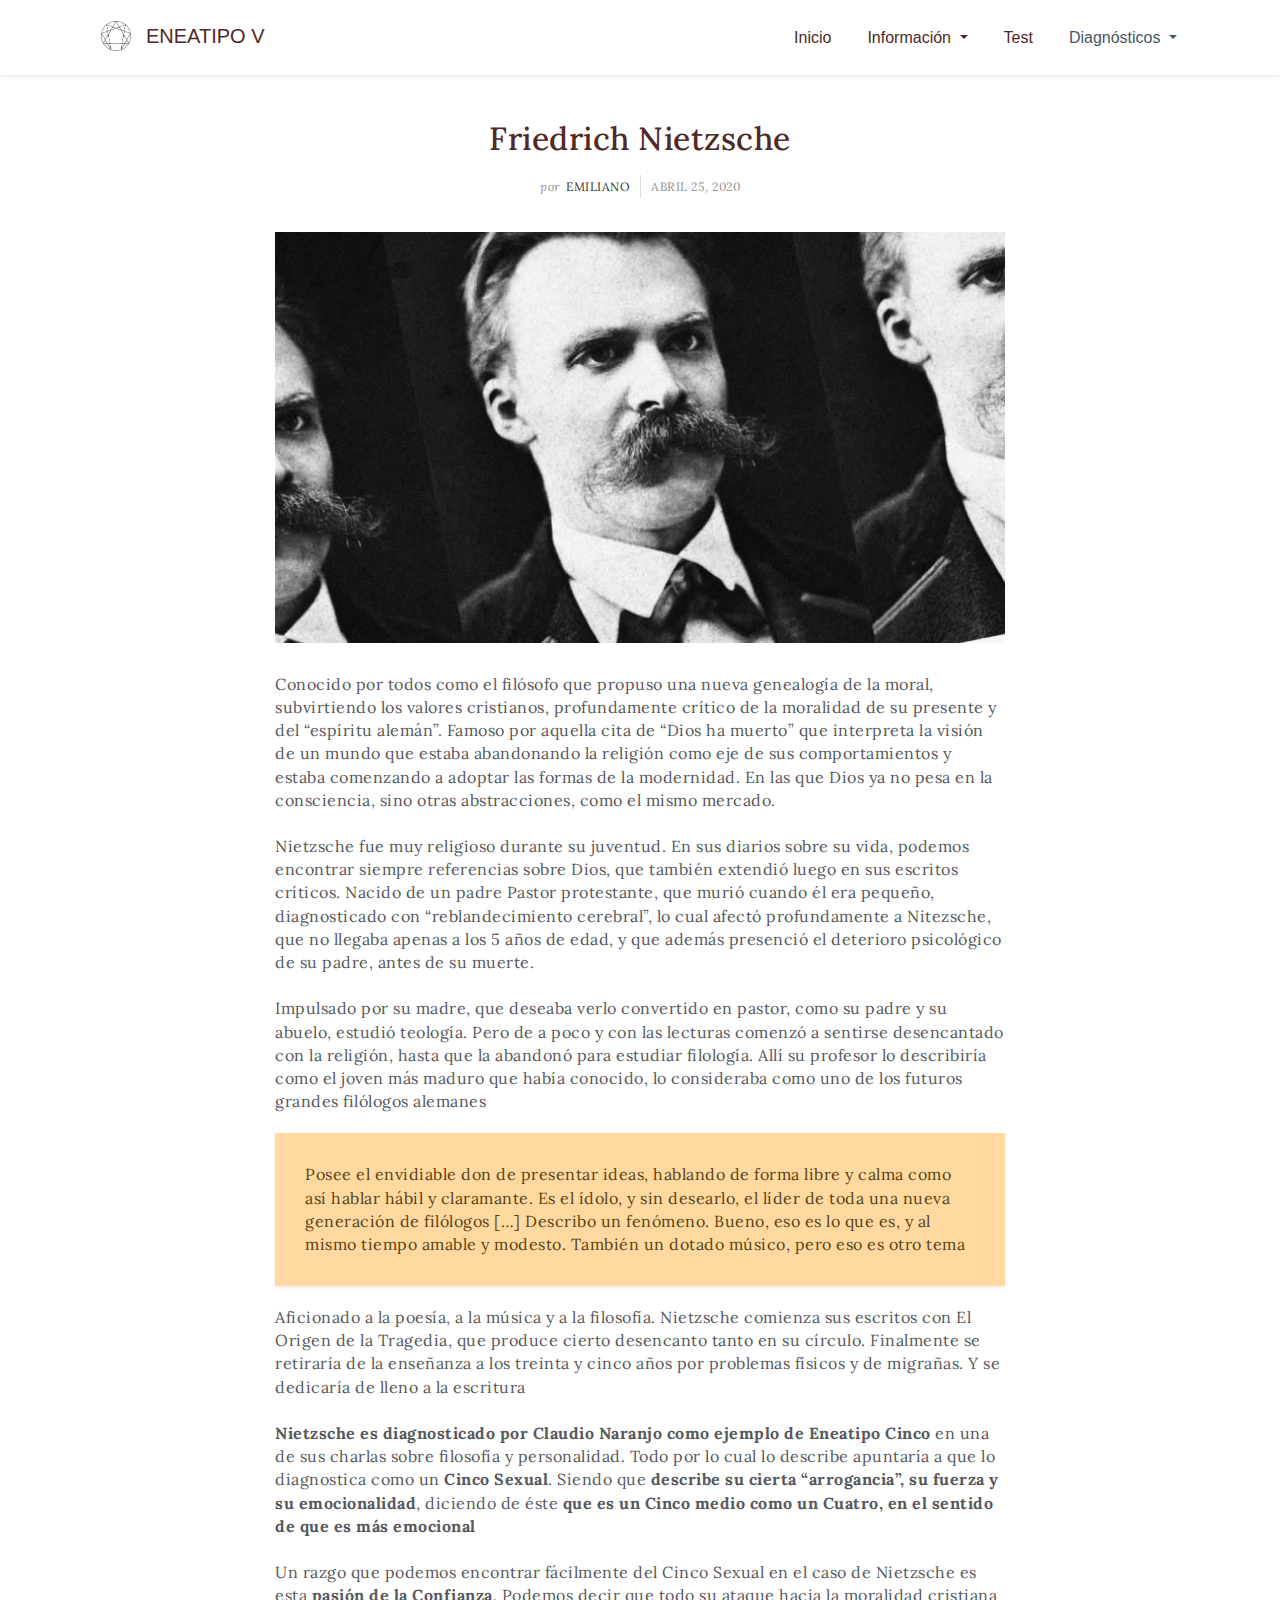
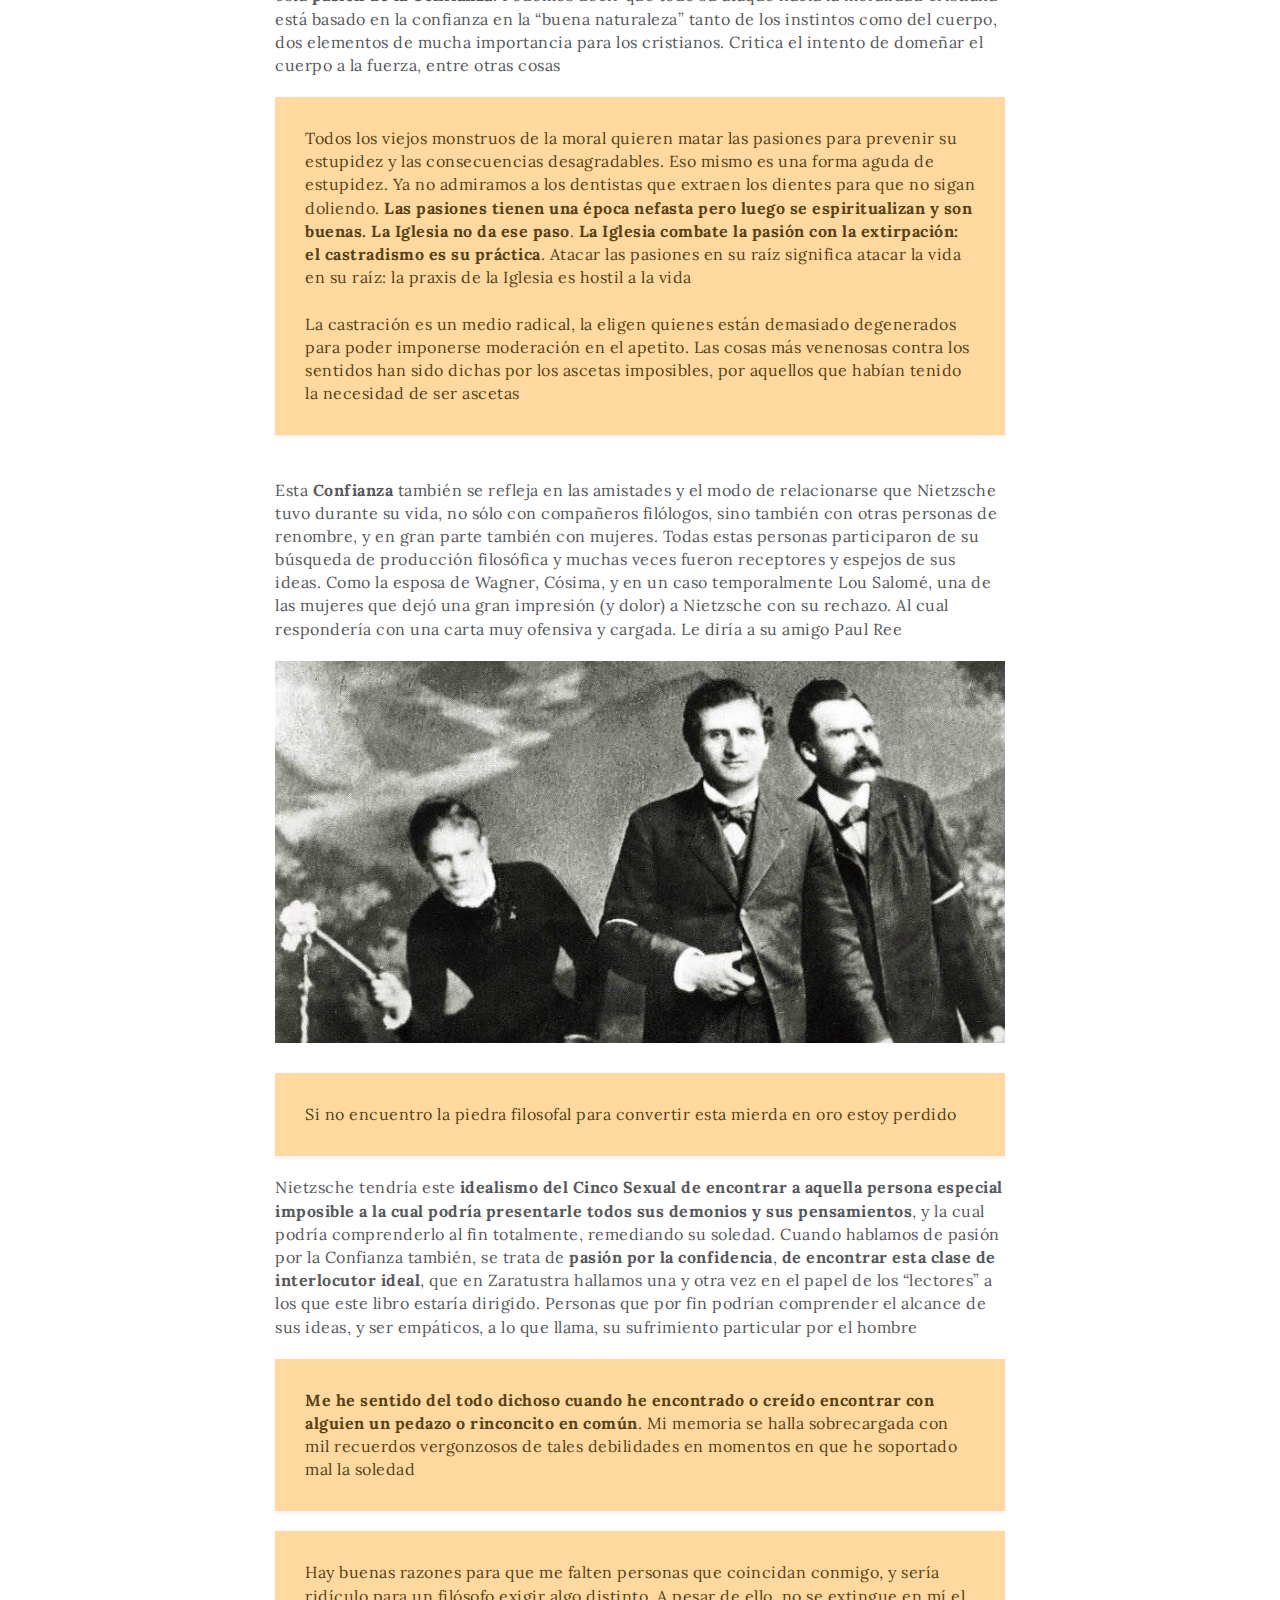
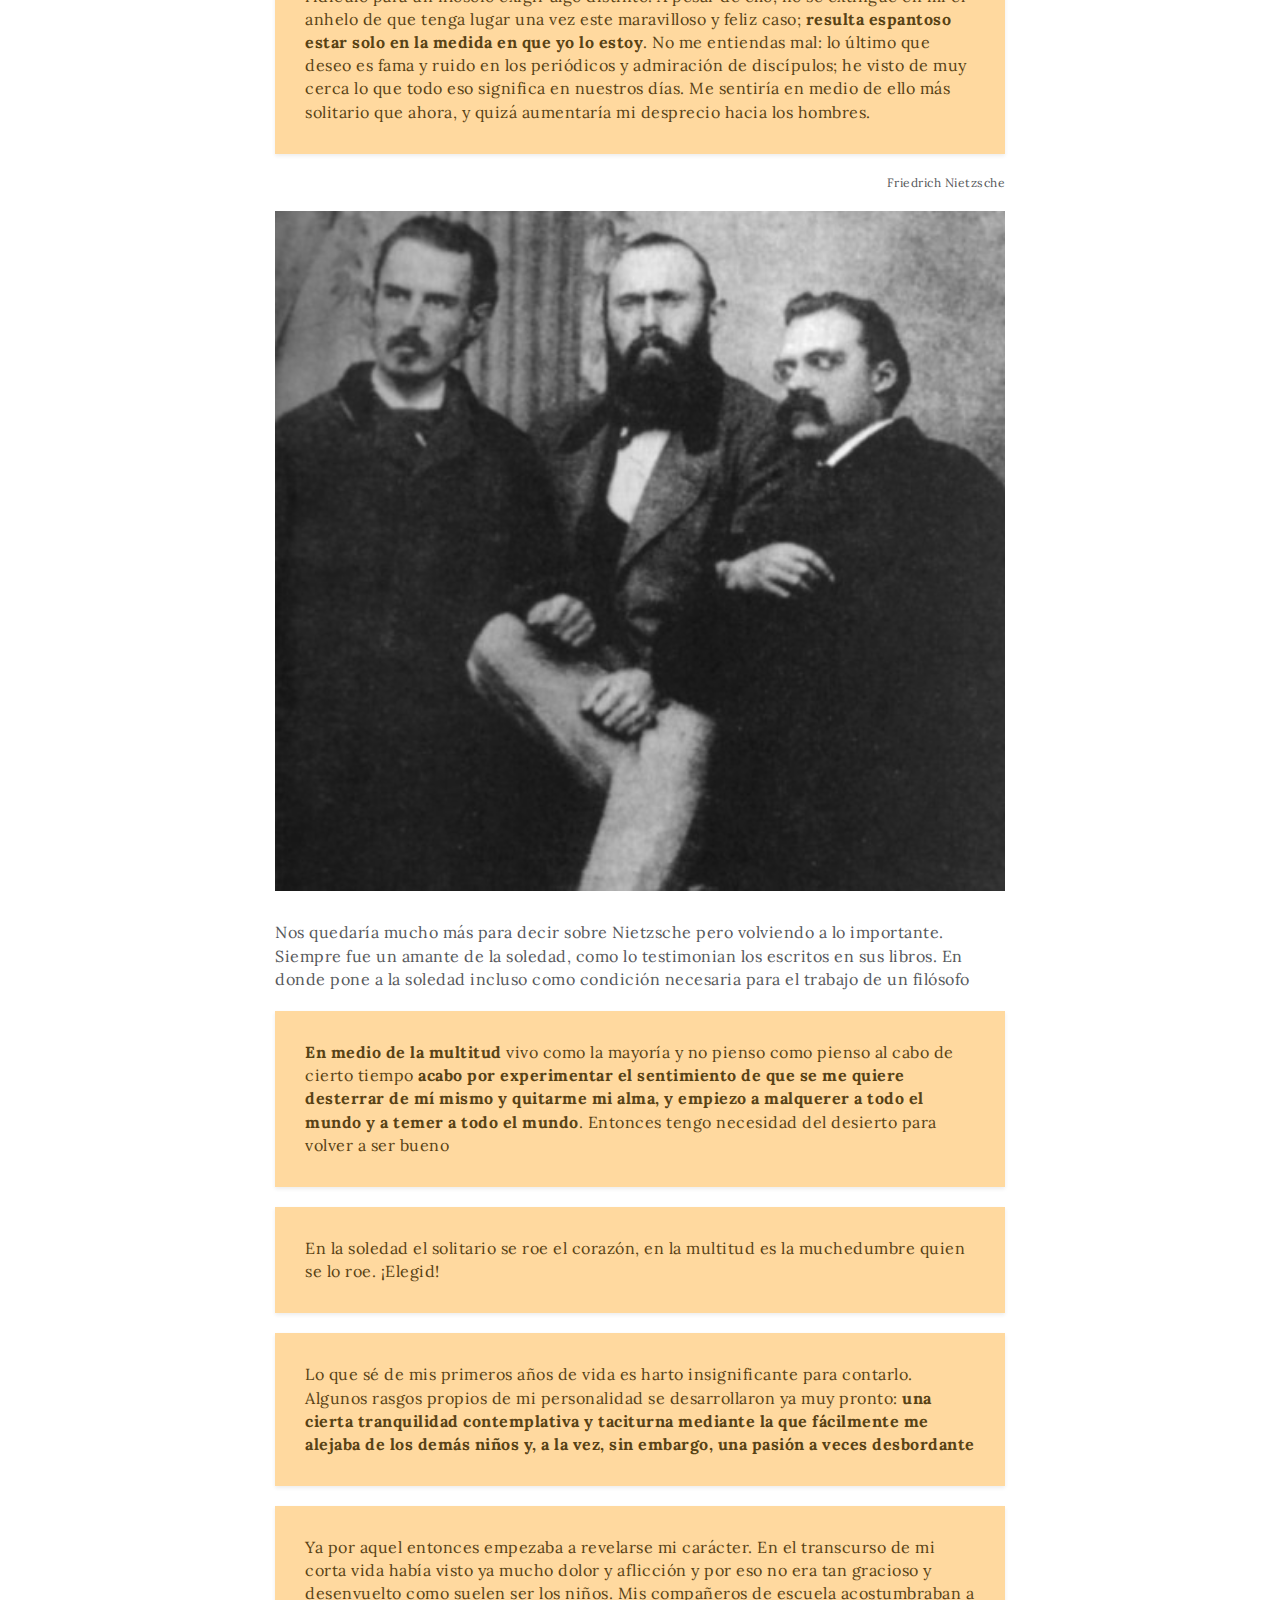
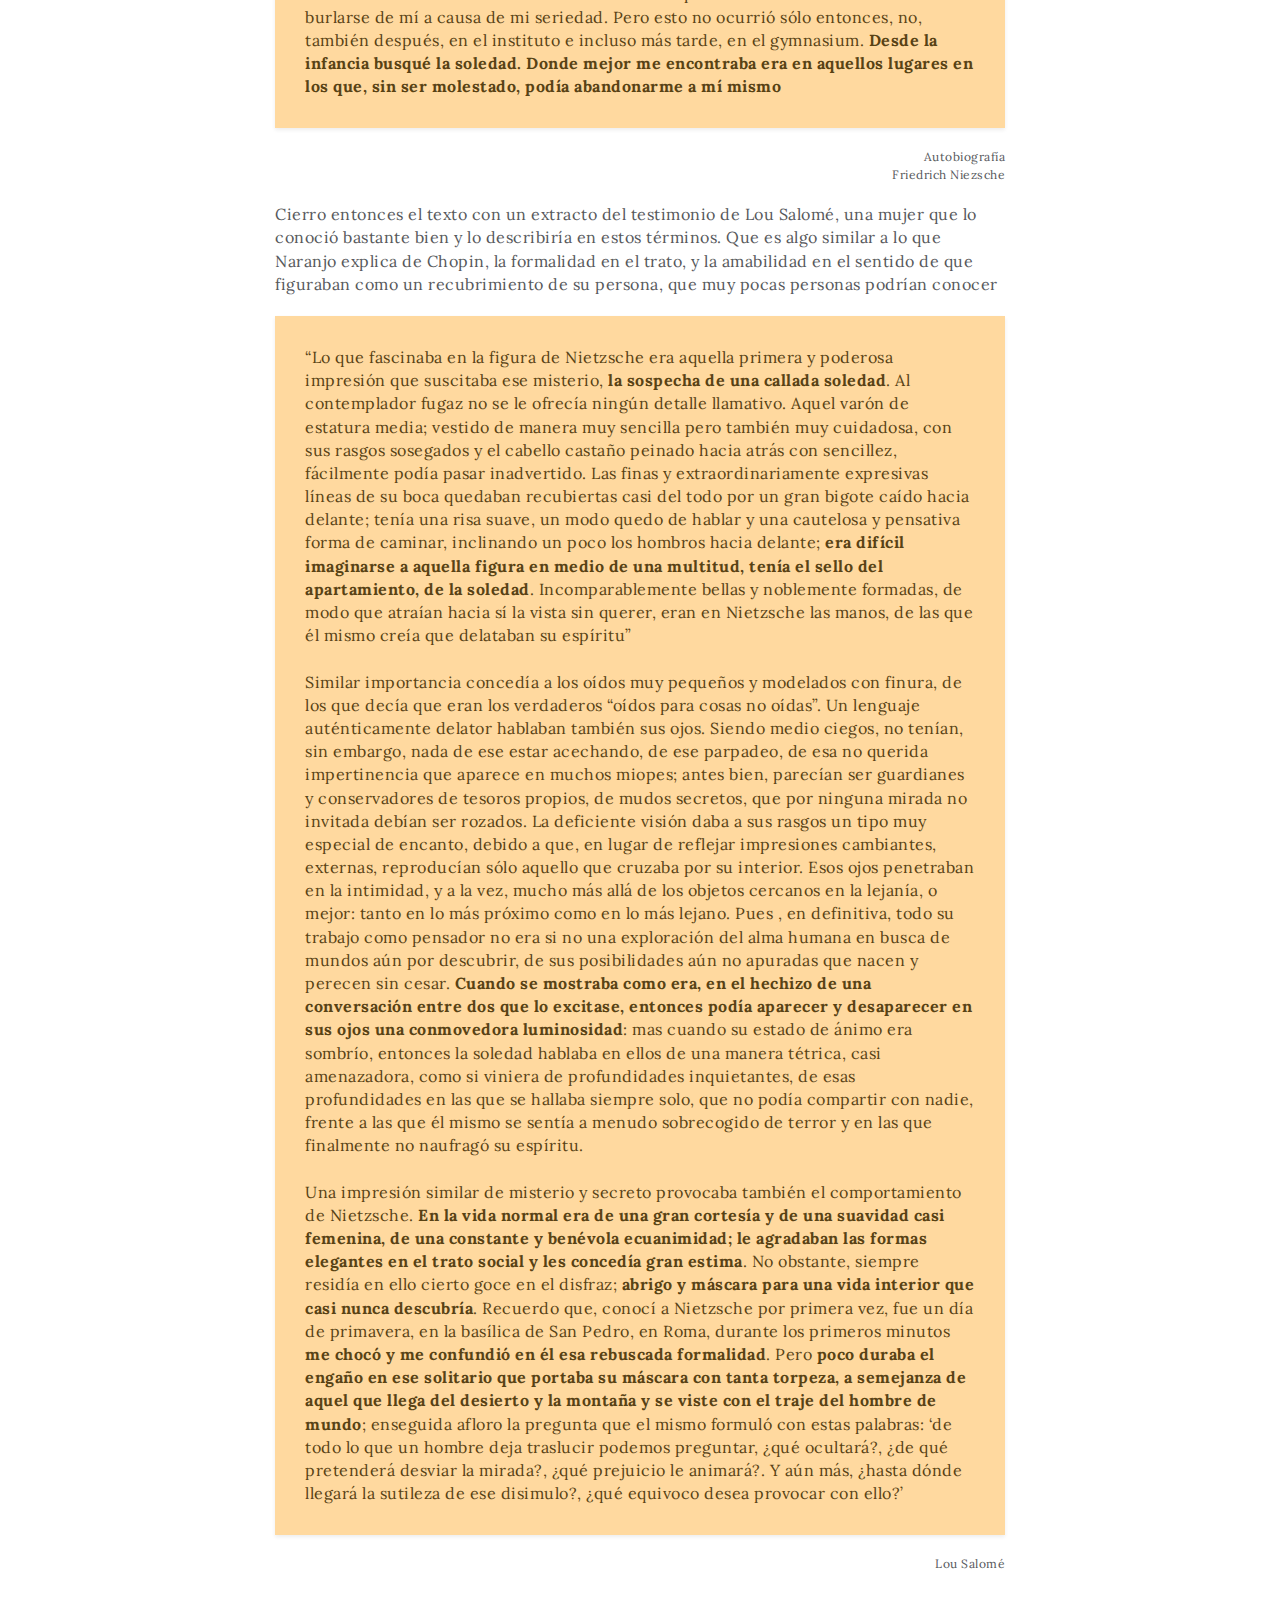
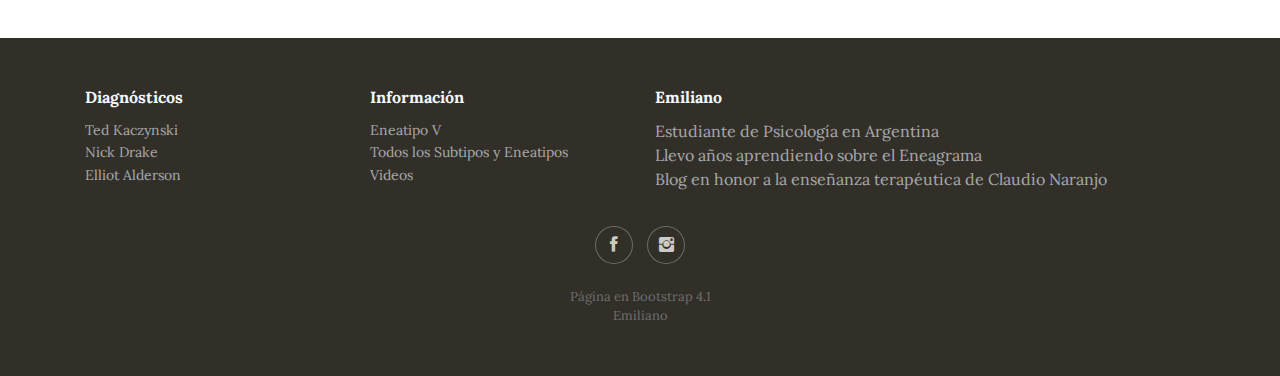
<file: articles/nietzsche.html>
<!DOCTYPE html>
<html>

<head>
    <meta charset="utf-8">
    <meta name="viewport" content="width=device-width, initial-scale=1.0, shrink-to-fit=no">
    <title>Eneatipo V | Friedrich Nietzsche</title>
    <meta name="description" content="Diagnóstico de Friedrich Nietzsche como Eneatipo V">
    <link rel="stylesheet" href="../assets/bootstrap/css/bootstrap.min.css">
    <link rel="stylesheet" href="../assets/fonts/ionicons.min.css">
    <link rel="stylesheet" href="https://fonts.googleapis.com/css?family=Lora">
    <link rel="stylesheet" href="../assets/css/styles.min.css">
</head>

<body>
    <div>
        <nav class="navbar navbar-light navbar-expand-md shadow-sm navigation-clean" style="background-color: rgb(255,255,255);">
            <div class="container"><a class="navbar-brand" href="#" style="color: rgb(79,41,38);font-weight: normal;font-style: normal;margin: 0px 16px;"><img src="../assets/img/asdasda22222.png" style="width: 30px;margin: 0px 15px 3px 0px;">ENEATIPO V<br></a><button class="navbar-toggler"
                    data-toggle="collapse" data-target="#navcol-1"><span class="sr-only">Toggle navigation</span><span class="navbar-toggler-icon"></span></button>
                <div class="collapse navbar-collapse" id="navcol-1">
                    <ul class="nav navbar-nav ml-auto">
                        <li class="nav-item" role="presentation"><a class="nav-link active" href="#" style="color: rgb(79,41,38);">Inicio</a></li>
                        <li class="dropdown nav-item"><a class="dropdown-toggle nav-link" data-toggle="dropdown" aria-expanded="false" href="#" style="color: rgb(79,41,38);">Información&nbsp;</a>
                            <div class="dropdown-menu" role="menu"><a class="dropdown-item" role="presentation" href="../info/eneatipos-completo.html">Todos los Eneatipos y Subtipos</a><a class="dropdown-item" role="presentation" href="../info/cinco.html">Eneatipo V</a></div>
                        </li>
                        <li class="nav-item" role="presentation"><a class="nav-link" href="#" style="color: rgb(79,41,38);">Test</a></li>
                        <li class="dropdown nav-item"><a class="dropdown-toggle nav-link" data-toggle="dropdown" aria-expanded="false">Diagnósticos&nbsp;</a>
                            <div class="dropdown-menu" role="menu"><a class="dropdown-item" role="presentation" href="../articles/kaczynski.html">Ted Kaczynski</a><a class="dropdown-item" role="presentation" href="../articles/nick-drake.html">Nick Drake</a><a class="dropdown-item" role="presentation"
                                    href="../articles/nietzsche.html">Friedrich Nietzsche</a><a class="dropdown-item" role="presentation" href="../articles/mr-robot.html">Mr Robot</a><a class="dropdown-item" role="presentation" href="../articles/mazzy-star.html">Mazzy Star</a></div>
                        </li>
                    </ul>
                </div>
            </div>
        </nav>
    </div>
    <div class="article-clean" style="background-color: rgb(255,255,255);">
        <div class="container">
            <div class="row" style="letter-spacing: 0.5px;">
                <div class="col-lg-10 col-xl-8 offset-lg-1 offset-xl-2">
                    <div class="intro">
                        <h1 class="text-center" style="color: rgb(79,41,38);">Friedrich Nietzsche</h1>
                        <p class="text-center"><span class="by">por</span> <a href="#">Emiliano</a><span class="date">ABRIL 25, 2020</span></p><img class="img-fluid" src="../assets/img/nietzsche-1.jpg" style="width: 100%;"></div>
                    <div class="text">
                        <p>Conocido por todos como el filósofo que propuso una nueva genealogía de la moral, subvirtiendo los valores cristianos, profundamente crítico de la moralidad de su presente y del “espíritu alemán”. Famoso por aquella cita de “Dios
                            ha muerto” que interpreta la visión de un mundo que estaba abandonando la religión como eje de sus comportamientos y estaba comenzando a adoptar las formas de la modernidad. En las que Dios ya no pesa en la consciencia, sino
                            otras abstracciones, como el mismo mercado.<br><br>Nietzsche fue muy religioso durante su juventud. En sus diarios sobre su vida, podemos encontrar siempre referencias sobre Dios, que también extendió luego en sus escritos
                            críticos. Nacido de un padre Pastor protestante, que murió cuando él era pequeño, diagnosticado con “reblandecimiento cerebral”, lo cual afectó profundamente a Nitezsche, que no llegaba apenas a los 5 años de edad, y que además
                            presenció el deterioro psicológico de su padre, antes de su muerte.<br><br>Impulsado por su madre, que deseaba verlo convertido en pastor, como su padre y su abuelo, estudió teología. Pero de a poco y con las lecturas comenzó
                            a sentirse desencantado con la religión, hasta que la abandonó para estudiar filología. Allí su profesor lo describiría como el joven más maduro que había conocido, lo consideraba como uno de los futuros grandes filólogos alemanes<br></p>
                        <p
                            class="text-left shadow-sm" style="background-color: #ffd99f;padding: 30px;color: rgb(88,66,20);font-weight: normal;letter-spacing: 0.5px;">Posee el envidiable don de presentar ideas, hablando de forma libre y calma como así hablar hábil y claramante. Es el ídolo, y sin desearlo, el líder de toda una nueva generación de filólogos […] Describo un fenómeno. Bueno, eso
                            es lo que es, y al mismo tiempo amable y modesto. También un dotado músico, pero eso es otro tema<br></p>
                            <p>Aficionado a la poesía, a la música y a la filosofía. Nietzsche comienza sus escritos con El Origen de la Tragedia, que produce cierto desencanto tanto en su círculo. Finalmente se retiraría de la enseñanza a los treinta y
                                cinco años por problemas físicos y de migrañas. Y se dedicaría de lleno a la escritura<br><br><strong>Nietzsche es diagnosticado por Claudio Naranjo como ejemplo de Eneatipo Cinco</strong> en una de sus charlas sobre filosofía
                                y personalidad. Todo por lo cual lo describe apuntaría a que lo diagnostica como un <strong>Cinco Sexual</strong>. Siendo que <strong>describe su cierta “arrogancia”, su fuerza y su emocionalidad</strong>, diciendo de éste
                                <strong>que es un Cinco medio como un Cuatro, en el sentido de que es más emocional</strong><br><br>Un razgo que podemos encontrar fácilmente del Cinco Sexual en el caso de Nietzsche es esta <strong>pasión de la Confianza</strong>.
                                Podemos decir que todo su ataque hacia la moralidad cristiana está basado en la confianza en la “buena naturaleza” tanto de los instintos como del cuerpo, dos elementos de mucha importancia para los cristianos. Critica
                                el intento de domeñar el cuerpo a la fuerza, entre otras cosas<br></p>
                            <p class="text-left shadow-sm" style="background-color: #ffd99f;padding: 30px;color: rgb(88,66,20);font-weight: normal;letter-spacing: 0.5px;">Todos los viejos monstruos de la moral quieren matar las pasiones para prevenir su estupidez y las consecuencias desagradables. Eso mismo es una forma aguda de estupidez. Ya no admiramos a los dentistas que extraen los dientes
                                para que no sigan doliendo. <strong>Las pasiones tienen una época nefasta pero luego se espiritualizan y son buenas. La Iglesia no da ese paso</strong>. <strong>La Iglesia combate la pasión con la extirpación: el castradismo es su práctica</strong>.
                                Atacar las pasiones en su raíz significa atacar la vida en su raíz: la praxis de la Iglesia es hostil a la vida<br><br>La castración es un medio radical, la eligen quienes están demasiado degenerados para poder imponerse
                                moderación en el apetito. Las cosas más venenosas contra los sentidos han sido dichas por los ascetas imposibles, por aquellos que habían tenido la necesidad de ser ascetas<br></p>
                            <p><br>Esta <strong>Confianza </strong>también se refleja en las amistades y el modo de relacionarse que Nietzsche tuvo durante su vida, no sólo con compañeros filólogos, sino también con otras personas de renombre, y en gran
                                parte también con mujeres. Todas estas personas participaron de su búsqueda de producción filosófica y muchas veces fueron receptores y espejos de sus ideas. Como la esposa de Wagner, Cósima, y en un caso temporalmente
                                Lou Salomé, una de las mujeres que dejó una gran impresión (y dolor) a Nietzsche con su rechazo. Al cual respondería con una carta muy ofensiva y cargada. Le diría a su amigo Paul Ree<br></p><img src="../assets/img/nietzsche-2.jpg"
                                style="width: 100%;margin-bottom: 30px;">
                            <p class="text-left shadow-sm" style="background-color: #ffd99f;padding: 30px;color: rgb(88,66,20);font-weight: normal;letter-spacing: 0.5px;">Si no encuentro la piedra filosofal para convertir esta mierda en oro estoy perdido<br></p>
                            <p>Nietzsche tendría este <strong>idealismo del Cinco Sexual de encontrar a aquella persona especial imposible a la cual podría presentarle todos sus demonios y sus pensamientos</strong>, y la cual podría comprenderlo al fin totalmente,
                                remediando su soledad. Cuando hablamos de pasión por la Confianza también, se trata de <strong>pasión por la confidencia</strong>, <strong>de encontrar esta clase de interlocutor ideal</strong>, que en Zaratustra hallamos
                                una y otra vez en el papel de los “lectores” a los que este libro estaría dirigido. Personas que por fin podrían comprender el alcance de sus ideas, y ser empáticos, a lo que llama, su sufrimiento particular por el hombre<br></p>
                            <p
                                class="text-left shadow-sm" style="background-color: #ffd99f;padding: 30px;color: rgb(88,66,20);font-weight: normal;letter-spacing: 0.5px;"><strong>Me he sentido del todo dichoso cuando he encontrado o creído encontrar con alguien un pedazo o rinconcito en común</strong>. Mi memoria se halla sobrecargada con mil recuerdos vergonzosos de tales debilidades en momentos
                                en que he soportado mal la soledad<br></p>
                                <p class="text-left shadow-sm" style="background-color: #ffd99f;padding: 30px;color: rgb(88,66,20);font-weight: normal;letter-spacing: 0.5px;">Hay buenas razones para que me falten personas que coincidan conmigo, y sería ridículo para un filósofo exigir algo distinto. A pesar de ello, no se extingue en mí el anhelo de que tenga lugar una vez este maravilloso y
                                    feliz caso; <strong>resulta espantoso estar solo en la medida en que yo lo estoy</strong>. No me entiendas mal: lo último que deseo es fama y ruido en los periódicos y admiración de discípulos; he visto de muy cerca
                                    lo que todo eso significa en nuestros días. Me sentiría en medio de ello más solitario que ahora, y quizá aumentaría mi desprecio hacia los hombres.<br></p>
                                <p class="text-right" style="font-size: 12px;">Friedrich Nietzsche<br></p><img src="../assets/img/nietzsche-3.jpg" style="width: 100%;margin-bottom: 30px;">
                                <p>Nos quedaría mucho más para decir sobre Nietzsche pero volviendo a lo importante. Siempre fue un amante de la soledad, como lo testimonian los escritos en sus libros. En donde pone a la soledad incluso como condición necesaria
                                    para el trabajo de un filósofo<br></p>
                                <p class="text-left shadow-sm" style="background-color: #ffd99f;padding: 30px;color: rgb(88,66,20);font-weight: normal;letter-spacing: 0.5px;"><strong>En medio de la multitud</strong> vivo como la mayoría y no pienso como pienso al cabo de cierto tiempo <strong>acabo por experimentar el sentimiento de que se me quiere desterrar de mí mismo y quitarme mi alma, y empiezo a malquerer a todo el mundo y a temer a todo el mundo</strong>.
                                    Entonces tengo necesidad del desierto para volver a ser bueno<br></p>
                                <p class="text-left shadow-sm" style="background-color: #ffd99f;padding: 30px;color: rgb(88,66,20);font-weight: normal;letter-spacing: 0.5px;">En la soledad el solitario se roe el corazón, en la multitud es la muchedumbre quien se lo roe. ¡Elegid!<br></p>
                                <p class="text-left shadow-sm" style="background-color: #ffd99f;padding: 30px;color: rgb(88,66,20);font-weight: normal;letter-spacing: 0.5px;">Lo que sé de mis primeros años de vida es harto insignificante para contarlo. Algunos rasgos propios de mi personalidad se desarrollaron ya muy pronto: <strong>una cierta tranquilidad contemplativa y taciturna mediante la que fácilmente me alejaba de los demás niños y, a la vez, sin embargo, una pasión a veces desbordante</strong><br></p>
                                <p
                                    class="text-left shadow-sm" style="background-color: #ffd99f;padding: 30px;color: rgb(88,66,20);font-weight: normal;letter-spacing: 0.5px;">Ya por aquel entonces empezaba a revelarse mi carácter. En el transcurso de mi corta vida había visto ya mucho dolor y aflicción y por eso no era tan gracioso y desenvuelto como suelen ser los niños. Mis compañeros de escuela
                                    acostumbraban a burlarse de mí a causa de mi seriedad. Pero esto no ocurrió sólo entonces, no, también después, en el instituto e incluso más tarde, en el gymnasium. <strong>Desde la infancia busqué la soledad. Donde mejor me encontraba era en aquellos lugares en los que, sin ser molestado, podía abandonarme a mí mismo</strong><br></p>
                                    <p
                                        class="text-right" style="font-size: 12px;">Autobiografía<br>Friedrich Niezsche<br></p>
                                        <p>Cierro entonces el texto con un extracto del testimonio de Lou Salomé, una mujer que lo conoció bastante bien y lo describiría en estos términos. Que es algo similar a lo que Naranjo explica de Chopin, la formalidad
                                            en el trato, y la amabilidad en el sentido de que figuraban como un recubrimiento de su persona, que muy pocas personas podrían conocer<br></p>
                                        <p class="text-left shadow-sm" style="background-color: #ffd99f;padding: 30px;color: rgb(88,66,20);font-weight: normal;letter-spacing: 0.5px;">“Lo que fascinaba en la figura de Nietzsche era aquella primera y poderosa impresión que suscitaba ese misterio,<strong> la sospecha de una callada soledad</strong>. Al contemplador fugaz no se le ofrecía ningún
                                            detalle llamativo. Aquel varón de estatura media; vestido de manera muy sencilla pero también muy cuidadosa, con sus rasgos sosegados y el cabello castaño peinado hacia atrás con sencillez, fácilmente podía
                                            pasar inadvertido. Las finas y extraordinariamente expresivas líneas de su boca quedaban recubiertas casi del todo por un gran bigote caído hacia delante; tenía una risa suave, un modo quedo de hablar y una
                                            cautelosa y pensativa forma de caminar, inclinando un poco los hombros hacia delante; <strong>era difícil imaginarse a aquella figura en medio de una multitud, tenía el sello del apartamiento, de la soledad</strong>.
                                            Incomparablemente bellas y noblemente formadas, de modo que atraían hacia sí la vista sin querer, eran en Nietzsche las manos, de las que él mismo creía que delataban su espíritu”<br><br>Similar importancia
                                            concedía a los oídos muy pequeños y modelados con finura, de los que decía que eran los verdaderos “oídos para cosas no oídas”. Un lenguaje auténticamente delator hablaban también sus ojos. Siendo medio ciegos,
                                            no tenían, sin embargo, nada de ese estar acechando, de ese parpadeo, de esa no querida impertinencia que aparece en muchos miopes; antes bien, parecían ser guardianes y conservadores de tesoros propios, de
                                            mudos secretos, que por ninguna mirada no invitada debían ser rozados. La deficiente visión daba a sus rasgos un tipo muy especial de encanto, debido a que, en lugar de reflejar impresiones cambiantes, externas,
                                            reproducían sólo aquello que cruzaba por su interior. Esos ojos penetraban en la intimidad, y a la vez, mucho más allá de los objetos cercanos en la lejanía, o mejor: tanto en lo más próximo como en lo más lejano.&nbsp;Pues
                                            , en definitiva, todo su trabajo como pensador no era si no una exploración del alma humana en busca de mundos aún por descubrir, de sus posibilidades aún no apuradas que nacen y perecen sin cesar. <strong>Cuando se mostraba como era, en el hechizo de una conversación entre dos que lo excitase, entonces podía aparecer y desaparecer en sus ojos una conmovedora luminosidad</strong>:
                                            mas cuando su estado de ánimo era sombrío, entonces la soledad hablaba en ellos de una manera tétrica, casi amenazadora, como si viniera de profundidades inquietantes, de esas profundidades en las que se hallaba
                                            siempre solo, que no podía compartir con nadie, frente a las que él mismo se sentía a menudo sobrecogido de terror y en las que finalmente no naufragó su espíritu.<br><br>Una impresión similar de&nbsp;misterio
                                            y secreto provocaba también el comportamiento de Nietzsche.&nbsp;<strong>En la vida normal era de una gran cortesía y de una suavidad casi femenina,&nbsp;de una constante y benévola ecuanimidad;&nbsp;le agradaban las formas elegantes en el trato social y les concedía gran estima</strong>.&nbsp;No
                                            obstante, siempre residía en&nbsp;ello cierto goce en el disfraz; <strong>abrigo y máscara para una vida interior que casi nunca descubría</strong>.&nbsp;Recuerdo que, conocí a Nietzsche&nbsp;por primera vez,
                                            fue un día de primavera, en la basílica de San Pedro, en Roma, durante los primeros minutos <strong>me chocó y me confundió en él esa rebuscada formalidad</strong>.&nbsp;Pero <strong>poco duraba el engaño&nbsp;en ese solitario que portaba su máscara con tanta torpeza, a semejanza de aquel que llega del desierto y la montaña y se viste con el traje del hombre de mundo</strong>;
                                            enseguida afloro la pregunta que el mismo formuló con estas palabras: ‘de todo lo que un hombre deja traslucir podemos preguntar, ¿qué ocultará?, ¿de qué pretenderá desviar la mirada?, ¿qué prejuicio le animará?.&nbsp;Y
                                            aún más, ¿hasta dónde llegará la sutileza de ese disimulo?, ¿qué equivoco desea provocar con ello?’<br></p>
                                        <p class="text-right" style="font-size: 12px;">Lou Salomé<br></p>
                    </div>
                </div>
            </div>
        </div>
    </div>
    <div class="footer-dark" style="background-color: rgb(50,46,40);margin-top: 45px;font-family: Lora, serif;">
        <footer>
            <div class="container">
                <div class="row">
                    <div class="col-sm-6 col-md-3 item">
                        <h3>Diagnósticos</h3>
                        <ul>
                            <li><a href="#">Ted Kaczynski</a></li>
                            <li><a href="#">Nick Drake</a></li>
                            <li><a href="#">Elliot Alderson</a></li>
                        </ul>
                    </div>
                    <div class="col-sm-6 col-md-3 item">
                        <h3>Información</h3>
                        <ul>
                            <li><a href="#">Eneatipo V</a></li>
                            <li><a href="#">Todos los Subtipos y Eneatipos</a></li>
                            <li><a href="#">Videos</a></li>
                        </ul>
                    </div>
                    <div class="col-md-6 item text">
                        <h3>Emiliano</h3>
                        <p>Estudiante de Psicología en Argentina<br>Llevo años aprendiendo sobre el Eneagrama<br>Blog en honor a la enseñanza terapéutica de Claudio Naranjo</p>
                    </div>
                    <div class="col item social"><a href="#"><i class="icon ion-social-facebook"></i></a><a href="#"><i class="icon ion-social-instagram"></i></a></div>
                </div>
                <p class="copyright">Página en Bootstrap 4.1<br>Emiliano</p>
            </div>
        </footer>
    </div>
    <script src="../assets/js/jquery.min.js"></script>
    <script src="../assets/bootstrap/js/bootstrap.min.js"></script>
</body>

</html>
</file>
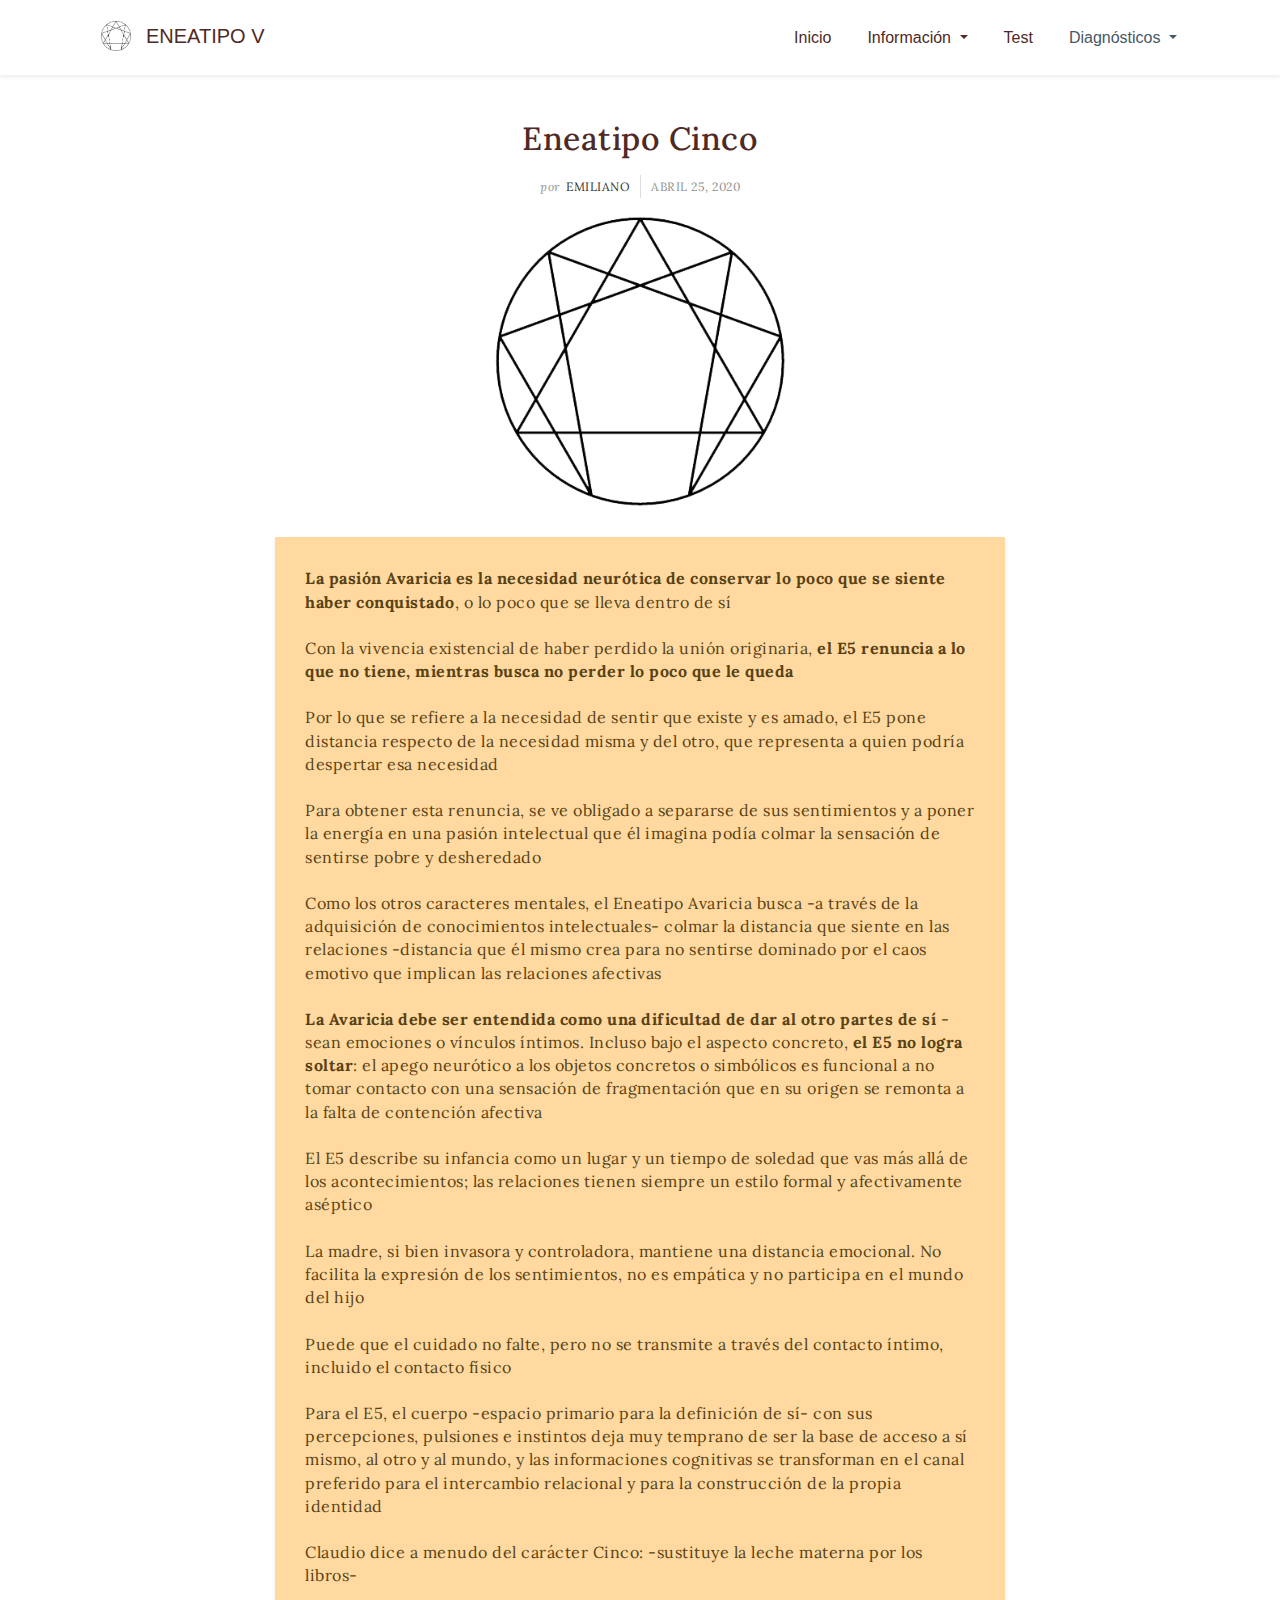
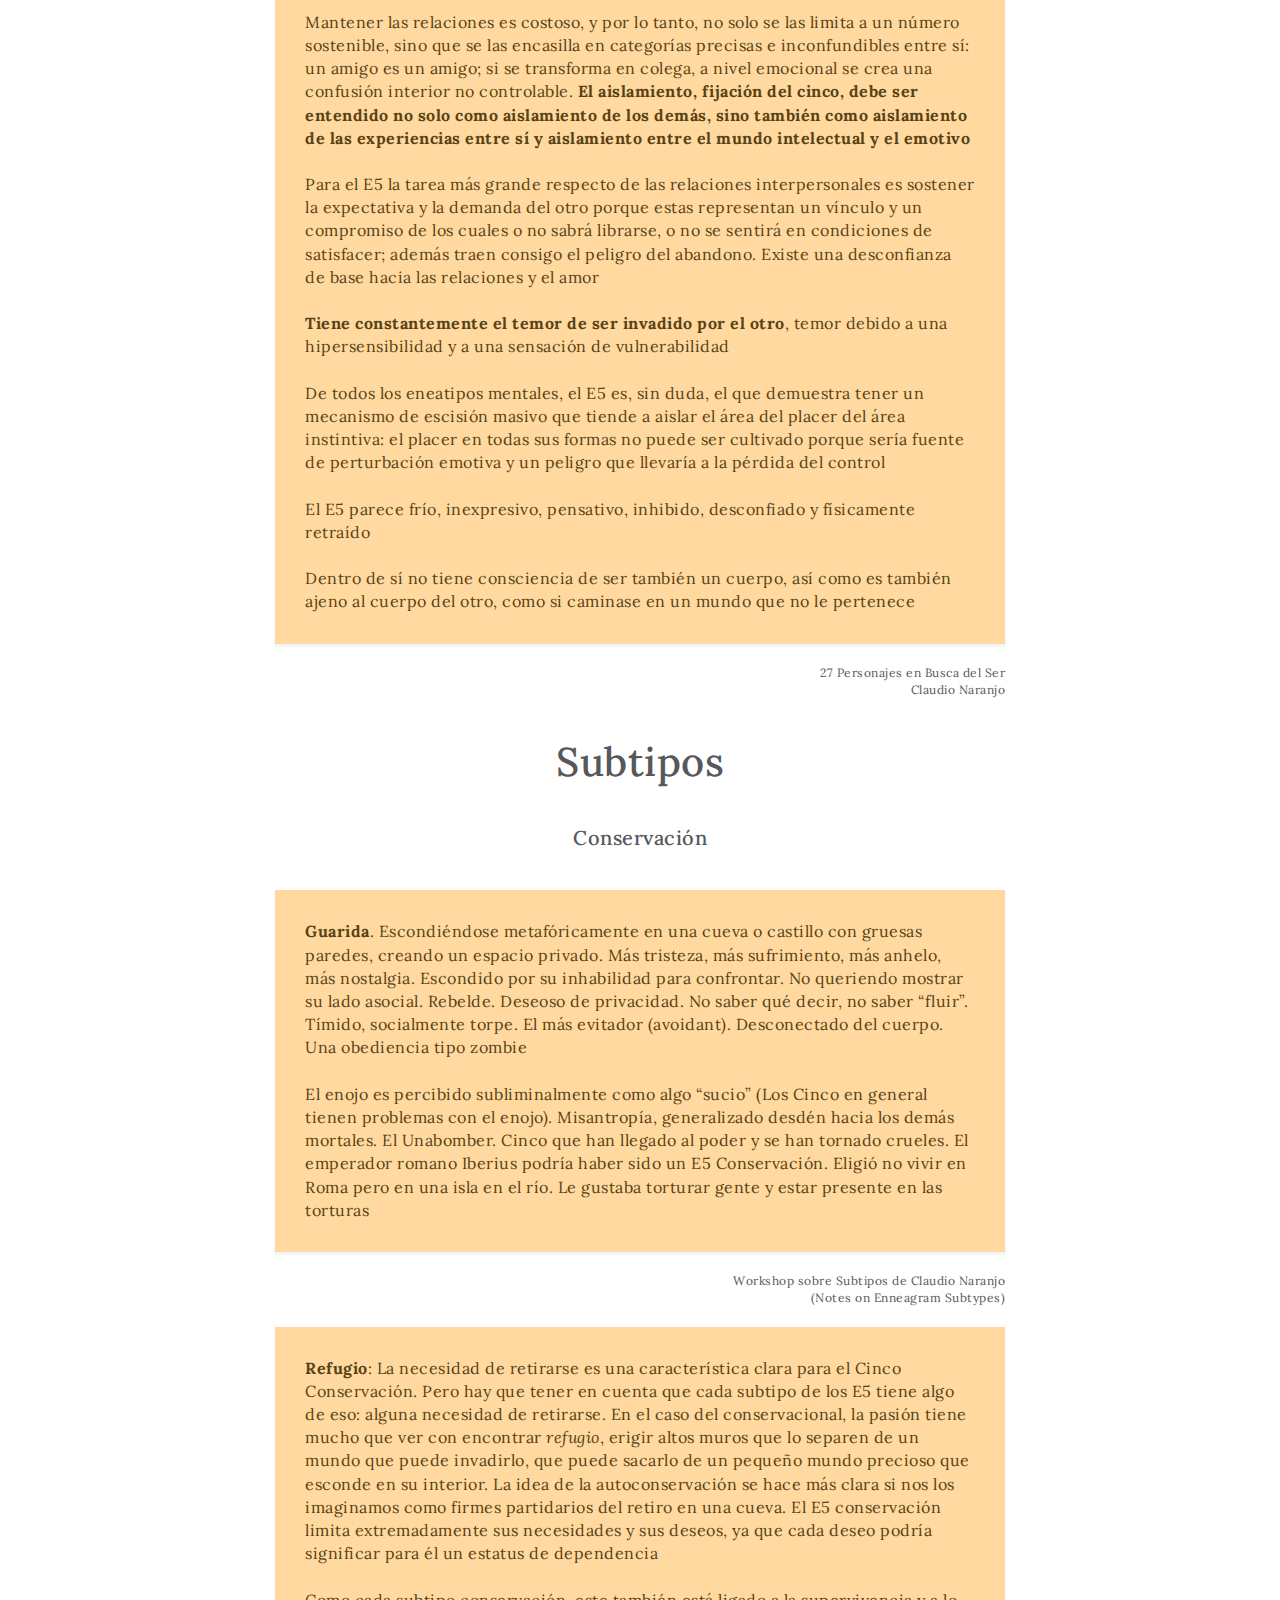
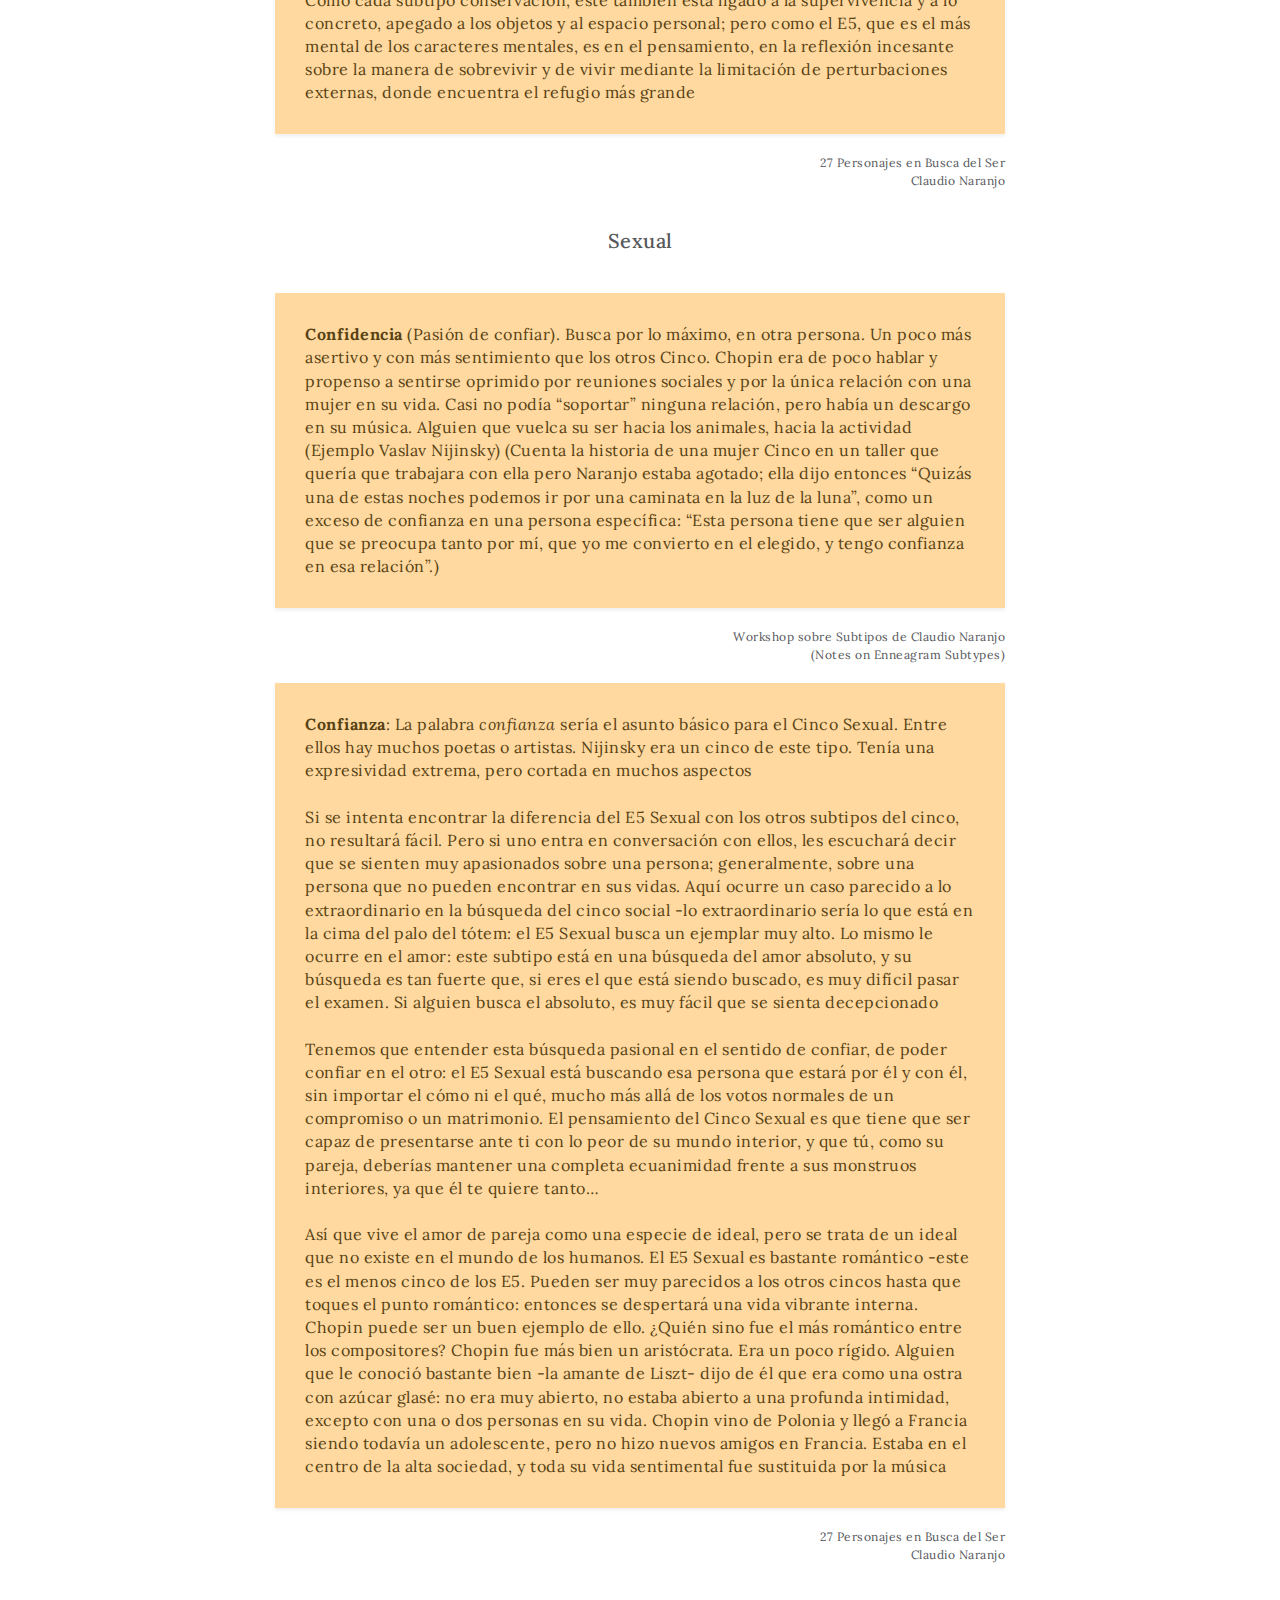
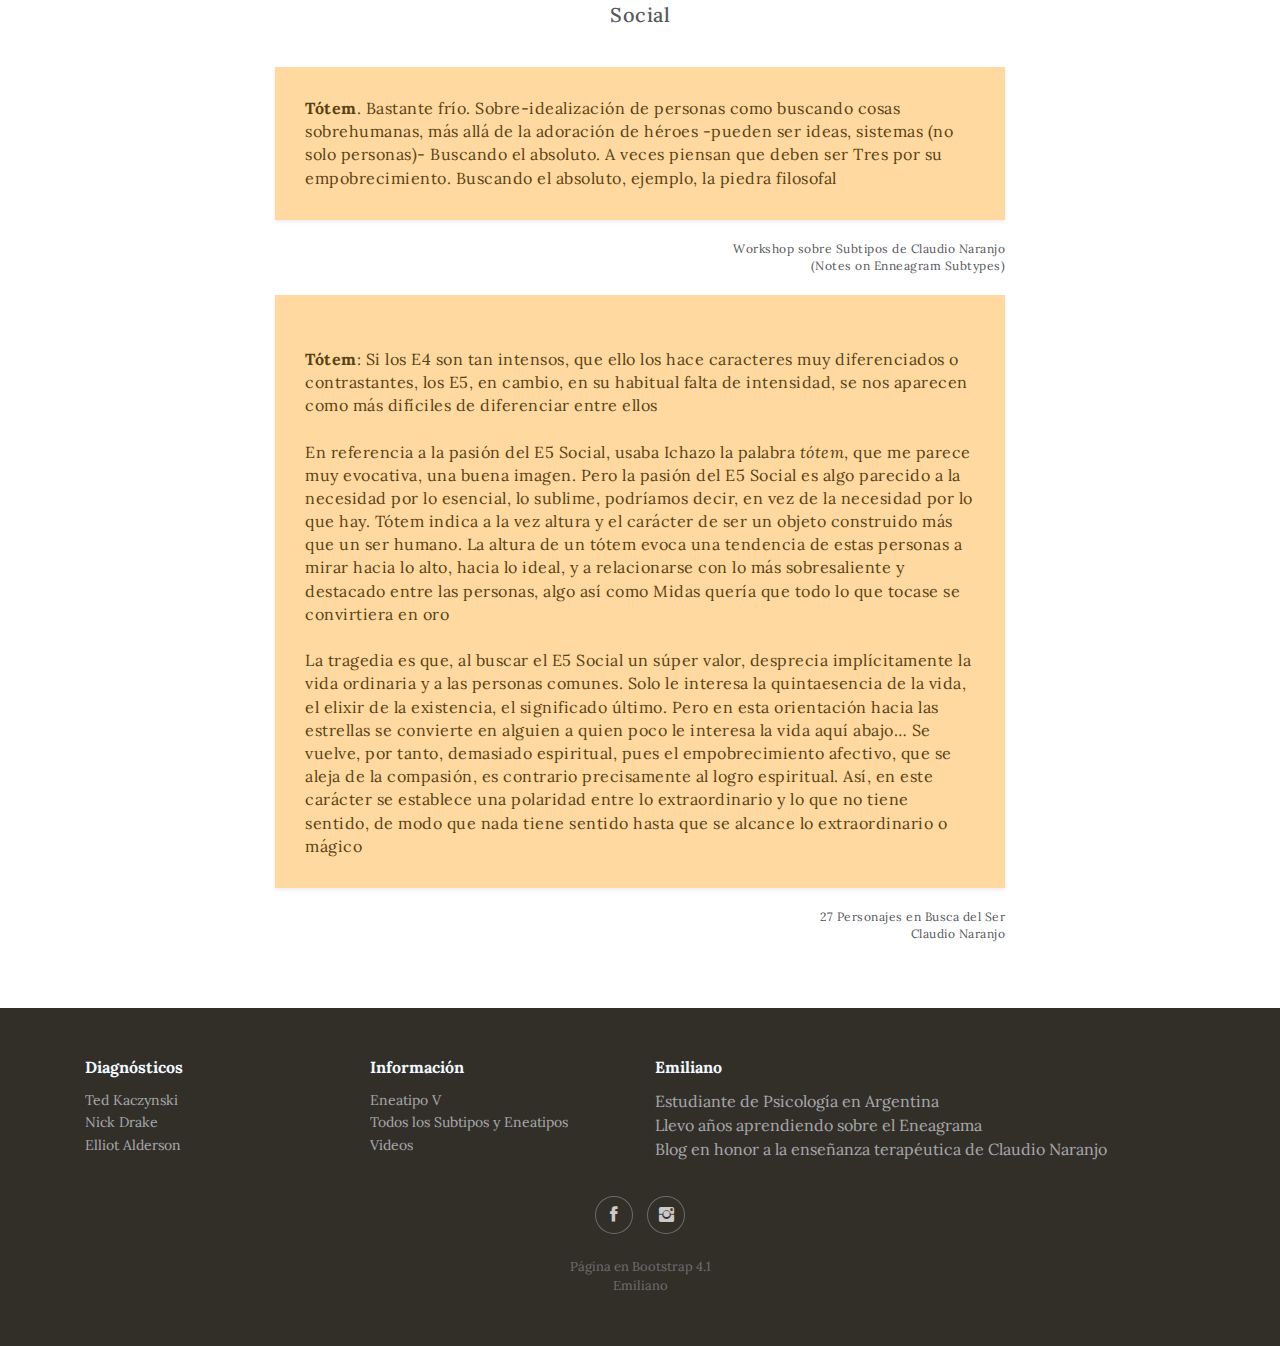
<file: info/cinco.html>
<!DOCTYPE html>
<html>

<head>
    <meta charset="utf-8">
    <meta name="viewport" content="width=device-width, initial-scale=1.0, shrink-to-fit=no">
    <title>Eneatipo V | Información Eneatipo Cinco</title>
    <meta name="description" content="Todo sobre el Eneatipo Cinco y sus Subtipos">
    <link rel="stylesheet" href="../assets/bootstrap/css/bootstrap.min.css">
    <link rel="stylesheet" href="../assets/fonts/ionicons.min.css">
    <link rel="stylesheet" href="https://fonts.googleapis.com/css?family=Lora">
    <link rel="stylesheet" href="../assets/css/styles.min.css">
</head>

<body>
    <div>
        <nav class="navbar navbar-light navbar-expand-md shadow-sm navigation-clean" style="background-color: rgb(255,255,255);">
            <div class="container"><a class="navbar-brand" href="#" style="color: rgb(79,41,38);font-weight: normal;font-style: normal;margin: 0px 16px;"><img src="../assets/img/asdasda22222.png" style="width: 30px;margin: 0px 15px 3px 0px;">ENEATIPO V<br></a><button class="navbar-toggler"
                    data-toggle="collapse" data-target="#navcol-1"><span class="sr-only">Toggle navigation</span><span class="navbar-toggler-icon"></span></button>
                <div class="collapse navbar-collapse" id="navcol-1">
                    <ul class="nav navbar-nav ml-auto">
                        <li class="nav-item" role="presentation"><a class="nav-link active" href="#" style="color: rgb(79,41,38);">Inicio</a></li>
                        <li class="dropdown nav-item"><a class="dropdown-toggle nav-link" data-toggle="dropdown" aria-expanded="false" href="#" style="color: rgb(79,41,38);">Información&nbsp;</a>
                            <div class="dropdown-menu" role="menu"><a class="dropdown-item" role="presentation" href="../info/eneatipos-completo.html">Todos los Eneatipos y Subtipos</a><a class="dropdown-item" role="presentation" href="../info/cinco.html">Eneatipo V</a></div>
                        </li>
                        <li class="nav-item" role="presentation"><a class="nav-link" href="#" style="color: rgb(79,41,38);">Test</a></li>
                        <li class="dropdown nav-item"><a class="dropdown-toggle nav-link" data-toggle="dropdown" aria-expanded="false">Diagnósticos&nbsp;</a>
                            <div class="dropdown-menu" role="menu"><a class="dropdown-item" role="presentation" href="../articles/kaczynski.html">Ted Kaczynski</a><a class="dropdown-item" role="presentation" href="../articles/nick-drake.html">Nick Drake</a><a class="dropdown-item" role="presentation"
                                    href="../articles/nietzsche.html">Friedrich Nietzsche</a><a class="dropdown-item" role="presentation" href="../articles/mr-robot.html">Mr Robot</a><a class="dropdown-item" role="presentation" href="../articles/mazzy-star.html">Mazzy Star</a></div>
                        </li>
                    </ul>
                </div>
            </div>
        </nav>
    </div>
    <div class="article-clean" style="background-color: rgb(255,255,255);">
        <div class="container">
            <div class="row" style="letter-spacing: 0.5px;">
                <div class="col-lg-10 col-xl-8 offset-lg-1 offset-xl-2">
                    <div class="intro">
                        <h1 class="text-center" style="color: rgb(79,41,38);">Eneatipo Cinco</h1>
                        <p class="text-center"><span class="by">por</span> <a href="#">Emiliano</a><span class="date">ABRIL 25, 2020</span></p><img class="img-fluid d-flex mx-auto" src="../assets/img/logo.png" style="width: 40%;"></div>
                    <div class="text">
                        <p class="text-left shadow-sm" style="background-color: #ffd99f;padding: 30px;color: rgb(88,66,20);font-weight: normal;letter-spacing: 0.5px;"><strong>La pasión Avaricia es la necesidad neurótica de conservar lo poco que se siente haber conquistado</strong>, o lo poco que se lleva dentro de sí<br><br>Con la vivencia existencial de haber perdido la unión originaria,&nbsp;<strong>el E5 renuncia a lo que no tiene, mientras busca no perder lo poco que le queda</strong><br><br>Por
                            lo que se refiere a la necesidad de sentir que existe y es amado, el E5 pone distancia respecto de la necesidad misma y del otro, que representa a quien podría despertar esa necesidad<br><br>Para obtener esta renuncia, se ve
                            obligado a separarse de sus sentimientos y a poner la energía en una pasión intelectual que él imagina podía colmar la sensación de sentirse pobre y desheredado<br><br>Como los otros caracteres mentales, el Eneatipo Avaricia
                            busca -a través de la adquisición de conocimientos intelectuales- colmar la distancia que siente en las relaciones -distancia que él mismo crea para no sentirse dominado por el caos emotivo que implican las relaciones afectivas<br><br><strong>La Avaricia debe ser entendida como una dificultad de dar al otro partes de sí</strong>&nbsp;-sean
                            emociones o vínculos íntimos. Incluso bajo el aspecto concreto,<strong>&nbsp;el E5 no logra soltar</strong>: el apego neurótico a los objetos concretos o simbólicos es funcional a no tomar contacto con una sensación de fragmentación
                            que en su origen se remonta a la falta de contención afectiva<br><br>El E5 describe su infancia como un lugar y un tiempo de soledad que vas más allá de los acontecimientos; las relaciones tienen siempre un estilo formal y
                            afectivamente aséptico<br><br>La madre, si bien invasora y controladora, mantiene una distancia emocional. No facilita la expresión de los sentimientos, no es empática y no participa en el mundo del hijo<br><br>Puede que el
                            cuidado no falte, pero no se transmite a través del contacto íntimo, incluido el contacto físico<br><br>Para el E5, el cuerpo -espacio primario para la definición de sí- con sus percepciones, pulsiones e instintos deja muy
                            temprano de ser la base de acceso a sí mismo, al otro y al mundo, y las informaciones cognitivas se transforman en el canal preferido para el intercambio relacional y para la construcción de la propia identidad<br><br>Claudio
                            dice a menudo del carácter Cinco: -sustituye la leche materna por los libros-<br><br>Mantener las relaciones es costoso, y por lo tanto, no solo se las limita a un número sostenible, sino que se las encasilla en categorías
                            precisas e inconfundibles entre sí: un amigo es un amigo; si se transforma en colega, a nivel emocional se crea una confusión interior no controlable.&nbsp;<strong>El aislamiento, fijación del cinco, debe ser entendido no solo como aislamiento de los demás, sino también como aislamiento de las experiencias entre sí y aislamiento entre el mundo intelectual y el emotivo</strong><br><br>Para
                            el E5 la tarea más grande respecto de las relaciones interpersonales es sostener la expectativa y la demanda del otro porque estas representan un vínculo y un compromiso de los cuales o no sabrá librarse, o no se sentirá en
                            condiciones de satisfacer; además traen consigo el peligro del abandono. Existe una desconfianza de base hacia las relaciones y el amor<br><br><strong>Tiene constantemente el temor de ser invadido por el otro</strong>, temor
                            debido a una hipersensibilidad y a una sensación de vulnerabilidad<br><br>De todos los eneatipos mentales, el E5 es, sin duda, el que demuestra tener un mecanismo de escisión masivo que tiende a aislar el área del placer del
                            área instintiva: el placer en todas sus formas no puede ser cultivado porque sería fuente de perturbación emotiva y un peligro que llevaría a la pérdida del control<br><br>El E5 parece frío, inexpresivo, pensativo, inhibido,
                            desconfiado y físicamente retraído<br><br>Dentro de sí no tiene consciencia de ser también un cuerpo, así como es también ajeno al cuerpo del otro, como si caminase en un mundo que no le pertenece<br></p>
                        <p class="text-right"
                            style="font-size: 12px;">27 Personajes en Busca del Ser<br>Claudio Naranjo<br></p>
                        <h1 class="text-center" style="margin-top: 40px;margin-bottom: 40px;">Subtipos</h1>
                        <h5 class="text-center" style="margin-top: 40px;margin-bottom: 40px;">Conservación</h5>
                        <p class="text-left shadow-sm" style="background-color: #ffd99f;padding: 30px;color: rgb(88,66,20);font-weight: normal;letter-spacing: 0.5px;"><strong>Guarida</strong>. Escondiéndose metafóricamente en una cueva o castillo con gruesas paredes, creando un espacio privado. Más tristeza, más sufrimiento, más anhelo, más nostalgia. Escondido por su inhabilidad para confrontar.
                            No queriendo mostrar su lado asocial. Rebelde. Deseoso de privacidad. No saber qué decir, no saber “fluir”. Tímido, socialmente torpe. El más evitador (avoidant). Desconectado del cuerpo. Una obediencia tipo zombie<br><br>El
                            enojo es percibido subliminalmente como algo “sucio” (Los Cinco en general tienen problemas con el enojo). Misantropía, generalizado desdén hacia los demás mortales. El Unabomber. Cinco que han llegado al poder y se han tornado
                            crueles. El emperador romano Iberius podría haber sido un E5 Conservación. Eligió no vivir en Roma pero en una isla en el río. Le gustaba torturar gente y estar presente en las torturas<br></p>
                        <p class="text-right" style="font-size: 12px;">Workshop sobre Subtipos de Claudio Naranjo<br>(Notes on Enneagram Subtypes)<br></p>
                        <p class="text-left shadow-sm" style="background-color: #ffd99f;padding: 30px;color: rgb(88,66,20);font-weight: normal;letter-spacing: 0.5px;"><strong>Refugio</strong>: La necesidad de retirarse es una característica clara para el Cinco Conservación. Pero hay que tener en cuenta que cada subtipo de los E5 tiene algo de eso: alguna necesidad de retirarse. En el caso del
                            conservacional, la pasión tiene mucho que ver con encontrar&nbsp;<em>refugio</em>, erigir altos muros que lo separen de un mundo que puede invadirlo, que puede sacarlo de un pequeño mundo precioso que esconde en su interior.
                            La idea de la autoconservación se hace más clara si nos los imaginamos como firmes partidarios del retiro en una cueva. El E5 conservación limita extremadamente sus necesidades y sus deseos, ya que cada deseo podría significar
                            para él un estatus de dependencia<br><br>Como cada subtipo conservación, este también está ligado a la supervivencia y a lo concreto, apegado a los objetos y al espacio personal; pero como el E5, que es el más mental de los
                            caracteres mentales, es en el pensamiento, en la reflexión incesante sobre la manera de sobrevivir y de vivir mediante la limitación de perturbaciones externas, donde encuentra el refugio más grande<br></p>
                        <p class="text-right"
                            style="font-size: 12px;">27 Personajes en Busca del Ser<br>Claudio Naranjo<br></p>
                        <h5 class="text-center" style="margin-top: 40px;margin-bottom: 40px;">Sexual</h5>
                        <p class="text-left shadow-sm" style="background-color: #ffd99f;padding: 30px;color: rgb(88,66,20);font-weight: normal;letter-spacing: 0.5px;"><strong>Confidencia&nbsp;</strong>(Pasión de confiar). Busca por lo máximo, en otra persona. Un poco más asertivo y con más sentimiento que los otros Cinco. Chopin era de poco hablar y propenso a sentirse oprimido por reuniones
                            sociales y por la única relación con una mujer en su vida. Casi no podía “soportar” ninguna relación, pero había un descargo en su música. Alguien que vuelca su ser hacia los animales, hacia la actividad (Ejemplo Vaslav Nijinsky)
                            (Cuenta la historia de una mujer Cinco en un taller que quería que trabajara con ella pero Naranjo estaba agotado; ella dijo entonces “Quizás una de estas noches podemos ir por una caminata en la luz de la luna”, como un exceso
                            de confianza en una persona específica: “Esta persona tiene que ser alguien que se preocupa tanto por mí, que yo me convierto en el elegido, y tengo confianza en esa relación”.)<br></p>
                        <p class="text-right" style="font-size: 12px;">Workshop sobre Subtipos de Claudio Naranjo<br>(Notes on Enneagram Subtypes)<br></p>
                        <p class="text-left shadow-sm" style="background-color: #ffd99f;padding: 30px;color: rgb(88,66,20);font-weight: normal;letter-spacing: 0.5px;"><strong>Confianza</strong>: La palabra&nbsp;<em>confianza&nbsp;</em>sería el asunto básico para el Cinco Sexual. Entre ellos hay muchos poetas o artistas. Nijinsky era un cinco de este tipo. Tenía una expresividad extrema, pero
                            cortada en muchos aspectos<br><br>Si se intenta encontrar la diferencia del E5 Sexual con los otros subtipos del cinco, no resultará fácil. Pero si uno entra en conversación con ellos, les escuchará decir que se sienten muy
                            apasionados sobre una persona; generalmente, sobre una persona que no pueden encontrar en sus vidas. Aquí ocurre un caso parecido a lo extraordinario en la búsqueda del cinco social -lo extraordinario sería lo que está en la
                            cima del palo del tótem: el E5 Sexual busca un ejemplar muy alto. Lo mismo le ocurre en el amor: este subtipo está en una búsqueda del amor absoluto, y su búsqueda es tan fuerte que, si eres el que está siendo buscado, es muy
                            difícil pasar el examen. Si alguien busca el absoluto, es muy fácil que se sienta decepcionado<br><br>Tenemos que entender esta búsqueda pasional en el sentido de confiar, de poder confiar en el otro: el E5 Sexual está buscando
                            esa persona que estará por él y con él, sin importar el cómo ni el qué, mucho más allá de los votos normales de un compromiso o un matrimonio. El pensamiento del Cinco Sexual es que tiene que ser capaz de presentarse ante ti
                            con lo peor de su mundo interior, y que tú, como su pareja, deberías mantener una completa ecuanimidad frente a sus monstruos interiores, ya que él te quiere tanto…<br><br>Así que vive el amor de pareja como una especie de
                            ideal, pero se trata de un ideal que no existe en el mundo de los humanos. El E5 Sexual es bastante romántico -este es el menos cinco de los E5. Pueden ser muy parecidos a los otros cincos hasta que toques el punto romántico:
                            entonces se despertará una vida vibrante interna. Chopin puede ser un buen ejemplo de ello. ¿Quién sino fue el más romántico entre los compositores? Chopin fue más bien un aristócrata. Era un poco rígido. Alguien que le conoció
                            bastante bien -la amante de Liszt- dijo de él que era como una ostra con azúcar glasé: no era muy abierto, no estaba abierto a una profunda intimidad, excepto con una o dos personas en su vida. Chopin vino de Polonia y llegó
                            a Francia siendo todavía un adolescente, pero no hizo nuevos amigos en Francia. Estaba en el centro de la alta sociedad, y toda su vida sentimental fue sustituida por la música<br></p>
                        <p class="text-right" style="font-size: 12px;">27 Personajes en Busca del Ser<br>Claudio Naranjo<br></p>
                        <h5 class="text-center" style="margin-top: 40px;margin-bottom: 40px;">Social</h5>
                        <p class="text-left shadow-sm" style="background-color: #ffd99f;padding: 30px;color: rgb(88,66,20);font-weight: normal;letter-spacing: 0.5px;"><strong>Tótem</strong>. Bastante frío. Sobre-idealización de personas como buscando cosas sobrehumanas, más allá de la adoración de héroes -pueden ser ideas, sistemas (no solo personas)- Buscando el absoluto. A veces piensan que
                            deben ser Tres por su empobrecimiento. Buscando el absoluto, ejemplo, la piedra filosofal<br></p>
                        <p class="text-right" style="font-size: 12px;">Workshop sobre Subtipos de Claudio Naranjo<br>(Notes on Enneagram Subtypes)<br></p>
                        <p class="text-left shadow-sm" style="background-color: #ffd99f;padding: 30px;color: rgb(88,66,20);font-weight: normal;letter-spacing: 0.5px;"><br><strong>Tótem</strong>: Si los E4 son tan intensos, que ello los hace caracteres muy diferenciados o contrastantes, los E5, en cambio, en su habitual falta de intensidad, se nos aparecen como más difíciles de diferenciar entre
                            ellos<br><br>En referencia a la pasión del E5 Social, usaba Ichazo la palabra&nbsp;<em>tótem</em>, que me parece muy evocativa, una buena imagen. Pero la pasión del E5 Social es algo parecido a la necesidad por lo esencial,
                            lo sublime, podríamos decir, en vez de la necesidad por lo que hay. Tótem indica a la vez altura y el carácter de ser un objeto construido más que un ser humano. La altura de un tótem evoca una tendencia de estas personas a
                            mirar hacia lo alto, hacia lo ideal, y a relacionarse con lo más sobresaliente y destacado entre las personas, algo así como Midas quería que todo lo que tocase se convirtiera en oro<br><br>La tragedia es que, al buscar el
                            E5 Social un súper valor, desprecia implícitamente la vida ordinaria y a las personas comunes. Solo le interesa la quintaesencia de la vida, el elixir de la existencia, el significado último. Pero en esta orientación hacia
                            las estrellas se convierte en alguien a quien poco le interesa la vida aquí abajo… Se vuelve, por tanto, demasiado espiritual, pues el empobrecimiento afectivo, que se aleja de la compasión, es contrario precisamente al logro
                            espiritual. Así, en este carácter se establece una polaridad entre lo extraordinario y lo que no tiene sentido, de modo que nada tiene sentido hasta que se alcance lo extraordinario o mágico<br></p>
                        <p class="text-right" style="font-size: 12px;">27 Personajes en Busca del Ser<br>Claudio Naranjo<br></p>
                    </div>
                </div>
            </div>
        </div>
    </div>
    <div class="footer-dark" style="background-color: rgb(50,46,40);margin-top: 45px;font-family: Lora, serif;">
        <footer>
            <div class="container">
                <div class="row">
                    <div class="col-sm-6 col-md-3 item">
                        <h3>Diagnósticos</h3>
                        <ul>
                            <li><a href="#">Ted Kaczynski</a></li>
                            <li><a href="#">Nick Drake</a></li>
                            <li><a href="#">Elliot Alderson</a></li>
                        </ul>
                    </div>
                    <div class="col-sm-6 col-md-3 item">
                        <h3>Información</h3>
                        <ul>
                            <li><a href="#">Eneatipo V</a></li>
                            <li><a href="#">Todos los Subtipos y Eneatipos</a></li>
                            <li><a href="#">Videos</a></li>
                        </ul>
                    </div>
                    <div class="col-md-6 item text">
                        <h3>Emiliano</h3>
                        <p>Estudiante de Psicología en Argentina<br>Llevo años aprendiendo sobre el Eneagrama<br>Blog en honor a la enseñanza terapéutica de Claudio Naranjo</p>
                    </div>
                    <div class="col item social"><a href="#"><i class="icon ion-social-facebook"></i></a><a href="#"><i class="icon ion-social-instagram"></i></a></div>
                </div>
                <p class="copyright">Página en Bootstrap 4.1<br>Emiliano</p>
            </div>
        </footer>
    </div>
    <script src="../assets/js/jquery.min.js"></script>
    <script src="../assets/bootstrap/js/bootstrap.min.js"></script>
</body>

</html>
</file>
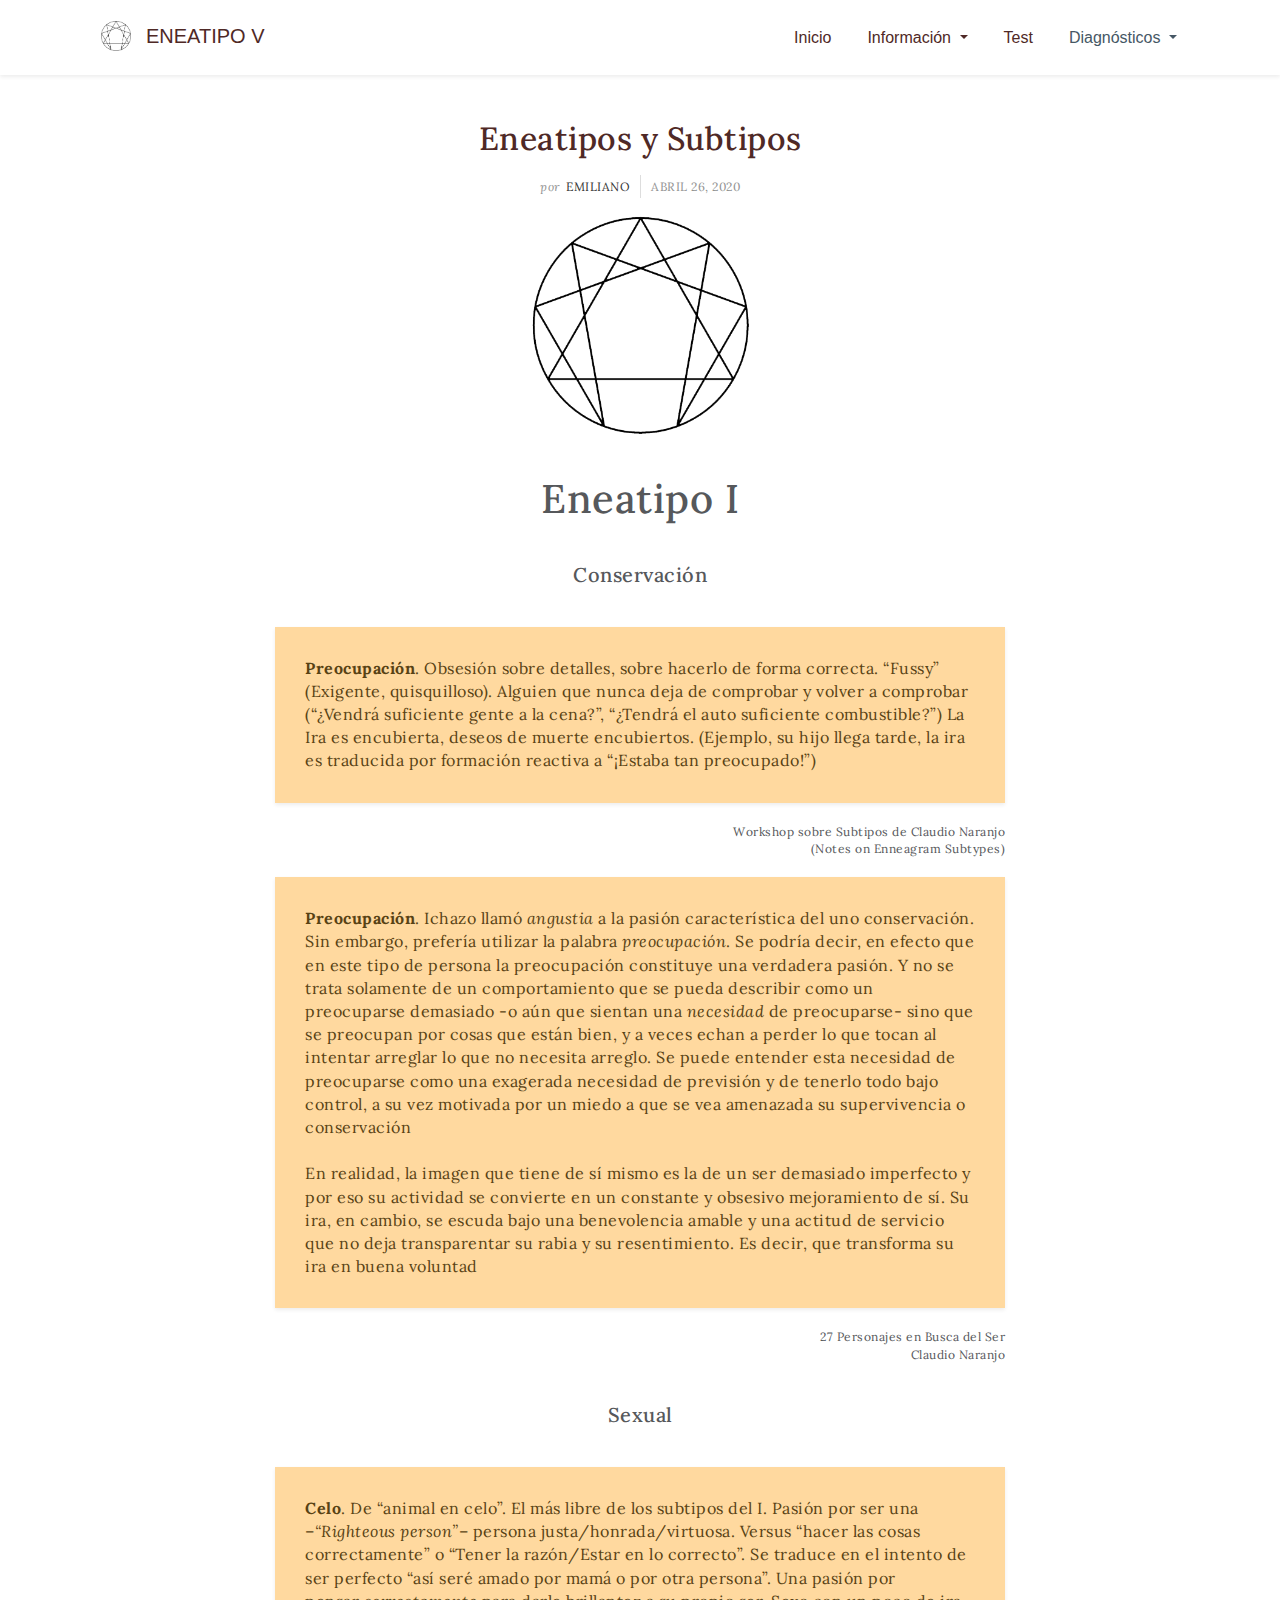
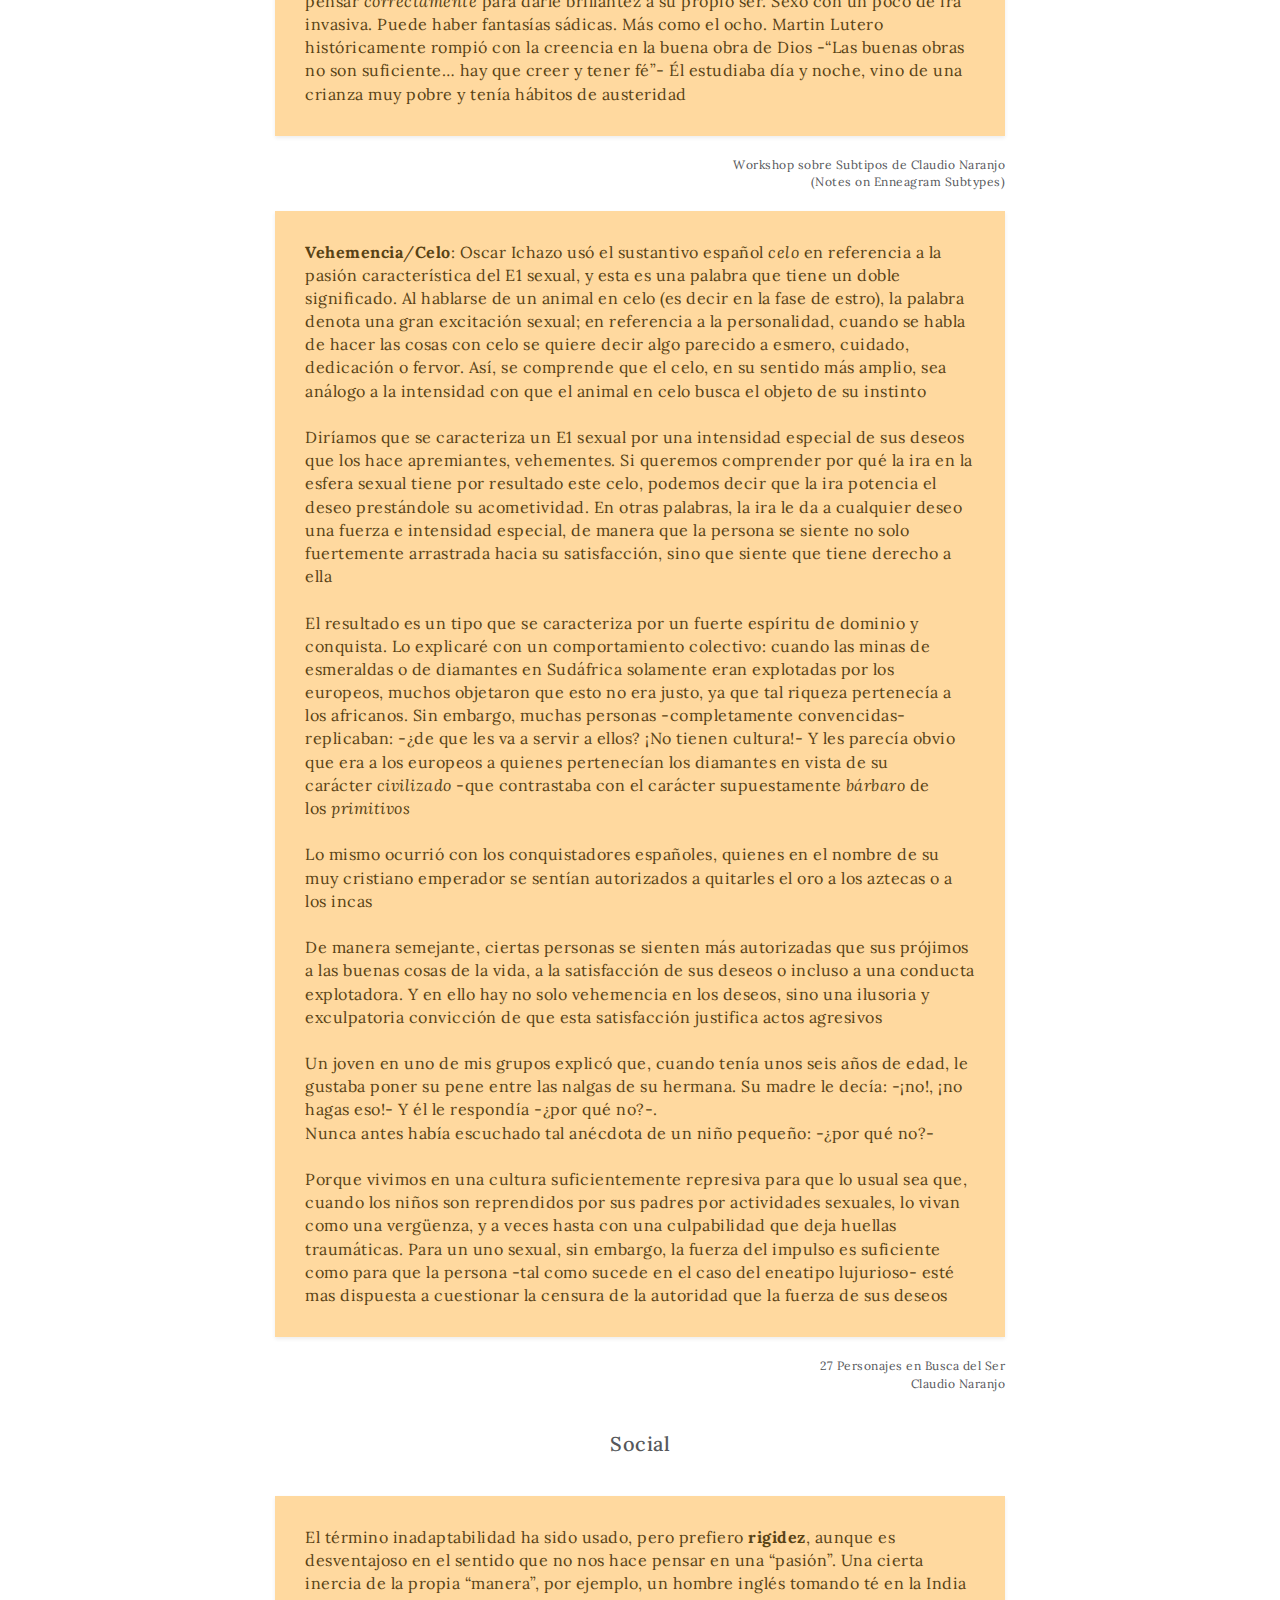
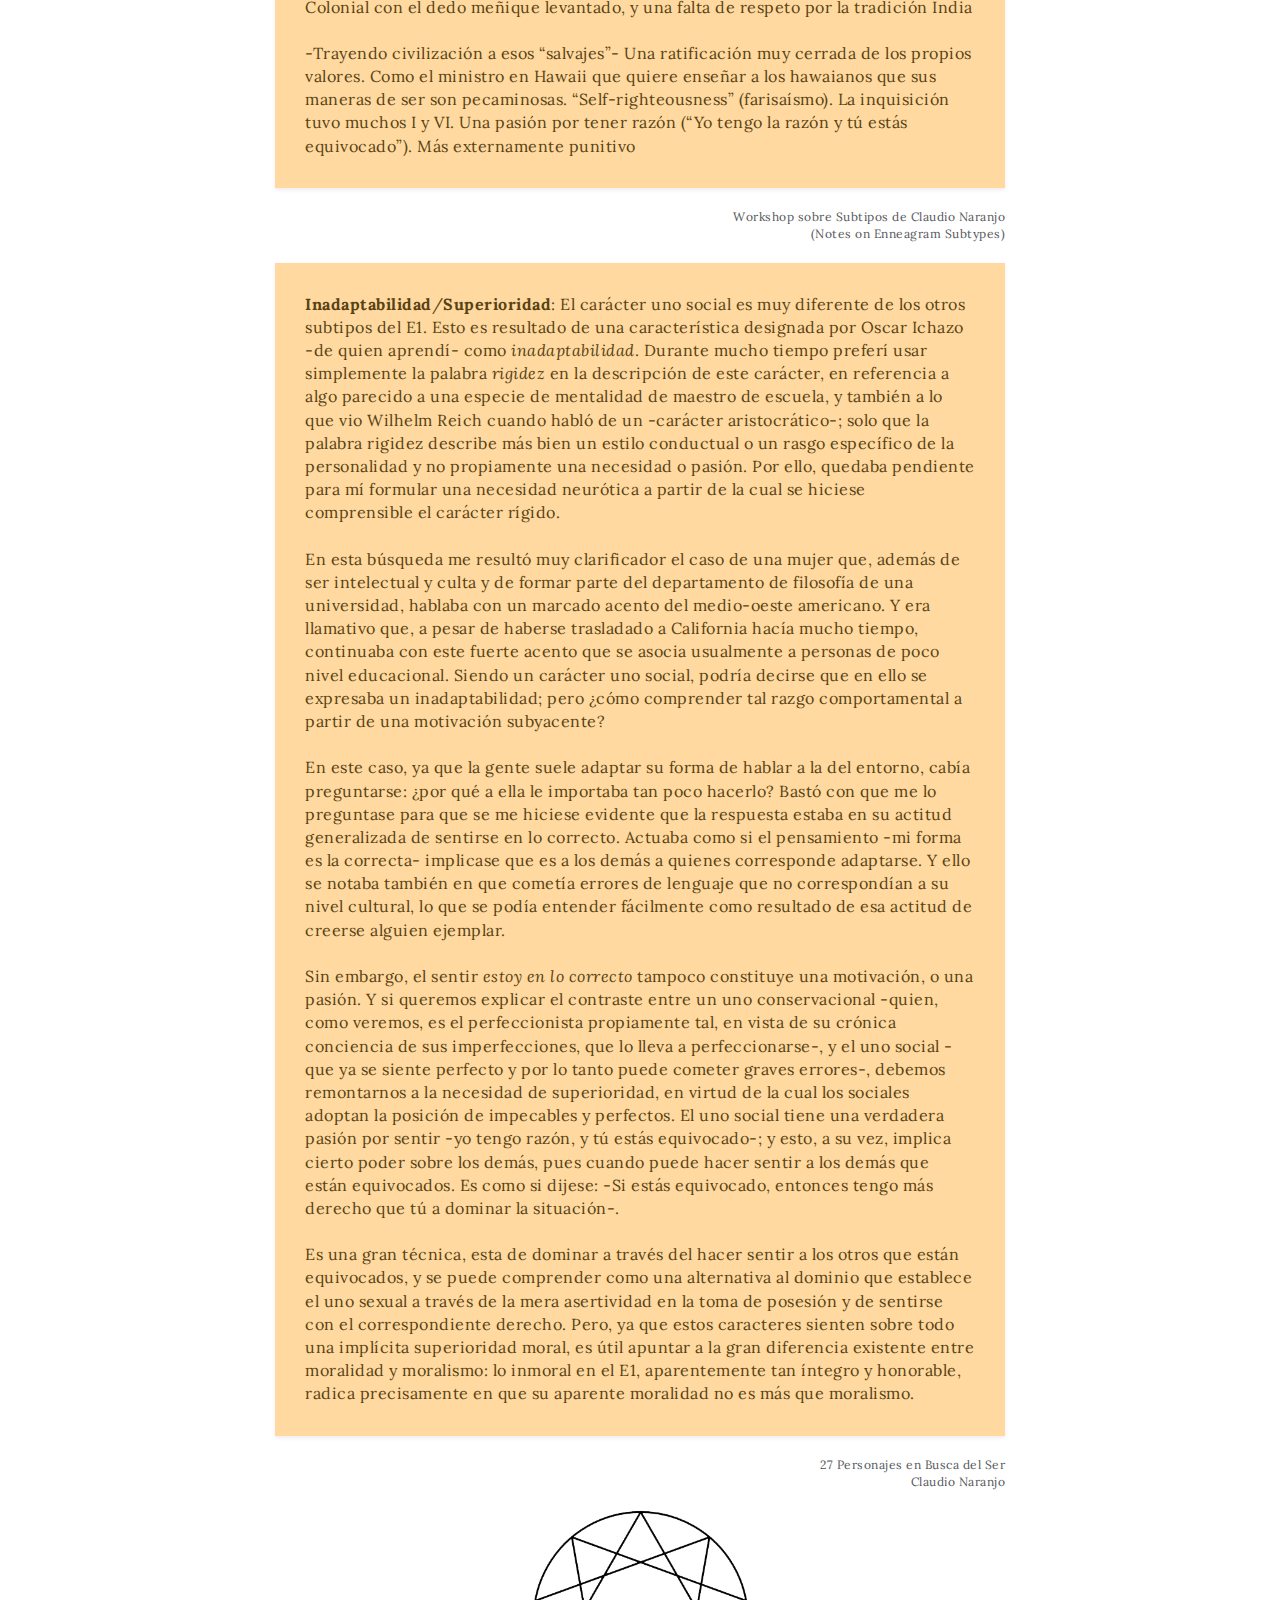
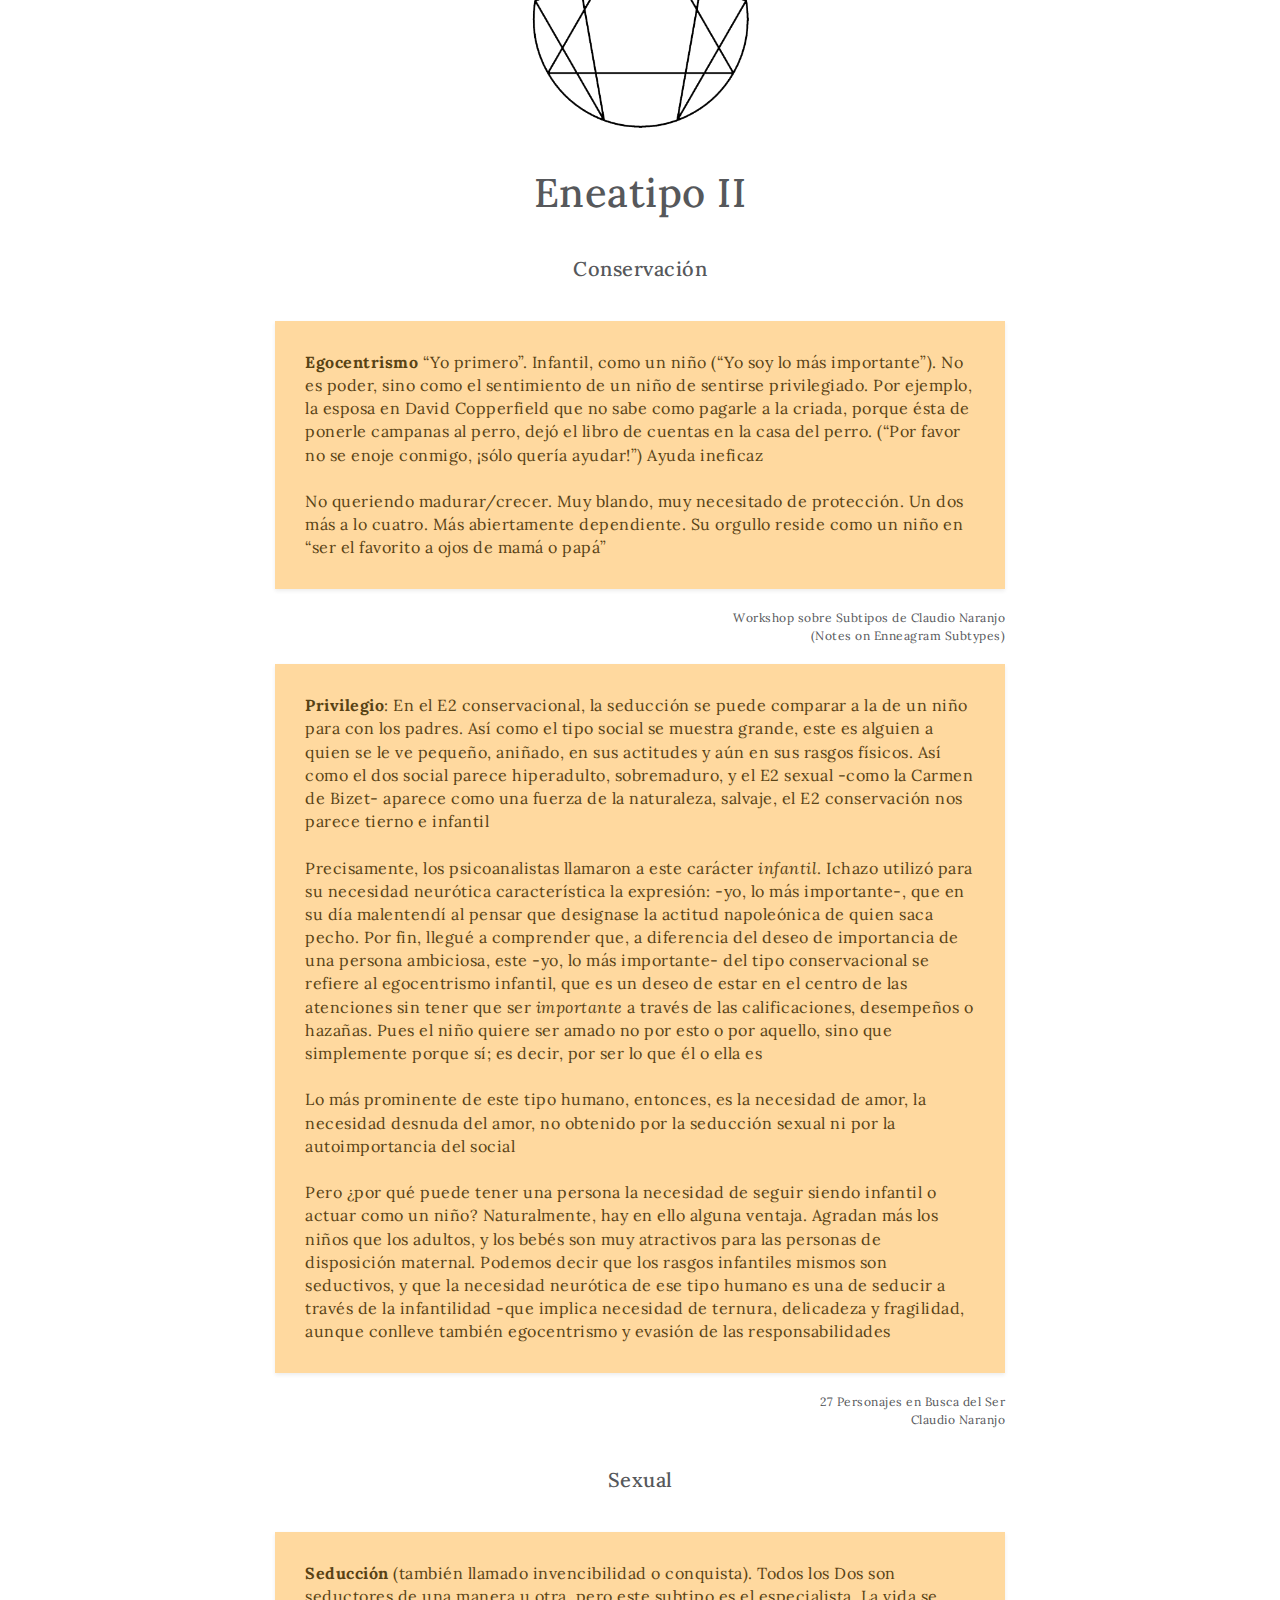
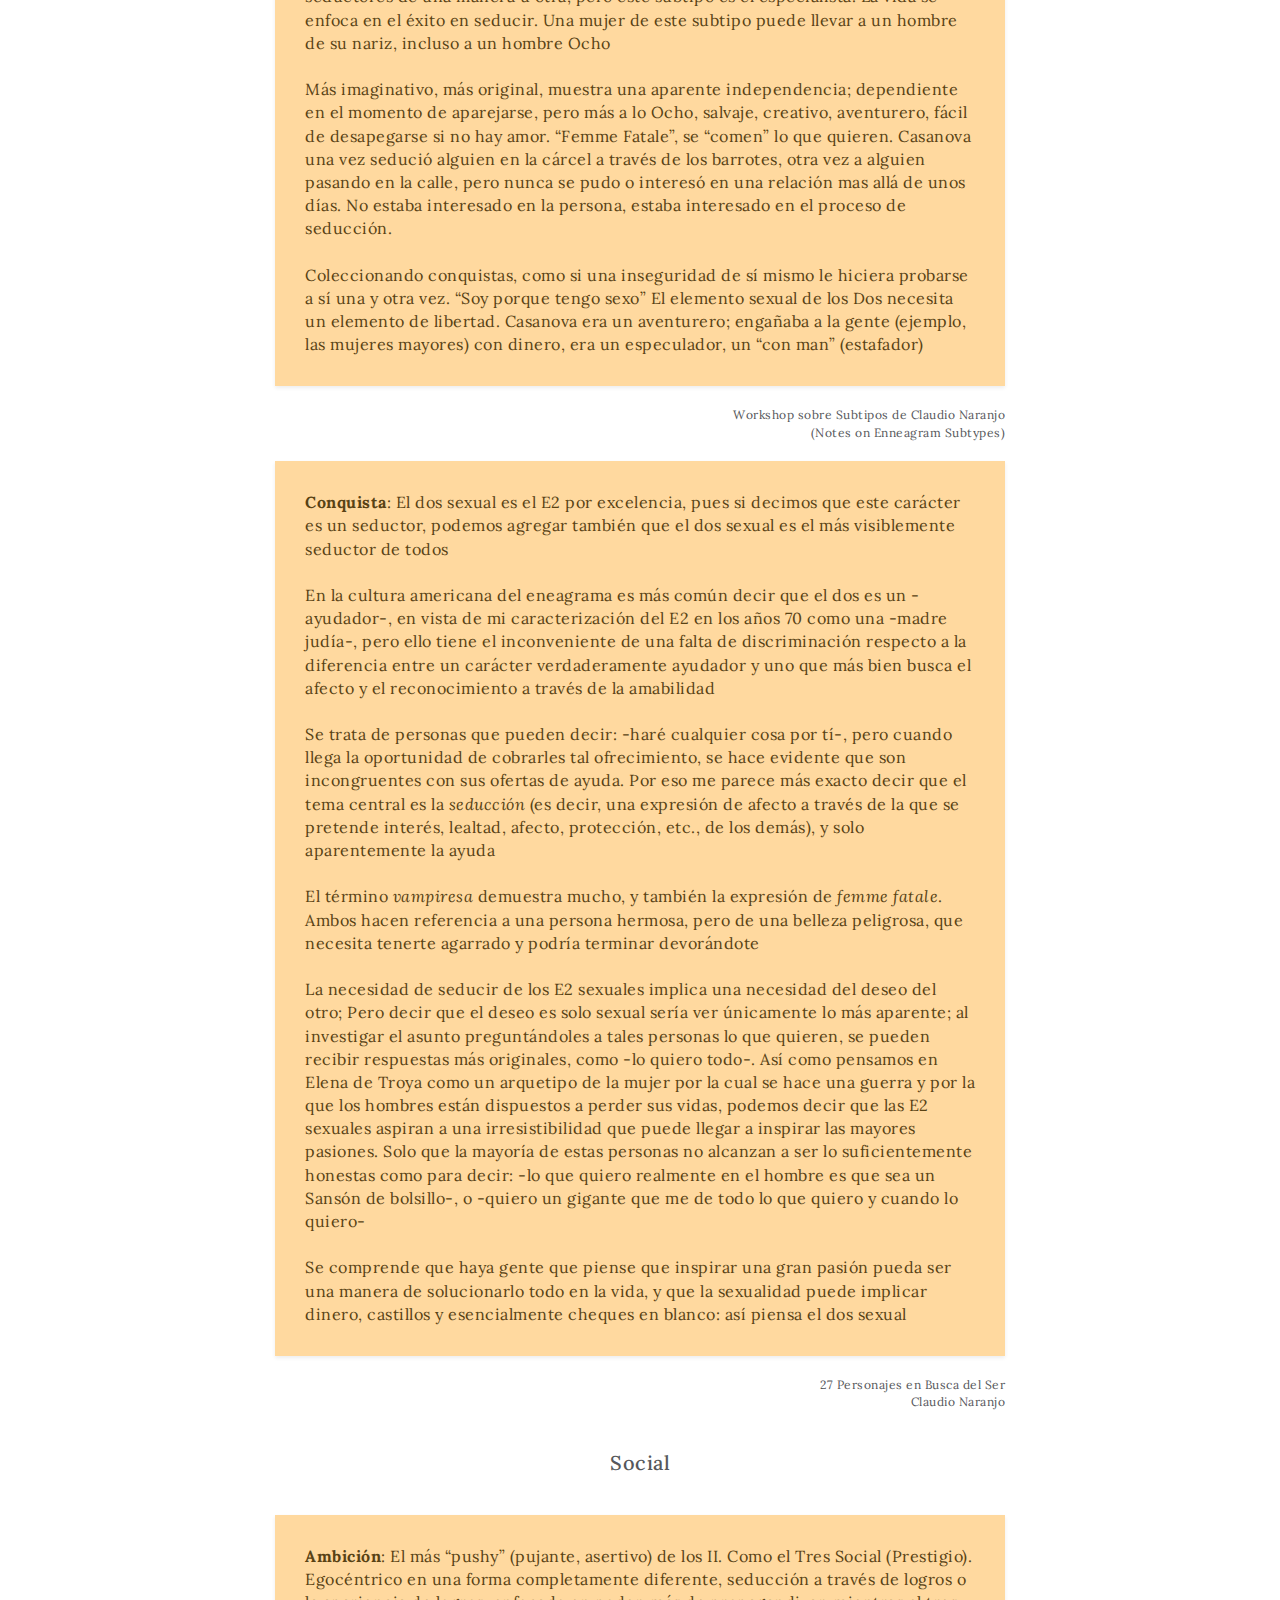
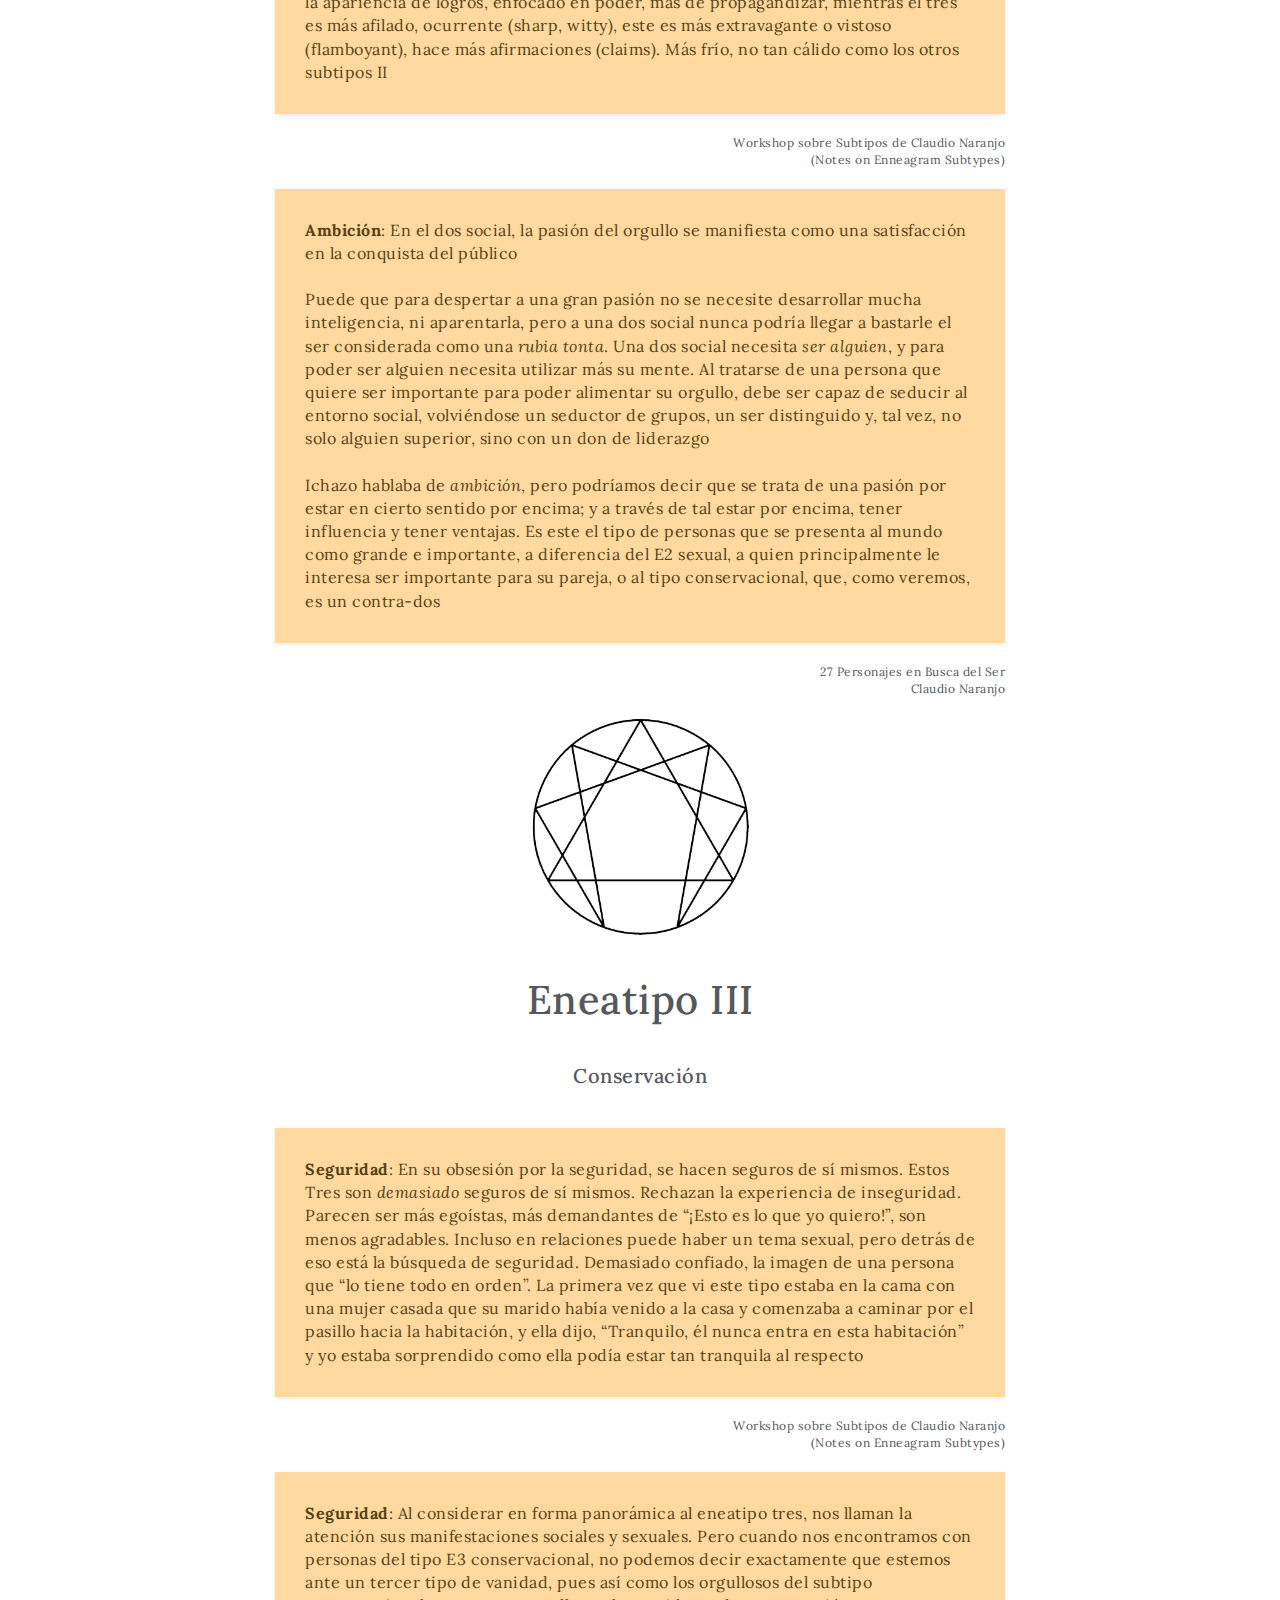
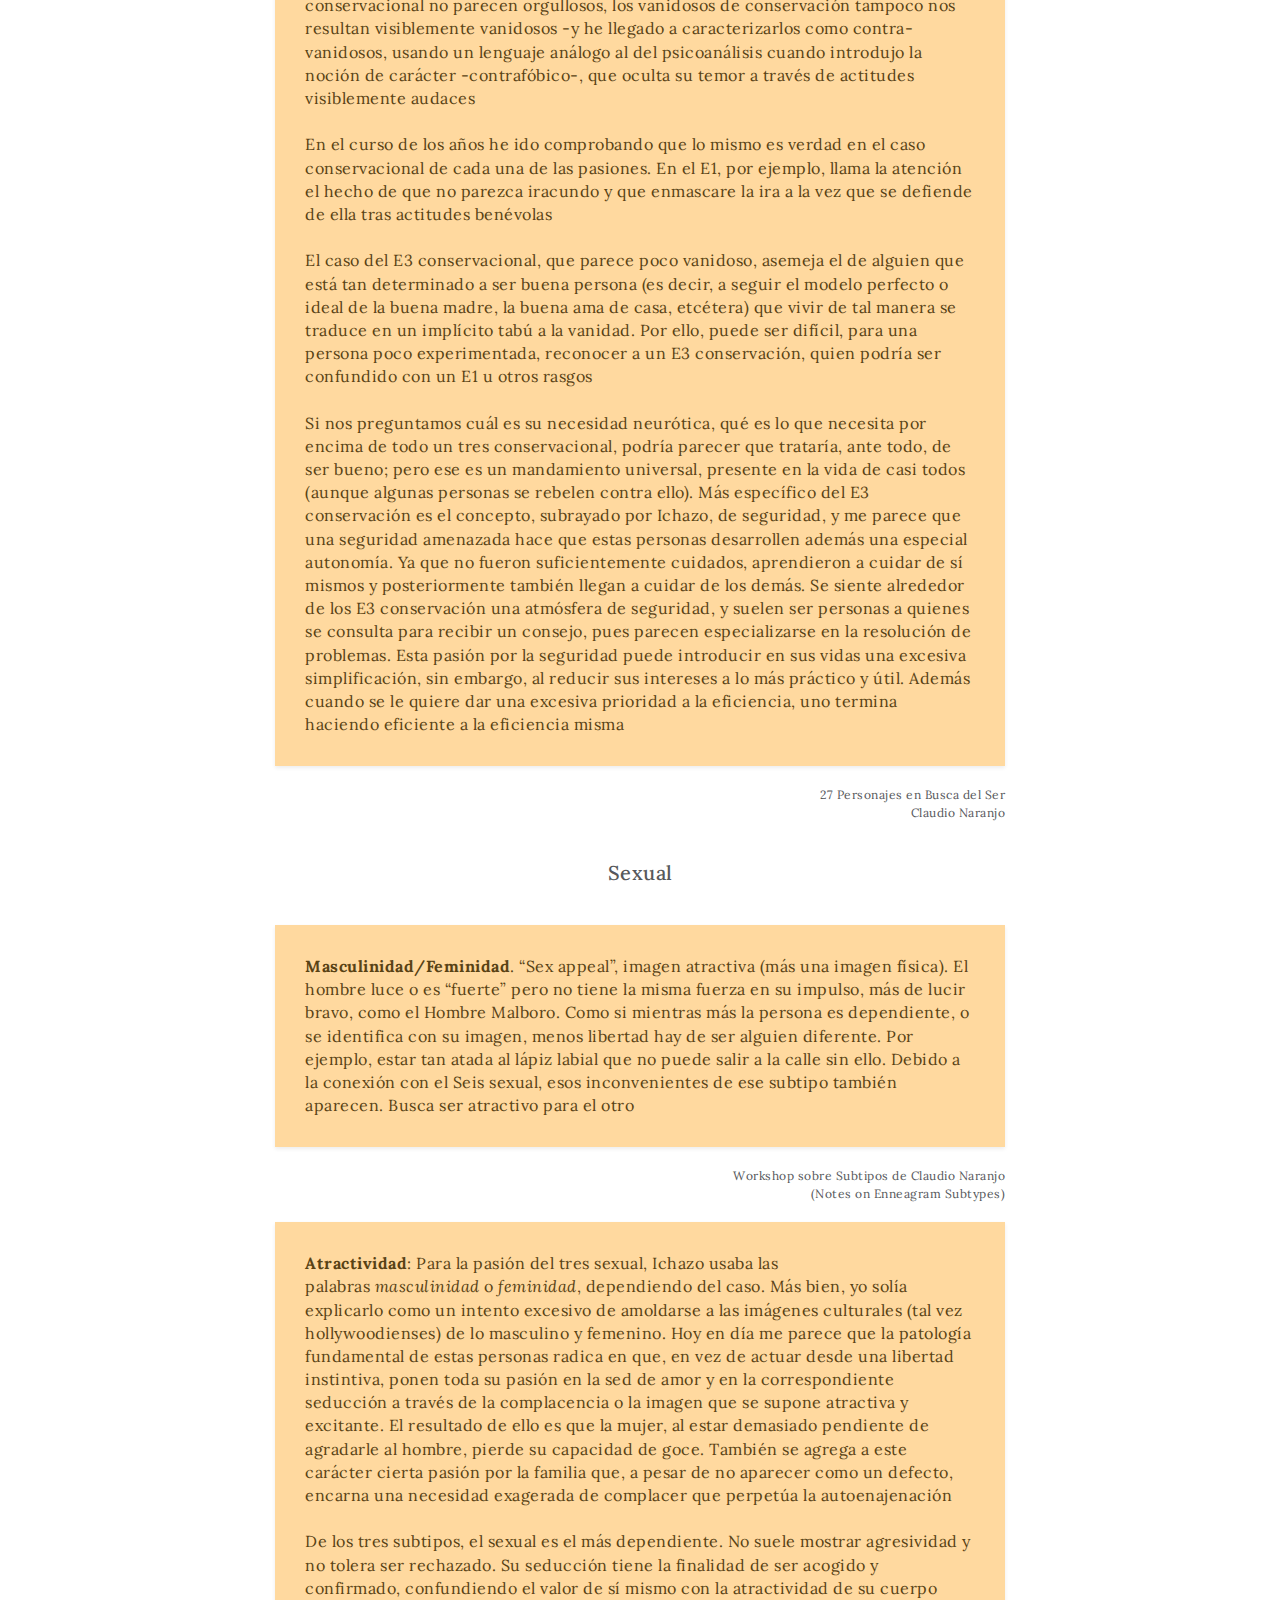
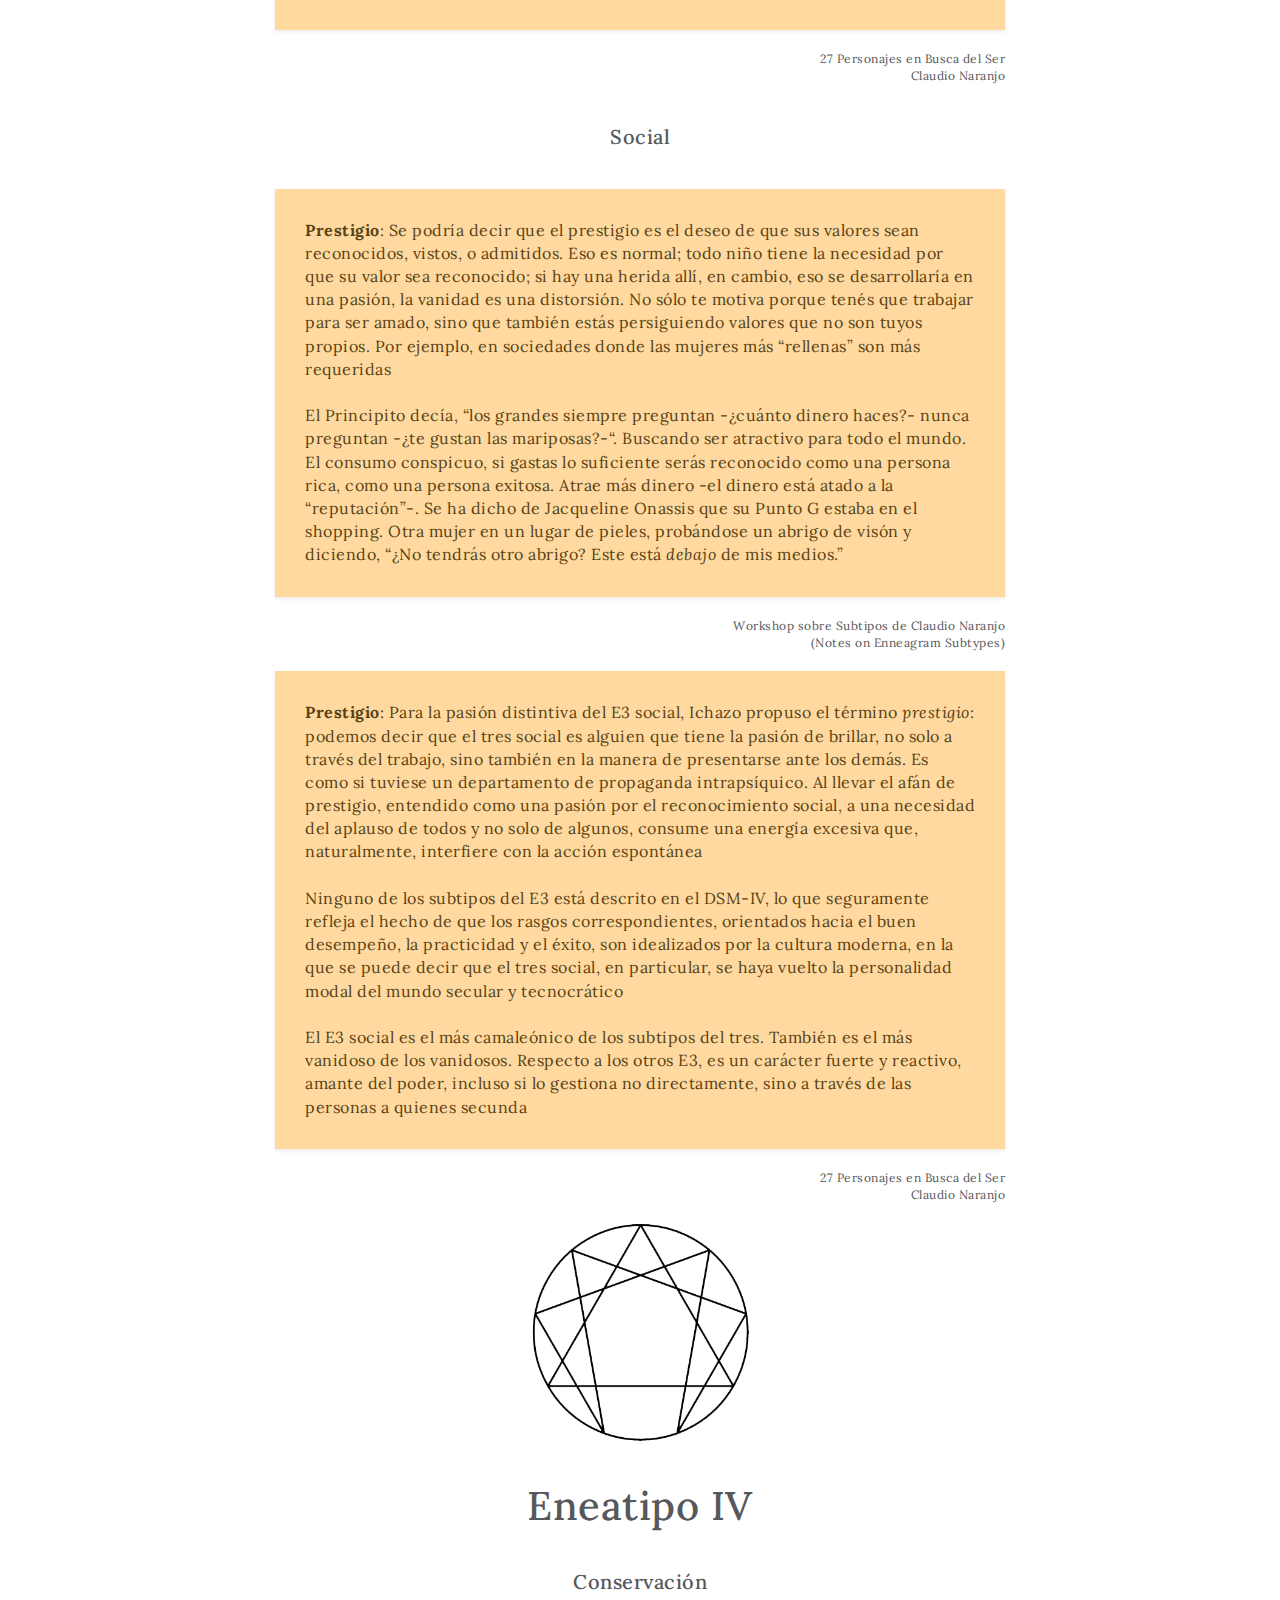
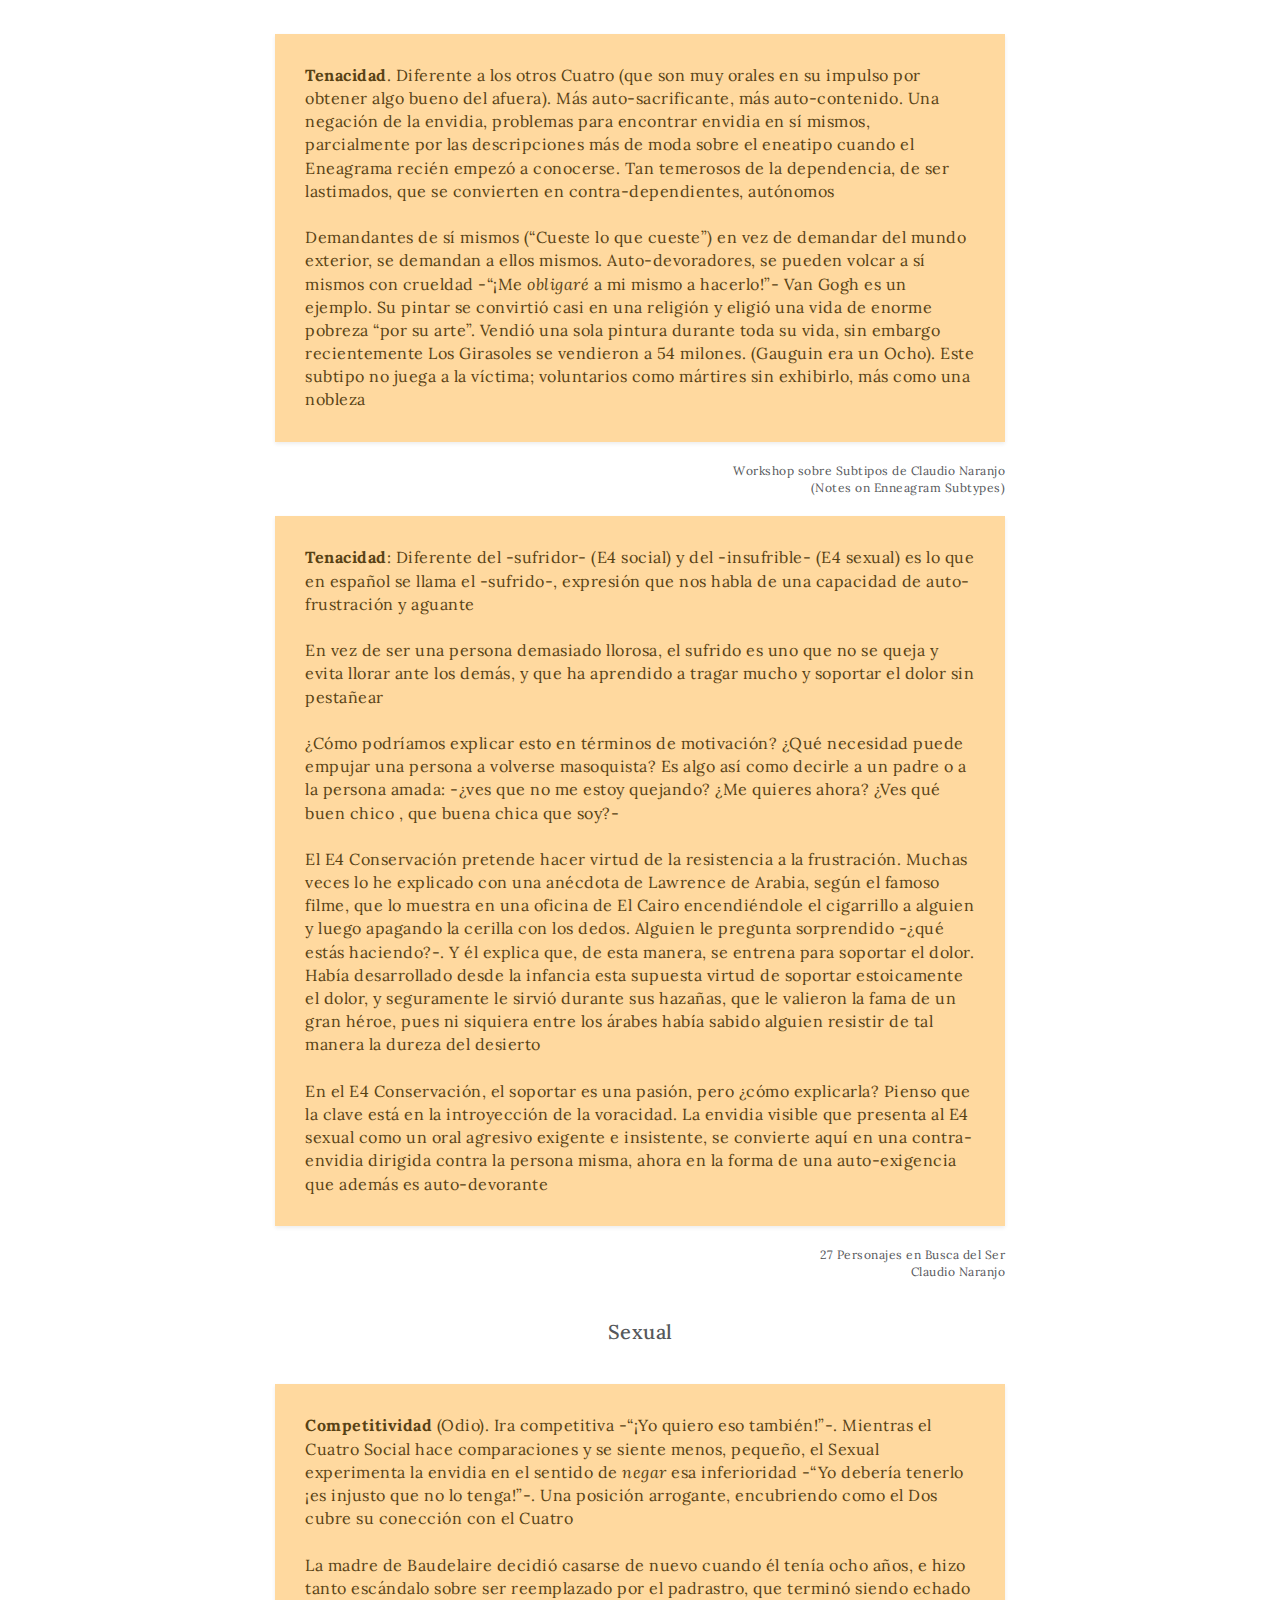
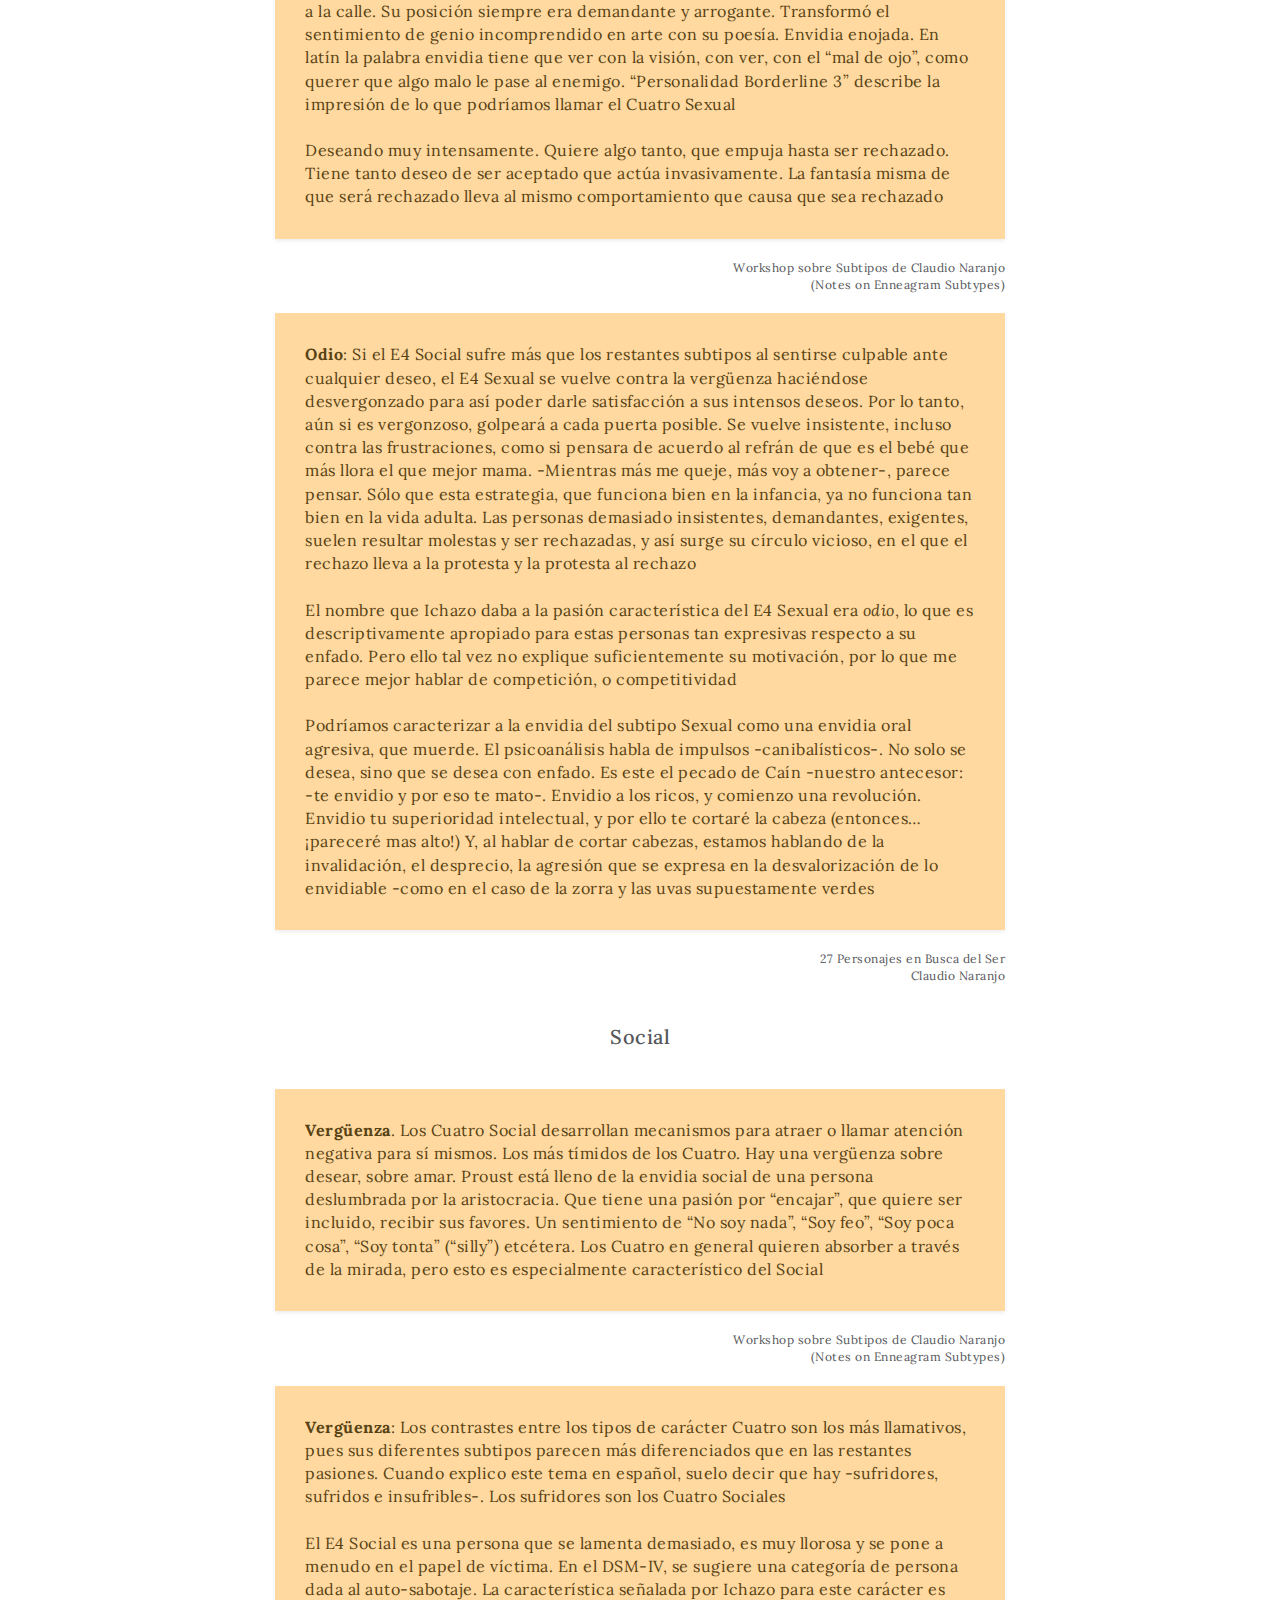
<file: info/eneatipos-completo.html>
<!DOCTYPE html>
<html>

<head>
    <meta charset="utf-8">
    <meta name="viewport" content="width=device-width, initial-scale=1.0, shrink-to-fit=no">
    <title>Eneatipo V | Información Eneatipos y Subtipos</title>
    <meta name="description" content="Todo sobre los Eneatipos y sus Subtipos">
    <link rel="stylesheet" href="../assets/bootstrap/css/bootstrap.min.css">
    <link rel="stylesheet" href="../assets/fonts/ionicons.min.css">
    <link rel="stylesheet" href="https://fonts.googleapis.com/css?family=Lora">
    <link rel="stylesheet" href="../assets/css/styles.min.css">
</head>

<body>
    <div>
        <nav class="navbar navbar-light navbar-expand-md shadow-sm navigation-clean" style="background-color: rgb(255,255,255);">
            <div class="container"><a class="navbar-brand" href="#" style="color: rgb(79,41,38);font-weight: normal;font-style: normal;margin: 0px 16px;"><img src="../assets/img/asdasda22222.png" style="width: 30px;margin: 0px 15px 3px 0px;">ENEATIPO V<br></a><button class="navbar-toggler"
                    data-toggle="collapse" data-target="#navcol-1"><span class="sr-only">Toggle navigation</span><span class="navbar-toggler-icon"></span></button>
                <div class="collapse navbar-collapse" id="navcol-1">
                    <ul class="nav navbar-nav ml-auto">
                        <li class="nav-item" role="presentation"><a class="nav-link active" href="#" style="color: rgb(79,41,38);">Inicio</a></li>
                        <li class="dropdown nav-item"><a class="dropdown-toggle nav-link" data-toggle="dropdown" aria-expanded="false" href="#" style="color: rgb(79,41,38);">Información&nbsp;</a>
                            <div class="dropdown-menu" role="menu"><a class="dropdown-item" role="presentation" href="../info/eneatipos-completo.html">Todos los Eneatipos y Subtipos</a><a class="dropdown-item" role="presentation" href="../info/cinco.html">Eneatipo V</a></div>
                        </li>
                        <li class="nav-item" role="presentation"><a class="nav-link" href="#" style="color: rgb(79,41,38);">Test</a></li>
                        <li class="dropdown nav-item"><a class="dropdown-toggle nav-link" data-toggle="dropdown" aria-expanded="false">Diagnósticos&nbsp;</a>
                            <div class="dropdown-menu" role="menu"><a class="dropdown-item" role="presentation" href="../articles/kaczynski.html">Ted Kaczynski</a><a class="dropdown-item" role="presentation" href="../articles/nick-drake.html">Nick Drake</a><a class="dropdown-item" role="presentation"
                                    href="../articles/nietzsche.html">Friedrich Nietzsche</a><a class="dropdown-item" role="presentation" href="../articles/mr-robot.html">Mr Robot</a><a class="dropdown-item" role="presentation" href="../articles/mazzy-star.html">Mazzy Star</a></div>
                        </li>
                    </ul>
                </div>
            </div>
        </nav>
    </div>
    <div class="article-clean" style="background-color: rgb(255,255,255);">
        <div class="container">
            <div class="row" style="letter-spacing: 0.5px;">
                <div class="col-lg-10 col-xl-8 offset-lg-1 offset-xl-2">
                    <div class="intro">
                        <h1 class="text-center" style="color: rgb(79,41,38);">Eneatipos y Subtipos</h1>
                        <p class="text-center"><span class="by">por</span> <a href="#">Emiliano</a><span class="date">ABRIL 26, 2020</span></p><img class="img-fluid d-flex mx-auto" src="../assets/img/logo.png" style="width: 30%;"></div>
                    <div class="text">
                        <h1 class="text-center" style="margin-top: 40px;margin-bottom: 40px;">Eneatipo I</h1>
                        <h5 class="text-center" style="margin-top: 40px;margin-bottom: 40px;">Conservación</h5>
                        <p class="text-left shadow-sm" style="background-color: #ffd99f;padding: 30px;color: rgb(88,66,20);font-weight: normal;letter-spacing: 0.5px;"><strong>Preocupación</strong>. Obsesión sobre detalles, sobre hacerlo de forma correcta. “Fussy” (Exigente, quisquilloso). Alguien que nunca deja de comprobar y volver a comprobar (“¿Vendrá suficiente gente a la cena?”, “¿Tendrá
                            el auto suficiente combustible?”) La Ira es encubierta, deseos de muerte encubiertos. (Ejemplo, su hijo llega tarde, la ira es traducida por formación reactiva a “¡Estaba tan preocupado!”)<br></p>
                        <p class="text-right" style="font-size: 12px;">Workshop sobre Subtipos de Claudio Naranjo<br>(Notes on Enneagram Subtypes)<br></p>
                        <p class="text-left shadow-sm" style="background-color: #ffd99f;padding: 30px;color: rgb(88,66,20);font-weight: normal;letter-spacing: 0.5px;"><strong>Preocupación</strong>. Ichazo llamó&nbsp;<em>angustia&nbsp;</em>a la pasión característica del uno conservación. Sin embargo, prefería utilizar la palabra&nbsp;<em>preocupación</em>. Se podría decir, en efecto que en este
                            tipo de persona la preocupación constituye una verdadera pasión. Y no se trata solamente de un comportamiento que se pueda describir como un preocuparse demasiado -o aún que sientan una&nbsp;<em>necesidad&nbsp;</em>de preocuparse-
                            sino que se preocupan por cosas que están bien, y a veces echan a perder lo que tocan al intentar arreglar lo que no necesita arreglo. Se puede entender esta necesidad de preocuparse como una exagerada necesidad de previsión
                            y de tenerlo todo bajo control, a su vez motivada por un miedo a que se vea amenazada su supervivencia o conservación<br><br>En realidad, la imagen que tiene de sí mismo es la de un ser demasiado imperfecto y por eso su actividad
                            se convierte en un constante y obsesivo mejoramiento de sí. Su ira, en cambio, se escuda bajo una benevolencia amable y una actitud de servicio que no deja transparentar su rabia y su resentimiento. Es decir, que transforma
                            su ira en buena voluntad<br></p>
                        <p class="text-right" style="font-size: 12px;">27 Personajes en Busca del Ser<br>Claudio Naranjo<br></p>
                        <h5 class="text-center" style="margin-top: 40px;margin-bottom: 40px;">Sexual</h5>
                        <p class="text-left shadow-sm" style="background-color: #ffd99f;padding: 30px;color: rgb(88,66,20);font-weight: normal;letter-spacing: 0.5px;"><strong>Celo</strong>. De “animal en celo”. El más libre de los subtipos del I. Pasión por ser una –<em>“Righteous person”</em>– persona justa/honrada/virtuosa. Versus “hacer las cosas correctamente” o “Tener la razón/Estar en
                            lo correcto”. Se traduce en el intento de ser perfecto “así seré amado por mamá o por otra persona”. Una pasión por pensar&nbsp;<em>correctamente&nbsp;</em>para darle brillantez a su propio ser. Sexo con un poco de ira invasiva.
                            Puede haber fantasías sádicas. Más como el ocho. Martin Lutero históricamente rompió con la creencia en la buena obra de Dios -“Las buenas obras no son suficiente… hay que creer y tener fé”- Él estudiaba día y noche, vino de
                            una crianza muy pobre y tenía hábitos de austeridad<br></p>
                        <p class="text-right" style="font-size: 12px;">Workshop sobre Subtipos de Claudio Naranjo<br>(Notes on Enneagram Subtypes)<br></p>
                        <p class="text-left shadow-sm" style="background-color: #ffd99f;padding: 30px;color: rgb(88,66,20);font-weight: normal;letter-spacing: 0.5px;"><strong>Vehemencia</strong>/<strong>Celo</strong>: Oscar Ichazo usó el sustantivo español&nbsp;<em>celo</em>&nbsp;en referencia a la pasión característica del E1 sexual, y esta es una palabra que tiene un doble significado. Al
                            hablarse de un animal en celo (es decir en la fase de estro), la palabra denota una gran excitación sexual; en referencia a la personalidad, cuando se habla de hacer las cosas con celo se quiere decir algo parecido a esmero,
                            cuidado, dedicación o fervor. Así, se comprende que el celo, en su sentido más amplio, sea análogo a la intensidad con que el animal en celo busca el objeto de su instinto<br><br>Diríamos que se caracteriza un E1 sexual por
                            una intensidad especial de sus deseos que los hace apremiantes, vehementes. Si queremos comprender por qué la ira en la esfera sexual tiene por resultado este celo, podemos decir que la ira potencia el deseo prestándole su
                            acometividad. En otras palabras, la ira le da a cualquier deseo una fuerza e intensidad especial, de manera que la persona se siente no solo fuertemente arrastrada hacia su satisfacción, sino que siente que tiene derecho a
                            ella<br><br>El resultado es un tipo que se caracteriza por un fuerte espíritu de dominio y conquista. Lo explicaré con un comportamiento colectivo: cuando las minas de esmeraldas o de diamantes en Sudáfrica solamente eran explotadas
                            por los europeos, muchos objetaron que esto no era justo, ya que tal riqueza pertenecía a los africanos. Sin embargo, muchas personas -completamente convencidas- replicaban: -¿de que les va a servir a ellos? ¡No tienen cultura!-
                            Y les parecía obvio que era a los europeos a quienes pertenecían los diamantes en vista de su carácter&nbsp;<em>civilizado&nbsp;</em>-que contrastaba con el carácter supuestamente&nbsp;<em>bárbaro&nbsp;</em>de los&nbsp;<em>primitivos</em><br><br>Lo
                            mismo ocurrió con los conquistadores españoles, quienes en el nombre de su muy cristiano emperador se sentían autorizados a quitarles el oro a los aztecas o a los incas<br><br>De manera semejante, ciertas personas se sienten
                            más autorizadas que sus prójimos a las buenas cosas de la vida, a la satisfacción de sus deseos o incluso a una conducta explotadora. Y en ello hay no solo vehemencia en los deseos, sino una ilusoria y exculpatoria convicción
                            de que esta satisfacción justifica actos agresivos<br><br>Un joven en uno de mis grupos explicó que, cuando tenía unos seis años de edad, le gustaba poner su pene entre las nalgas de su hermana. Su madre le decía: -¡no!, ¡no
                            hagas eso!- Y él le respondía -¿por qué no?-.<br>Nunca antes había escuchado tal anécdota de un niño pequeño: -¿por qué no?-<br><br>Porque vivimos en una cultura suficientemente represiva para que lo usual sea que, cuando los
                            niños son reprendidos por sus padres por actividades sexuales, lo vivan como una vergüenza, y a veces hasta con una culpabilidad que deja huellas traumáticas. Para un uno sexual, sin embargo, la fuerza del impulso es suficiente
                            como para que la persona -tal como sucede en el caso del eneatipo lujurioso- esté mas dispuesta a cuestionar la censura de la autoridad que la fuerza de sus deseos<br></p>
                        <p class="text-right" style="font-size: 12px;">27 Personajes en Busca del Ser<br>Claudio Naranjo<br></p>
                        <h5 class="text-center" style="margin-top: 40px;margin-bottom: 40px;">Social</h5>
                        <p class="text-left shadow-sm" style="background-color: #ffd99f;padding: 30px;color: rgb(88,66,20);font-weight: normal;letter-spacing: 0.5px;">El término inadaptabilidad ha sido usado, pero prefiero&nbsp;<strong>rigidez</strong>, aunque es desventajoso en el sentido que no nos hace pensar en una “pasión”. Una cierta inercia de la propia “manera”, por ejemplo, un hombre
                            inglés tomando té en la India Colonial con el dedo meñique levantado, y una falta de respeto por la tradición India<br><br>-Trayendo civilización a esos “salvajes”- Una ratificación muy cerrada de los propios valores. Como
                            el ministro en Hawaii que quiere enseñar a los hawaianos que sus maneras de ser son pecaminosas. “Self-righteousness” (farisaísmo). La inquisición tuvo muchos I y VI. Una pasión por tener razón (“Yo tengo la razón y tú estás
                            equivocado”). Más externamente punitivo<br></p>
                        <p class="text-right" style="font-size: 12px;">Workshop sobre Subtipos de Claudio Naranjo<br>(Notes on Enneagram Subtypes)<br></p>
                        <p class="text-left shadow-sm" style="background-color: #ffd99f;padding: 30px;color: rgb(88,66,20);font-weight: normal;letter-spacing: 0.5px;"><strong>Inadaptabilidad</strong>/<strong>Superioridad</strong>: El carácter uno social es muy diferente de los otros subtipos del E1. Esto es resultado de una característica designada por Oscar Ichazo -de quien aprendí- como&nbsp;<em>inadaptabilidad</em>.
                            Durante mucho tiempo preferí usar simplemente la palabra&nbsp;<em>rigidez&nbsp;</em>en la descripción de este carácter, en referencia a algo parecido a una especie de mentalidad de maestro de escuela, y también a lo que vio
                            Wilhelm Reich cuando habló de un -carácter aristocrático-; solo que la palabra rigidez describe más bien un estilo conductual o un rasgo específico de la personalidad y no propiamente una necesidad o pasión. Por ello, quedaba
                            pendiente para mí formular una necesidad neurótica a partir de la cual se hiciese comprensible el carácter rígido.<br><br>En esta búsqueda me resultó muy clarificador el caso de una mujer que, además de ser intelectual y culta
                            y de formar parte del departamento de filosofía de una universidad, hablaba con un marcado acento del medio-oeste americano. Y era llamativo que, a pesar de haberse trasladado a California hacía mucho tiempo, continuaba con
                            este fuerte acento que se asocia usualmente a personas de poco nivel educacional. Siendo un carácter uno social, podría decirse que en ello se expresaba un inadaptabilidad; pero ¿cómo comprender tal razgo comportamental a partir
                            de una motivación subyacente?<br><br>En este caso, ya que la gente suele adaptar su forma de hablar a la del entorno, cabía preguntarse: ¿por qué a ella le importaba tan poco hacerlo? Bastó con que me lo preguntase para que
                            se me hiciese evidente que la respuesta estaba en su actitud generalizada de sentirse en lo correcto. Actuaba como si el pensamiento -mi forma es la correcta- implicase que es a los demás a quienes corresponde adaptarse. Y
                            ello se notaba también en que cometía errores de lenguaje que no correspondían a su nivel cultural, lo que se podía entender fácilmente como resultado de esa actitud de creerse alguien ejemplar.<br><br>Sin embargo, el sentir<em>&nbsp;estoy en lo correcto</em>&nbsp;tampoco
                            constituye una motivación, o una pasión. Y si queremos explicar el contraste entre un uno conservacional -quien, como veremos, es el perfeccionista propiamente tal, en vista de su crónica conciencia de sus imperfecciones, que
                            lo lleva a perfeccionarse-, y el uno social -que ya se siente perfecto y por lo tanto puede cometer graves errores-, debemos remontarnos a la necesidad de superioridad, en virtud de la cual los sociales adoptan la posición
                            de impecables y perfectos. El uno social tiene una verdadera pasión por sentir -yo tengo razón, y tú estás equivocado-; y esto, a su vez, implica cierto poder sobre los demás, pues cuando puede hacer sentir a los demás que
                            están equivocados. Es como si dijese: -Si estás equivocado, entonces tengo más derecho que tú a dominar la situación-.<br><br>Es una gran técnica, esta de dominar a través del hacer sentir a los otros que están equivocados,
                            y se puede comprender como una alternativa al dominio que establece el uno sexual a través de la mera asertividad en la toma de posesión y de sentirse con el correspondiente derecho. Pero, ya que estos caracteres sienten sobre
                            todo una implícita superioridad moral, es útil apuntar a la gran diferencia existente entre moralidad y moralismo: lo inmoral en el E1, aparentemente tan íntegro y honorable, radica precisamente en que su aparente moralidad
                            no es más que moralismo.<br></p>
                        <p class="text-right" style="font-size: 12px;">27 Personajes en Busca del Ser<br>Claudio Naranjo<br></p><img class="img-fluid d-flex mx-auto" src="../assets/img/logo.png" style="width: 30%;">
                        <h1 class="text-center" style="margin-top: 40px;margin-bottom: 40px;">Eneatipo II</h1>
                        <h5 class="text-center" style="margin-top: 40px;margin-bottom: 40px;">Conservación</h5>
                        <p class="text-left shadow-sm" style="background-color: #ffd99f;padding: 30px;color: rgb(88,66,20);font-weight: normal;letter-spacing: 0.5px;"><strong>Egocentrismo&nbsp;</strong>“Yo primero”. Infantil, como un niño (“Yo soy lo más importante”). No es poder, sino como el sentimiento de un niño de sentirse privilegiado. Por ejemplo, la esposa en David Copperfield que no
                            sabe como pagarle a la criada, porque ésta de ponerle campanas al perro, dejó el libro de cuentas en la casa del perro. (“Por favor no se enoje conmigo, ¡sólo quería ayudar!”) Ayuda ineficaz<br><br>No queriendo madurar/crecer.
                            Muy blando, muy necesitado de protección. Un dos más a lo cuatro. Más abiertamente dependiente. Su orgullo reside como un niño en “ser el favorito a ojos de mamá o papá”<br></p>
                        <p class="text-right" style="font-size: 12px;">Workshop sobre Subtipos de Claudio Naranjo<br>(Notes on Enneagram Subtypes)<br></p>
                        <p class="text-left shadow-sm" style="background-color: #ffd99f;padding: 30px;color: rgb(88,66,20);font-weight: normal;letter-spacing: 0.5px;"><strong>Privilegio</strong>: En el E2 conservacional, la seducción se puede comparar a la de un niño para con los padres. Así como el tipo social se muestra grande, este es alguien a quien se le ve pequeño, aniñado, en sus actitudes
                            y aún en sus rasgos físicos. Así como el dos social parece hiperadulto, sobremaduro, y el E2 sexual -como la Carmen de Bizet- aparece como una fuerza de la naturaleza, salvaje, el E2 conservación nos parece tierno e infantil<br><br>Precisamente,
                            los psicoanalistas llamaron a este carácter&nbsp;<em>infantil</em>. Ichazo utilizó para su necesidad neurótica característica la expresión: -yo, lo más importante-, que en su día malentendí al pensar que designase la actitud
                            napoleónica de quien saca pecho. Por fin, llegué a comprender que, a diferencia del deseo de importancia de una persona ambiciosa, este -yo, lo más importante- del tipo conservacional se refiere al egocentrismo infantil, que
                            es un deseo de estar en el centro de las atenciones sin tener que ser&nbsp;<em>importante&nbsp;</em>a través de las calificaciones, desempeños o hazañas. Pues el niño quiere ser amado no por esto o por aquello, sino que simplemente
                            porque sí; es decir, por ser lo que él o ella es<br><br>Lo más prominente de este tipo humano, entonces, es la necesidad de amor, la necesidad desnuda del amor, no obtenido por la seducción sexual ni por la autoimportancia
                            del social<br><br>Pero ¿por qué puede tener una persona la necesidad de seguir siendo infantil o actuar como un niño? Naturalmente, hay en ello alguna ventaja. Agradan más los niños que los adultos, y los bebés son muy atractivos
                            para las personas de disposición maternal. Podemos decir que los rasgos infantiles mismos son seductivos, y que la necesidad neurótica de ese tipo humano es una de seducir a través de la infantilidad -que implica necesidad
                            de ternura, delicadeza y fragilidad, aunque conlleve también egocentrismo y evasión de las responsabilidades<br></p>
                        <p class="text-right" style="font-size: 12px;">27 Personajes en Busca del Ser<br>Claudio Naranjo<br></p>
                        <h5 class="text-center" style="margin-top: 40px;margin-bottom: 40px;">Sexual</h5>
                        <p class="text-left shadow-sm" style="background-color: #ffd99f;padding: 30px;color: rgb(88,66,20);font-weight: normal;letter-spacing: 0.5px;"><strong>Seducción</strong>&nbsp;(también llamado invencibilidad o conquista). Todos los Dos son seductores de una manera u otra, pero este subtipo es el especialista. La vida se enfoca en el éxito en seducir. Una mujer de este
                            subtipo puede llevar a un hombre de su nariz, incluso a un hombre Ocho<br><br>Más imaginativo, más original, muestra una aparente independencia; dependiente en el momento de aparejarse, pero más a lo Ocho, salvaje, creativo,
                            aventurero, fácil de desapegarse si no hay amor. “Femme Fatale”, se “comen” lo que quieren. Casanova una vez sedució alguien en la cárcel a través de los barrotes, otra vez a alguien pasando en la calle, pero nunca se pudo
                            o interesó en una relación mas allá de unos días. No estaba interesado en la persona, estaba interesado en el proceso de seducción.<br><br>Coleccionando conquistas, como si una inseguridad de sí mismo le hiciera probarse a
                            sí una y otra vez. “Soy porque tengo sexo” El elemento sexual de los Dos necesita un elemento de libertad. Casanova era un aventurero; engañaba a la gente (ejemplo, las mujeres mayores) con dinero, era un especulador, un “con
                            man” (estafador)<br></p>
                        <p class="text-right" style="font-size: 12px;">Workshop sobre Subtipos de Claudio Naranjo<br>(Notes on Enneagram Subtypes)<br></p>
                        <p class="text-left shadow-sm" style="background-color: #ffd99f;padding: 30px;color: rgb(88,66,20);font-weight: normal;letter-spacing: 0.5px;"><strong>Conquista</strong>: El dos sexual es el E2 por excelencia, pues si decimos que este carácter es un seductor, podemos agregar también que el dos sexual es el más visiblemente seductor de todos<br><br>En la cultura americana
                            del eneagrama es más común decir que el dos es un -ayudador-, en vista de mi caracterización del E2 en los años 70 como una -madre judía-, pero ello tiene el inconveniente de una falta de discriminación respecto a la diferencia
                            entre un carácter verdaderamente ayudador y uno que más bien busca el afecto y el reconocimiento a través de la amabilidad<br><br>Se trata de personas que pueden decir: -haré cualquier cosa por tí-, pero cuando llega la oportunidad
                            de cobrarles tal ofrecimiento, se hace evidente que son incongruentes con sus ofertas de ayuda. Por eso me parece más exacto decir que el tema central es la&nbsp;<em>seducción&nbsp;</em>(es decir, una expresión de afecto a
                            través de la que se pretende interés, lealtad, afecto, protección, etc., de los demás), y solo aparentemente la ayuda<br><br>El término&nbsp;<em>vampiresa&nbsp;</em>demuestra mucho, y también la expresión de&nbsp;<em>femme fatale</em>.
                            Ambos hacen referencia a una persona hermosa, pero de una belleza peligrosa, que necesita tenerte agarrado y podría terminar devorándote<br><br>La necesidad de seducir de los E2 sexuales implica una necesidad del deseo del
                            otro; Pero decir que el deseo es solo sexual sería ver únicamente lo más aparente; al investigar el asunto preguntándoles a tales personas lo que quieren, se pueden recibir respuestas más originales, como -lo quiero todo-.
                            Así como pensamos en Elena de Troya como un arquetipo de la mujer por la cual se hace una guerra y por la que los hombres están dispuestos a perder sus vidas, podemos decir que las E2 sexuales aspiran a una irresistibilidad
                            que puede llegar a inspirar las mayores pasiones. Solo que la mayoría de estas personas no alcanzan a ser lo suficientemente honestas como para decir: -lo que quiero realmente en el hombre es que sea un Sansón de bolsillo-,
                            o -quiero un gigante que me de todo lo que quiero y cuando lo quiero-<br><br>Se comprende que haya gente que piense que inspirar una gran pasión pueda ser una manera de solucionarlo todo en la vida, y que la sexualidad puede
                            implicar dinero, castillos y esencialmente cheques en blanco: así piensa el dos sexual<br></p>
                        <p class="text-right" style="font-size: 12px;">27 Personajes en Busca del Ser<br>Claudio Naranjo<br></p>
                        <h5 class="text-center" style="margin-top: 40px;margin-bottom: 40px;">Social</h5>
                        <p class="text-left shadow-sm" style="background-color: #ffd99f;padding: 30px;color: rgb(88,66,20);font-weight: normal;letter-spacing: 0.5px;"><strong>Ambición</strong>: El más “pushy” (pujante, asertivo) de los II. Como el Tres Social (Prestigio). Egocéntrico en una forma completamente diferente, seducción a través de logros o la apariencia de logros, enfocado en poder,
                            más de propagandizar, mientras el tres es más afilado, ocurrente (sharp, witty), este es más extravagante o vistoso (flamboyant), hace más afirmaciones (claims). Más frío, no tan cálido como los otros subtipos II<br></p>
                        <p
                            class="text-right" style="font-size: 12px;">Workshop sobre Subtipos de Claudio Naranjo<br>(Notes on Enneagram Subtypes)<br></p>
                            <p class="text-left shadow-sm" style="background-color: #ffd99f;padding: 30px;color: rgb(88,66,20);font-weight: normal;letter-spacing: 0.5px;"><strong>Ambición</strong>: En el dos social, la pasión del orgullo se manifiesta como una satisfacción en la conquista del público<br><br>Puede que para despertar a una gran pasión no se necesite desarrollar mucha inteligencia,
                                ni aparentarla, pero a una dos social nunca podría llegar a bastarle el ser considerada como una&nbsp;<em>rubia tonta</em>. Una dos social necesita&nbsp;<em>ser alguien</em>, y para poder ser alguien necesita utilizar más
                                su mente. Al tratarse de una persona que quiere ser importante para poder alimentar su orgullo, debe ser capaz de seducir al entorno social, volviéndose un seductor de grupos, un ser distinguido y, tal vez, no solo alguien
                                superior, sino con un don de liderazgo<br><br>Ichazo hablaba de&nbsp;<em>ambición</em>, pero podríamos decir que se trata de una pasión por estar en cierto sentido por encima; y a través de tal estar por encima, tener influencia
                                y tener ventajas. Es este el tipo de personas que se presenta al mundo como grande e importante, a diferencia del E2 sexual, a quien principalmente le interesa ser importante para su pareja, o al tipo conservacional, que,
                                como veremos, es un contra-dos<br></p>
                            <p class="text-right" style="font-size: 12px;">27 Personajes en Busca del Ser<br>Claudio Naranjo<br></p><img class="img-fluid d-flex mx-auto" src="../assets/img/logo.png" style="width: 30%;">
                            <h1 class="text-center" style="margin-top: 40px;margin-bottom: 40px;">Eneatipo III</h1>
                            <h5 class="text-center" style="margin-top: 40px;margin-bottom: 40px;">Conservación</h5>
                            <p class="text-left shadow-sm" style="background-color: #ffd99f;padding: 30px;color: rgb(88,66,20);font-weight: normal;letter-spacing: 0.5px;"><strong>Seguridad</strong>: En su obsesión por la seguridad, se hacen seguros de sí mismos. Estos Tres son&nbsp;<em>demasiado&nbsp;</em>seguros de sí mismos. Rechazan la experiencia de inseguridad. Parecen ser más egoístas,
                                más demandantes de “¡Esto es lo que yo quiero!”, son menos agradables. Incluso en relaciones puede haber un tema sexual, pero detrás de eso está la búsqueda de seguridad. Demasiado confiado, la imagen de una persona que
                                “lo tiene todo en orden”. La primera vez que vi este tipo estaba en la cama con una mujer casada que su marido había venido a la casa y comenzaba a caminar por el pasillo hacia la habitación, y ella dijo, “Tranquilo, él
                                nunca entra en esta habitación” y yo estaba sorprendido como ella podía estar tan tranquila al respecto<br></p>
                            <p class="text-right" style="font-size: 12px;">Workshop sobre Subtipos de Claudio Naranjo<br>(Notes on Enneagram Subtypes)<br></p>
                            <p class="text-left shadow-sm" style="background-color: #ffd99f;padding: 30px;color: rgb(88,66,20);font-weight: normal;letter-spacing: 0.5px;"><strong>Seguridad</strong>: Al considerar en forma panorámica al eneatipo tres, nos llaman la atención sus manifestaciones sociales y sexuales. Pero cuando nos encontramos con personas del tipo E3 conservacional, no podemos
                                decir exactamente que estemos ante un tercer tipo de vanidad, pues así como los orgullosos del subtipo conservacional no parecen orgullosos, los vanidosos de conservación tampoco nos resultan visiblemente vanidosos -y he
                                llegado a caracterizarlos como contra-vanidosos, usando un lenguaje análogo al del psicoanálisis cuando introdujo la noción de carácter -contrafóbico-, que oculta su temor a través de actitudes visiblemente audaces<br><br>En
                                el curso de los años he ido comprobando que lo mismo es verdad en el caso conservacional de cada una de las pasiones. En el E1, por ejemplo, llama la atención el hecho de que no parezca iracundo y que enmascare la ira a
                                la vez que se defiende de ella tras actitudes benévolas<br><br>El caso del E3 conservacional, que parece poco vanidoso, asemeja el de alguien que está tan determinado a ser buena persona (es decir, a seguir el modelo perfecto
                                o ideal de la buena madre, la buena ama de casa, etcétera) que vivir de tal manera se traduce en un implícito tabú a la vanidad. Por ello, puede ser difícil, para una persona poco experimentada, reconocer a un E3 conservación,
                                quien podría ser confundido con un E1 u otros rasgos<br><br>Si nos preguntamos cuál es su necesidad neurótica, qué es lo que necesita por encima de todo un tres conservacional, podría parecer que trataría, ante todo, de
                                ser bueno; pero ese es un mandamiento universal, presente en la vida de casi todos (aunque algunas personas se rebelen contra ello). Más específico del E3 conservación es el concepto, subrayado por Ichazo, de seguridad,
                                y me parece que una seguridad amenazada hace que estas personas desarrollen además una especial autonomía. Ya que no fueron suficientemente cuidados, aprendieron a cuidar de sí mismos y posteriormente también llegan a cuidar
                                de los demás. Se siente alrededor de los E3 conservación una atmósfera de seguridad, y suelen ser personas a quienes se consulta para recibir un consejo, pues parecen especializarse en la resolución de problemas. Esta pasión
                                por la seguridad puede introducir en sus vidas una excesiva simplificación, sin embargo, al reducir sus intereses a lo más práctico y útil. Además cuando se le quiere dar una excesiva prioridad a la eficiencia, uno termina
                                haciendo eficiente a la eficiencia misma<br></p>
                            <p class="text-right" style="font-size: 12px;">27 Personajes en Busca del Ser<br>Claudio Naranjo<br></p>
                            <h5 class="text-center" style="margin-top: 40px;margin-bottom: 40px;">Sexual</h5>
                            <p class="text-left shadow-sm" style="background-color: #ffd99f;padding: 30px;color: rgb(88,66,20);font-weight: normal;letter-spacing: 0.5px;"><strong>Masculinidad/Feminidad</strong>. “Sex appeal”, imagen atractiva (más una imagen física). El hombre luce o es “fuerte” pero no tiene la misma fuerza en su impulso, más de lucir bravo, como el Hombre Malboro. Como si
                                mientras más la persona es dependiente, o se identifica con su imagen, menos libertad hay de ser alguien diferente. Por ejemplo, estar tan atada al lápiz labial que no puede salir a la calle sin ello. Debido a la conexión
                                con el Seis sexual, esos inconvenientes de ese subtipo también aparecen. Busca ser atractivo para el otro<br></p>
                            <p class="text-right" style="font-size: 12px;">Workshop sobre Subtipos de Claudio Naranjo<br>(Notes on Enneagram Subtypes)<br></p>
                            <p class="text-left shadow-sm" style="background-color: #ffd99f;padding: 30px;color: rgb(88,66,20);font-weight: normal;letter-spacing: 0.5px;"><strong>Atractividad</strong>: Para la pasión del tres sexual, Ichazo usaba las palabras&nbsp;<em>masculinidad&nbsp;</em>o&nbsp;<em>feminidad</em>, dependiendo del caso. Más bien, yo solía explicarlo como un intento excesivo
                                de amoldarse a las imágenes culturales (tal vez hollywoodienses) de lo masculino y femenino. Hoy en día me parece que la patología fundamental de estas personas radica en que, en vez de actuar desde una libertad instintiva,
                                ponen toda su pasión en la sed de amor y en la correspondiente seducción a través de la complacencia o la imagen que se supone atractiva y excitante. El resultado de ello es que la mujer, al estar demasiado pendiente de
                                agradarle al hombre, pierde su capacidad de goce. También se agrega a este carácter cierta pasión por la familia que, a pesar de no aparecer como un defecto, encarna una necesidad exagerada de complacer que perpetúa la
                                autoenajenación<br><br>De los tres subtipos, el sexual es el más dependiente. No suele mostrar agresividad y no tolera ser rechazado. Su seducción tiene la finalidad de ser acogido y confirmado, confundiendo el valor de
                                sí mismo con la atractividad de su cuerpo<br></p>
                            <p class="text-right" style="font-size: 12px;">27 Personajes en Busca del Ser<br>Claudio Naranjo<br></p>
                            <h5 class="text-center" style="margin-top: 40px;margin-bottom: 40px;">Social</h5>
                            <p class="text-left shadow-sm" style="background-color: #ffd99f;padding: 30px;color: rgb(88,66,20);font-weight: normal;letter-spacing: 0.5px;"><strong>Prestigio</strong>: Se podría decir que el prestigio es el deseo de que sus valores sean reconocidos, vistos, o admitidos. Eso es normal; todo niño tiene la necesidad por que su valor sea reconocido; si hay una herida
                                allí, en cambio, eso se desarrollaría en una pasión, la vanidad es una distorsión. No sólo te motiva porque tenés que trabajar para ser amado, sino que también estás persiguiendo valores que no son tuyos propios. Por ejemplo,
                                en sociedades donde las mujeres más “rellenas” son más requeridas<br><br>El Principito decía, “los grandes siempre preguntan -¿cuánto dinero haces?- nunca preguntan -¿te gustan las mariposas?-“. Buscando ser atractivo para
                                todo el mundo. El consumo conspicuo, si gastas lo suficiente serás reconocido como una persona rica, como una persona exitosa. Atrae más dinero -el dinero está atado a la “reputación”-. Se ha dicho de Jacqueline Onassis
                                que su Punto G estaba en el shopping. Otra mujer en un lugar de pieles, probándose un abrigo de visón y diciendo, “¿No tendrás otro abrigo? Este está&nbsp;<em>debajo&nbsp;</em>de mis medios.”<br></p>
                            <p class="text-right"
                                style="font-size: 12px;">Workshop sobre Subtipos de Claudio Naranjo<br>(Notes on Enneagram Subtypes)<br></p>
                            <p class="text-left shadow-sm" style="background-color: #ffd99f;padding: 30px;color: rgb(88,66,20);font-weight: normal;letter-spacing: 0.5px;"><strong>Prestigio</strong>: Para la pasión distintiva del E3 social, Ichazo propuso el término&nbsp;<em>prestigio</em>: podemos decir que el tres social es alguien que tiene la pasión de brillar, no solo a través del trabajo,
                                sino también en la manera de presentarse ante los demás. Es como si tuviese un departamento de propaganda intrapsíquico. Al llevar el afán de prestigio, entendido como una pasión por el reconocimiento social, a una necesidad
                                del aplauso de todos y no solo de algunos, consume una energía excesiva que, naturalmente, interfiere con la acción espontánea<br><br>Ninguno de los subtipos del E3 está descrito en el DSM-IV, lo que seguramente refleja
                                el hecho de que los rasgos correspondientes, orientados hacia el buen desempeño, la practicidad y el éxito, son idealizados por la cultura moderna, en la que se puede decir que el tres social, en particular, se haya vuelto
                                la personalidad modal del mundo secular y tecnocrático<br><br>El E3 social es el más camaleónico de los subtipos del tres. También es el más vanidoso de los vanidosos. Respecto a los otros E3, es un carácter fuerte y reactivo,
                                amante del poder, incluso si lo gestiona no directamente, sino a través de las personas a quienes secunda<br></p>
                            <p class="text-right" style="font-size: 12px;">27 Personajes en Busca del Ser<br>Claudio Naranjo<br></p><img class="img-fluid d-flex mx-auto" src="../assets/img/logo.png" style="width: 30%;">
                            <h1 class="text-center" style="margin-top: 40px;margin-bottom: 40px;">Eneatipo IV</h1>
                            <h5 class="text-center" style="margin-top: 40px;margin-bottom: 40px;">Conservación</h5>
                            <p class="text-left shadow-sm" style="background-color: #ffd99f;padding: 30px;color: rgb(88,66,20);font-weight: normal;letter-spacing: 0.5px;"><strong>Tenacidad</strong>. Diferente a los otros Cuatro (que son muy orales en su impulso por obtener algo bueno del afuera). Más auto-sacrificante, más auto-contenido. Una negación de la envidia, problemas para encontrar
                                envidia en sí mismos, parcialmente por las descripciones más de moda sobre el eneatipo cuando el Eneagrama recién empezó a conocerse. Tan temerosos de la dependencia, de ser lastimados, que se convierten en contra-dependientes,
                                autónomos<br><br>Demandantes de sí mismos (“Cueste lo que cueste”) en vez de demandar del mundo exterior, se demandan a ellos mismos. Auto-devoradores, se pueden volcar a sí mismos con crueldad -“¡Me&nbsp;<em>obligaré&nbsp;</em>a
                                mi mismo a hacerlo!”- Van Gogh es un ejemplo. Su pintar se convirtió casi en una religión y eligió una vida de enorme pobreza “por su arte”. Vendió una sola pintura durante toda su vida, sin embargo recientemente Los Girasoles
                                se vendieron a 54 milones. (Gauguin era un Ocho). Este subtipo no juega a la víctima; voluntarios como mártires sin exhibirlo, más como una nobleza<br></p>
                            <p class="text-right" style="font-size: 12px;">Workshop sobre Subtipos de Claudio Naranjo<br>(Notes on Enneagram Subtypes)<br></p>
                            <p class="text-left shadow-sm" style="background-color: #ffd99f;padding: 30px;color: rgb(88,66,20);font-weight: normal;letter-spacing: 0.5px;"><strong>Tenacidad</strong>: Diferente del -sufridor- (E4 social) y del -insufrible- (E4 sexual) es lo que en español se llama el -sufrido-, expresión que nos habla de una capacidad de auto-frustración y aguante<br><br>En vez
                                de ser una persona demasiado llorosa, el sufrido es uno que no se queja y evita llorar ante los demás, y que ha aprendido a tragar mucho y soportar el dolor sin pestañear<br><br>¿Cómo podríamos explicar esto en términos
                                de motivación? ¿Qué necesidad puede empujar una persona a volverse masoquista? Es algo así como decirle a un padre o a la persona amada: -¿ves que no me estoy quejando? ¿Me quieres ahora? ¿Ves qué buen chico , que buena
                                chica que soy?-<br><br>El E4 Conservación pretende hacer virtud de la resistencia a la frustración. Muchas veces lo he explicado con una anécdota de Lawrence de Arabia, según el famoso filme, que lo muestra en una oficina
                                de El Cairo encendiéndole el cigarrillo a alguien y luego apagando la cerilla con los dedos. Alguien le pregunta sorprendido -¿qué estás haciendo?-. Y él explica que, de esta manera, se entrena para soportar el dolor. Había
                                desarrollado desde la infancia esta supuesta virtud de soportar estoicamente el dolor, y seguramente le sirvió durante sus hazañas, que le valieron la fama de un gran héroe, pues ni siquiera entre los árabes había sabido
                                alguien resistir de tal manera la dureza del desierto<br><br>En el E4 Conservación, el soportar es una pasión, pero ¿cómo explicarla? Pienso que la clave está en la introyección de la voracidad. La envidia visible que presenta
                                al E4 sexual como un oral agresivo exigente e insistente, se convierte aquí en una contra-envidia dirigida contra la persona misma, ahora en la forma de una auto-exigencia que además es auto-devorante<br></p>
                            <p class="text-right"
                                style="font-size: 12px;">27 Personajes en Busca del Ser<br>Claudio Naranjo<br></p>
                            <h5 class="text-center" style="margin-top: 40px;margin-bottom: 40px;">Sexual</h5>
                            <p class="text-left shadow-sm" style="background-color: #ffd99f;padding: 30px;color: rgb(88,66,20);font-weight: normal;letter-spacing: 0.5px;"><strong>Competitividad</strong> (Odio). Ira competitiva -“¡Yo quiero eso también!”-. Mientras el Cuatro Social hace comparaciones y se siente menos, pequeño, el Sexual experimenta la envidia en el sentido de&nbsp;<em>negar&nbsp;</em>esa
                                inferioridad -“Yo debería tenerlo ¡es injusto que no lo tenga!”-. Una posición arrogante, encubriendo como el Dos cubre su conección con el Cuatro<br><br>La madre de Baudelaire decidió casarse de nuevo cuando él tenía ocho
                                años, e hizo tanto escándalo sobre ser reemplazado por el padrastro, que terminó siendo echado a la calle. Su posición siempre era demandante y arrogante. Transformó el sentimiento de genio incomprendido en arte con su
                                poesía. Envidia enojada. En latín la palabra envidia tiene que ver con la visión, con ver, con el “mal de ojo”, como querer que algo malo le pase al enemigo. “Personalidad Borderline 3” describe la impresión de lo que podríamos
                                llamar el Cuatro Sexual<br><br>Deseando muy intensamente. Quiere algo tanto, que empuja hasta ser rechazado. Tiene tanto deseo de ser aceptado que actúa invasivamente. La fantasía misma de que será rechazado lleva al mismo
                                comportamiento que causa que sea rechazado<br></p>
                            <p class="text-right" style="font-size: 12px;">Workshop sobre Subtipos de Claudio Naranjo<br>(Notes on Enneagram Subtypes)<br></p>
                            <p class="text-left shadow-sm" style="background-color: #ffd99f;padding: 30px;color: rgb(88,66,20);font-weight: normal;letter-spacing: 0.5px;"><strong>Odio</strong>: Si el E4 Social sufre más que los restantes subtipos al sentirse culpable ante cualquier deseo, el E4 Sexual se vuelve contra la vergüenza haciéndose desvergonzado para así poder darle satisfacción a
                                sus intensos deseos. Por lo tanto, aún si es vergonzoso, golpeará a cada puerta posible. Se vuelve insistente, incluso contra las frustraciones, como si pensara de acuerdo al refrán de que es el bebé que más llora el que
                                mejor mama. -Mientras más me queje, más voy a obtener-, parece pensar. Sólo que esta estrategia, que funciona bien en la infancia, ya no funciona tan bien en la vida adulta. Las personas demasiado insistentes, demandantes,
                                exigentes, suelen resultar molestas y ser rechazadas, y así surge su círculo vicioso, en el que el rechazo lleva a la protesta y la protesta al rechazo<br><br>El nombre que Ichazo daba a la pasión característica del E4
                                Sexual era&nbsp;<em>odio</em>, lo que es descriptivamente apropiado para estas personas tan expresivas respecto a su enfado. Pero ello tal vez no explique suficientemente su motivación, por lo que me parece mejor hablar
                                de competición, o competitividad<br><br>Podríamos caracterizar a la envidia del subtipo Sexual como una envidia oral agresiva, que muerde. El psicoanálisis habla de impulsos -canibalísticos-. No solo se desea, sino que
                                se desea con enfado. Es este el pecado de Caín -nuestro antecesor: -te envidio y por eso te mato-. Envidio a los ricos, y comienzo una revolución. Envidio tu superioridad intelectual, y por ello te cortaré la cabeza (entonces…
                                ¡pareceré mas alto!) Y, al hablar de cortar cabezas, estamos hablando de la invalidación, el desprecio, la agresión que se expresa en la desvalorización de lo envidiable -como en el caso de la zorra y las uvas supuestamente
                                verdes<br></p>
                            <p class="text-right" style="font-size: 12px;">27 Personajes en Busca del Ser<br>Claudio Naranjo<br></p>
                            <h5 class="text-center" style="margin-top: 40px;margin-bottom: 40px;">Social</h5>
                            <p class="text-left shadow-sm" style="background-color: #ffd99f;padding: 30px;color: rgb(88,66,20);font-weight: normal;letter-spacing: 0.5px;"><strong>Vergüenza</strong>. Los Cuatro Social desarrollan mecanismos para atraer o llamar atención negativa para sí mismos. Los más tímidos de los Cuatro. Hay una vergüenza sobre desear, sobre amar. Proust está lleno de la
                                envidia social de una persona deslumbrada por la aristocracia. Que tiene una pasión por “encajar”, que quiere ser incluido, recibir sus favores. Un sentimiento de “No soy nada”, “Soy feo”, “Soy poca cosa”, “Soy tonta” (“silly”)
                                etcétera. Los Cuatro en general quieren absorber a través de la mirada, pero esto es especialmente característico del Social<br></p>
                            <p class="text-right" style="font-size: 12px;">Workshop sobre Subtipos de Claudio Naranjo<br>(Notes on Enneagram Subtypes)<br></p>
                            <p class="text-left shadow-sm" style="background-color: #ffd99f;padding: 30px;color: rgb(88,66,20);font-weight: normal;letter-spacing: 0.5px;"><strong>Vergüenza</strong>: Los contrastes entre los tipos de carácter Cuatro son los más llamativos, pues sus diferentes subtipos parecen más diferenciados que en las restantes pasiones. Cuando explico este tema en español,
                                suelo decir que hay -sufridores, sufridos e insufribles-. Los sufridores son los Cuatro Sociales<br><br>El E4 Social es una persona que se lamenta demasiado, es muy llorosa y se pone a menudo en el papel de víctima. En
                                el DSM-IV, se sugiere una categoría de persona dada al auto-sabotaje. La característica señalada por Ichazo para este carácter es la&nbsp;<em>vergüenza</em>, que descriptivamente me parece un acierto pero no alcanza a describir
                                una necesidad neurótica. Ciertamente se trata de personas que se infravaloran, y por lo tanto se sienten menos que los demás. Pero ¿cómo se explica que sean estas personas tan dadas a la auto-culpabilización y a compararse
                                desfavorablemente con los demás?<br><br>La respuesta, me parece, la encontramos en lo que Melanie Klein llamó la&nbsp;<em>posición depresiva</em>, a través de la cual el niño o niña prefiere echarse la culpa a sí mismo
                                en vez de descargar su rabia contra la madre, a quien necesita exageradamente. De manera semejante, podemos considerar que el E4 Social es uno que prefiere tragarse su propio veneno en vez de exteriorizarlo hacia las personas
                                queridas; ha aprendido a introyectar su agresión en vista de una exagerada dependencia afectiva<br></p>
                            <p class="text-right" style="font-size: 12px;">27 Personajes en Busca del Ser<br>Claudio Naranjo<br></p><img class="img-fluid d-flex mx-auto" src="../assets/img/logo.png" style="width: 30%;">
                            <h1 class="text-center" style="margin-top: 40px;margin-bottom: 40px;">Eneatipo V</h1>
                            <h5 class="text-center" style="margin-top: 40px;margin-bottom: 40px;">Conservación</h5>
                            <p class="text-left shadow-sm" style="background-color: #ffd99f;padding: 30px;color: rgb(88,66,20);font-weight: normal;letter-spacing: 0.5px;"><strong>Guarida</strong>. Escondiéndose metafóricamente en una cueva o castillo con gruesas paredes, creando un espacio privado. Más tristeza, más sufrimiento, más anhelo, más nostalgia. Escondido por su inhabilidad para confrontar.
                                No queriendo mostrar su lado asocial. Rebelde. Deseoso de privacidad. No saber qué decir, no saber “fluir”. Tímido, socialmente torpe. El más evitador (avoidant). Desconectado del cuerpo. Una obediencia tipo zombie<br><br>El
                                enojo es percibido subliminalmente como algo “sucio” (Los Cinco en general tienen problemas con el enojo). Misantropía, generalizado desdén hacia los demás mortales. El Unabomber. Cinco que han llegado al poder y se han
                                tornado crueles. El emperador romano Iberius podría haber sido un E5 Conservación. Eligió no vivir en Roma pero en una isla en el río. Le gustaba torturar gente y estar presente en las torturas<br></p>
                            <p class="text-right"
                                style="font-size: 12px;">Workshop sobre Subtipos de Claudio Naranjo<br>(Notes on Enneagram Subtypes)<br></p>
                            <p class="text-left shadow-sm" style="background-color: #ffd99f;padding: 30px;color: rgb(88,66,20);font-weight: normal;letter-spacing: 0.5px;"><strong>Refugio</strong>: La necesidad de retirarse es una característica clara para el Cinco Conservación. Pero hay que tener en cuenta que cada subtipo de los E5 tiene algo de eso: alguna necesidad de retirarse. En el caso
                                del conservacional, la pasión tiene mucho que ver con encontrar&nbsp;<em>refugio</em>, erigir altos muros que lo separen de un mundo que puede invadirlo, que puede sacarlo de un pequeño mundo precioso que esconde en su
                                interior. La idea de la autoconservación se hace más clara si nos los imaginamos como firmes partidarios del retiro en una cueva. El E5 conservación limita extremadamente sus necesidades y sus deseos, ya que cada deseo
                                podría significar para él un estatus de dependencia<br><br>Como cada subtipo conservación, este también está ligado a la supervivencia y a lo concreto, apegado a los objetos y al espacio personal; pero como el E5, que es
                                el más mental de los caracteres mentales, es en el pensamiento, en la reflexión incesante sobre la manera de sobrevivir y de vivir mediante la limitación de perturbaciones externas, donde encuentra el refugio más grande<br></p>
                            <p
                                class="text-right" style="font-size: 12px;">27 Personajes en Busca del Ser<br>Claudio Naranjo<br></p>
                                <h5 class="text-center" style="margin-top: 40px;margin-bottom: 40px;">Sexual</h5>
                                <p class="text-left shadow-sm" style="background-color: #ffd99f;padding: 30px;color: rgb(88,66,20);font-weight: normal;letter-spacing: 0.5px;"><strong>Confidencia&nbsp;</strong>(Pasión de confiar). Busca por lo máximo, en otra persona. Un poco más asertivo y con más sentimiento que los otros Cinco. Chopin era de poco hablar y propenso a sentirse oprimido por reuniones
                                    sociales y por la única relación con una mujer en su vida. Casi no podía “soportar” ninguna relación, pero había un descargo en su música. Alguien que vuelca su ser hacia los animales, hacia la actividad (Ejemplo Vaslav
                                    Nijinsky) (Cuenta la historia de una mujer Cinco en un taller que quería que trabajara con ella pero Naranjo estaba agotado; ella dijo entonces “Quizás una de estas noches podemos ir por una caminata en la luz de la
                                    luna”, como un exceso de confianza en una persona específica: “Esta persona tiene que ser alguien que se preocupa tanto por mí, que yo me convierto en el elegido, y tengo confianza en esa relación”.)<br></p>
                                <p class="text-right"
                                    style="font-size: 12px;">Workshop sobre Subtipos de Claudio Naranjo<br>(Notes on Enneagram Subtypes)<br></p>
                                <p class="text-left shadow-sm" style="background-color: #ffd99f;padding: 30px;color: rgb(88,66,20);font-weight: normal;letter-spacing: 0.5px;"><br><strong>Confianza</strong>: La palabra&nbsp;<em>confianza&nbsp;</em>sería el asunto básico para el Cinco Sexual. Entre ellos hay muchos poetas o artistas. Nijinsky era un cinco de este tipo. Tenía una expresividad extrema,
                                    pero cortada en muchos aspectos.<br><br>Si se intenta encontrar la diferencia del E5 Sexual con los otros subtipos del cinco, no resultará fácil. Pero si uno entra en conversación con ellos, les escuchará decir que
                                    se sienten muy apasionados sobre una persona; generalmente, sobre una persona que no pueden encontrar en sus vidas. Aquí ocurre un caso parecido a lo extraordinario en la búsqueda del cinco social -lo extraordinario
                                    sería lo que está en la cima del palo del tótem: el E5 Sexual busca un ejemplar muy alto. Lo mismo le ocurre en el amor: este subtipo está en una búsqueda del amor absoluto, y su búsqueda es tan fuerte que, si eres
                                    el que está siendo buscado, es muy difícil pasar el examen. Si alguien busca el absoluto, es muy fácil que se sienta decepcionado.<br><br>Tenemos que entender esta búsqueda pasional en el sentido de confiar, de poder
                                    confiar en el otro: el E5 Sexual está buscando esa persona que estará por él y con él, sin importar el cómo ni el qué, mucho más allá de los votos normales de un compromiso o un matrimonio. El pensamiento del Cinco
                                    Sexual es que tiene que ser capaz de presentarse ante ti con lo peor de su mundo interior, y que tú, como su pareja, deberías mantener una completa ecuanimidad frente a sus monstruos interiores, ya que él te quiere
                                    tanto…<br><br>Así que vive el amor de pareja como una especie de ideal, pero se trata de un ideal que no existe en el mundo de los humanos. El E5 Sexual es bastante romántico -este es el menos cinco de los E5. Pueden
                                    ser muy parecidos a los otros cincos hasta que toques el punto romántico: entonces se despertará una vida vibrante interna. Chopin puede ser un buen ejemplo de ello. ¿Quién sino fue el más romántico entre los compositores?
                                    Chopin fue más bien un aristócrata. Era un poco rígido. Alguien que le conoció bastante bien -la amante de Liszt- dijo de él que era como una ostra con azúcar glasé: no era muy abierto, no estaba abierto a una profunda
                                    intimidad, excepto con una o dos personas en su vida. Chopin vino de Polonia y llegó a Francia siendo todavía un adolescente, pero no hizo nuevos amigos en Francia. Estaba en el centro de la alta sociedad, y toda su
                                    vida sentimental fue sustituida por la música<br></p>
                                <p class="text-right" style="font-size: 12px;">27 Personajes en Busca del Ser<br>Claudio Naranjo<br></p>
                                <h5 class="text-center" style="margin-top: 40px;margin-bottom: 40px;">Social</h5>
                                <p class="text-left shadow-sm" style="background-color: #ffd99f;padding: 30px;color: rgb(88,66,20);font-weight: normal;letter-spacing: 0.5px;"><strong>Tótem</strong>. Bastante frío. Sobre-idealización de personas como buscando cosas sobrehumanas, más allá de la adoración de héroes -pueden ser ideas, sistemas (no solo personas)- Buscando el absoluto. A veces piensan
                                    que deben ser Tres por su empobrecimiento. Buscando el absoluto, ejemplo, la piedra filosofal<br></p>
                                <p class="text-right" style="font-size: 12px;">Workshop sobre Subtipos de Claudio Naranjo<br>(Notes on Enneagram Subtypes)<br></p>
                                <p class="text-left shadow-sm" style="background-color: #ffd99f;padding: 30px;color: rgb(88,66,20);font-weight: normal;letter-spacing: 0.5px;"><strong>Tótem</strong>: Si los E4 son tan intensos, que ello los hace caracteres muy diferenciados o contrastantes, los E5, en cambio, en su habitual falta de intensidad, se nos aparecen como más difíciles de diferenciar
                                    entre ellos<br><br>En referencia a la pasión del E5 Social, usaba Ichazo la palabra&nbsp;<em>tótem</em>, que me parece muy evocativa, una buena imagen. Pero la pasión del E5 Social es algo parecido a la necesidad por
                                    lo esencial, lo sublime, podríamos decir, en vez de la necesidad por lo que hay. Tótem indica a la vez altura y el carácter de ser un objeto construido más que un ser humano. La altura de un tótem evoca una tendencia
                                    de estas personas a mirar hacia lo alto, hacia lo ideal, y a relacionarse con lo más sobresaliente y destacado entre las personas, algo así como Midas quería que todo lo que tocase se convirtiera en oro<br><br>La tragedia
                                    es que, al buscar el E5 Social un súper valor, desprecia implícitamente la vida ordinaria y a las personas comunes. Solo le interesa la quintaesencia de la vida, el elixir de la existencia, el significado último. Pero
                                    en esta orientación hacia las estrellas se convierte en alguien a quien poco le interesa la vida aquí abajo… Se vuelve, por tanto, demasiado espiritual, pues el empobrecimiento afectivo, que se aleja de la compasión,
                                    es contrario precisamente al logro espiritual. Así, en este carácter se establece una polaridad entre lo extraordinario y lo que no tiene sentido, de modo que nada tiene sentido hasta que se alcance lo extraordinario
                                    o mágico<br></p>
                                <p class="text-right" style="font-size: 12px;">27 Personajes en Busca del Ser<br>Claudio Naranjo<br></p><img class="img-fluid d-flex mx-auto" src="../assets/img/logo.png" style="width: 30%;">
                                <h1 class="text-center" style="margin-top: 40px;margin-bottom: 40px;">Eneatipo VI</h1>
                                <h5 class="text-center" style="margin-top: 40px;margin-bottom: 40px;">Conservación</h5>
                                <p class="text-left shadow-sm" style="background-color: #ffd99f;padding: 30px;color: rgb(88,66,20);font-weight: normal;letter-spacing: 0.5px;"><strong>Cálido&nbsp;</strong>(Inofensivo). Muy suave, “¿Ves que tan bueno soy? Como un animal mostrando su suave abdomen, “No soy una amenaza”. Completamente lo opuesto al Sexual; Se basa en convencer al otro de, “No estoy
                                    armado, soy muy manso, así que podes soltar tus armas”, “No muerdo, así vos tampoco tenés que morderme”, “Soy completamente inofensivo”. Para mostrar que se es inofensivo, hay que guardarse mucho enojo, hay que buscar
                                    alguien que pueda protegerte. Hay polaridades de fuerza y de debilidad, pero no hablás de “debilidad”, hablás de la vida como intercambio de afecto. (Señala al Seis en el grupo que siempre está sonriendo y dice, -Tu
                                    cara dice, “¿Ves que tan bueno soy?”-)<br></p>
                                <p class="text-right" style="font-size: 12px;">Workshop sobre Subtipos de Claudio Naranjo<br>(Notes on Enneagram Subtypes)<br></p>
                                <p class="text-left shadow-sm" style="background-color: #ffd99f;padding: 30px;color: rgb(88,66,20);font-weight: normal;letter-spacing: 0.5px;"><strong>Calor</strong>: El E6 Conservación es el opuesto al E6 social. Este es cálido y ambiguo, insípido, ñoño. No le sale decir que esto o aquello sea blanco o negro. Se necesita mucho valor para decir que algo es blanco
                                    o negro. Para él es mejor decir: -oh, hay varios tipos de tonalidades de gris entre uno y otro. Y no sé muy bien de qué clase de gris estamos hablando, porque la vida es muy compleja-. Y así puede seguir interminablemente,
                                    andando siempre con rodeos<br><br>Tenemos aquí a una persona que necesita mucha protección. Tiene miedo a no ser protegido, un miedo que se manifiesta como inseguridad. Y su pasión característica es la necesidad de
                                    contar con algo parecido a la amistad: un calorcito. Lo que caracteriza al E6 Conservación entre los tres tipos del seis, es precisamente esta búsqueda de calor. Son ositos de peluche. Quieren sentir el abrazo de una
                                    familia, estar en un lugar cálido, en un ambiente familiar donde no haya enemigos<br><br>En el contacto social hay una especie de formación de alianzas de -yo no te voy a hacer daño y tú no vas a hacerme daño-, -yo
                                    soy tu amigo, sé mi amigo-. Freud dijo que tales alianzas eran la esencia de la amistad, pero, por descontado, solo son la esencia de una amistad neurótica: juntarse ante la presencia de un enemigo común, haciendo una
                                    piña ante el peligro. El fenómeno de -yo te apoyo a ti y tú me apoyas a mí- es humanamente general, pero el seis conservación hace esto constantemente, en su anhelo de un mundo pequeño y cálido<br></p>
                                <p class="text-right"
                                    style="font-size: 12px;">27 Personajes en Busca del Ser<br>Claudio Naranjo<br></p>
                                <h5 class="text-center" style="margin-top: 40px;margin-bottom: 40px;">Sexual</h5>
                                <p class="text-left shadow-sm" style="background-color: #ffd99f;padding: 30px;color: rgb(88,66,20);font-weight: normal;letter-spacing: 0.5px;"><strong>Fuerza y Belleza</strong>. La fuerza es una fuerza del impulso, un reconocimiento de que si la vida sexual va a operar, tiene que haber alguna clase de voltaje, y digamos que el miedo está interfiriendo con ese
                                    proceso. Es como si hay una compensación. Un impulso para&nbsp;<em>forzarlo</em>&nbsp;a que se desarme, como si el miedo ya no estuviera ahí. Un “empuje” hacia adelante como si se dijera “¡No me vas a retener!”. “Contrafóbico”
                                    es un término alternativo para&nbsp;<em>fuerza y belleza</em>. Podrán ser físicoculturistas, pero las mujeres pueden ser igual de fuertes que el hombre. Puede haber una habilidad de defender los propios ideales o ser
                                    confrontativos con un elemento de integridad moral. Pero aún los hombres tienen una cosa por la “belleza” -la palabra “belleza” en el Latín es&nbsp;<em>bellum</em>, que viene de guerra- así que tiene algo que ver con
                                    la agresión, pasión por la belleza. Por ejemplo Miguel Ángel era un Seis contrafóbico que no se dejaba callar, no se dejaba ser mandado por nadie<br><br>(Cuenta la historia de una amiga que era una analista, que le
                                    dijo a un conductor de taxi, “¡Despacio por favor!” y Naranjo remarcó “Tenés mas autoridad que yo” porque había una&nbsp;<em>orden&nbsp;</em>en esa expresión. Él comentó “yo soy más tímido que vos” y ella respondió
                                    “No es coraje, es pánico”) La clase de fuerza que Popeye tiene con la espinaca es un instinto natural que es “aumentado”, un mecanismo que se ha automatizado. Gente muy fuerte, hombres y mujeres poderosos que típicamente
                                    no tienen una vida sexual muy feliz. Pueden ser ásperos pero en el fondo tímidos y sensibles y no demasiado satisfechos en sus relaciones. Aquí uno se daña a sí mismo desarrollando los músculos físicos o psicológicos
                                    como una capacidad para intimidar -como un bulldog-. Para el Seis Sexual “la mejor defensa es la agresión” El coraje&nbsp;<em>verdadero&nbsp;</em>es soltar las armas, para desarrollar más una sabiduría desde la inseguridad,
                                    ser capaz de decir “Tengo miedo”<br></p>
                                <p class="text-right" style="font-size: 12px;">Workshop sobre Subtipos de Claudio Naranjo<br>(Notes on Enneagram Subtypes)<br></p>
                                <p class="text-left shadow-sm" style="background-color: #ffd99f;padding: 30px;color: rgb(88,66,20);font-weight: normal;letter-spacing: 0.5px;"><strong>Fuerza</strong>: Y aquí está el llamado carácter contrafóbico: El E6 Sexual va en contra del miedo. Así que podríamos llamar&nbsp;<em>fuerza&nbsp;</em>a esta necesidad neurótica. En un nivel descriptivo, podemos
                                    decir&nbsp;<em>fuerte&nbsp;</em>del mismo modo que un seis conservación puede ser tildado como una persona&nbsp;<em>débil</em>. El uno es un conejo y el otro es un bulldog: un contrafóbico es muy parecido a un perro
                                    ladrador. No siempre muerde, ladra más de que muerde, pero tiene un aspecto feroz. La necesidad no consiste solamente en sentir fuerza, sino también en ser capaz de intimidar. El programa interno dice que la mejor defensa
                                    es un buen ataque<br><br>Un chiste muy ilustrativo al respecto: un hombre fue a visitar a varios psiquiatras porque escuchaba ruidos de alas en su dormitorio que le impedían dormir. Un psiquiatra novedoso le da una
                                    pistola diciéndole que va a acabar con su fobia disparando, -porque sabes que eres más fuerte-. Lo siguiente fue un gran escándalo, el hombre mató a su ángel guardián<br><br>Así que estos son los locos que van en contra
                                    del peligro, que pueden matar a cualquiera porque cualquiera puede convertirse en algo peligroso<br></p>
                                <p class="text-right" style="font-size: 12px;">27 Personajes en Busca del Ser<br>Claudio Naranjo<br></p>
                                <h5 class="text-center" style="margin-top: 40px;margin-bottom: 40px;">Social</h5>
                                <p class="text-left shadow-sm" style="background-color: #ffd99f;padding: 30px;color: rgb(88,66,20);font-weight: normal;letter-spacing: 0.5px;"><strong>Deber</strong>. Este subtipo va sobre ser protegido, estar en un ambiente cálido, que es una estrategia distinta a la del sexual. Un Seis Social, necesita reglas y se torna demasiado dependiente de las reglas. El
                                    mundo es tu escenario, las reglas son universales. Este subtipo es algunas veces llamado&nbsp;<em>obediente</em>,&nbsp;<em>cumplidor de deber</em>&nbsp;(dutiful) pero no es realmente muy obediente; trae tanta rebelión
                                    y a veces pretenden ser mucho más obediente de lo que son. Es sólo la cualidad impulsada la que es experimentada como super-yo. Es autoridad basada en un&nbsp;<em>sistema</em>. Ejemplo “Secuaces de Hitler” (Hitler’s
                                    Henchmen)<br></p>
                                <p class="text-right" style="font-size: 12px;">Workshop sobre Subtipos de Claudio Naranjo<br>(Notes on Enneagram Subtypes)<br></p>
                                <p class="text-left shadow-sm" style="background-color: #ffd99f;padding: 30px;color: rgb(88,66,20);font-weight: normal;letter-spacing: 0.5px;"><strong>Deber</strong>: He aquí lo que llamo un -carácter prusiano-. El E6 Social es frío, muy formal. Kant, por ejemplo, fue un gran filósofo. Era prusiano, y los prusianos tenían esa forma de carácter que siente un gran
                                    amor por la precisión y una intolerancia por la ambigüedad. Esto es, precisamente, el completo opuesto del seis conservación, que es cálido y siente demasiada permisividad por la ambigüedad<br><br>Entre los nazis había
                                    muchos Seis Sociales. Su comportamiento es muy visible: -esta es la línea, la línea del partido, la línea que define cuales son los chicos buenos y cuáles son los chicos malos… y lo que necesitamos hacer y lo hacemos
                                    muy eficientemente-. En eficiencia, el E6 Social es parecido a un E3<br><br>Ichazo utilizó la palabra&nbsp;<em>deber</em>: es más que estar solamente preocupado por el deber, pues los Seis Sociales están preocupados
                                    ante todo por el punto de referencia. Tienen la mente de un legislador, las categorías claras. Su orientación intelectual es la de saber muy bien dónde está el norte, dónde está el sur, y el oeste, y el este, y…<br><br>Si
                                    alguna vez quisieran convertirse en seres humanos, primero necesitarían volverse locos y olvidarse de todos los puntos de referencia. Necesitan olvidar el deber -nada de deber- y conectar con el instinto y la intuición,
                                    con la vida<br></p>
                                <p class="text-right" style="font-size: 12px;">27 Personajes en Busca del Ser<br>Claudio Naranjo<br></p><img class="img-fluid d-flex mx-auto" src="../assets/img/logo.png" style="width: 30%;">
                                <h1 class="text-center" style="margin-top: 40px;margin-bottom: 40px;">Eneatipo VII</h1>
                                <h5 class="text-center" style="margin-top: 40px;margin-bottom: 40px;">Conservación</h5>
                                <p class="text-left shadow-sm" style="background-color: #ffd99f;padding: 30px;color: rgb(88,66,20);font-weight: normal;letter-spacing: 0.5px;"><strong>Familia&nbsp;</strong>(no necesita ser familia de sangre). Muy terrenal, sensual, enfocado en&nbsp;<em>gusto</em>s, colores, estimulación táctil; un poco cínicos como los Ocho, no tan crédulos. Contar el uno con
                                    el otro es importante; muy tierno, hombre de familia. El dolor no es sentido directamente, transforma la mierda en crema (lo malo en lo bueno) -incluso podrían decir, ¡No hay suficiente crema!- Más enfocado en el propio
                                    provecho, más oportunista. Bueno en negocios. Epicúreo (también aplica un poco al subtipo social). Un poco más egoísta<br><br>-Cuenta la historia de un hombre que pone anuncios en un diario de Francia ofreciendo asesoría
                                    financiera para viudas en un momento en que era difícil para las mujeres invertir, porque se les requería tener un abogado o alguna mediación. Este hombre ofrecía sus “paternalistas” servicios y un poco de romance,
                                    las llevaba a su casa de campo, las envenenaba, cortaba en pedazos y quemaba. Era un hombre muy respetado, respetuoso de la ley, quien “sólo lo hizo” para obtener dinero para la educación de sus hijos-<br></p>
                                <p class="text-right"
                                    style="font-size: 12px;">Workshop sobre Subtipos de Claudio Naranjo<br>(Notes on Enneagram Subtypes)<br></p>
                                <p class="text-left shadow-sm" style="background-color: #ffd99f;padding: 30px;color: rgb(88,66,20);font-weight: normal;letter-spacing: 0.5px;"><strong>Familia</strong>: Suele ser más fácil reconocer a un siete sexual o social que a un Siete Conservación. Para referirse a él, Ichazo utilizaba la frase -el guardián del castillo-. También utiliza la palabra -castillo-
                                    para el cinco conservación -yo preferí utilizar la palabra refugio, guarida. Pero ¿cuál es el sentido de la frase -el guardián del castillo-?<br><br>El E7 Conservación es aquella persona que hace alianzas.&nbsp;<em>Familia&nbsp;</em>podría
                                    ser una palabra alternativa. Pero no en el verdadero sentido del término, que está lleno de connotaciones positivas. La palabra familia describe un aspecto de la vida. Pero, en el vocabulario especializado sobre el
                                    ego, existe una especie de juego de la familia que puede ser jugado. En él, los Siete Conservación construyen relaciones con las personas que se basan en ideas como: -yo seré familia para ti y exijo que seas familia
                                    para mí-, -juntémonos, yo te serviré y tú me servirás-, -juntándonos, podemos crear una buena mafia juntos-…<br><br>Dejo caer la palabra contrabando porque este tipo de comportamiento puede llegar a derivar en lo mafioso.
                                    Se trata de un claro partidismo. Hay un elemento de corrupción muy presente en ello. El propio interés, el egoísmo, está detrás de esta alianza, aunque aparezca negado. Naturalmente, cada forma de ego depende de una
                                    mentira que hace que parezca que no está ahí. Por eso la confesión es tan buena, tan interesante para el trabajo de la conciencia -sobre todo, cuando la confesión es pública, porque así uno se da cuenta de que puede
                                    seguir con todo, seguir siendo el mismo<br><br>Así que el E7 Conservación es el oportunista, la persona que tiene que encontrar ventajas, que sacar provecho. Es como si pendiera sobre él una amenaza a la conservación
                                    que tiene que ser compensada. Por lo tanto, la gula, en este caso, se expresa como una preocupación excesiva para salir de esta amenaza a la conservación haciendo buenos acuerdos y tratos con cada oportunidad<br><br>Un
                                    amigo mío fue dentista durante una parte de su vida. Parecía una persona amable, amigable, habladora. A alguno les gusta mucho la profesión del dentista porque tienen la boca del otro cerrada todo el tiempo, y así pueden
                                    hablar y hablar cuanto quieran. Seguramente os habréis encontrado con dentistas muy habladores. Puede ser que ellos no se den cuenta -la inconsciencia juega malas pasadas. Y es típico de los Siete Conservación que les
                                    guste hacer algo con sus manos, algo útil para los demás. Son prácticos<br><br>Hablando y hablando, el Siete Conservación pronto descubre los puntos flacos de la otra persona. -He visto que te has comprado un coche
                                    nuevo, ¿qué tal te va?-, dice el dentista. -Bueno, es un coche excelente, soy muy feliz con él -responde el paciente-, pero por desgracia lo tengo que vender-. -Ah, bueno -aprovecha el dentista- entonces ¡te lo compro!-<br><br>Pareciera
                                    que con el Siete Conservación no hay ninguna conversación que no llegue a un negocio. Hace negocios instantáneos porque tiene una mente tan alerta para la oportunidad que nunca la deja pasar. Su posición es la de uno
                                    que piensa que, si no estás alerta, si no mantienes tu nariz en contacto con el viento para captar las oportunidades, serás un perdedor<br></p>
                                <p class="text-right" style="font-size: 12px;">27 Personajes en Busca del Ser<br>Claudio Naranjo<br></p>
                                <h5 class="text-center" style="margin-top: 40px;margin-bottom: 40px;">Sexual</h5>
                                <p class="text-left shadow-sm" style="background-color: #ffd99f;padding: 30px;color: rgb(88,66,20);font-weight: normal;letter-spacing: 0.5px;"><strong>Sugestionabilidad</strong>. Más extra-terrestre. De hecho no muy “sexual” -más poético, más como soñador. El “encantador encantado”. Prestidigitador. Más narcisista. Como estar enamorado, más entusiasta. -“Mañana
                                    mi entusiasmo puede llevarme en otra dirección”-, manía. No tan centrado en placeres de este mundo, más extra-terrestre. Puede no ser muy “sexual” en el sentido literal de la palabra<br></p>
                                <p class="text-right" style="font-size: 12px;">Workshop sobre Subtipos de Claudio Naranjo<br>(Notes on Enneagram Subtypes)<br></p>
                                <p class="text-left shadow-sm" style="background-color: #ffd99f;padding: 30px;color: rgb(88,66,20);font-weight: normal;letter-spacing: 0.5px;"><strong>Sugestionabilidad</strong>: El Siete Sexual no es terrenal, sino celestial. No está interesado en las cosas de este mundo. Es la gula de las cosas de un mundo más alto y avanzado. El E7 Sexual es lo que podríamos
                                    llamar un soñador. Para definirlo, Ichazo utilizaba la palabra&nbsp;<em>sugestionabilidad</em>, que yo entiendo como la pasión de imaginar algo mejor que la desolada realidad. Es la pasión de embelesar la realidad,
                                    de fantasear, de pintarse las cosas de color de rosa. En otras palabras, es una forma de idealización. Si la palabra para el E5 social es tótem -totemizar es un tipo de superidealización-, aquí se trata más bien de
                                    una idealización de lo común: el Siete Sexual mira las cosas con el optimismo de aquellos que están enamorados. Dicen que el amor es ciego. Podría ser que el Siete Sexual sea ciego en el mismo sentido. Es demasiado
                                    entusiasta<br><br>Su pasión es la de soñar, la de ir hacia lo dulce de lo imaginado en vez de contactar con la ordinaria y no tan interesante realidad. Carl Abraham, un colaborador de Freud, que tenía un mejor ojo que
                                    él para la descripción de caracteres, habló de un carácter completamente optimista en todos los sentidos -yo estoy bien, tú estas bien, todo está bien-. Y, naturalmente, esto puede resultar muy terapéutico… para cualquiera
                                    que no sea un siete. O, dicho de otra manera: la vida virtuosa es buena para cualquiera que no sea una monja<br></p>
                                <p class="text-right" style="font-size: 12px;">27 Personajes en Busca del Ser<br>Claudio Naranjo<br></p>
                                <h5 class="text-center" style="margin-top: 40px;margin-bottom: 40px;">Social</h5>
                                <p class="text-left shadow-sm" style="background-color: #ffd99f;padding: 30px;color: rgb(88,66,20);font-weight: normal;letter-spacing: 0.5px;"><strong>Servicio</strong>. Más ambicioso, más como el Seis, dispuesto a aceptar limitaciones al servicio del reconocimiento. Muy ayudador/generoso de amor en la búsqueda por reconocimiento. Dulzura a cambio de servicio.
                                    Creando un imaginario “perfeccionismo” (Dickens casi se mata a sí mismo con trabajo duro). “Buena gente”, bienechores. Hace un poco eco del Dos, “seduciendo” el mundo. Un poco Epicúreo, un cierto sensacionalismo (Walt
                                    Whitman) “Monkey Mind”<br></p>
                                <p class="text-right" style="font-size: 12px;">Workshop sobre Subtipos de Claudio Naranjo<br>(Notes on Enneagram Subtypes)<br></p>
                                <p class="text-left shadow-sm" style="background-color: #ffd99f;padding: 30px;color: rgb(88,66,20);font-weight: normal;letter-spacing: 0.5px;"><strong>Sacrificio</strong>: El E7 Social es el contratipo siete, en el sentido de que es difícil reconocer en él la pasión de la gula, por cuanto se esfuerza en esconderla con un comportamiento altruista que, de algún
                                    modo,&nbsp;<em>debería de purificarlo</em>&nbsp;de la culpa de sentir una atracción hacia el placer o hacia la propia ventaja. Es esta una atracción que intenta no sentir persiguiendo un ideal de sí mismo y del mundo:
                                    sacrificar su gula para ser mejor y para un mundo mejor donde no exista el dolor o el conflicto<br><br>Los siete sociales son personas que, en apariencia, no quieren explotar a otros, no quieren ser atados a sus deseos.
                                    Son personas muy&nbsp;<em>puras</em>, demasiado puras. Hay algunos sietes que están muy preocupados por su dieta, por el hambre en el mundo, etcétera. La moda de la New Age fue un hervidero de esta cultura Siete Social<br><br>Parecería
                                    que el individuo tuviera la intuición de que esconde un cerdo dentro de sí y le dijera -¡No! Voy a definirme siendo un cerdo desapegado-. Así es el Siete Social<br><br>La palabra que utilizó Ichazo fue&nbsp;<em>sacrificio</em>.
                                    Pero es un sacrificio de la gula. Es un aplazamiento de los deseos ante un ideal. El engaño consiste en que estas personas realmente tienen una gran gula de reconocimiento de su sacrificio. Ansían que los demás les
                                    vean como muy buenos<br><br>Ahora voy a dar un mal ejemplo sobre el Siete Social, ya que me referiré a la vida de un verdadero santo, muy venerado en el mundo cristiano. Es obvio que estoy hablando de San Francisco,
                                    que era este tipo de persona<br><br>San Francisco siguió el tipo de consejo que daba William Blake: si viviéramos la locura y la siguiéramos, entonces se convertiría en sabiduría. Si el hombre loco y neurótico vive
                                    completamente su locura, se convertiría en sabio. Es un camino<br><br>Así que San Francisco quería ser bueno. Por lo tanto, hizo todas las cosas que un Siete necesita para la transformación: vivía miserablemente, levantaba
                                    piedras para reparar el santuario, besaba a los leprosos… Nada podría ser mas horrible. Así que hizo todas las cosas correctas para desapegarse de su Siete. Pero si examinamos la vida temprana de San Francisco, encontraremos
                                    una anécdota muy reveladora. Junto con sus monjes, el santo construyó una especie de tienda para refugiarse. De pronto empezó a llover y San Francisco y sus monjes se dirigieron al refugio para poder descansar. Pero
                                    al llegar encontraron a un granjero con su vaca dentro de la tienda. Y la generosidad franciscana debía dar prioridad al granjero y su vaca<br><br>Me parece que la salud, tanto la mental como la espiritual, tiene que
                                    ver con amar lo que tu vecino te pide. Pero cuando amas más a tu vecino que a ti mismo, entonces estás intentando ser demasiado bueno. Esto es muy típico de las monjas, y algunos Sietes Sociales también pueden meterse
                                    en esa clase de estereotipos de la bondad, que consisten en intentar ser bueno según un código o un consenso social<br><br>Tal vez los humanos de hoy se sentirían tentados a pensar que ellos tienen más derechos que
                                    una vaca, pero tal vez estemos equivocados también en esto: la profunda ecología tiene algo que decirnos al respecto. Pero ¿dónde está el límite de la bondad? Existe una especie de bondad por aplauso, muy típica del
                                    Siete Social<br></p>
                                <p class="text-right" style="font-size: 12px;">27 Personajes en Busca del Ser<br>Claudio Naranjo<br></p><img class="img-fluid d-flex mx-auto" src="../assets/img/logo.png" style="width: 30%;">
                                <h1 class="text-center" style="margin-top: 40px;margin-bottom: 40px;">Eneatipo VIII</h1>
                                <h5 class="text-center" style="margin-top: 40px;margin-bottom: 40px;">Conservación</h5>
                                <p class="text-left shadow-sm" style="background-color: #ffd99f;padding: 30px;color: rgb(88,66,20);font-weight: normal;letter-spacing: 0.5px;"><strong>Satisfacción</strong>. Se conoce poco acerca de este subtipo porque no quieren hablar sobre ello. Más maquiavélico: Se hace lo que necesitas hacer para obtener lo que se quiere. Más antisocial. Gran deseo por privacidad,
                                    más a lo Cinco, menos sentimiento. Más contenido, menos visible como un Ocho<br></p>
                                <p class="text-right" style="font-size: 12px;">Workshop sobre Subtipos de Claudio Naranjo<br>(Notes on Enneagram Subtypes)<br></p>
                                <p class="text-left shadow-sm" style="background-color: #ffd99f;padding: 30px;color: rgb(88,66,20);font-weight: normal;letter-spacing: 0.5px;"><strong>Satisfacción</strong>: El más armado de todos los E8 es el Conservacional. La palabra que le corresponde es&nbsp;<em>satisfacción</em>: -tengo que tenerlo. Esto es mío. Tengo que tenerlo-. Es más una intolerancia
                                    a la frustración de lo que quiere tener que el tenerlo en sí. En este sentido, se parece un poco a una característica del E1 sexual, que también se obsesiona con su deseo. Pero un E1 es muy diferente de un E8. El uno
                                    es hipersocial, mientras que el ocho es completamente antisocial. Uno está demasiado preocupado por las normas y el otro, demasiado poco<br><br>El E8 Conservación persigue la satisfacción de sus necesidades. No suele
                                    hablar mucho. Es como el león. Un león solamente se mueve cuando tiene hambre. Persigue dar satisfacción a su hambre insatisfecha y después duerme durante el resto del día. Muy majestuosamente. Es como un -nada de tonterías-,
                                    nada de palabras, no hay juegos de palabras en un Ocho Conservación<br><br>Podríamos decir que su necesidad es la de un egoísmo exagerado. Son las personas que saben cómo hacer negocios y saben regatear para conseguir
                                    ponerse por encima de todos. Existe la expresión: un vendedor de coches usados. Ese es el arte o el talento del Ocho Conservación. Pero también su necesidad: se trata de un superviviente, un término que ha sido usado
                                    para los ochos en general, pero que es el más indicativo del Ocho Conservación. Sabe cómo sobrevivir en las situaciones más difíciles. Sabe como conseguir cosas, cómo salirse con la suya<br></p>
                                <p class="text-right"
                                    style="font-size: 12px;">27 Personajes en Busca del Ser<br>Claudio Naranjo<br></p>
                                <h5 class="text-center" style="margin-top: 40px;margin-bottom: 40px;">Sexual</h5>
                                <p class="text-left shadow-sm" style="background-color: #ffd99f;padding: 30px;color: rgb(88,66,20);font-weight: normal;letter-spacing: 0.5px;"><strong>Posesión/Obsesión</strong>. Muy enojado y dramático. Más emocional, histérico, en el sentido amplio, más bravucón (bravado). Voluntad por agarrar al otro y hacerlo hacer lo que él quiera, tiránico. Pasión por posesión
                                    y rendición (como la Mantis Religiosa) “Going the whole hog including the postage” (Frase inglesa que refiere hacer algo sin ningún reparo), involucrándose de lleno, más “sádico”. Más enojado, más gusto por humillar
                                    o insultar, a veces de causar sufrimiento (ejemplo Stalin o Hussein)<br></p>
                                <p class="text-right" style="font-size: 12px;">Workshop sobre Subtipos de Claudio Naranjo<br>(Notes on Enneagram Subtypes)<br></p>
                                <p class="text-left shadow-sm" style="background-color: #ffd99f;padding: 30px;color: rgb(88,66,20);font-weight: normal;letter-spacing: 0.5px;"><strong>Posesividad</strong>: Un Ocho Sexual tiene una tendencia al desapego social. Es una persona rebelde, mucho más que los otros E8. También es una persona más provocativa, que hace ostentación, que proclama que sus
                                    valores son diferentes a la norma. Esto ocurre con todos los ocho, pero en el subtipo sexual, esta tendencia se convierte en un claro desapego del intelecto<br><br>La palabra para definirlo es&nbsp;<em>posesión</em>.
                                    Y solía pensar que esto también tenía que ver con posesiones físicas, pero después me di cuenta de que esta pasión se circunscribe en agarrar al otro: el Ocho Sexual es muy posesivo en sus relaciones. Esta palabra también
                                    tiene que ver con tomar posesión de la escena entera: el Ocho Sexual siempre quiere ser el centro. Siempre es fascinante. Su poder procede de una seducción mayor, de un poder de fascinación mayor, que les diferencia
                                    estilísticamente de otros. Los otros subtipos no tienen tantos colores en las plumas. En relación a los otros subtipos, el Sexual es el más emocional, mientras que el conservación es pura acción y el social es el único
                                    ocho intelectual<br></p>
                                <p class="text-right" style="font-size: 12px;">27 Personajes en Busca del Ser<br>Claudio Naranjo<br></p>
                                <h5 class="text-center" style="margin-top: 40px;margin-bottom: 40px;">Social</h5>
                                <p class="text-left shadow-sm" style="background-color: #ffd99f;padding: 30px;color: rgb(88,66,20);font-weight: normal;letter-spacing: 0.5px;"><strong>Complicidad&nbsp;</strong>(amistad sin juzgar) Fácil de confundir con el seis contrafóbico, pero más enfocado en el cuerpo o en lo motor (mientras el seis está mas “en la cabeza”) Difícil de reconocer, no aparece
                                    enojado en apariencia sino muy amigable. Elemento clave: “cómplice” o supervivencia a través de la alianza. Más “narcisista”. La seducción hace posible ser un Ocho en el mundo. Abruma con su egoísmo, incontinencia,
                                    gusto<br></p>
                                <p class="text-right" style="font-size: 12px;">Workshop sobre Subtipos de Claudio Naranjo<br>(Notes on Enneagram Subtypes)<br></p>
                                <p class="text-left shadow-sm" style="background-color: #ffd99f;padding: 30px;color: rgb(88,66,20);font-weight: normal;letter-spacing: 0.5px;"><strong>Complicidad</strong>: El E8 Social es una especie de&nbsp;<em>social antisocial</em>. Si queremos usar las categorías de la psicología moderna, el ocho responde a la llamada personalidad antisocial: más o menos,
                                    una persona que está en contra de las normas sociales. O más bien una persona rebelde<br><br>Pero un Ocho Social es un tipo que solo se explica en términos contradictorios. Es como un niño que se convirtió en violento
                                    al defender a su madre ante su padre. Su violencia surgió de la solidaridad. Ha resonado mucho con la frase de -tronar ante la injusticia-<br><br>El asunto central del E8 Social fue denominado por Ichazo como&nbsp;<em>amistad</em>.
                                    A mi no me gusta utilizar palabras que tengan un sentido universal o que podamos asociar a grandes significados para describir unos juegos específicos del ego, ya que muchas veces acabamos usando esas palabras para
                                    justificar estos mismos juegos. Así que me siento más cómodo con la palabra&nbsp;<em>complicidad</em>. Tiene que ver con la palabra lealtad, como la de un niño que se alía con la madre para hacer frente al padre y que
                                    desarrolla un fuerte apego del lazo paternal, por lo que seguramente se convierte en un niño difícil en la escuela. Rechaza la escuela porque la institución entera tiene que ver con una autoridad parecida a la del padre,
                                    y llega a experimentar un desapego intelectual porque el intelecto es igualmente parte del complejo paternal. No en vano, la cultura patriarcal está compuesta de intelecto, autoridad y control de los impulsos<br><br>Mirando
                                    al Ocho Social con la mente de un freudiano, se entenderá mejor el concepto de complicidad. Podríamos hablar de un complejo de Edipo. Podríamos decir que el chico necesita el amor de su madre y que no tiene ninguna
                                    esperanza de encontrar amor en el padre. Por lo tanto, concluye -voy a juntarme con mi madre contra mi padre, voy a proteger a mamá y voy a conseguir el amor de mamá-. Si entramos en la psicodinámica freudiana, también
                                    podríamos añadir que este mecanismo, después de todo, no está compuesto de pura lealtad, sino que se trata de un asunto de interés propio<br><br>Pero, para cualquier persona de este carácter, es muy difícil ir más allá
                                    de la experiencia sentida de una simple lealtad. Si preguntáramos a Karl Marx sobre la naturaleza de su solidaridad con los explotados, no creo que se mostrar receptivo al reproche freudiano, que diría que simplemente
                                    se juntó con su madre en contra de su padre explotador. O que su afinidad con su madre era edípica y tenía algo que ver con su propia necesidad de amor<br><br>Es difícil hacer consciente a un ocho de su necesidad de
                                    amor. Todos somos movidos por el amor. Cada forma de personalidad perturbada es una alteración en la manera en que actuamos para encontrar amor. Uno actúa siendo demasiado lindo o demasiado bueno en la escuela, otro
                                    es demasiado perfecto en su moralidad, etcétera. En un ocho, parece que el asunto principal es la renuncia, el abandono del amor. Él piensa que es mejor ir a por poder, a por placer, a por lo que quiere, en vez de esperar
                                    amor, en vez de ponerse sentimental. Para un ocho, las personas que buscan amor son sentimentales. Así que un ocho es un carácter que se desvía hacia lo cínico, hacia lo áspero, hacia la dureza<br><br>De paso, los ocho
                                    no suelen interesarse en actividades relacionadas con el autoconocimiento, ya que pare ellos es un poco más duro desarrollar este tipo de&nbsp;<em>insights&nbsp;</em>en su propia vida emocional: tienen mucha represión
                                    del lado tierno, como si hubieran tenido que enterrar a su niño interior para poder salir a la vida de forma armada, hacia una lucha por la existencia, rojo en dientes y uñas, como dicen los darwinistas. Un ocho es
                                    alguien armado hasta los dientes<br></p>
                                <p class="text-right" style="font-size: 12px;">27 Personajes en Busca del Ser<br>Claudio Naranjo<br></p><img class="img-fluid d-flex mx-auto" src="../assets/img/logo.png" style="width: 30%;">
                                <h1 class="text-center" style="margin-top: 40px;margin-bottom: 40px;">Eneatipo IX</h1>
                                <h5 class="text-center" style="margin-top: 40px;margin-bottom: 40px;">Conservación</h5>
                                <p class="text-left shadow-sm" style="background-color: #ffd99f;padding: 30px;color: rgb(88,66,20);font-weight: normal;letter-spacing: 0.5px;"><strong>Apetito</strong>. Los “pesados”. Se sienten&nbsp;<em>pesados</em>, puede tomar mucho llenar un vacío. Sirve su&nbsp;<em>pereza&nbsp;</em>a través del apetito, pero un “comer” de diferente orden (la obesidad puede
                                    ser un impulso, una pasión; por ejemplo Sancho Panza). La&nbsp;<em>fusión con el propio cuerpo</em>&nbsp;donde el anhelo de afecto, el “valerse sin eso”, es somatizado. Muy concreto, interesado en cosas concretas (ejemplo,
                                    un terreno) “Yo como”, o “yo compro”, o “yo colecciono”, “entonces soy”. Este anhelo de amor se convierte en algo más grande que sólo comer, como “tener” en vez de “ser”. Más agresivo, pero no lo sabe (aplanadora).
                                    Puede ser invasivo, hablador (“cuentos épicos”), puede sofocar al otro de la necesidad de dar. Se funde con cosas -ambiente, mascotas, etc. A pesar del Nueve ser tan generoso, es aún en lo concreto donde el valor reside-
                                    ¡solo quiere respirar!<br></p>
                                <p class="text-right" style="font-size: 12px;">Workshop sobre Subtipos de Claudio Naranjo<br>(Notes on Enneagram Subtypes)<br></p>
                                <p class="text-left shadow-sm" style="background-color: #ffd99f;padding: 30px;color: rgb(88,66,20);font-weight: normal;letter-spacing: 0.5px;"><strong>Apetito</strong>: El E9 Conservación, para el que Ichazo utilizó la palabra&nbsp;<em>apetito</em>. Es obvio que estas personas suelen tener cuerpos más grandes, así que es muy probable que tengan un apetito más
                                    grande también. Sancho Panza es un ejemplo literal de E9 Conservación y es interesante que la panza fuera elegida por Cervantes para bautizarlo, siendo algo tan central de este carácter<br><br>Exploremos la idea de
                                    que alguna persona pueda decirse: -como, luego soy-. Cada uno de los caracteres está abierto a esta aproximación cartesiana: -creo que soy, luego soy-, diría un E6. -Sufro, luego soy- diría un E4. En realidad, son expresiones
                                    muy descriptivas sobre como siente el vacío de su ser cada uno de los caracteres. Tomemos el ejemplo del E4 Sexual, cuyo asunto central es el odio competitivo y va por ahí cortando cabezas. Podría decir: -odio, luego
                                    soy-. Ese rasgo principal de cada subtipo es el que más responde a esta ecuación de resolver la pregunta del ser mediante una sustitución o un espejismo de ser<br><br>Los seres humanos tenemos toda clase de sustitutos
                                    del ser: una auténtica furia de chupetes. Tenemos toda clase de chupetes que nos dan la impresión de que esto o aquello es lo que andábamos buscando. Y erramos nuestro camino porque corremos detrás de estas ilusiones
                                    que nos prometen el ser donde no está<br><br>En el caso del Nueve Conservación, existe un excesivo parecido a un animalito. No se trata solamente de -como, luego soy-, sino también de un -duermo, luego soy-, -tengo,
                                    luego soy-, -estoy aquí de pie, luego soy-… Los hechos de la vida, todo lo ordinario, tienen la capacidad de obstruir su consciencia. Para él no existe un nivel metafísico. De alguna manera, la pregunta sobre el ser
                                    ha sido borrada de la vida de un Nueve Conservación. No puedes hablar sobre&nbsp;<em>ser&nbsp;</em>con Sancho Panza. Solamente existe su barriga. La sustitución del pecho de la madre por el biberón ha sido tan completa
                                    que no hay un recuerdo del amor maternal en el vocabulario<br><br>Así estos Conservacionales son personas muy amorosas pero en lo más profundo no tienen la sensación de ser amados. Su resignación es lo más prominente.
                                    Y hay en ellos una especie de alegría, una especie de ternura que, sin embargo, está lejos de la experiencia plena del amor<br><br>Ya lo dice Erich Fromm: tener o ser. Probablemente se trate para ellos del mismo asunto.
                                    En el mundo de los grandes banqueros, por ejemplo, se ven muchas caras afables, con doble barbilla, gente muy práctica… He aquí al Homo Economicus<br></p>
                                <p class="text-right" style="font-size: 12px;">27 Personajes en Busca del Ser<br>Claudio Naranjo<br></p>
                                <h5 class="text-center" style="margin-top: 40px;margin-bottom: 40px;">Sexual</h5>
                                <p class="text-left shadow-sm" style="background-color: #ffd99f;padding: 30px;color: rgb(88,66,20);font-weight: normal;letter-spacing: 0.5px;"><strong>Unión</strong>. Los “débiles”. El más&nbsp;<em>tierno&nbsp;</em>de los subtipos del Nueve. Se convierte conciente de su ser a través de el otro, encuentra la sensación de “ser” a través de otros (<em>se fusiona con una persona</em>).
                                    Confluencia, fusión con la madre; con los otros se puede tornar inconsciente de esta fusión. Simbiosis (viviendo demasiado a través del otro), confusión (el contacto real sería un reconocimiento de las diferencias).
                                    “aplanado”. No es la situación instintiva original que aparece en una manera sana, sino como una “parodia” de la unión, en vez de juntarse con otro a partir de la individualidad<br></p>
                                <p class="text-right" style="font-size: 12px;">Workshop sobre Subtipos de Claudio Naranjo<br>(Notes on Enneagram Subtypes)<br></p>
                                <p class="text-left shadow-sm" style="background-color: #ffd99f;padding: 30px;color: rgb(88,66,20);font-weight: normal;letter-spacing: 0.5px;"><strong>Simbiosis</strong>: Preferiría utilizar la palabra&nbsp;<em>unión</em>&nbsp;-la palabra que usó Ichazo- en un sentido más elevado. Unión significa la respuesta que encontramos en el amor, el deseo de comunión con
                                    el amado. Así que tal palabra no debería utilizarse para describir un juego neurótico. Por lo tanto, prefiero emplear palabras como&nbsp;<em>fusión</em>,&nbsp;<em>confluencia</em>,&nbsp;<em>simbiosis</em>…<br><br>El
                                    E9 Sexual experimenta la necesidad de ser a través del otro, la necesidad de ser a través de la unión con otro, a través de la fusión con otra persona. Usa la relación para alimentar su ser porque no consigue situarse
                                    sobre sus propios pies. Una verdadera unión requeriría que las dos personas caminen con sus propios pies antes de llegar a encontrarse<br><br>Pero en este caso se produce una especie de sustitución. Porque estas personas
                                    no tienen su propio lugar, su propio estar, y por tanto quieren estar en el mundo a través del otro. Esto les hace ser personas muy cariñosas, pero es un cariño sospechoso, cual una de las muchas formas de amor sucedáneo
                                    que se dan en el repertorio del ego<br><br>Lo que sobresale en los Nueve Sexuales es que no son de nadie: se trata de personas que no viven plenamente su pasión -en el mejor sentido de esa palabra. Son, precisamente,
                                    demasiado desapasionados. Cuando los Beatles escribieron la canción&nbsp;<em>Nowhere Man</em>&nbsp;(Persona de ninguna parte), tal vez se referían a alguien de este carácter<br><br>En España existe la -mosquita muerta-:
                                    nadie notaría a esa persona, se confunde con el diseño del papel de la pared. En inglés se dice que hay personas que son como las flores de la pared: se pierden con el entorno<br><br>Elías Canetti escribió un libro
                                    sobre caracteres llamado&nbsp;<em>El testigo escuchón</em>&nbsp;y describió a alguien que es obviamente un Nueve Sexual:<br><em>-El Legado jamás pide un certificado y tampoco lo conseguiría, como no va a ningún sitio por asuntos propios, no los necesita. Es verdad que come, pero lo hace con mesura y sin causar molestias. Nadie lo ha visto con la boca abierta, tiene el tino de hacerlo en un rincón, sin ruido. Con disimulo se palpa los dientes, aún le quedan unos cuantos-</em><br><br>Es
                                    una caracterización muy cruel: esta persona traiciona tanto sus necesidades , se encuentra tan centrada en satisfacer las necesidades del otro, que le quedan pocos dientes<br><br><em>-La gente hace muchas fotos en los viajes, y a veces, cuando no tiene el tiempo de ponerse a un lado, sale él también en la fotografía sin haber sido invitado. La familia del dueño la mira y hace una mueca. Más también en esos casos se puede confiar en él. Él mismo lleva los carretes a revelar, y cuando vuelve con las fotos, ha desaparecido de ellas. Cómo lo hace es un misterio, no se lo preguntan y él no explica nada, lo importante es que la familia del dueño queda así en familia y el Legado no aparece en ningún sitio-</em><br><br>Todo
                                    esto es resultado de la necesidad de fusión. Puedes fusionarte con otra persona, con un grupo, o incluso con tu propio cuerpo. Pero a costa de la vida, del nivel sutil de la vida<br></p>
                                <p class="text-right" style="font-size: 12px;">27 Personajes en Busca del Ser<br>Claudio Naranjo<br></p>
                                <h5 class="text-center" style="margin-top: 40px;margin-bottom: 40px;">Social</h5>
                                <p class="text-left shadow-sm" style="background-color: #ffd99f;padding: 30px;color: rgb(88,66,20);font-weight: normal;letter-spacing: 0.5px;"><strong>Participación</strong>. Aquí están los Nueve gregarios. “Unión”, pero con un grupo -familia, equipo, organización, nación, humanidad. Poco desarrollado, más provinciano, una visión estrecha- como una mentalidad
                                    “campesina” (El seis social en cambio es más un adorador de héroes, más jerárquico)&nbsp;<em>Se fusiona con el grupo</em>, no en contacto con su propio ser. Derivando el sentido del ser no del contacto con&nbsp;<em>su propio ser</em>&nbsp;sino
                                    a través del sentimiento de valor, o de ser valioso en el grupo en que está… -“Como individuo, no soy nada, pero como grupo soy muy poderoso”-. Un pequeño movimiento parece un montón<br></p>
                                <p class="text-right" style="font-size: 12px;">Workshop sobre Subtipos de Claudio Naranjo<br>(Notes on Enneagram Subtypes)<br></p>
                                <p class="text-left shadow-sm" style="background-color: #ffd99f;padding: 30px;color: rgb(88,66,20);font-weight: normal;letter-spacing: 0.5px;"><strong>Participación</strong>/<strong>Pertenencia</strong>: El Nueve Social es un bonachón. ¿Y qué mueve a un bonachón? ¿Qué hay detrás de estas personas alegres y con el corazón ligero? Según este mapa, la pasión del
                                    E9 Social es la&nbsp;<em>participación</em>. Lo que necesita es sentirse parte integrante. Pero cualquier persona que tiene una intensa necesidad de hacer, de convertirse en parte de algo, es una persona que no se siente
                                    parte de nada<br><br>Para el E9 Social, la experiencia de no encajar, de sentirse diferente, de creer que no tiene lo que se necesita para formar parte de un grupo o una comunidad, le lleva a sobrecompensar, a expresar
                                    una especie de generosidad mostrándose muy pendiente de los demás y del grupo. Es un carácter muy dotado en satisfacer las necesidades ajenas. Y se convierte en un buen líder. El mejor tipo de líder, en el sentido de
                                    ser una buena persona, generoso y sacrificado ante cualquier tipo de responsabilidad que los demás le quieran dar<br><br>Su pasión es la de hacer lo necesario para pagar el pasaje que le permita ser admitido en el grupo.
                                    Pero, para ello, se necesita mucho esfuerzo: los E9 Sociales son los trabajólicos del eneagrama. Ellos sienten que tienen que dar mucho, pero que a la vez deben ser simpáticos y agradables. Su consigna interna es: -no
                                    demuestres el dolor, no pongas peso en la mente del otro-. Su expresión es más feliz que triste, pero eso no significa participación, sino una especie de participación parcial: un sucedáneo<br></p>
                                <p class="text-right"
                                    style="font-size: 12px;">27 Personajes en Busca del Ser<br>Claudio Naranjo<br></p>
                    </div>
                </div>
            </div>
        </div>
    </div>
    <div class="footer-dark" style="background-color: rgb(50,46,40);margin-top: 45px;font-family: Lora, serif;">
        <footer>
            <div class="container">
                <div class="row">
                    <div class="col-sm-6 col-md-3 item">
                        <h3>Diagnósticos</h3>
                        <ul>
                            <li><a href="#">Ted Kaczynski</a></li>
                            <li><a href="#">Nick Drake</a></li>
                            <li><a href="#">Elliot Alderson</a></li>
                        </ul>
                    </div>
                    <div class="col-sm-6 col-md-3 item">
                        <h3>Información</h3>
                        <ul>
                            <li><a href="#">Eneatipo V</a></li>
                            <li><a href="#">Todos los Subtipos y Eneatipos</a></li>
                            <li><a href="#">Videos</a></li>
                        </ul>
                    </div>
                    <div class="col-md-6 item text">
                        <h3>Emiliano</h3>
                        <p>Estudiante de Psicología en Argentina<br>Llevo años aprendiendo sobre el Eneagrama<br>Blog en honor a la enseñanza terapéutica de Claudio Naranjo</p>
                    </div>
                    <div class="col item social"><a href="#"><i class="icon ion-social-facebook"></i></a><a href="#"><i class="icon ion-social-instagram"></i></a></div>
                </div>
                <p class="copyright">Página en Bootstrap 4.1<br>Emiliano</p>
            </div>
        </footer>
    </div>
    <script src="../assets/js/jquery.min.js"></script>
    <script src="../assets/bootstrap/js/bootstrap.min.js"></script>
</body>

</html>
</file>
<file: assets/css/styles.min.css>
.article-clean{color:#56585b;background-color:#fff;font-family:Lora,serif;font-size:14px}.article-clean .intro{font-size:16px;margin:0 auto 30px}.article-clean .intro h1{font-size:32px;margin-bottom:15px;padding-top:20px;line-height:1.5;color:inherit;margin-top:20px}.article-clean .text h2,.article-clean .text p{line-height:1.45;margin-bottom:20px}.article-clean .intro p{color:#929292;font-size:12px}.article-clean .intro p .by{font-style:italic}.article-clean .intro p .date{text-transform:uppercase;padding:4px 0 4px 10px;margin-left:10px;border-left:1px solid #ddd}.article-clean .intro p a{color:#333;text-transform:uppercase;padding-left:3px}.article-clean .intro img{margin-top:20px}.article-clean .text h2{margin-top:28px;font-size:16px;font-weight:700;color:#333}@media (min-width:768px){.article-clean .text p{font-size:16px}.article-clean .text h2{font-size:20px}}.article-clean .text figure{text-align:center;margin-top:30px;margin-bottom:20px}.article-clean .text figure img{margin-bottom:12px;max-width:100%}div.jumbotron.carousel-hero{color:#fff;text-align:center;background-size:cover;background-position:center;padding-top:100px;padding-bottom:100px;margin-bottom:0}div.jumbotron.hero-nature{background-image:url(../../assets/img/architect-at-the-construction.jpg)}div.jumbotron.hero-photography{background-image:url(../../assets/img/architects-and-worker.jpg)}div.jumbotron.hero-technology{background-image:url(../../assets/img/young-college-students.jpg)}h1.hero-title,h2.hero-title,h3.hero-title{text-shadow:0 3px 3px rgba(0,0,0,.4);color:#fff}p.hero-subtitle{max-width:600px;margin:25px auto;padding:10px 15px;color:#fff}.plat{border-radius:0}.btn-primary.focus,.btn-primary:focus{box-shadow:0 0 0 0 #048f83!important}.btn-primary:hover{color:#fff;background-color:#016090;border-color:#016090}.btn.btn-primary{background-color:#048f83!important;border-color:#048f83!important}span{font-style:inherit;font-weight:inherit}.footer-clean{padding:50px 0;background-color:#fff;color:#4b4c4d}.footer-clean h3{margin-top:0;margin-bottom:12px;font-weight:700;font-size:16px}.footer-clean ul{padding:0;list-style:none;line-height:1.6;font-size:14px;margin-bottom:0}.footer-clean ul a{color:inherit;text-decoration:none;opacity:.8}.footer-clean ul a:hover{opacity:1}.footer-clean .item.social{text-align:right}.footer-dark .copyright,.footer-dark .item.social,.footer-dark .item.social>a,.highlight-clean .buttons{text-align:center}@media (max-width:768px){.footer-clean .item.social{text-align:center}}.footer-clean .item.social>a{font-size:24px;width:40px;height:40px;line-height:40px;display:inline-block;text-align:center;border-radius:50%;border:1px solid #ccc;margin-left:10px;margin-top:22px;color:inherit;opacity:.75}.footer-clean .item.social>a:hover{opacity:.9}@media (max-width:991px){.footer-clean .item.social>a{margin-top:40px}}@media (max-width:767px){.footer-clean .item{text-align:center;padding-bottom:20px}.footer-clean .item.social>a{margin-top:10px}}.footer-clean .copyright{margin-top:14px;margin-bottom:0;font-size:13px;opacity:.6}.footer-dark{padding:50px 0;color:#f0f9ff;background-color:#282d32}.footer-dark h3{margin-top:0;margin-bottom:12px;font-weight:700;font-size:16px}.footer-dark ul{padding:0;list-style:none;line-height:1.6;font-size:14px;margin-bottom:0}.footer-dark ul a{color:inherit;text-decoration:none;opacity:.6}.footer-dark ul a:hover{opacity:.8}.footer-dark .item.text{margin-bottom:36px}@media (max-width:767px){.footer-dark .item:not(.social){text-align:center;padding-bottom:20px}.footer-dark .item.text{margin-bottom:0}}.footer-dark .item.text p{opacity:.6;margin-bottom:0}@media (max-width:991px){.footer-dark .item.social{text-align:center;margin-top:20px}}.footer-dark .item.social>a{font-size:20px;width:36px;height:36px;line-height:36px;display:inline-block;border-radius:50%;box-shadow:0 0 0 1px rgba(255,255,255,.4);margin:0 8px;color:#fff;opacity:.75}.footer-dark .item.social>a:hover{opacity:.9}.footer-dark .copyright{padding-top:24px;opacity:.3;font-size:13px;margin-bottom:0}.highlight-clean{color:#313437;background-color:#fff;padding:50px 0}.highlight-clean p{color:#7d8285}.highlight-clean h2{font-weight:700;margin-bottom:25px;line-height:1.5;padding-top:0;margin-top:0;color:inherit}.highlight-clean .intro{font-size:16px;max-width:500px;margin:0 auto 25px}.highlight-clean .buttons .btn{padding:16px 32px;margin:6px;border:none;background:#ddd;box-shadow:none;text-shadow:none;opacity:.9;text-transform:uppercase;font-weight:700;font-size:13px;letter-spacing:.4px;line-height:1;outline:0}.highlight-clean .buttons .btn:hover{opacity:1}.highlight-clean .buttons .btn:active{transform:translateY(1px)}.highlight-clean .buttons .btn-primary{background-color:#055ada;color:#fff}.navigation-clean{background:#fff;padding-top:.75rem;padding-bottom:.75rem;color:#333;border-radius:0;box-shadow:none;border:none;margin-bottom:0}@media (min-width:768px){.navigation-clean{padding-top:1rem;padding-bottom:1rem}}.navigation-clean .navbar-brand{font-weight:700;color:inherit}.navigation-clean .navbar-brand:hover{color:#222}.navigation-clean .navbar-toggler{border-color:#ddd;color:#888}.navigation-clean .navbar-toggler:focus,.navigation-clean .navbar-toggler:hover{background:0 0}.navigation-clean .form-inline,.navigation-clean .navbar-collapse{border-top-color:#ddd}.navigation-clean.navbar-light .navbar-nav .nav-link.active,.navigation-clean.navbar-light .navbar-nav .nav-link.active:focus,.navigation-clean.navbar-light .navbar-nav .nav-link.active:hover{color:#8f8f8f;box-shadow:none;background:0 0;pointer-events:none}.navigation-clean.navbar .navbar-nav .nav-link{padding-left:18px;padding-right:18px}.navigation-clean.navbar-light .navbar-nav .nav-link{color:#465765}.navigation-clean.navbar-light .navbar-nav .nav-link:focus,.navigation-clean.navbar-light .navbar-nav .nav-link:hover{color:#37434d!important;background-color:transparent}.navigation-clean .navbar-nav>li>.dropdown-menu{margin-top:-5px;box-shadow:none;background-color:#fff;border-radius:2px}.navigation-clean .dropdown-menu .dropdown-item,.navigation-clean .dropdown-menu .dropdown-item:focus{line-height:2;color:#37434d}.navigation-clean .dropdown-menu .dropdown-item:focus,.navigation-clean .dropdown-menu .dropdown-item:hover{background:#eee;color:inherit}
</file>
